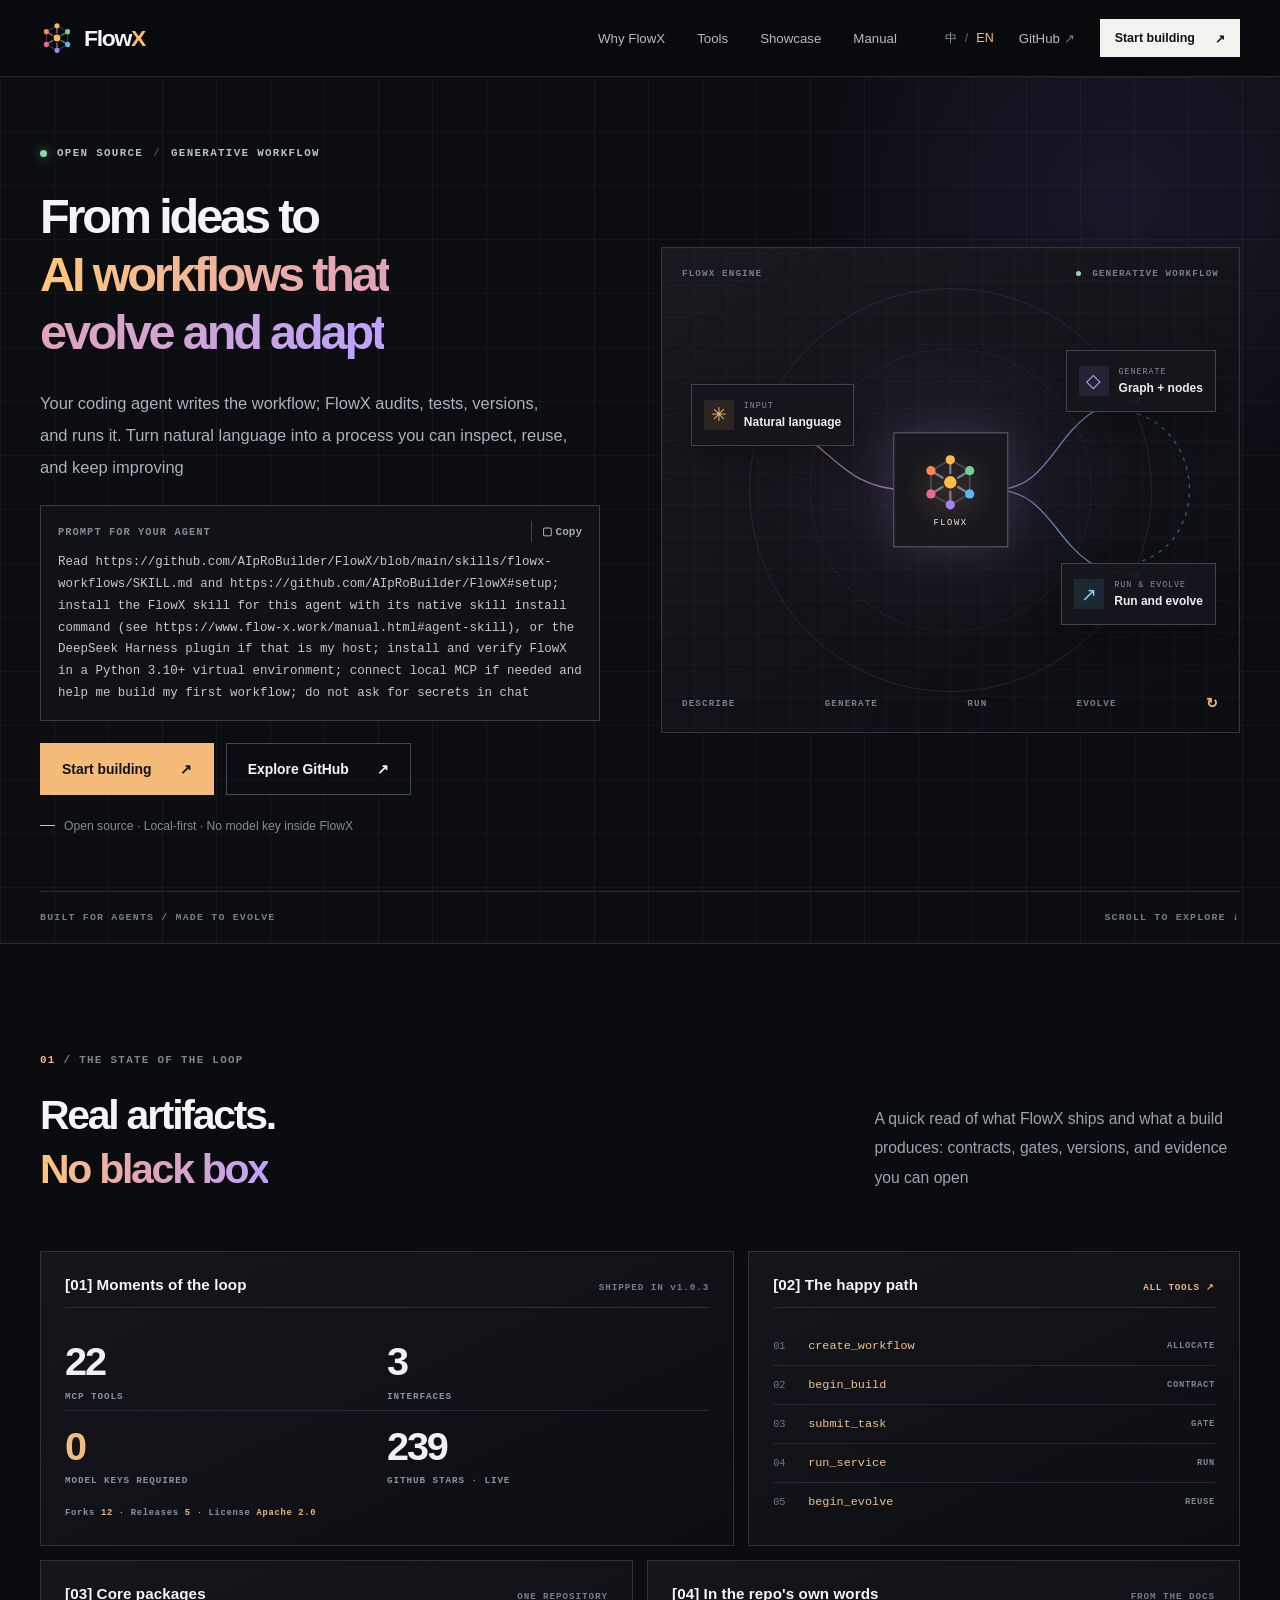
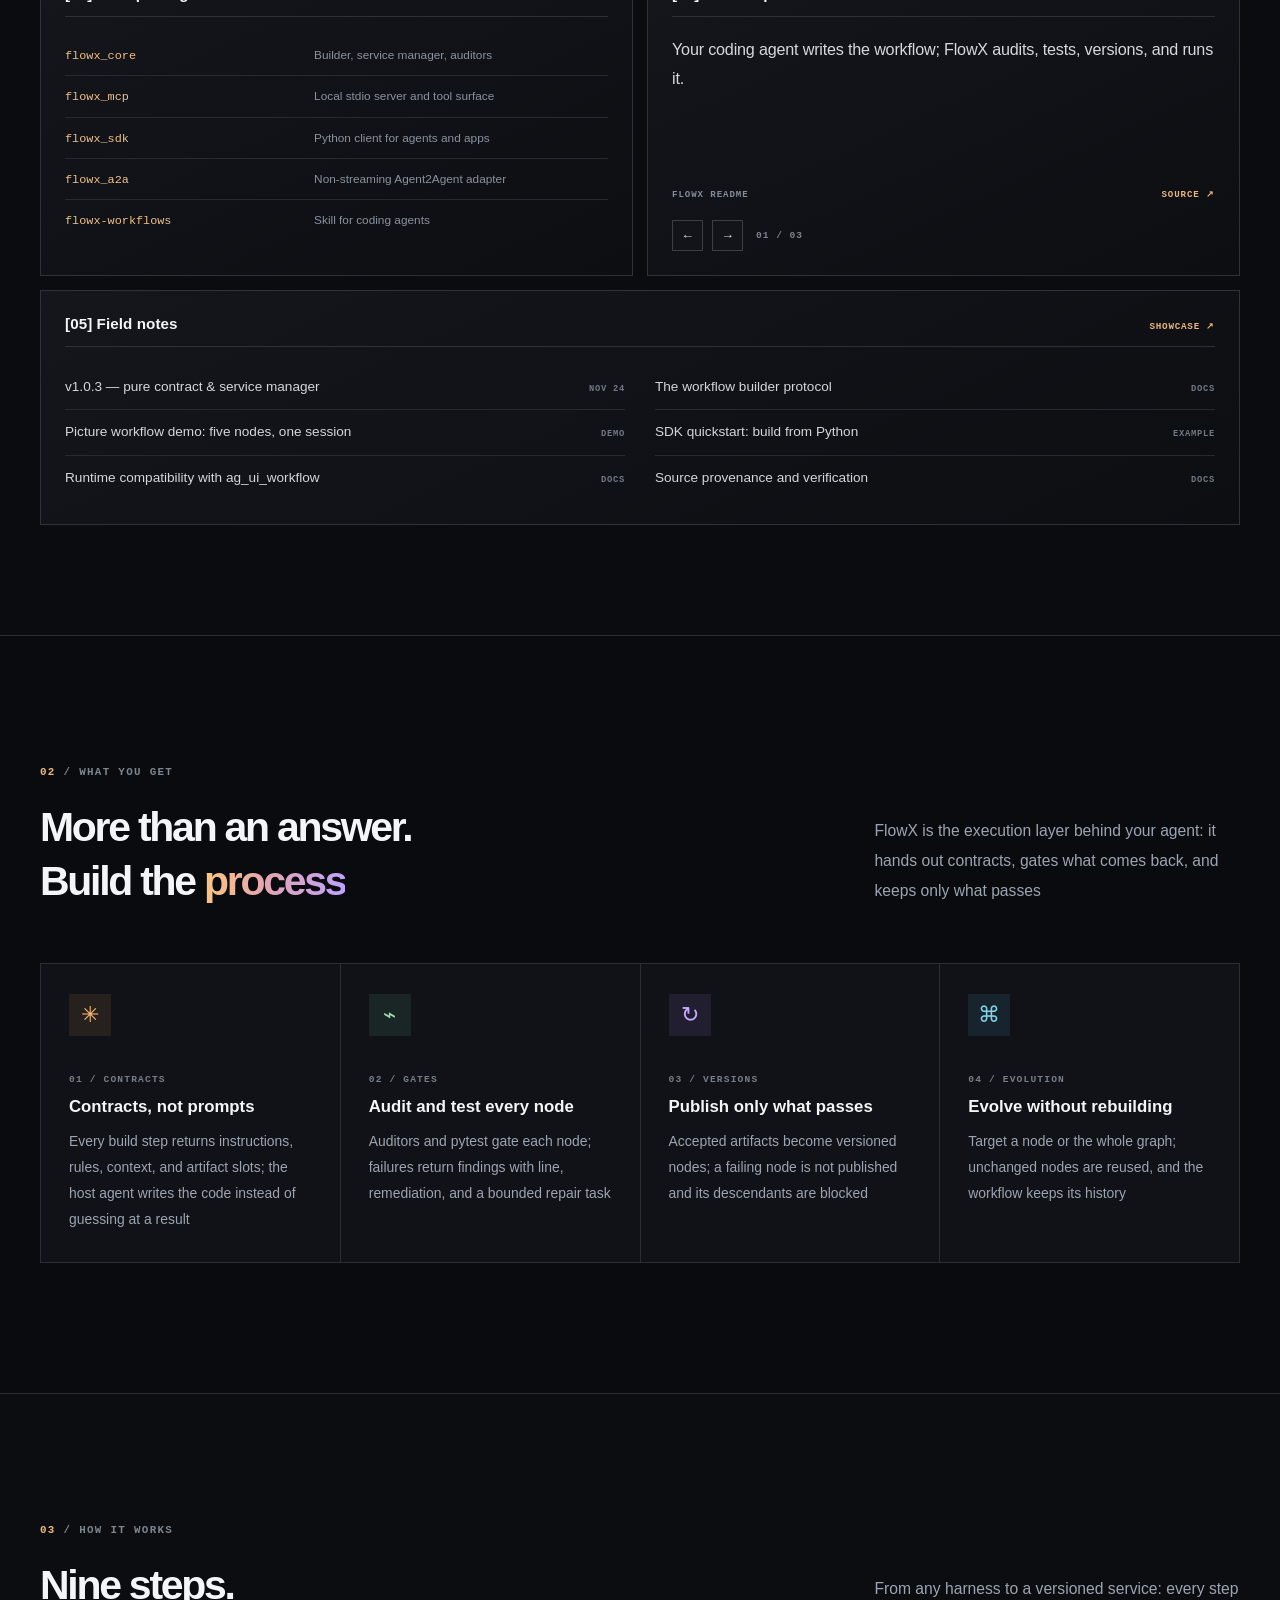
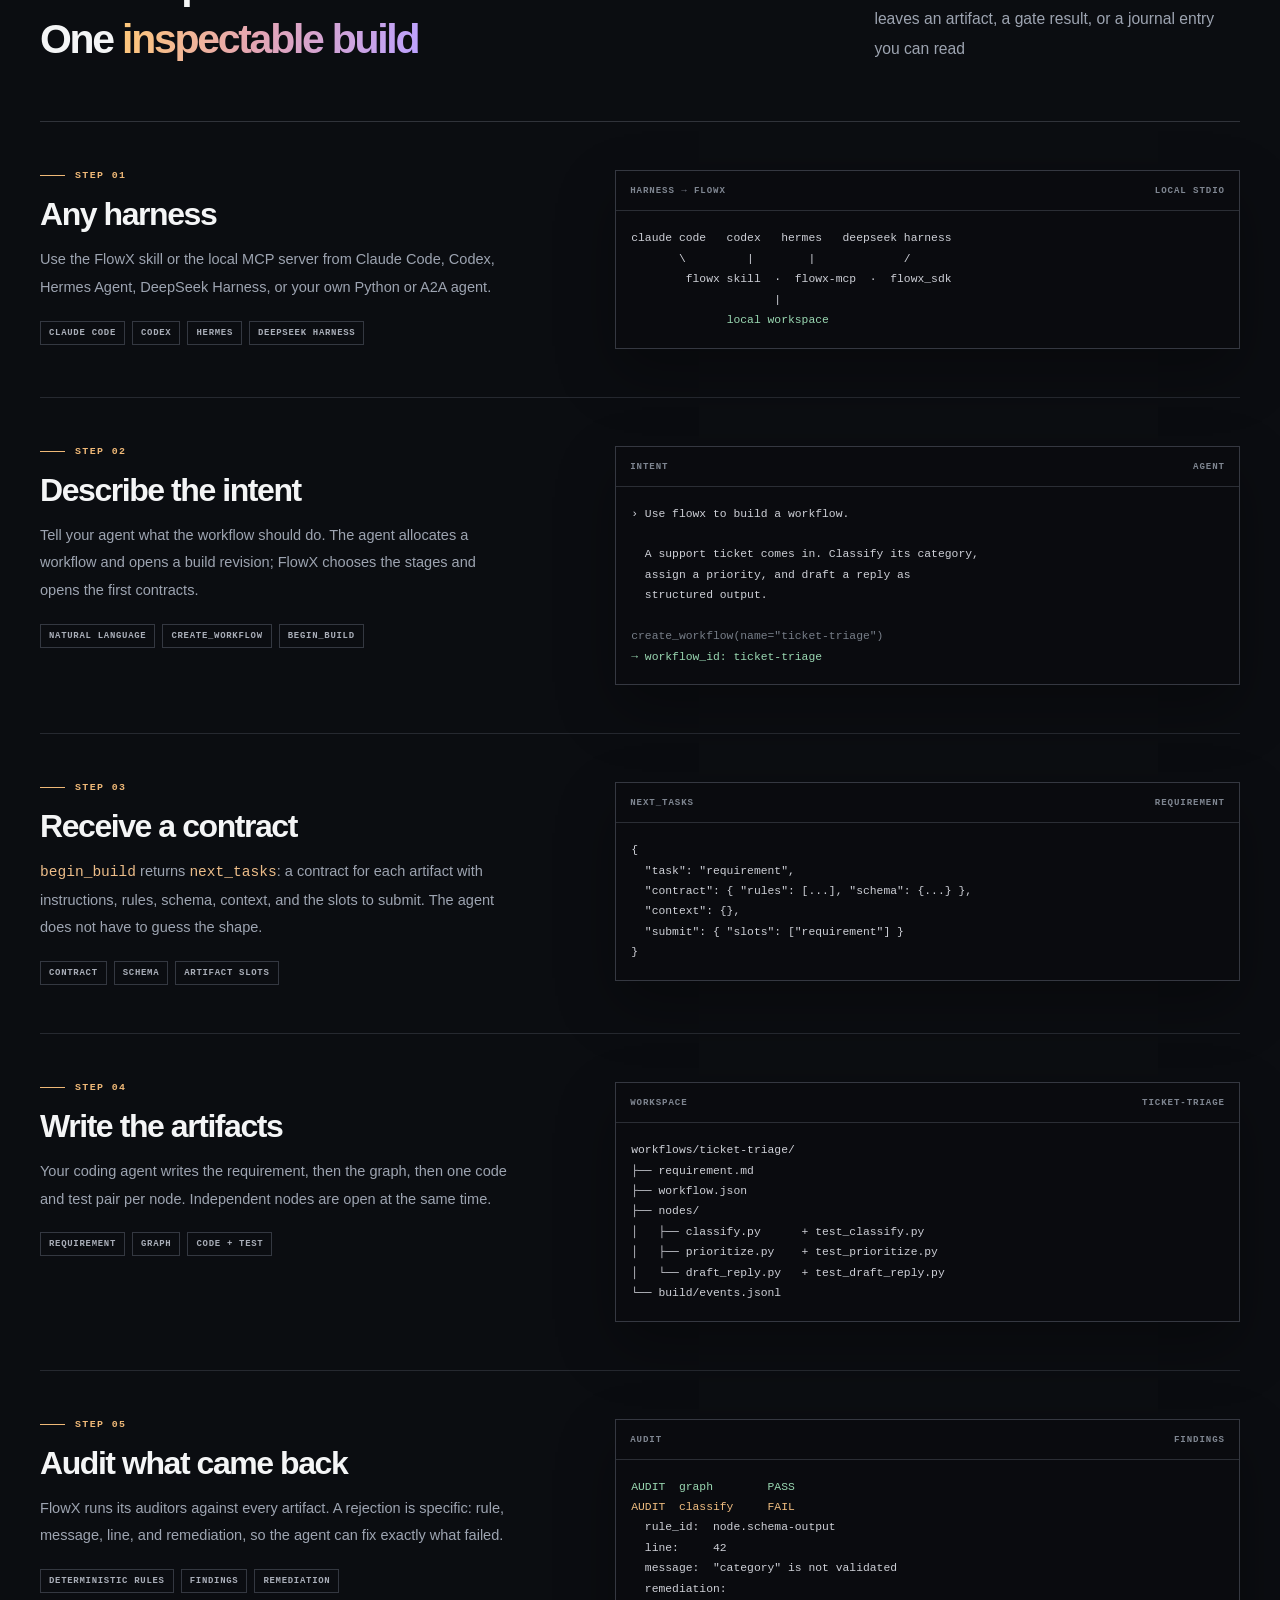
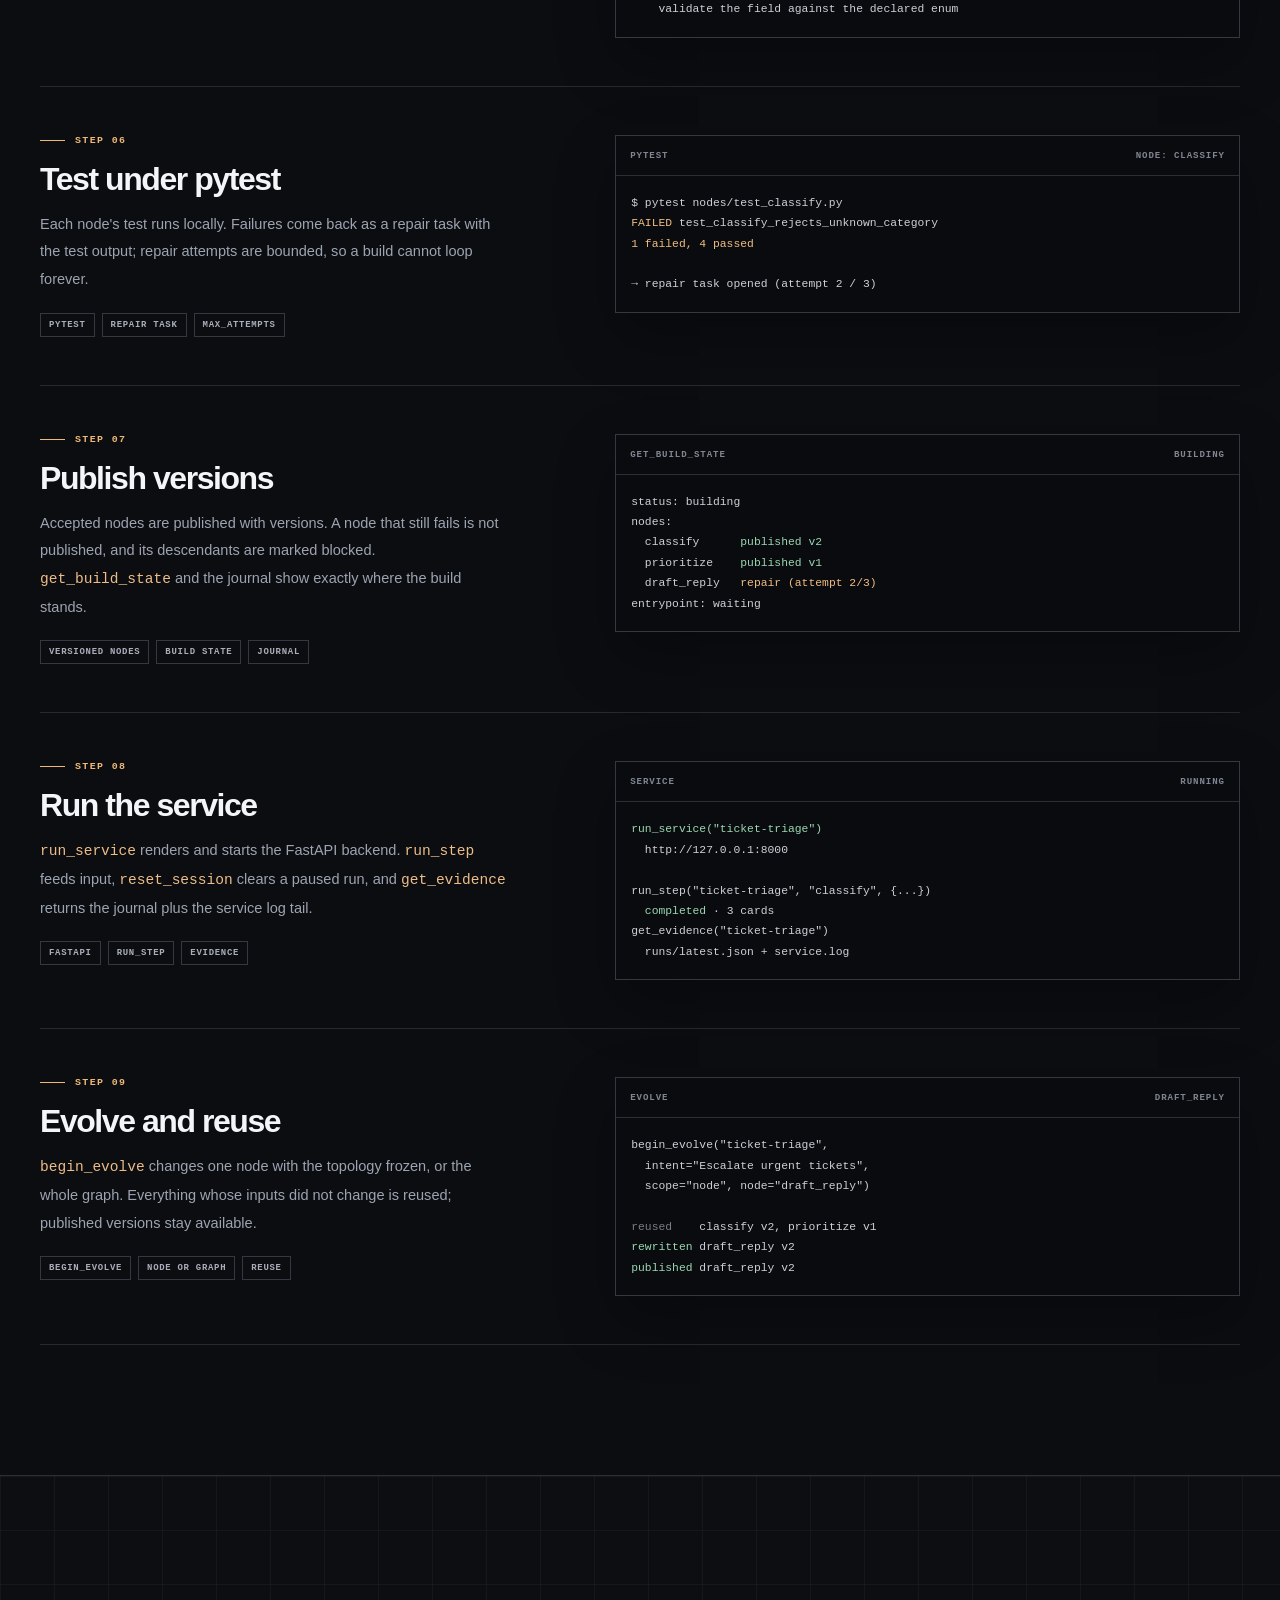
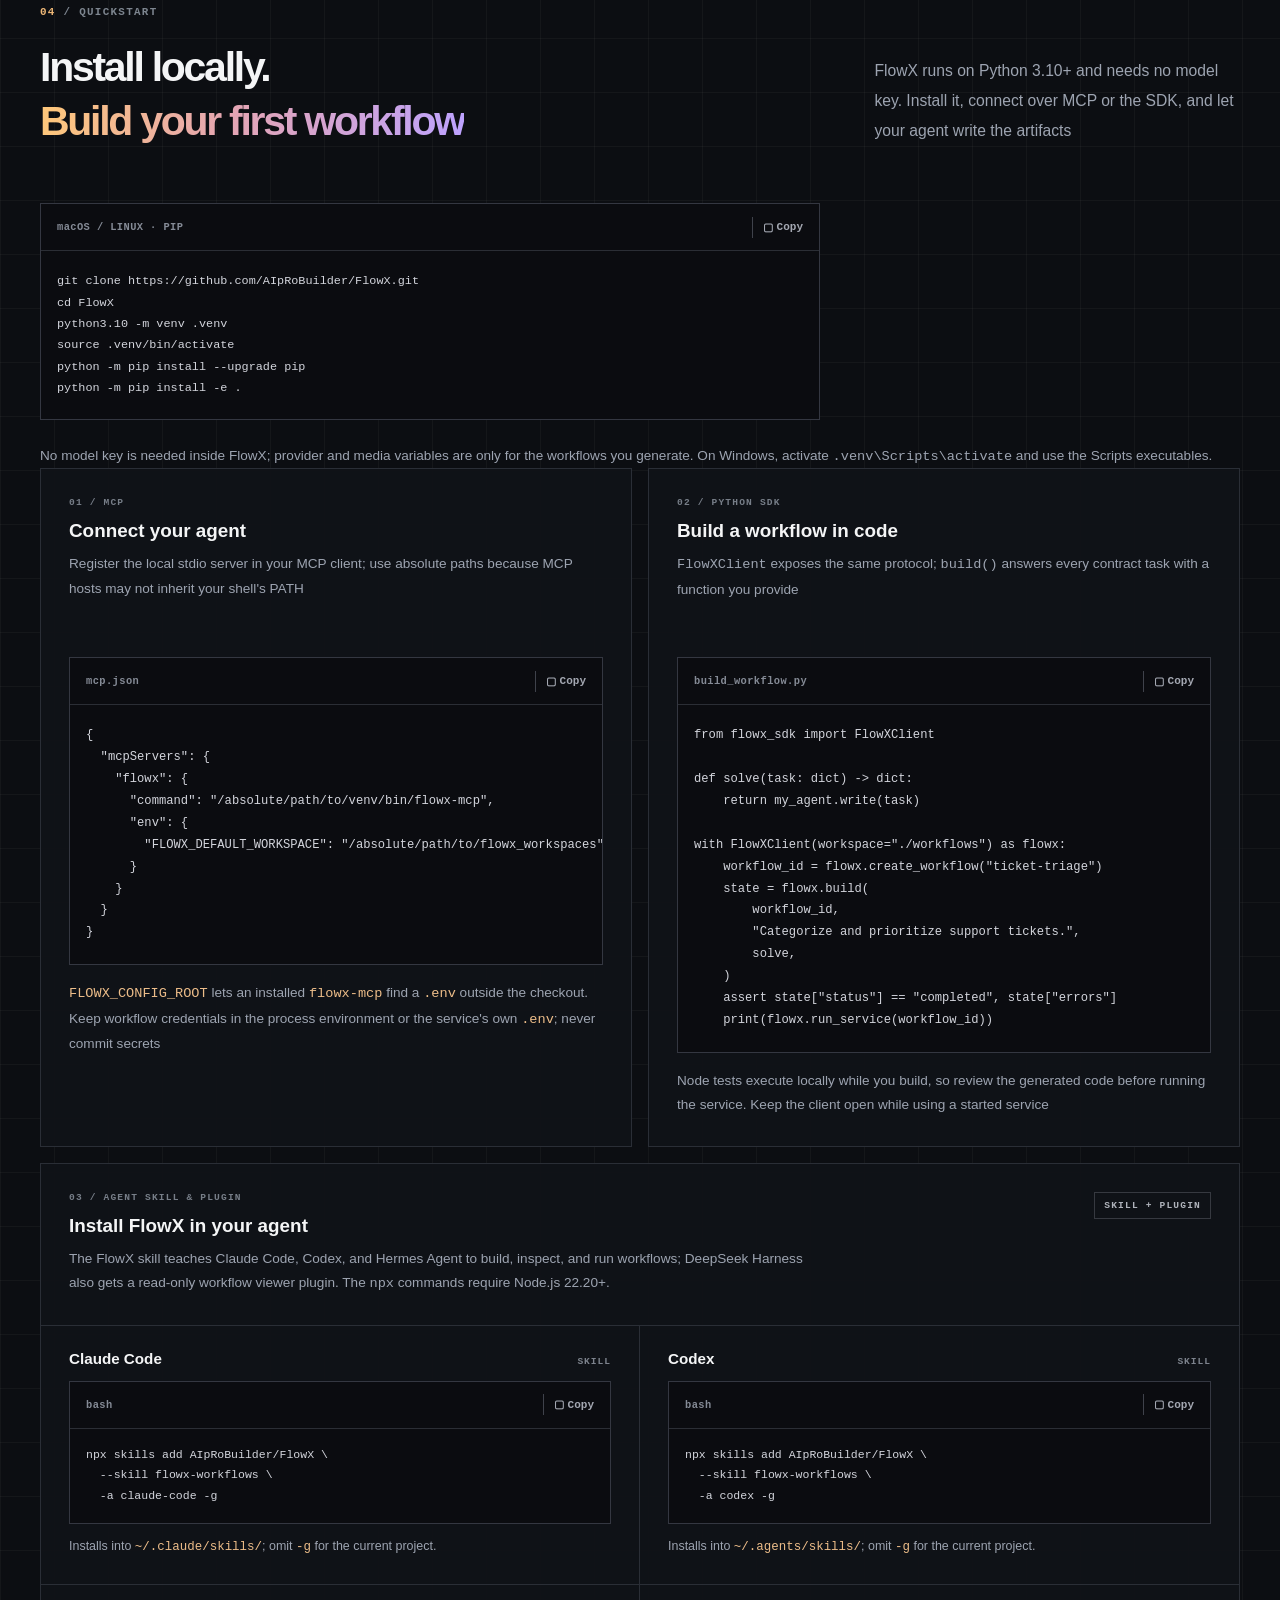
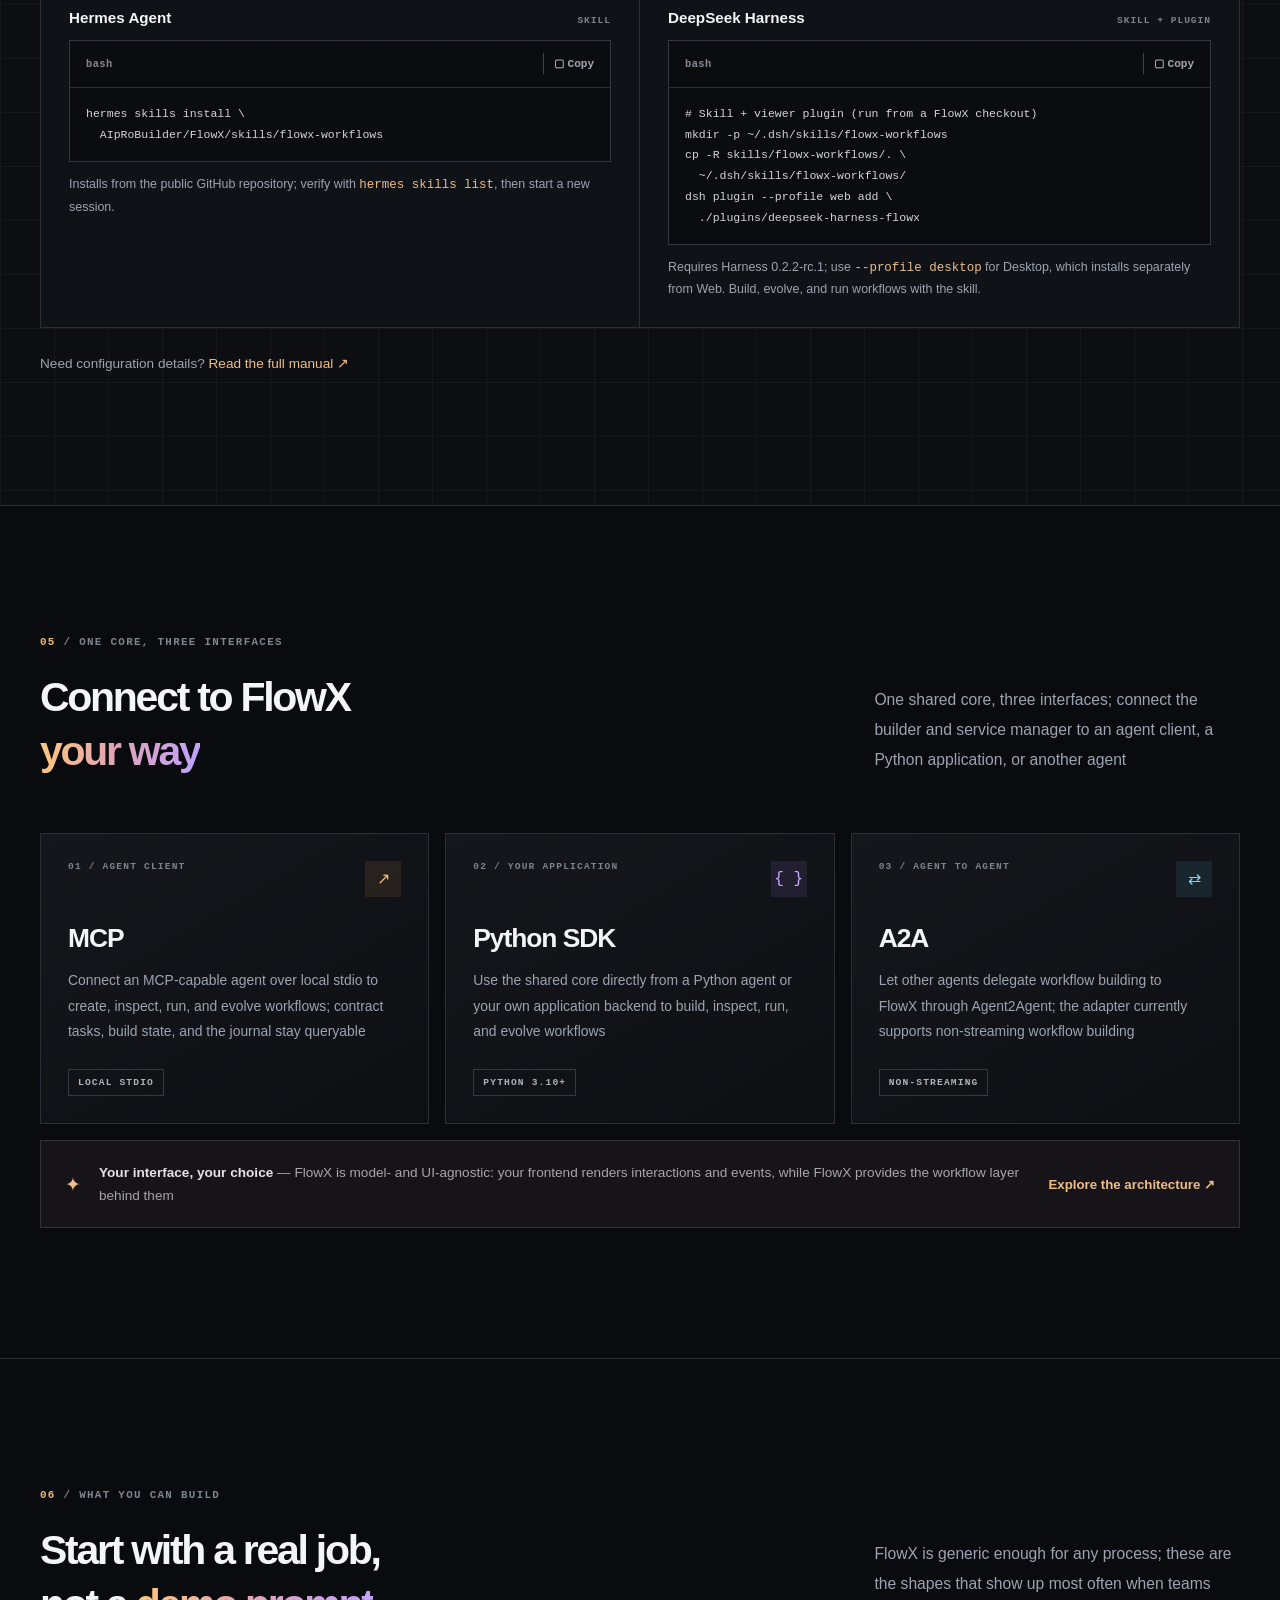
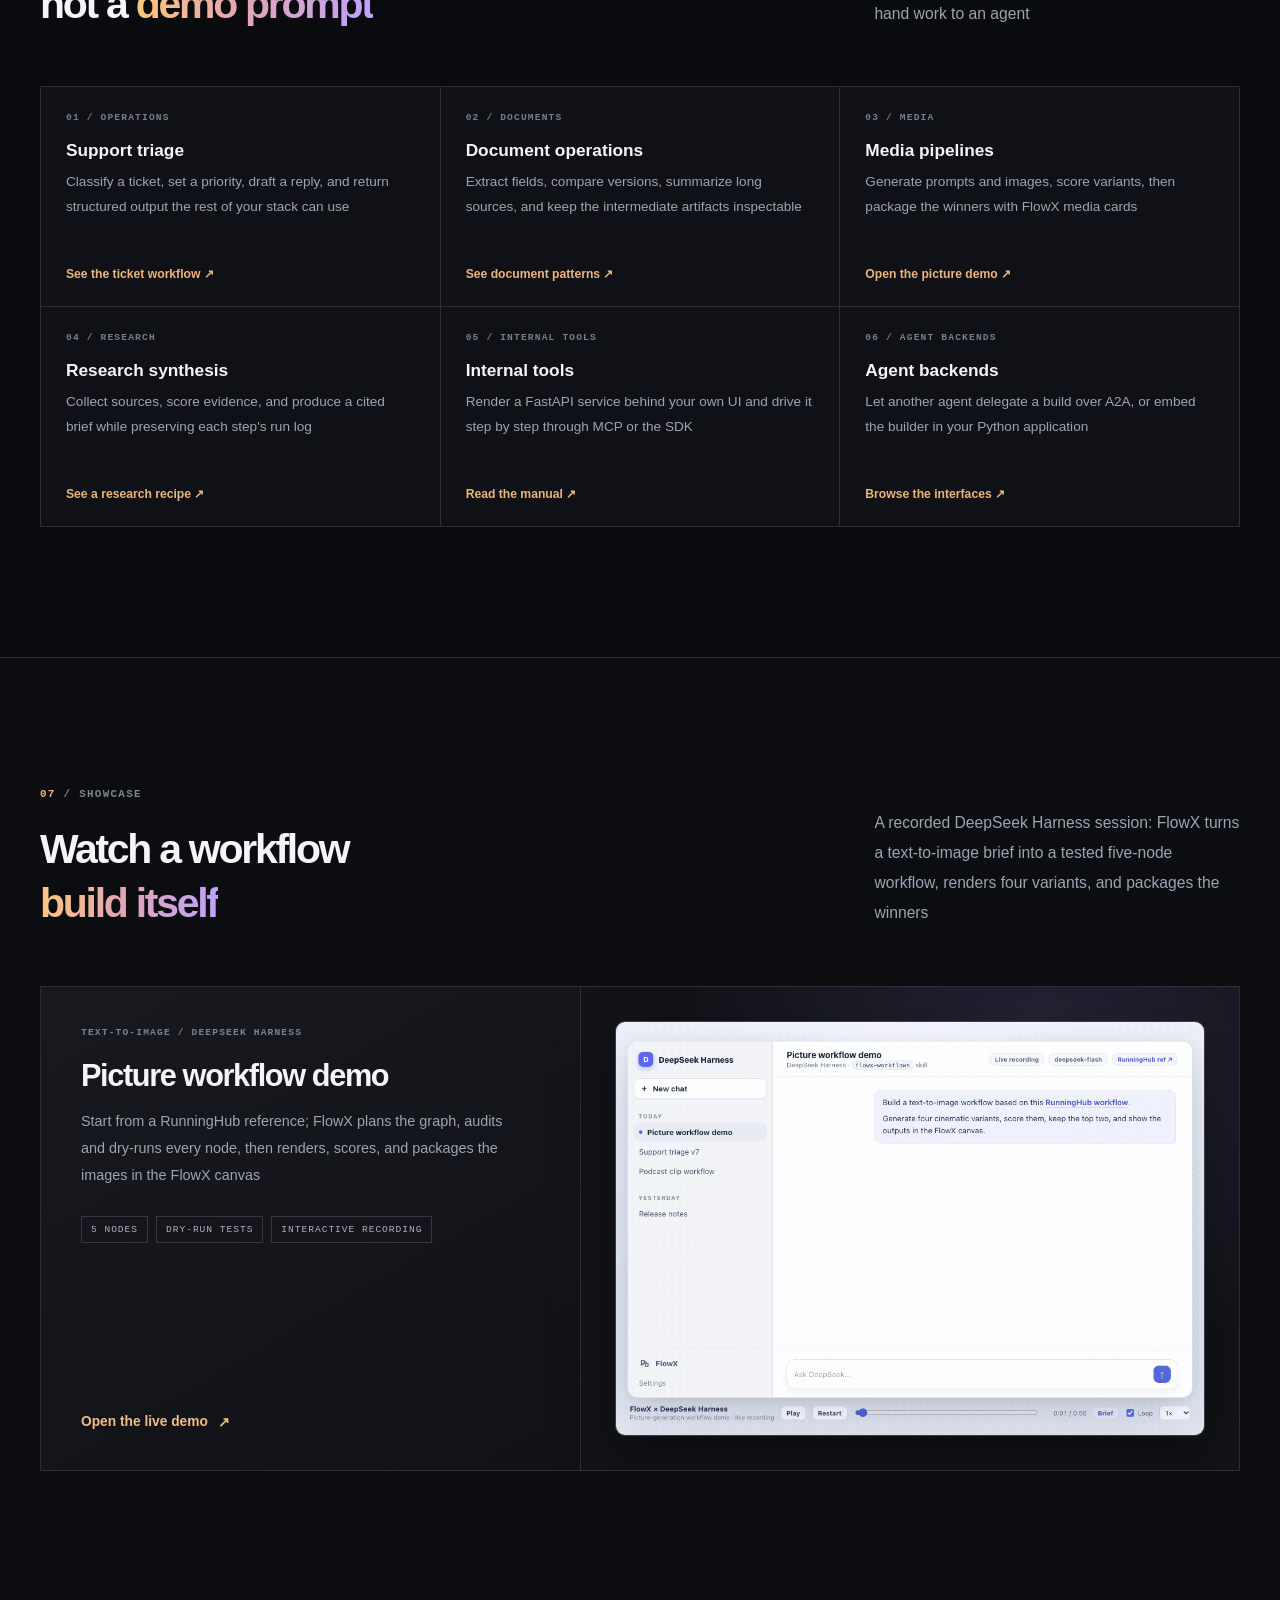
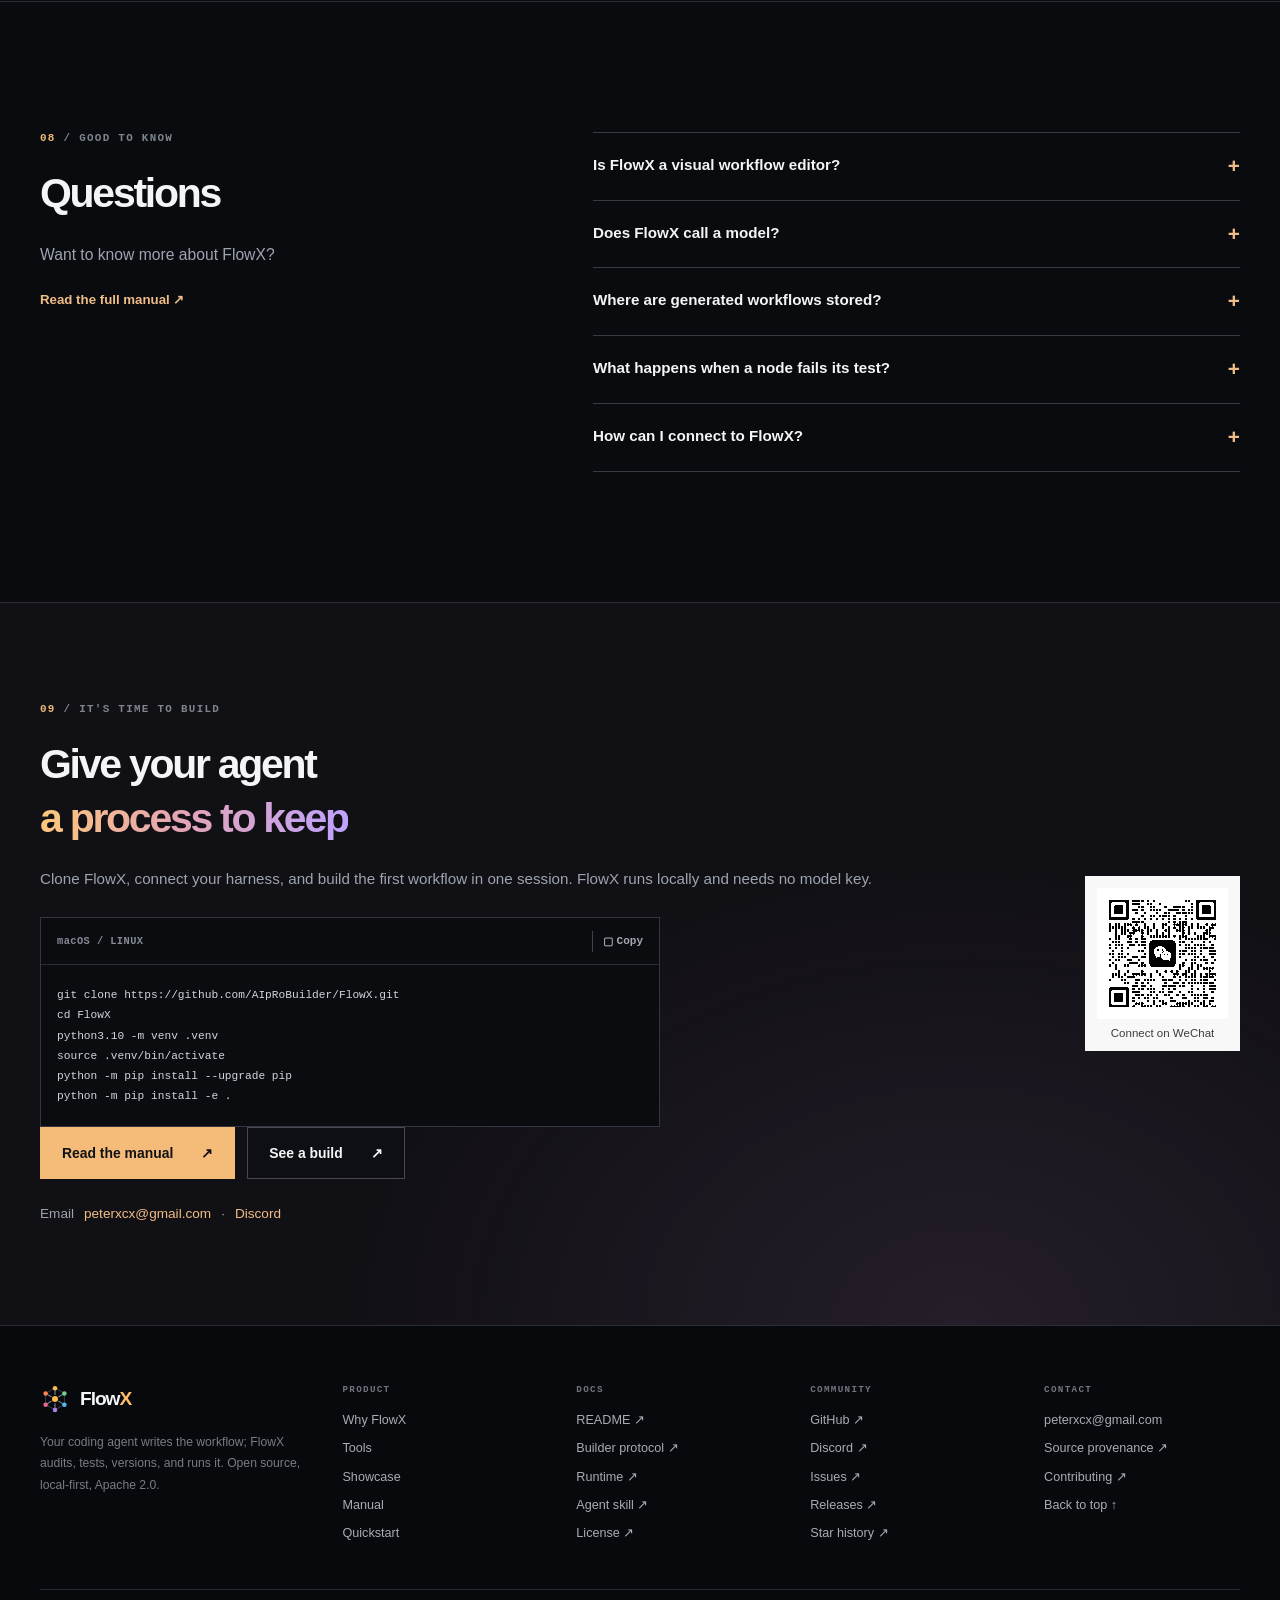
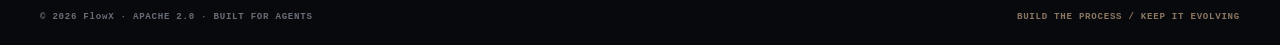
<file: index.html>
<!DOCTYPE html>
<html lang="en">
  <head>
    <meta charset="UTF-8" />
    <meta name="viewport" content="width=device-width, initial-scale=1.0" />
    <meta name="theme-color" content="#090b0f" />
    <meta name="google-site-verification" content="z1j2lOwTCyCSmdxdT_rCZAdQoIIs76KouPiEtdd7D3k" />
    <meta name="baidu-site-verification" content="codeva-i7WjuOg6xc" />
    <meta name="yandex-verification" content="f1fecc89b8e0a217" />
    <title>FlowX | Generative Workflows for AI Agents</title>
    <meta name="description" content="FlowX is an open-source workflow builder and service manager for AI agents: your coding agent writes the workflow, FlowX audits, tests, versions, and runs it through MCP, the Python SDK, A2A, and agent skills for Claude Code, Codex, Hermes, and DeepSeek Harness" />
    <link rel="canonical" href="https://www.flow-x.work/" />
    <link rel="alternate" hreflang="en" href="https://www.flow-x.work/" />
    <link rel="alternate" hreflang="zh-CN" href="https://www.flow-x.work/index.zh-CN.html" />
    <link rel="alternate" hreflang="x-default" href="https://www.flow-x.work/" />
    <meta property="og:type" content="website" />
    <meta property="og:site_name" content="FlowX" />
    <meta property="og:url" content="https://www.flow-x.work/" />
    <meta property="og:locale" content="en_US" />
    <meta property="og:locale:alternate" content="zh_CN" />
    <meta property="og:title" content="FlowX | Generative Workflows for AI Agents" />
    <meta property="og:description" content="Your coding agent writes the workflow; FlowX audits, tests, versions, and runs it. Install the skill or plugin for Claude Code, Codex, Hermes, and DeepSeek Harness." />
    <meta property="og:image" content="https://www.flow-x.work/assets/social-card.png" />
    <meta property="og:image:type" content="image/png" />
    <meta property="og:image:width" content="1200" />
    <meta property="og:image:height" content="630" />
    <meta property="og:image:alt" content="FlowX: build the process and keep it evolving" />
    <meta name="twitter:card" content="summary_large_image" />
    <meta name="twitter:title" content="FlowX | Generative Workflows for AI Agents" />
    <meta name="twitter:description" content="Your coding agent writes the workflow; FlowX audits, tests, versions, and runs it. Install the skill or plugin for Claude Code, Codex, Hermes, and DeepSeek Harness." />
    <meta name="twitter:image" content="https://www.flow-x.work/assets/social-card.png" />
    <meta name="twitter:image:alt" content="FlowX: build the process and keep it evolving" />
    <script type="application/ld+json">
      {
        "@context": "https://schema.org",
        "@type": "SoftwareSourceCode",
        "name": "FlowX",
        "description": "An open-source workflow builder and service manager for AI agents: contracts, audits, tests, versions, and a local FastAPI runtime, with MCP, Python SDK, A2A, agent skills, and DeepSeek Harness plugins",
        "url": "https://www.flow-x.work/",
        "codeRepository": "https://github.com/AIpRoBuilder/FlowX",
        "programmingLanguage": "Python",
        "license": "https://github.com/AIpRoBuilder/FlowX/blob/main/LICENSE",
        "inLanguage": "en"
      }
    </script>
    <link rel="icon" type="image/svg+xml" href="assets/flowx-mark.svg" />
    <link rel="stylesheet" href="styles.css" />
    <script src="assets/site.js" defer></script>
  </head>
  <body>
    <a class="skip-link" href="#main">Skip to main content</a>

    <header class="site-header">
      <div class="header-inner container">
        <a class="brand" href="#top" aria-label="FlowX home">
          <img src="assets/flowx-mark.svg" alt="" width="34" height="34" />
          <span>Flow<span class="brand-x">X</span></span>
        </a>

        <nav class="desktop-nav" aria-label="Main navigation">
          <a href="why.html">Why FlowX</a>
          <a href="tools.html">Tools</a>
          <a href="showcase.html">Showcase</a>
          <a href="manual.html">Manual</a>
        </nav>

        <div class="header-actions">
          <nav class="language-switch" aria-label="Choose language">
            <a href="index.zh-CN.html" lang="zh-CN" hreflang="zh-CN">中</a><span aria-hidden="true">/</span><a href="index.html" lang="en" hreflang="en" aria-current="page">EN</a>
          </nav>
          <a class="header-github" href="https://github.com/AIpRoBuilder/FlowX" target="_blank" rel="noopener noreferrer">GitHub <span aria-hidden="true">↗</span></a>
          <a class="button button-small button-light" href="#quickstart">Start building <span aria-hidden="true">↗</span></a>
        </div>

        <details class="mobile-menu">
          <summary aria-label="Open navigation menu"><span></span><span></span></summary>
          <nav aria-label="Mobile navigation">
            <a href="why.html">Why FlowX</a>
            <a href="tools.html">Tools</a>
            <a href="showcase.html">Showcase</a>
            <a href="manual.html">Manual</a>
            <a href="#quickstart">Quickstart</a>
            <a href="#faq">FAQ</a>
            <a href="#get-started">Get started</a>
            <a href="https://github.com/AIpRoBuilder/FlowX" target="_blank" rel="noopener noreferrer">GitHub ↗</a>
            <div class="mobile-languages" aria-label="Choose language"><a href="index.zh-CN.html" lang="zh-CN" hreflang="zh-CN">简体中文 ↗</a><a href="index.html" lang="en" hreflang="en" aria-current="page">English</a></div>
          </nav>
        </details>
      </div>
    </header>

    <main id="main">
      <section class="hero grid-surface" id="top">
        <div class="hero-inner container">
          <div class="hero-copy">
            <p class="hero-kicker"><span class="status-dot"></span> OPEN SOURCE <span class="kicker-divider">/</span> GENERATIVE WORKFLOW</p>
            <h1>From ideas to<br /><span>AI workflows that<br />evolve and adapt</span></h1>
            <p class="hero-description">Your coding agent writes the workflow; FlowX audits, tests, versions, and runs it. Turn natural language into a process you can inspect, reuse, and keep improving</p>
            <div class="agent-prompt">
              <div class="prompt-header"><span>PROMPT FOR YOUR AGENT</span><button type="button" class="copy-button" data-copy-target="agent-prompt" data-copied="Copied" data-failed="Copy manually" aria-label="Copy the agent installation prompt"><span aria-hidden="true">▢</span> <span class="copy-label">Copy</span></button></div>
              <p id="agent-prompt">Read https://github.com/AIpRoBuilder/FlowX/blob/main/skills/flowx-workflows/SKILL.md and https://github.com/AIpRoBuilder/FlowX#setup; install the FlowX skill for this agent with its native skill install command (see https://www.flow-x.work/manual.html#agent-skill), or the DeepSeek Harness plugin if that is my host; install and verify FlowX in a Python 3.10+ virtual environment; connect local MCP if needed and help me build my first workflow; do not ask for secrets in chat</p>
              <span class="copy-result" role="status" aria-live="polite"></span>
            </div>
            <div class="hero-actions">
              <a class="button button-primary" href="#quickstart">Start building <span aria-hidden="true">↗</span></a>
              <a class="button button-outline" href="https://github.com/AIpRoBuilder/FlowX" target="_blank" rel="noopener noreferrer">Explore GitHub <span aria-hidden="true">↗</span></a>
            </div>
            <p class="hero-note"><span></span> Open source · Local-first · No model key inside FlowX</p>
          </div>

          <div class="hero-visual" role="img" aria-label="FlowX workflow diagram: natural language intent becomes a workflow graph and nodes that are audited, tested, run, and evolved">
            <div class="visual-topline"><span>FLOWX ENGINE</span><span><i></i> GENERATIVE WORKFLOW</span></div>
            <div class="visual-orbit orbit-outer"></div>
            <div class="visual-orbit orbit-inner"></div>
            <svg class="visual-lines" viewBox="0 0 620 520" fill="none" aria-hidden="true">
              <defs>
                <linearGradient id="lineGradient" x1="60" y1="150" x2="560" y2="370" gradientUnits="userSpaceOnUse">
                  <stop stop-color="#ffb84d" /><stop offset=".48" stop-color="#ae87ff" /><stop offset="1" stop-color="#52d9dd" />
                </linearGradient>
              </defs>
              <path d="M111 191 C177 191 183 260 263 260" />
              <path d="M357 260 C430 260 421 164 511 164" />
              <path d="M357 260 C430 260 421 352 511 352" />
              <path class="line-dashed" d="M511 178 C587 205 584 318 511 338" />
              <circle cx="111" cy="191" r="4" /><circle cx="511" cy="164" r="4" /><circle cx="511" cy="352" r="4" />
            </svg>
            <div class="visual-node node-intent"><span class="node-icon node-icon-orange">✳</span><span><small>INPUT</small><strong>Natural language</strong></span></div>
            <div class="visual-center"><div class="center-glow"></div><img src="assets/flowx-mark.svg" alt="" width="76" height="76" /><span>FLOWX</span></div>
            <div class="visual-node node-graph"><span class="node-icon node-icon-purple">◇</span><span><small>GENERATE</small><strong>Graph + nodes</strong></span></div>
            <div class="visual-node node-runtime"><span class="node-icon node-icon-cyan">↗</span><span><small>RUN &amp; EVOLVE</small><strong>Run and evolve</strong></span></div>
            <div class="visual-bottomline"><span>DESCRIBE</span><span>GENERATE</span><span>RUN</span><span>EVOLVE</span><span>↻</span></div>
          </div>
        </div>
        <div class="hero-bottom container"><span>BUILT FOR AGENTS / MADE TO EVOLVE</span><span>SCROLL TO EXPLORE <span aria-hidden="true">↓</span></span></div>
      </section>

      <section class="section signals-section" id="signals">
        <div class="container">
          <div class="section-intro split-intro">
            <div><p class="eyebrow"><span>01</span> / THE STATE OF THE LOOP</p><h2>Real artifacts.<br /><span class="text-gradient">No black box</span></h2></div>
            <p class="section-lead">A quick read of what FlowX ships and what a build produces: contracts, gates, versions, and evidence you can open</p>
          </div>
          <div class="signal-grid">
            <article class="signal-panel signal-span-7">
              <div class="signal-head"><h3>[01] Moments of the loop</h3><span>SHIPPED IN v1.0.3</span></div>
              <div class="metric-grid">
                <div class="metric"><strong>22</strong><span>MCP TOOLS</span></div>
                <div class="metric"><strong>3</strong><span>INTERFACES</span></div>
                <div class="metric"><strong><em>0</em></strong><span>MODEL KEYS REQUIRED</span></div>
                <div class="metric"><strong data-github-stat="stargazers_count">239</strong><span>GITHUB STARS · LIVE</span></div>
              </div>
              <p class="live-stat signal-footnote">Forks <b data-github-stat="forks_count">12</b> · Releases <b>5</b> · License <b>Apache 2.0</b></p>
            </article>
            <article class="signal-panel signal-span-5">
              <div class="signal-head"><h3>[02] The happy path</h3><a href="tools.html">ALL TOOLS ↗</a></div>
              <ol class="rank-list">
                <li class="rank-row"><span>01</span><code>create_workflow</code><small>ALLOCATE</small></li>
                <li class="rank-row"><span>02</span><code>begin_build</code><small>CONTRACT</small></li>
                <li class="rank-row"><span>03</span><code>submit_task</code><small>GATE</small></li>
                <li class="rank-row"><span>04</span><code>run_service</code><small>RUN</small></li>
                <li class="rank-row"><span>05</span><code>begin_evolve</code><small>REUSE</small></li>
              </ol>
            </article>
            <article class="signal-panel signal-span-6">
              <div class="signal-head"><h3>[03] Core packages</h3><span>ONE REPOSITORY</span></div>
              <ul class="package-list">
                <li class="package-row"><code>flowx_core</code><span>Builder, service manager, auditors</span></li>
                <li class="package-row"><code>flowx_mcp</code><span>Local stdio server and tool surface</span></li>
                <li class="package-row"><code>flowx_sdk</code><span>Python client for agents and apps</span></li>
                <li class="package-row"><code>flowx_a2a</code><span>Non-streaming Agent2Agent adapter</span></li>
                <li class="package-row"><code>flowx-workflows</code><span>Skill for coding agents</span></li>
              </ul>
            </article>
            <article class="signal-panel signal-span-6" data-quote-carousel>
              <div class="signal-head"><h3>[04] In the repo's own words</h3><span>FROM THE DOCS</span></div>
              <div class="quote-carousel">
                <figure class="quote-slide" data-quote-slide>
                  <blockquote>Your coding agent writes the workflow; FlowX audits, tests, versions, and runs it.</blockquote>
                  <figcaption class="quote-source"><span>FLOWX README</span><a href="https://github.com/AIpRoBuilder/FlowX#readme" target="_blank" rel="noopener noreferrer">SOURCE ↗</a></figcaption>
                </figure>
                <figure class="quote-slide" data-quote-slide hidden>
                  <blockquote>Contracts, not prompts: each build step returns a packet with the contract, rules, context, and artifact slots; the host agent writes the code.</blockquote>
                  <figcaption class="quote-source"><span>KEY FEATURES</span><a href="https://github.com/AIpRoBuilder/FlowX#key-features" target="_blank" rel="noopener noreferrer">SOURCE ↗</a></figcaption>
                </figure>
                <figure class="quote-slide" data-quote-slide hidden>
                  <blockquote>FlowX is two entities behind three agent-facing interfaces.</blockquote>
                  <figcaption class="quote-source"><span>ARCHITECTURE</span><a href="https://github.com/AIpRoBuilder/FlowX#architecture" target="_blank" rel="noopener noreferrer">SOURCE ↗</a></figcaption>
                </figure>
                <div class="quote-controls">
                  <button type="button" data-quote-prev aria-label="Previous quote">←</button>
                  <button type="button" data-quote-next aria-label="Next quote">→</button>
                  <span class="quote-counter" data-quote-counter>01 / 03</span>
                </div>
              </div>
            </article>
            <article class="signal-panel signal-span-12">
              <div class="signal-head"><h3>[05] Field notes</h3><a href="showcase.html">SHOWCASE ↗</a></div>
              <ul class="feed-mini">
                <li><a href="https://github.com/AIpRoBuilder/FlowX/releases/tag/v1.0.3" target="_blank" rel="noopener noreferrer"><span>v1.0.3 — pure contract &amp; service manager</span><small>NOV 24</small></a></li>
                <li><a href="https://github.com/AIpRoBuilder/FlowX/blob/main/docs/DYNAMIC_WORKFLOW.md" target="_blank" rel="noopener noreferrer"><span>The workflow builder protocol</span><small>DOCS</small></a></li>
                <li><a href="assets/picture-workflow-demo.html"><span>Picture workflow demo: five nodes, one session</span><small>DEMO</small></a></li>
                <li><a href="https://github.com/AIpRoBuilder/FlowX/blob/main/examples/sdk_quickstart.py" target="_blank" rel="noopener noreferrer"><span>SDK quickstart: build from Python</span><small>EXAMPLE</small></a></li>
                <li><a href="https://github.com/AIpRoBuilder/FlowX/blob/main/docs/RUNTIME.md" target="_blank" rel="noopener noreferrer"><span>Runtime compatibility with ag_ui_workflow</span><small>DOCS</small></a></li>
                <li><a href="https://github.com/AIpRoBuilder/FlowX/blob/main/docs/PROVENANCE.md" target="_blank" rel="noopener noreferrer"><span>Source provenance and verification</span><small>DOCS</small></a></li>
              </ul>
            </article>
          </div>
        </div>
      </section>

      <section class="section capabilities" id="features">
        <div class="container">
          <div class="section-intro split-intro">
            <div><p class="eyebrow"><span>02</span> / WHAT YOU GET</p><h2>More than an answer.<br />Build the <span class="text-gradient">process</span></h2></div>
            <p class="section-lead">FlowX is the execution layer behind your agent: it hands out contracts, gates what comes back, and keeps only what passes</p>
          </div>
          <div class="feature-grid">
            <article class="feature-card"><div class="feature-icon icon-orange" aria-hidden="true">✳</div><span class="card-index">01 / CONTRACTS</span><h3>Contracts, not prompts</h3><p>Every build step returns instructions, rules, context, and artifact slots; the host agent writes the code instead of guessing at a result</p></article>
            <article class="feature-card"><div class="feature-icon icon-green" aria-hidden="true">⌁</div><span class="card-index">02 / GATES</span><h3>Audit and test every node</h3><p>Auditors and pytest gate each node; failures return findings with line, remediation, and a bounded repair task</p></article>
            <article class="feature-card"><div class="feature-icon icon-purple" aria-hidden="true">↻</div><span class="card-index">03 / VERSIONS</span><h3>Publish only what passes</h3><p>Accepted artifacts become versioned nodes; a failing node is not published and its descendants are blocked</p></article>
            <article class="feature-card"><div class="feature-icon icon-blue" aria-hidden="true">⌘</div><span class="card-index">04 / EVOLUTION</span><h3>Evolve without rebuilding</h3><p>Target a node or the whole graph; unchanged nodes are reused, and the workflow keeps its history</p></article>
          </div>
        </div>
      </section>

      <section class="section ladder-section grid-surface" id="how-it-works">
        <div class="container">
          <div class="section-intro split-intro">
            <div><p class="eyebrow"><span>03</span> / HOW IT WORKS</p><h2>Nine steps.<br />One <span class="text-gradient">inspectable build</span></h2></div>
            <p class="section-lead">From any harness to a versioned service: every step leaves an artifact, a gate result, or a journal entry you can read</p>
          </div>
          <div class="ladder">
            <article class="ladder-step">
              <div class="ladder-copy">
                <span class="ladder-index">STEP 01</span>
                <h3>Any harness</h3>
                <p>Use the FlowX skill or the local MCP server from Claude Code, Codex, Hermes Agent, DeepSeek Harness, or your own Python or A2A agent.</p>
                <div class="ladder-tags"><span>CLAUDE CODE</span><span>CODEX</span><span>HERMES</span><span>DEEPSEEK HARNESS</span></div>
              </div>
              <div class="ladder-mock" aria-hidden="true">
                <div class="mock-header"><span>HARNESS → FLOWX</span><span>LOCAL STDIO</span></div>
                <pre>claude code   codex   hermes   deepseek harness
       \         |        |             /
        flowx skill  ·  flowx-mcp  ·  flowx_sdk
                     |
              <span class="mock-ok">local workspace</span></pre>
              </div>
            </article>
            <article class="ladder-step">
              <div class="ladder-copy">
                <span class="ladder-index">STEP 02</span>
                <h3>Describe the intent</h3>
                <p>Tell your agent what the workflow should do. The agent allocates a workflow and opens a build revision; FlowX chooses the stages and opens the first contracts.</p>
                <div class="ladder-tags"><span>NATURAL LANGUAGE</span><span>CREATE_WORKFLOW</span><span>BEGIN_BUILD</span></div>
              </div>
              <div class="ladder-mock" aria-hidden="true">
                <div class="mock-header"><span>INTENT</span><span>AGENT</span></div>
                <pre>› Use flowx to build a workflow.

  A support ticket comes in. Classify its category,
  assign a priority, and draft a reply as
  structured output.

<span class="mock-dim">create_workflow(name="ticket-triage")</span>
<span class="mock-ok">→ workflow_id: ticket-triage</span></pre>
              </div>
            </article>
            <article class="ladder-step">
              <div class="ladder-copy">
                <span class="ladder-index">STEP 03</span>
                <h3>Receive a contract</h3>
                <p><code>begin_build</code> returns <code>next_tasks</code>: a contract for each artifact with instructions, rules, schema, context, and the slots to submit. The agent does not have to guess the shape.</p>
                <div class="ladder-tags"><span>CONTRACT</span><span>SCHEMA</span><span>ARTIFACT SLOTS</span></div>
              </div>
              <div class="ladder-mock" aria-hidden="true">
                <div class="mock-header"><span>NEXT_TASKS</span><span>REQUIREMENT</span></div>
                <pre>{
  "task": "requirement",
  "contract": { "rules": [...], "schema": {...} },
  "context": {},
  "submit": { "slots": ["requirement"] }
}</pre>
              </div>
            </article>
            <article class="ladder-step">
              <div class="ladder-copy">
                <span class="ladder-index">STEP 04</span>
                <h3>Write the artifacts</h3>
                <p>Your coding agent writes the requirement, then the graph, then one code and test pair per node. Independent nodes are open at the same time.</p>
                <div class="ladder-tags"><span>REQUIREMENT</span><span>GRAPH</span><span>CODE + TEST</span></div>
              </div>
              <div class="ladder-mock" aria-hidden="true">
                <div class="mock-header"><span>WORKSPACE</span><span>TICKET-TRIAGE</span></div>
                <pre>workflows/ticket-triage/
├── requirement.md
├── workflow.json
├── nodes/
│   ├── classify.py      + test_classify.py
│   ├── prioritize.py    + test_prioritize.py
│   └── draft_reply.py   + test_draft_reply.py
└── build/events.jsonl</pre>
              </div>
            </article>
            <article class="ladder-step">
              <div class="ladder-copy">
                <span class="ladder-index">STEP 05</span>
                <h3>Audit what came back</h3>
                <p>FlowX runs its auditors against every artifact. A rejection is specific: rule, message, line, and remediation, so the agent can fix exactly what failed.</p>
                <div class="ladder-tags"><span>DETERMINISTIC RULES</span><span>FINDINGS</span><span>REMEDIATION</span></div>
              </div>
              <div class="ladder-mock" aria-hidden="true">
                <div class="mock-header"><span>AUDIT</span><span>FINDINGS</span></div>
                <pre><span class="mock-ok">AUDIT  graph        PASS</span>
<span class="mock-warn">AUDIT  classify     FAIL</span>
  rule_id:  node.schema-output
  line:     42
  message:  "category" is not validated
  remediation:
    validate the field against the declared enum</pre>
              </div>
            </article>
            <article class="ladder-step">
              <div class="ladder-copy">
                <span class="ladder-index">STEP 06</span>
                <h3>Test under pytest</h3>
                <p>Each node's test runs locally. Failures come back as a repair task with the test output; repair attempts are bounded, so a build cannot loop forever.</p>
                <div class="ladder-tags"><span>PYTEST</span><span>REPAIR TASK</span><span>MAX_ATTEMPTS</span></div>
              </div>
              <div class="ladder-mock" aria-hidden="true">
                <div class="mock-header"><span>PYTEST</span><span>NODE: CLASSIFY</span></div>
                <pre>$ pytest nodes/test_classify.py
<span class="mock-warn">FAILED</span> test_classify_rejects_unknown_category
<span class="mock-warn">1 failed, 4 passed</span>

→ repair task opened (attempt 2 / 3)</pre>
              </div>
            </article>
            <article class="ladder-step">
              <div class="ladder-copy">
                <span class="ladder-index">STEP 07</span>
                <h3>Publish versions</h3>
                <p>Accepted nodes are published with versions. A node that still fails is not published, and its descendants are marked blocked. <code>get_build_state</code> and the journal show exactly where the build stands.</p>
                <div class="ladder-tags"><span>VERSIONED NODES</span><span>BUILD STATE</span><span>JOURNAL</span></div>
              </div>
              <div class="ladder-mock" aria-hidden="true">
                <div class="mock-header"><span>GET_BUILD_STATE</span><span>BUILDING</span></div>
                <pre>status: building
nodes:
  classify      <span class="mock-ok">published v2</span>
  prioritize    <span class="mock-ok">published v1</span>
  draft_reply   <span class="mock-warn">repair (attempt 2/3)</span>
entrypoint: waiting</pre>
              </div>
            </article>
            <article class="ladder-step">
              <div class="ladder-copy">
                <span class="ladder-index">STEP 08</span>
                <h3>Run the service</h3>
                <p><code>run_service</code> renders and starts the FastAPI backend. <code>run_step</code> feeds input, <code>reset_session</code> clears a paused run, and <code>get_evidence</code> returns the journal plus the service log tail.</p>
                <div class="ladder-tags"><span>FASTAPI</span><span>RUN_STEP</span><span>EVIDENCE</span></div>
              </div>
              <div class="ladder-mock" aria-hidden="true">
                <div class="mock-header"><span>SERVICE</span><span>RUNNING</span></div>
                <pre><span class="mock-ok">run_service("ticket-triage")</span>
  http://127.0.0.1:8000

run_step("ticket-triage", "classify", {...})
  <span class="mock-ok">completed</span> · 3 cards
get_evidence("ticket-triage")
  runs/latest.json + service.log</pre>
              </div>
            </article>
            <article class="ladder-step">
              <div class="ladder-copy">
                <span class="ladder-index">STEP 09</span>
                <h3>Evolve and reuse</h3>
                <p><code>begin_evolve</code> changes one node with the topology frozen, or the whole graph. Everything whose inputs did not change is reused; published versions stay available.</p>
                <div class="ladder-tags"><span>BEGIN_EVOLVE</span><span>NODE OR GRAPH</span><span>REUSE</span></div>
              </div>
              <div class="ladder-mock" aria-hidden="true">
                <div class="mock-header"><span>EVOLVE</span><span>DRAFT_REPLY</span></div>
                <pre>begin_evolve("ticket-triage",
  intent="Escalate urgent tickets",
  scope="node", node="draft_reply")

<span class="mock-dim">reused</span>    classify v2, prioritize v1
<span class="mock-ok">rewritten</span> draft_reply v2
<span class="mock-ok">published</span> draft_reply v2</pre>
              </div>
            </article>
          </div>
        </div>
      </section>

      <section class="section quickstart-section grid-surface" id="quickstart">
        <div class="container">
          <div class="section-intro split-intro">
            <div><p class="eyebrow"><span>04</span> / QUICKSTART</p><h2>Install locally.<br /><span class="text-gradient">Build your first workflow</span></h2></div>
            <p class="section-lead">FlowX runs on Python 3.10+ and needs no model key. Install it, connect over MCP or the SDK, and let your agent write the artifacts</p>
          </div>
          <div class="code-window install-window">
            <div class="code-header"><span>macOS / LINUX · PIP</span><button type="button" class="copy-button" data-copy-target="install-code" data-copied="Copied" data-failed="Copy manually" aria-label="Copy installation commands"><span aria-hidden="true">▢</span> <span class="copy-label">Copy</span></button></div>
            <pre><code id="install-code">git clone https://github.com/AIpRoBuilder/FlowX.git
cd FlowX
python3.10 -m venv .venv
source .venv/bin/activate
python -m pip install --upgrade pip
python -m pip install -e .</code></pre><span class="copy-result" role="status" aria-live="polite"></span>
          </div>
          <p class="quickstart-footer">No model key is needed inside FlowX; provider and media variables are only for the workflows you generate. On Windows, activate <code>.venv\Scripts\activate</code> and use the Scripts executables.</p>
          <div class="quickstart-grid">
            <article class="code-card">
              <div class="code-card-intro"><span class="card-index">01 / MCP</span><h3>Connect your agent</h3><p>Register the local stdio server in your MCP client; use absolute paths because MCP hosts may not inherit your shell's PATH</p></div>
              <div class="code-window"><div class="code-header"><span>mcp.json</span><button type="button" class="copy-button" data-copy-target="mcp-code" data-copied="Copied" data-failed="Copy manually" aria-label="Copy MCP configuration"><span aria-hidden="true">▢</span> <span class="copy-label">Copy</span></button></div><pre><code id="mcp-code">{
  "mcpServers": {
    "flowx": {
      "command": "/absolute/path/to/venv/bin/flowx-mcp",
      "env": {
        "FLOWX_DEFAULT_WORKSPACE": "/absolute/path/to/flowx_workspaces"
      }
    }
  }
}</code></pre><span class="copy-result" role="status" aria-live="polite"></span></div>
              <p class="code-caption"><code>FLOWX_CONFIG_ROOT</code> lets an installed <code>flowx-mcp</code> find a <code>.env</code> outside the checkout. Keep workflow credentials in the process environment or the service's own <code>.env</code>; never commit secrets</p>
            </article>
            <article class="code-card">
              <div class="code-card-intro"><span class="card-index">02 / PYTHON SDK</span><h3>Build a workflow in code</h3><p><code>FlowXClient</code> exposes the same protocol; <code>build()</code> answers every contract task with a function you provide</p></div>
              <div class="code-window"><div class="code-header"><span>build_workflow.py</span><button type="button" class="copy-button" data-copy-target="sdk-code" data-copied="Copied" data-failed="Copy manually" aria-label="Copy Python example"><span aria-hidden="true">▢</span> <span class="copy-label">Copy</span></button></div><pre><code id="sdk-code">from flowx_sdk import FlowXClient

def solve(task: dict) -&gt; dict:
    return my_agent.write(task)

with FlowXClient(workspace="./workflows") as flowx:
    workflow_id = flowx.create_workflow("ticket-triage")
    state = flowx.build(
        workflow_id,
        "Categorize and prioritize support tickets.",
        solve,
    )
    assert state["status"] == "completed", state["errors"]
    print(flowx.run_service(workflow_id))</code></pre><span class="copy-result" role="status" aria-live="polite"></span></div>
              <p class="code-caption">Node tests execute locally while you build, so review the generated code before running the service. Keep the client open while using a started service</p>
            </article>
          </div>
          <div class="agent-install" id="agent-install">
            <div class="agent-install-header">
              <div><span class="card-index">03 / AGENT SKILL &amp; PLUGIN</span><h3>Install FlowX in your agent</h3><p>The FlowX skill teaches Claude Code, Codex, and Hermes Agent to build, inspect, and run workflows; DeepSeek Harness also gets a read-only workflow viewer plugin. The <code>npx</code> commands require Node.js 22.20+.</p></div>
              <span class="interface-tag">SKILL + PLUGIN</span>
            </div>
            <div class="agent-grid">
              <article class="agent-card">
                <div class="agent-card-header"><span class="agent-name">Claude Code</span><span class="agent-meta">SKILL</span></div>
                <div class="code-window"><div class="code-header"><span>bash</span><button type="button" class="copy-button" data-copy-target="claude-install" data-copied="Copied" data-failed="Copy manually" aria-label="Copy Claude Code install command"><span aria-hidden="true">▢</span> <span class="copy-label">Copy</span></button></div><pre><code id="claude-install">npx skills add AIpRoBuilder/FlowX \
  --skill flowx-workflows \
  -a claude-code -g</code></pre><span class="copy-result" role="status" aria-live="polite"></span></div>
                <p class="agent-caption">Installs into <code>~/.claude/skills/</code>; omit <code>-g</code> for the current project.</p>
              </article>
              <article class="agent-card">
                <div class="agent-card-header"><span class="agent-name">Codex</span><span class="agent-meta">SKILL</span></div>
                <div class="code-window"><div class="code-header"><span>bash</span><button type="button" class="copy-button" data-copy-target="codex-install" data-copied="Copied" data-failed="Copy manually" aria-label="Copy Codex install command"><span aria-hidden="true">▢</span> <span class="copy-label">Copy</span></button></div><pre><code id="codex-install">npx skills add AIpRoBuilder/FlowX \
  --skill flowx-workflows \
  -a codex -g</code></pre><span class="copy-result" role="status" aria-live="polite"></span></div>
                <p class="agent-caption">Installs into <code>~/.agents/skills/</code>; omit <code>-g</code> for the current project.</p>
              </article>
              <article class="agent-card">
                <div class="agent-card-header"><span class="agent-name">Hermes Agent</span><span class="agent-meta">SKILL</span></div>
                <div class="code-window"><div class="code-header"><span>bash</span><button type="button" class="copy-button" data-copy-target="hermes-install" data-copied="Copied" data-failed="Copy manually" aria-label="Copy Hermes Agent install command"><span aria-hidden="true">▢</span> <span class="copy-label">Copy</span></button></div><pre><code id="hermes-install">hermes skills install \
  AIpRoBuilder/FlowX/skills/flowx-workflows</code></pre><span class="copy-result" role="status" aria-live="polite"></span></div>
                <p class="agent-caption">Installs from the public GitHub repository; verify with <code>hermes skills list</code>, then start a new session.</p>
              </article>
              <article class="agent-card">
                <div class="agent-card-header"><span class="agent-name">DeepSeek Harness</span><span class="agent-meta">SKILL + PLUGIN</span></div>
                <div class="code-window"><div class="code-header"><span>bash</span><button type="button" class="copy-button" data-copy-target="dsh-install" data-copied="Copied" data-failed="Copy manually" aria-label="Copy DeepSeek Harness install commands"><span aria-hidden="true">▢</span> <span class="copy-label">Copy</span></button></div><pre><code id="dsh-install"># Skill + viewer plugin (run from a FlowX checkout)
mkdir -p ~/.dsh/skills/flowx-workflows
cp -R skills/flowx-workflows/. \
  ~/.dsh/skills/flowx-workflows/
dsh plugin --profile web add \
  ./plugins/deepseek-harness-flowx</code></pre><span class="copy-result" role="status" aria-live="polite"></span></div>
                <p class="agent-caption">Requires Harness 0.2.2-rc.1; use <code>--profile desktop</code> for Desktop, which installs separately from Web. Build, evolve, and run workflows with the skill.</p>
              </article>
            </div>
          </div>
          <p class="quickstart-footer">Need configuration details? <a href="manual.html">Read the full manual ↗</a></p>
        </div>
      </section>

      <section class="section interfaces-section" id="interfaces">
        <div class="container">
          <div class="section-intro split-intro">
            <div><p class="eyebrow"><span>05</span> / ONE CORE, THREE INTERFACES</p><h2>Connect to FlowX<br /><span class="text-gradient">your way</span></h2></div>
            <p class="section-lead">One shared core, three interfaces; connect the builder and service manager to an agent client, a Python application, or another agent</p>
          </div>
          <div class="interface-grid">
            <article class="interface-card"><div class="interface-top"><span class="interface-label">01 / AGENT CLIENT</span><span class="interface-icon icon-orange" aria-hidden="true">↗</span></div><h3>MCP</h3><p>Connect an MCP-capable agent over local stdio to create, inspect, run, and evolve workflows; contract tasks, build state, and the journal stay queryable</p><span class="interface-tag">LOCAL STDIO</span></article>
            <article class="interface-card"><div class="interface-top"><span class="interface-label">02 / YOUR APPLICATION</span><span class="interface-icon icon-purple" aria-hidden="true">{ }</span></div><h3>Python SDK</h3><p>Use the shared core directly from a Python agent or your own application backend to build, inspect, run, and evolve workflows</p><span class="interface-tag">PYTHON 3.10+</span></article>
            <article class="interface-card"><div class="interface-top"><span class="interface-label">03 / AGENT TO AGENT</span><span class="interface-icon icon-blue" aria-hidden="true">⇄</span></div><h3>A2A</h3><p>Let other agents delegate workflow building to FlowX through Agent2Agent; the adapter currently supports non-streaming workflow building</p><span class="interface-tag">NON-STREAMING</span></article>
          </div>
          <div class="interface-note"><span class="note-mark">✦</span><p><strong>Your interface, your choice</strong> — FlowX is model- and UI-agnostic: your frontend renders interactions and events, while FlowX provides the workflow layer behind them</p><a href="https://github.com/AIpRoBuilder/FlowX#architecture" target="_blank" rel="noopener noreferrer">Explore the architecture ↗</a></div>
        </div>
      </section>

      <section class="section usecases-section" id="use-cases">
        <div class="container">
          <div class="section-intro split-intro">
            <div><p class="eyebrow"><span>06</span> / WHAT YOU CAN BUILD</p><h2>Start with a real job,<br />not a <span class="text-gradient">demo prompt</span></h2></div>
            <p class="section-lead">FlowX is generic enough for any process; these are the shapes that show up most often when teams hand work to an agent</p>
          </div>
          <div class="usecase-grid">
            <a class="usecase-card" href="showcase.html"><span class="card-index">01 / OPERATIONS</span><h3>Support triage</h3><p>Classify a ticket, set a priority, draft a reply, and return structured output the rest of your stack can use</p><span class="usecase-link">See the ticket workflow ↗</span></a>
            <a class="usecase-card" href="showcase.html"><span class="card-index">02 / DOCUMENTS</span><h3>Document operations</h3><p>Extract fields, compare versions, summarize long sources, and keep the intermediate artifacts inspectable</p><span class="usecase-link">See document patterns ↗</span></a>
            <a class="usecase-card" href="showcase.html"><span class="card-index">03 / MEDIA</span><h3>Media pipelines</h3><p>Generate prompts and images, score variants, then package the winners with FlowX media cards</p><span class="usecase-link">Open the picture demo ↗</span></a>
            <a class="usecase-card" href="showcase.html"><span class="card-index">04 / RESEARCH</span><h3>Research synthesis</h3><p>Collect sources, score evidence, and produce a cited brief while preserving each step's run log</p><span class="usecase-link">See a research recipe ↗</span></a>
            <a class="usecase-card" href="manual.html"><span class="card-index">05 / INTERNAL TOOLS</span><h3>Internal tools</h3><p>Render a FastAPI service behind your own UI and drive it step by step through MCP or the SDK</p><span class="usecase-link">Read the manual ↗</span></a>
            <a class="usecase-card" href="tools.html"><span class="card-index">06 / AGENT BACKENDS</span><h3>Agent backends</h3><p>Let another agent delegate a build over A2A, or embed the builder in your Python application</p><span class="usecase-link">Browse the interfaces ↗</span></a>
          </div>
        </div>
      </section>

      <section class="section examples-section" id="examples">
        <div class="container">
          <div class="section-intro split-intro">
            <div><p class="eyebrow"><span>07</span> / SHOWCASE</p><h2>Watch a workflow<br /><span class="text-gradient">build itself</span></h2></div>
            <p class="section-lead">A recorded DeepSeek Harness session: FlowX turns a text-to-image brief into a tested five-node workflow, renders four variants, and packages the winners</p>
          </div>
          <a class="example-card" href="assets/picture-workflow-demo.html" aria-label="Open the interactive picture workflow demo">
            <div class="example-copy">
              <span class="interface-label">TEXT-TO-IMAGE / DEEPSEEK HARNESS</span>
              <h3>Picture workflow demo</h3>
              <p>Start from a RunningHub reference; FlowX plans the graph, audits and dry-runs every node, then renders, scores, and packages the images in the FlowX canvas</p>
              <ul class="example-tags">
                <li>5 NODES</li>
                <li>DRY-RUN TESTS</li>
                <li>INTERACTIVE RECORDING</li>
              </ul>
              <span class="example-link">Open the live demo <span aria-hidden="true">↗</span></span>
            </div>
            <div class="example-preview" aria-hidden="true">
              <img src="assets/picture-workflow-demo.gif" alt="" width="1024" height="720" loading="lazy" />
            </div>
          </a>
        </div>
      </section>

      <section class="section faq-section" id="faq">
        <div class="container faq-layout">
          <div><p class="eyebrow"><span>08</span> / GOOD TO KNOW</p><h2>Questions</h2><p class="section-lead">Want to know more about FlowX?</p><a class="text-link" href="manual.html">Read the full manual ↗</a></div>
          <div class="faq-list">
            <details><summary>Is FlowX a visual workflow editor?<span aria-hidden="true">+</span></summary><p>No; FlowX is a workflow builder and service manager without a built-in interface. Your agent or application handles interaction and presentation, while FlowX builds, gates, versions, and runs the process behind it</p></details>
            <details><summary>Does FlowX call a model?<span aria-hidden="true">+</span></summary><p>No. FlowX has no LLM inside. It hands your coding agent a contract for each artifact and audits what comes back; provider keys are only needed by workflows you generate that call a model or media service</p></details>
            <details><summary>Where are generated workflows stored?<span aria-hidden="true">+</span></summary><p>Workflow artifacts live under <code>workspace/workflows/&lt;workflow_id&gt;</code>, including the requirement, workflow graph, versioned node code and tests, the entrypoint, and the build journal</p></details>
            <details><summary>What happens when a node fails its test?<span aria-hidden="true">+</span></summary><p>Auditors and pytest return findings with line, remediation, and a repair task; repair attempts are bounded. A node that still fails is not published, and its descendants are blocked</p></details>
            <details><summary>How can I connect to FlowX?<span aria-hidden="true">+</span></summary><p>FlowX supports local stdio MCP, a Python SDK, an A2A adapter, and an agent skill for Claude Code, Codex, and Hermes Agent; DeepSeek Harness also has a read-only viewer plugin. The A2A adapter currently supports non-streaming workflow building.</p></details>
          </div>
        </div>
      </section>

      <section class="contact-section" id="get-started">
        <div class="container contact-inner"><div><p class="eyebrow"><span>09</span> / IT'S TIME TO BUILD</p><h2>Give your agent<br /><span class="text-gradient">a process to keep</span></h2><p>Clone FlowX, connect your harness, and build the first workflow in one session. FlowX runs locally and needs no model key.</p><div class="code-window install-window"><div class="code-header"><span>macOS / LINUX</span><button type="button" class="copy-button" data-copy-target="install-cta" data-copied="Copied" data-failed="Copy manually" aria-label="Copy installation commands"><span aria-hidden="true">▢</span> <span class="copy-label">Copy</span></button></div><pre><code id="install-cta">git clone https://github.com/AIpRoBuilder/FlowX.git
cd FlowX
python3.10 -m venv .venv
source .venv/bin/activate
python -m pip install --upgrade pip
python -m pip install -e .</code></pre><span class="copy-result" role="status" aria-live="polite"></span></div><div class="contact-actions"><a class="button button-primary" href="manual.html">Read the manual <span aria-hidden="true">↗</span></a><a class="button button-outline" href="showcase.html">See a build <span aria-hidden="true">↗</span></a></div><div class="contact-email"><span>Email</span><a href="mailto:peterxcx@gmail.com">peterxcx@gmail.com</a> · <a href="https://discord.com/invite/KHnDtNqxp" target="_blank" rel="noopener noreferrer">Discord</a></div></div><figure class="contact-qr"><img src="assets/qrcode.svg" alt="FlowX WeChat contact QR code" loading="lazy" /><figcaption>Connect on WeChat</figcaption></figure></div>
      </section>
    </main>

    <footer class="mega-footer">
      <div class="container">
        <div class="mega-footer-grid">
          <div class="footer-brand-block">
            <a class="brand footer-brand" href="#top"><img src="assets/flowx-mark.svg" alt="" width="30" height="30" /><span>Flow<span class="brand-x">X</span></span></a>
            <p>Your coding agent writes the workflow; FlowX audits, tests, versions, and runs it. Open source, local-first, Apache 2.0.</p>
          </div>
          <div class="footer-col"><h3>PRODUCT</h3><ul><li><a href="why.html">Why FlowX</a></li><li><a href="tools.html">Tools</a></li><li><a href="showcase.html">Showcase</a></li><li><a href="manual.html">Manual</a></li><li><a href="#quickstart">Quickstart</a></li></ul></div>
          <div class="footer-col"><h3>DOCS</h3><ul><li><a href="https://github.com/AIpRoBuilder/FlowX#readme" target="_blank" rel="noopener noreferrer">README ↗</a></li><li><a href="https://github.com/AIpRoBuilder/FlowX/blob/main/docs/DYNAMIC_WORKFLOW.md" target="_blank" rel="noopener noreferrer">Builder protocol ↗</a></li><li><a href="https://github.com/AIpRoBuilder/FlowX/blob/main/docs/RUNTIME.md" target="_blank" rel="noopener noreferrer">Runtime ↗</a></li><li><a href="https://github.com/AIpRoBuilder/FlowX/blob/main/skills/flowx-workflows/SKILL.md" target="_blank" rel="noopener noreferrer">Agent skill ↗</a></li><li><a href="https://github.com/AIpRoBuilder/FlowX/blob/main/LICENSE" target="_blank" rel="noopener noreferrer">License ↗</a></li></ul></div>
          <div class="footer-col"><h3>COMMUNITY</h3><ul><li><a href="https://github.com/AIpRoBuilder/FlowX" target="_blank" rel="noopener noreferrer">GitHub ↗</a></li><li><a href="https://discord.com/invite/KHnDtNqxp" target="_blank" rel="noopener noreferrer">Discord ↗</a></li><li><a href="https://github.com/AIpRoBuilder/FlowX/issues" target="_blank" rel="noopener noreferrer">Issues ↗</a></li><li><a href="https://github.com/AIpRoBuilder/FlowX/releases" target="_blank" rel="noopener noreferrer">Releases ↗</a></li><li><a href="https://star-history.com/#AIpRoBuilder/FlowX&amp;Date" target="_blank" rel="noopener noreferrer">Star history ↗</a></li></ul></div>
          <div class="footer-col"><h3>CONTACT</h3><ul><li><a href="mailto:peterxcx@gmail.com">peterxcx@gmail.com</a></li><li><a href="https://github.com/AIpRoBuilder/FlowX/blob/main/docs/PROVENANCE.md" target="_blank" rel="noopener noreferrer">Source provenance ↗</a></li><li><a href="https://github.com/AIpRoBuilder/FlowX#contributing" target="_blank" rel="noopener noreferrer">Contributing ↗</a></li><li><a href="#top">Back to top ↑</a></li></ul></div>
        </div>
        <div class="footer-bottom"><span>© 2026 FlowX · APACHE 2.0 · BUILT FOR AGENTS</span><span>BUILD THE PROCESS / KEEP IT EVOLVING</span></div>
      </div>
    </footer>
  </body>
</html>
</file>
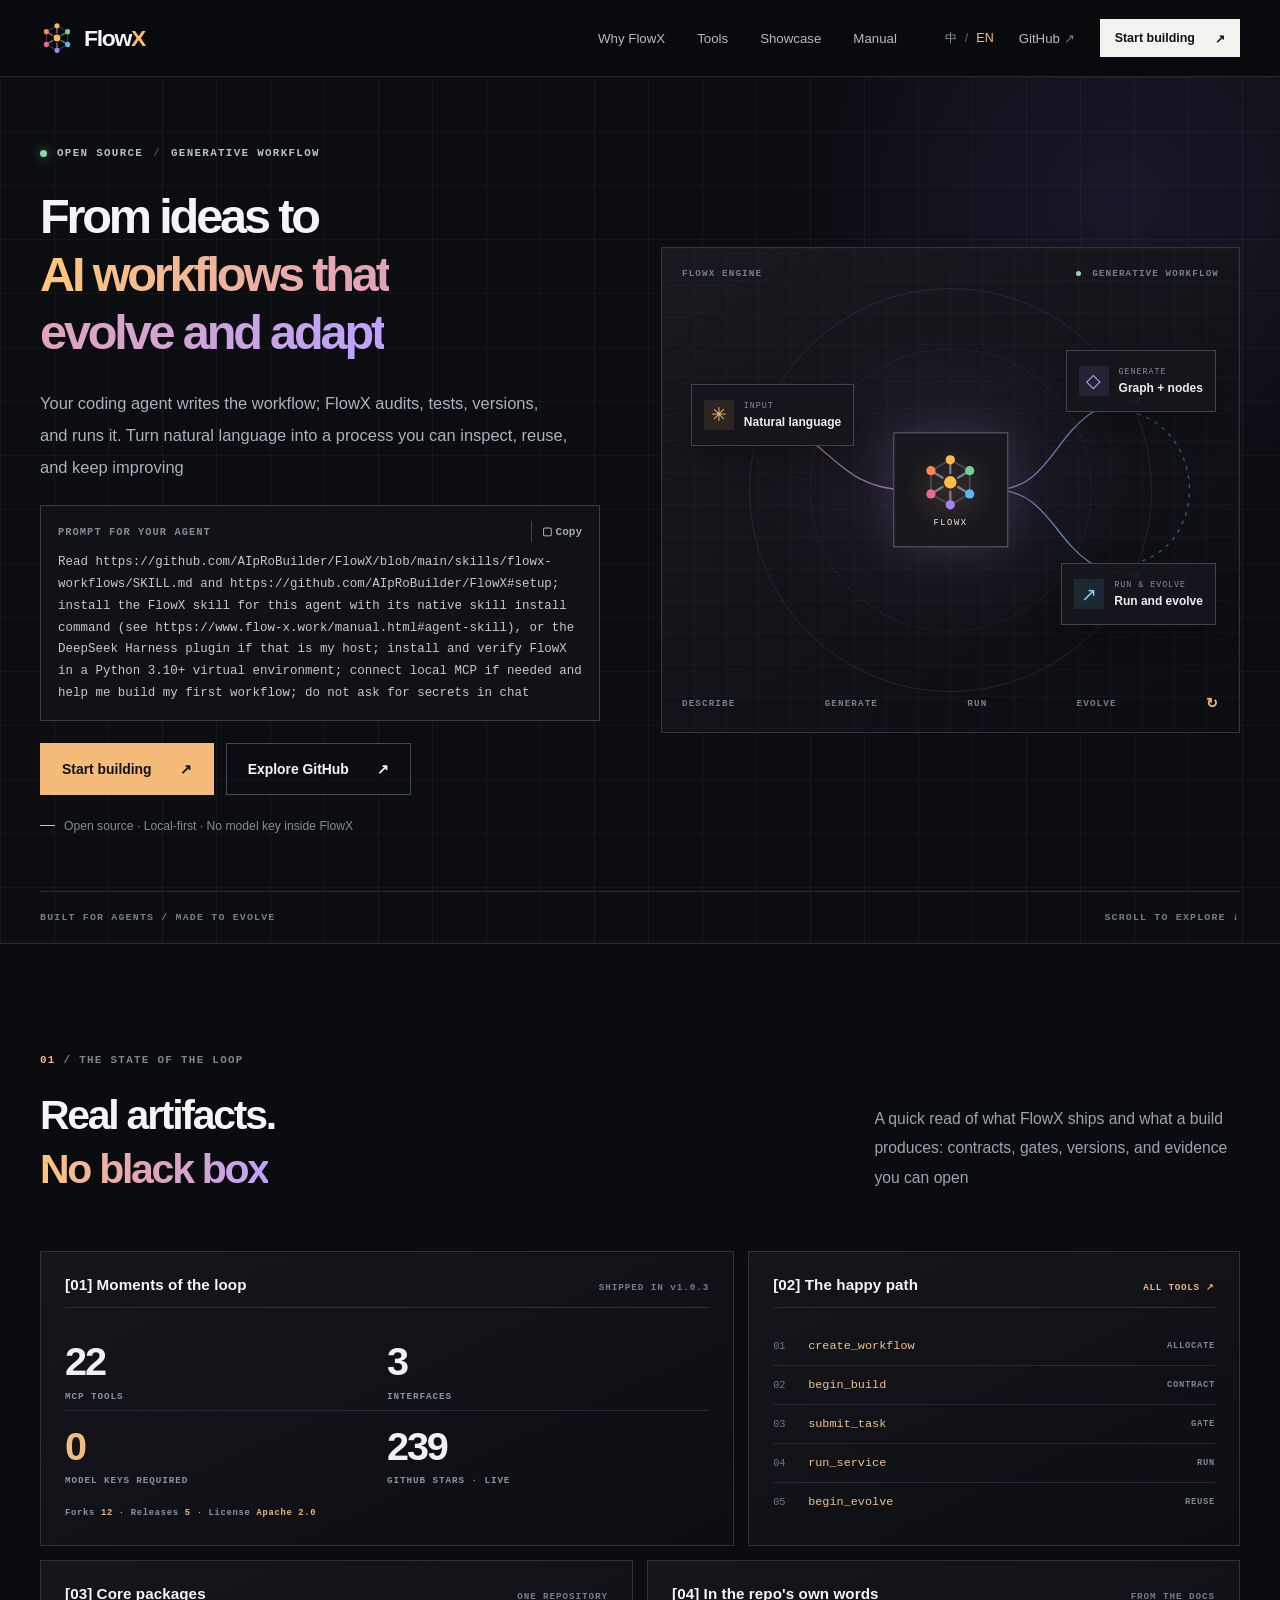
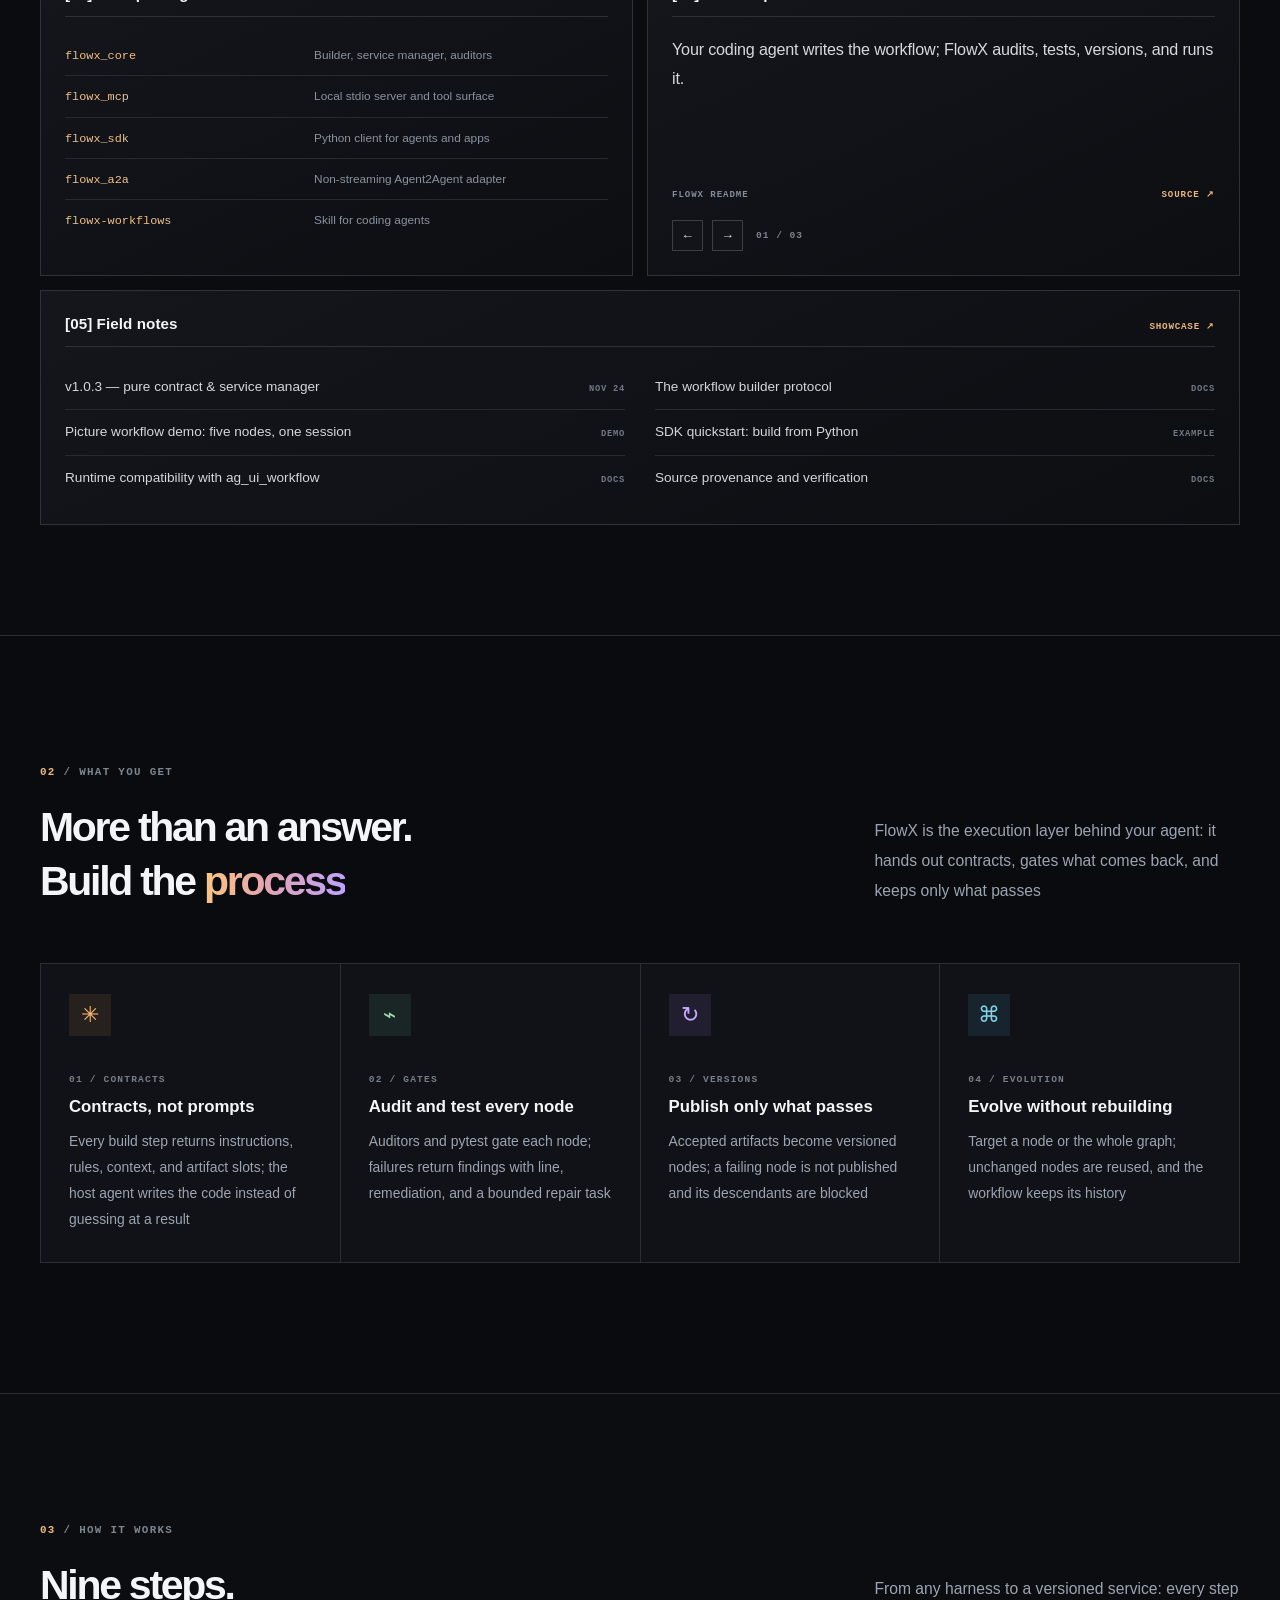
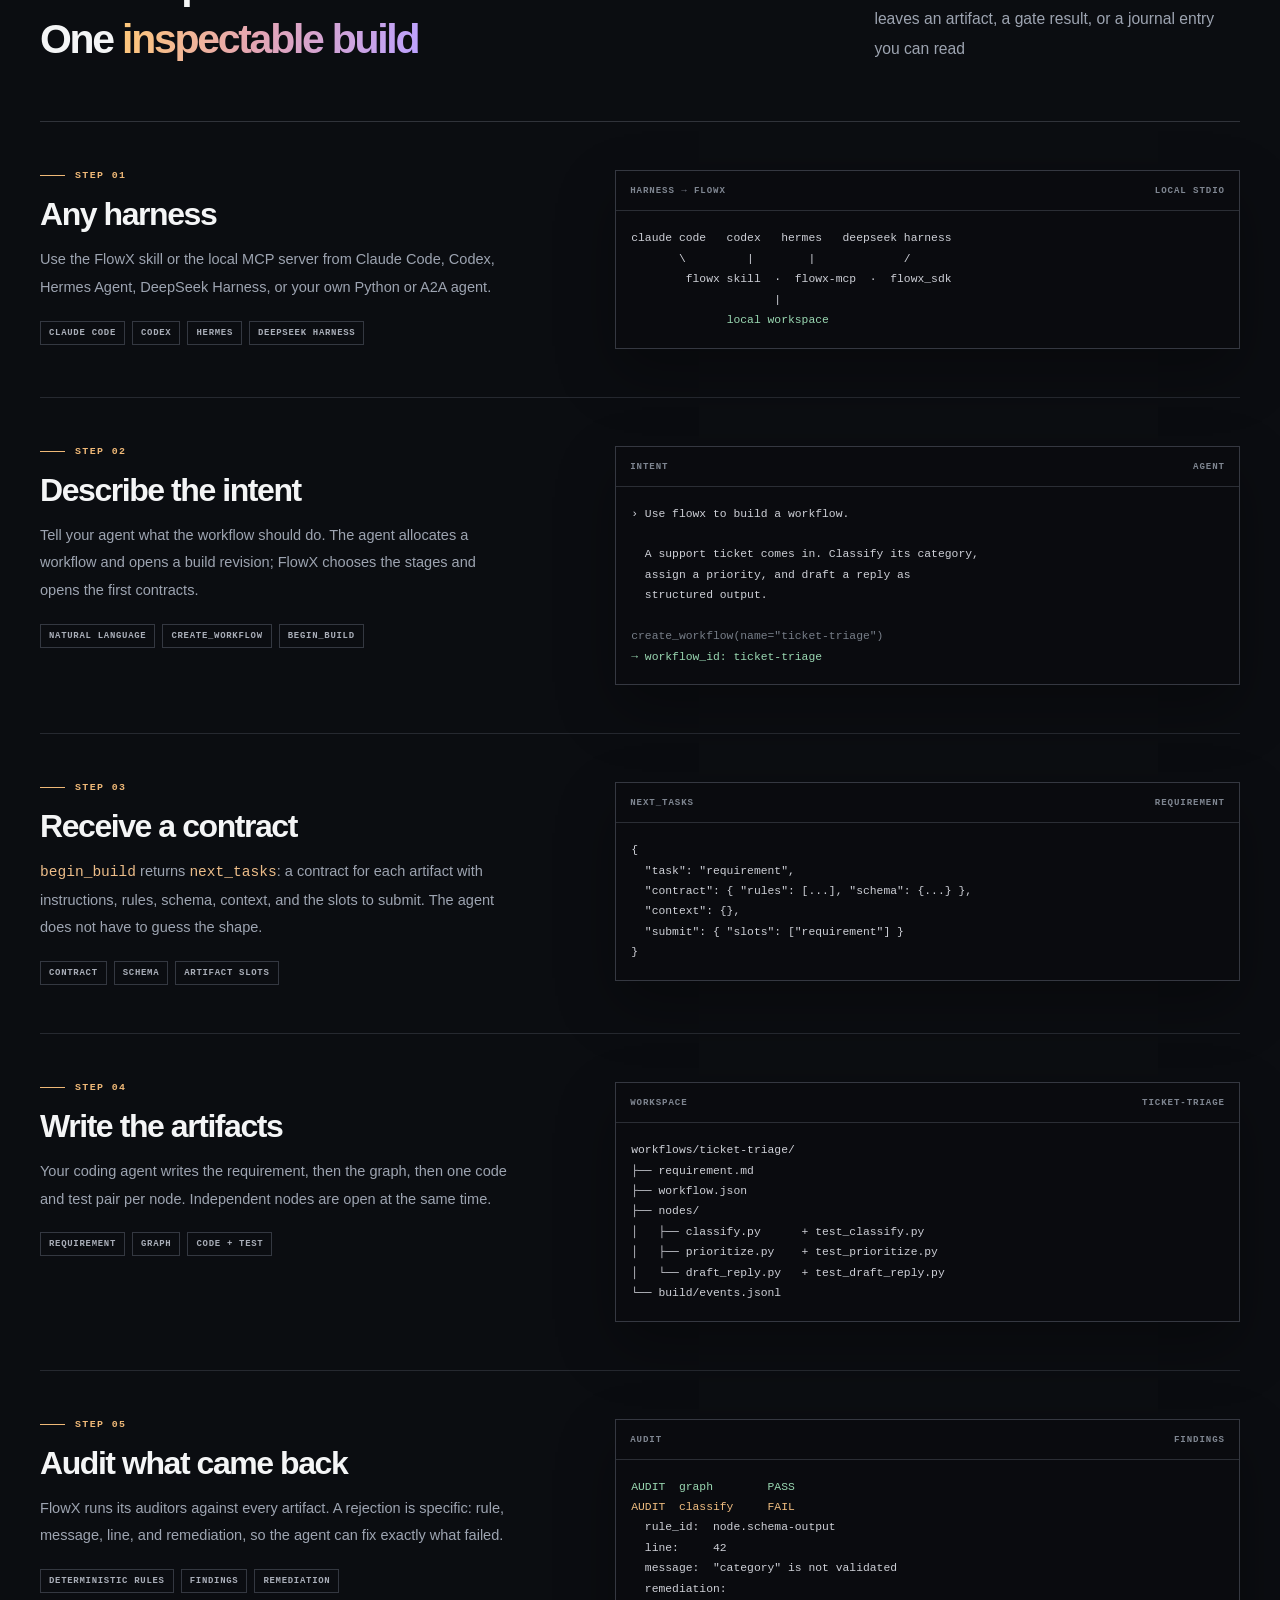
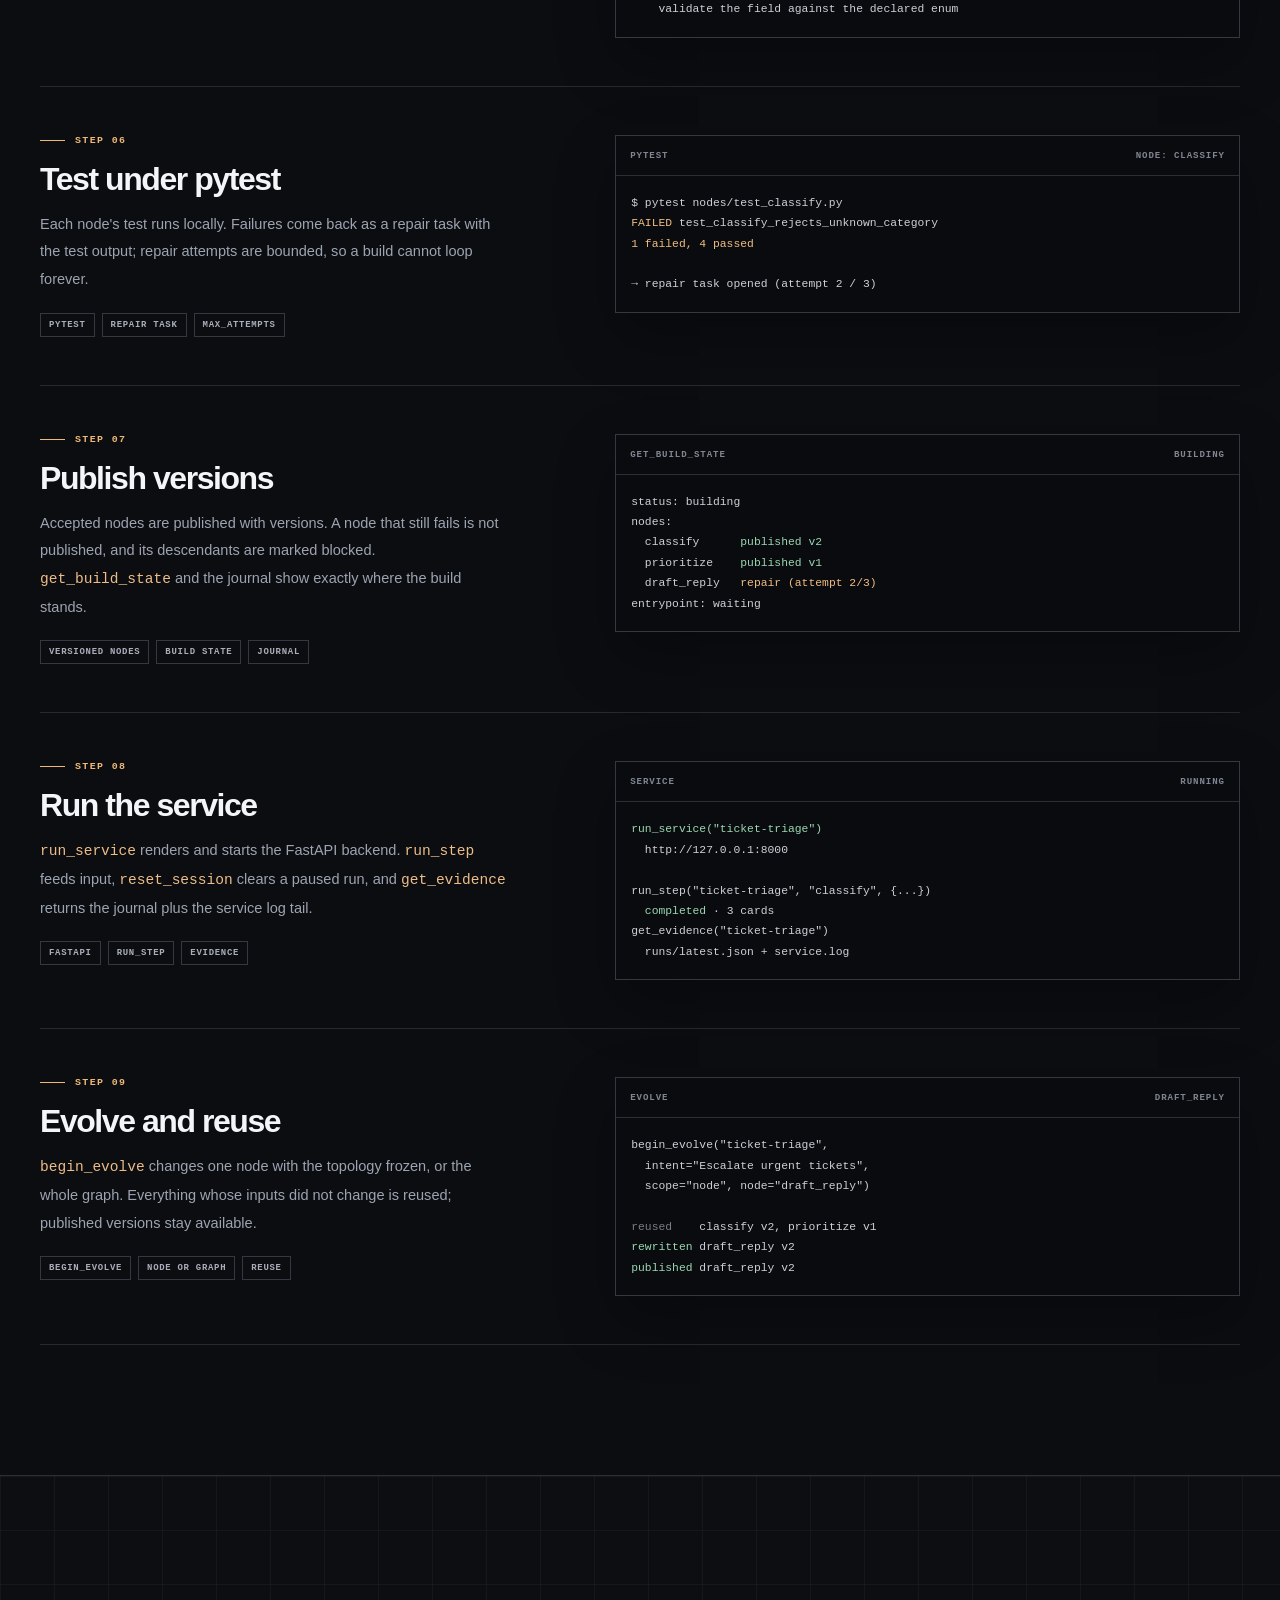
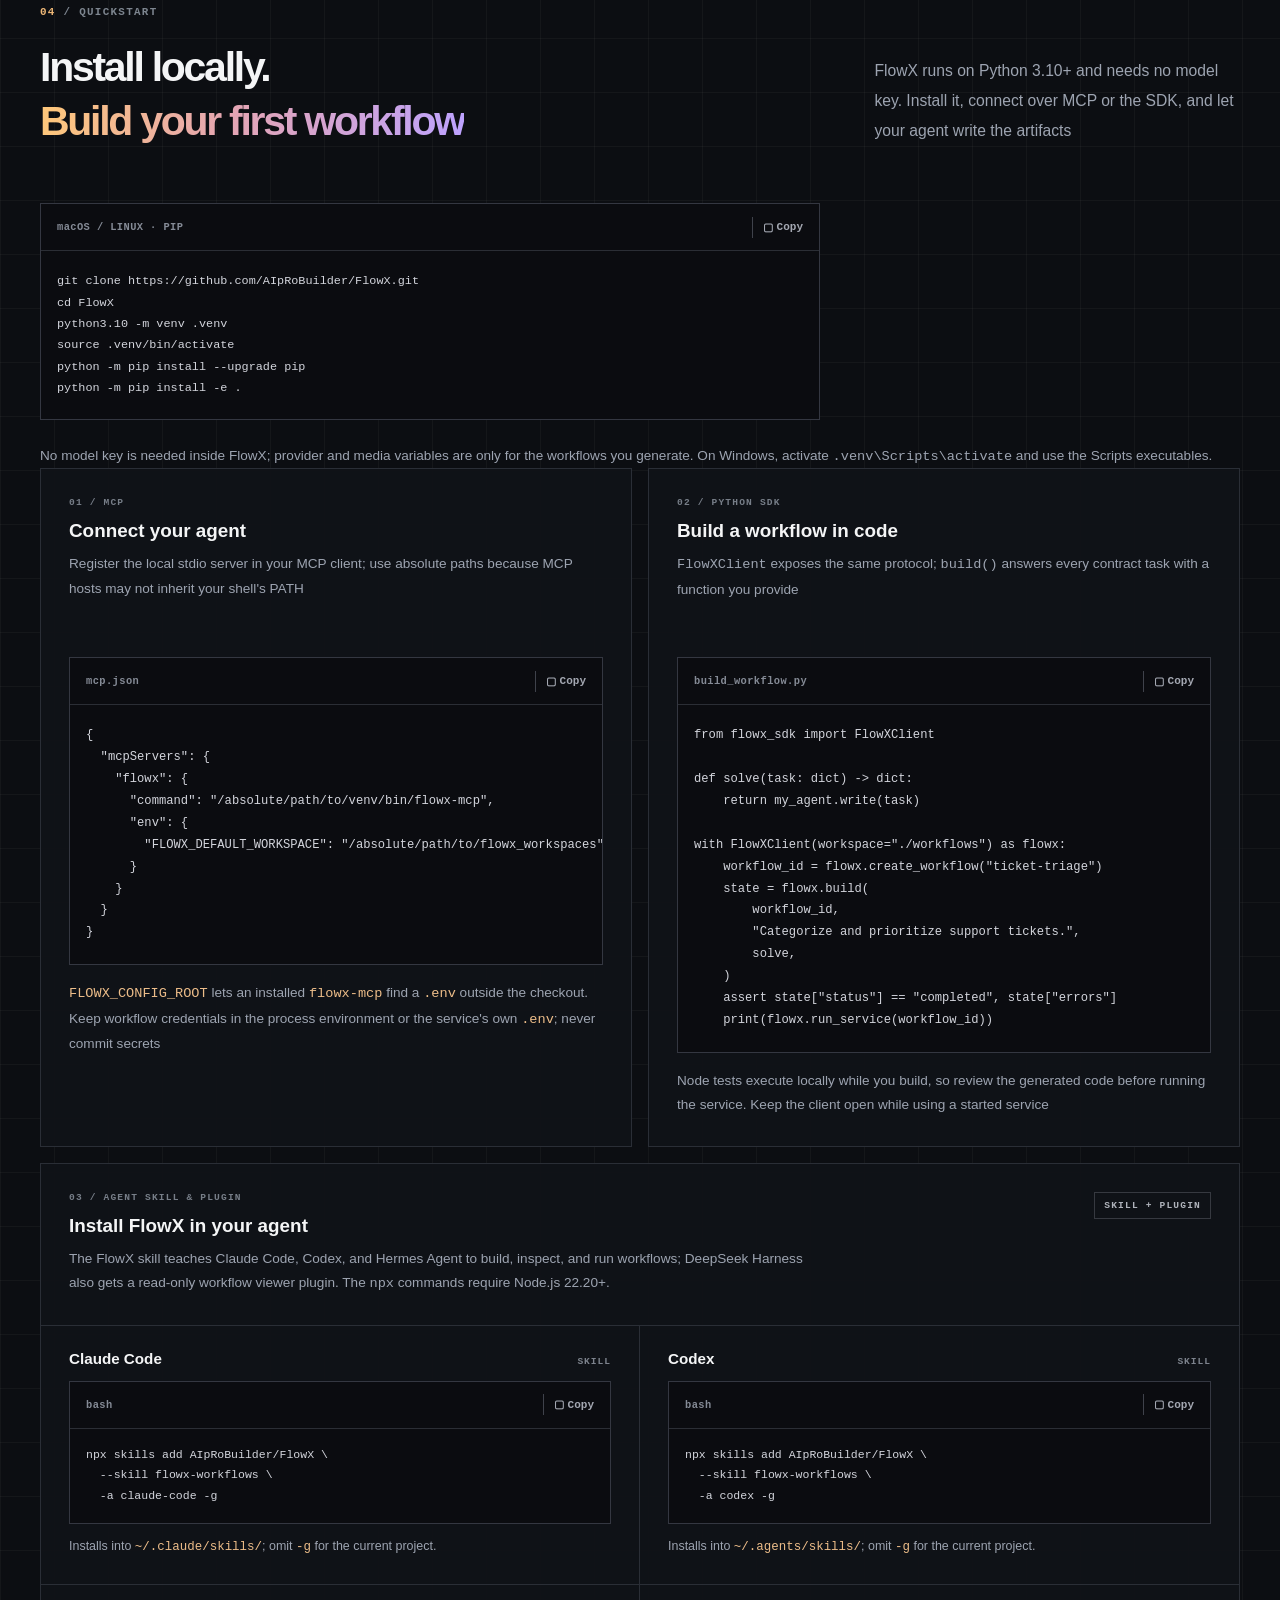
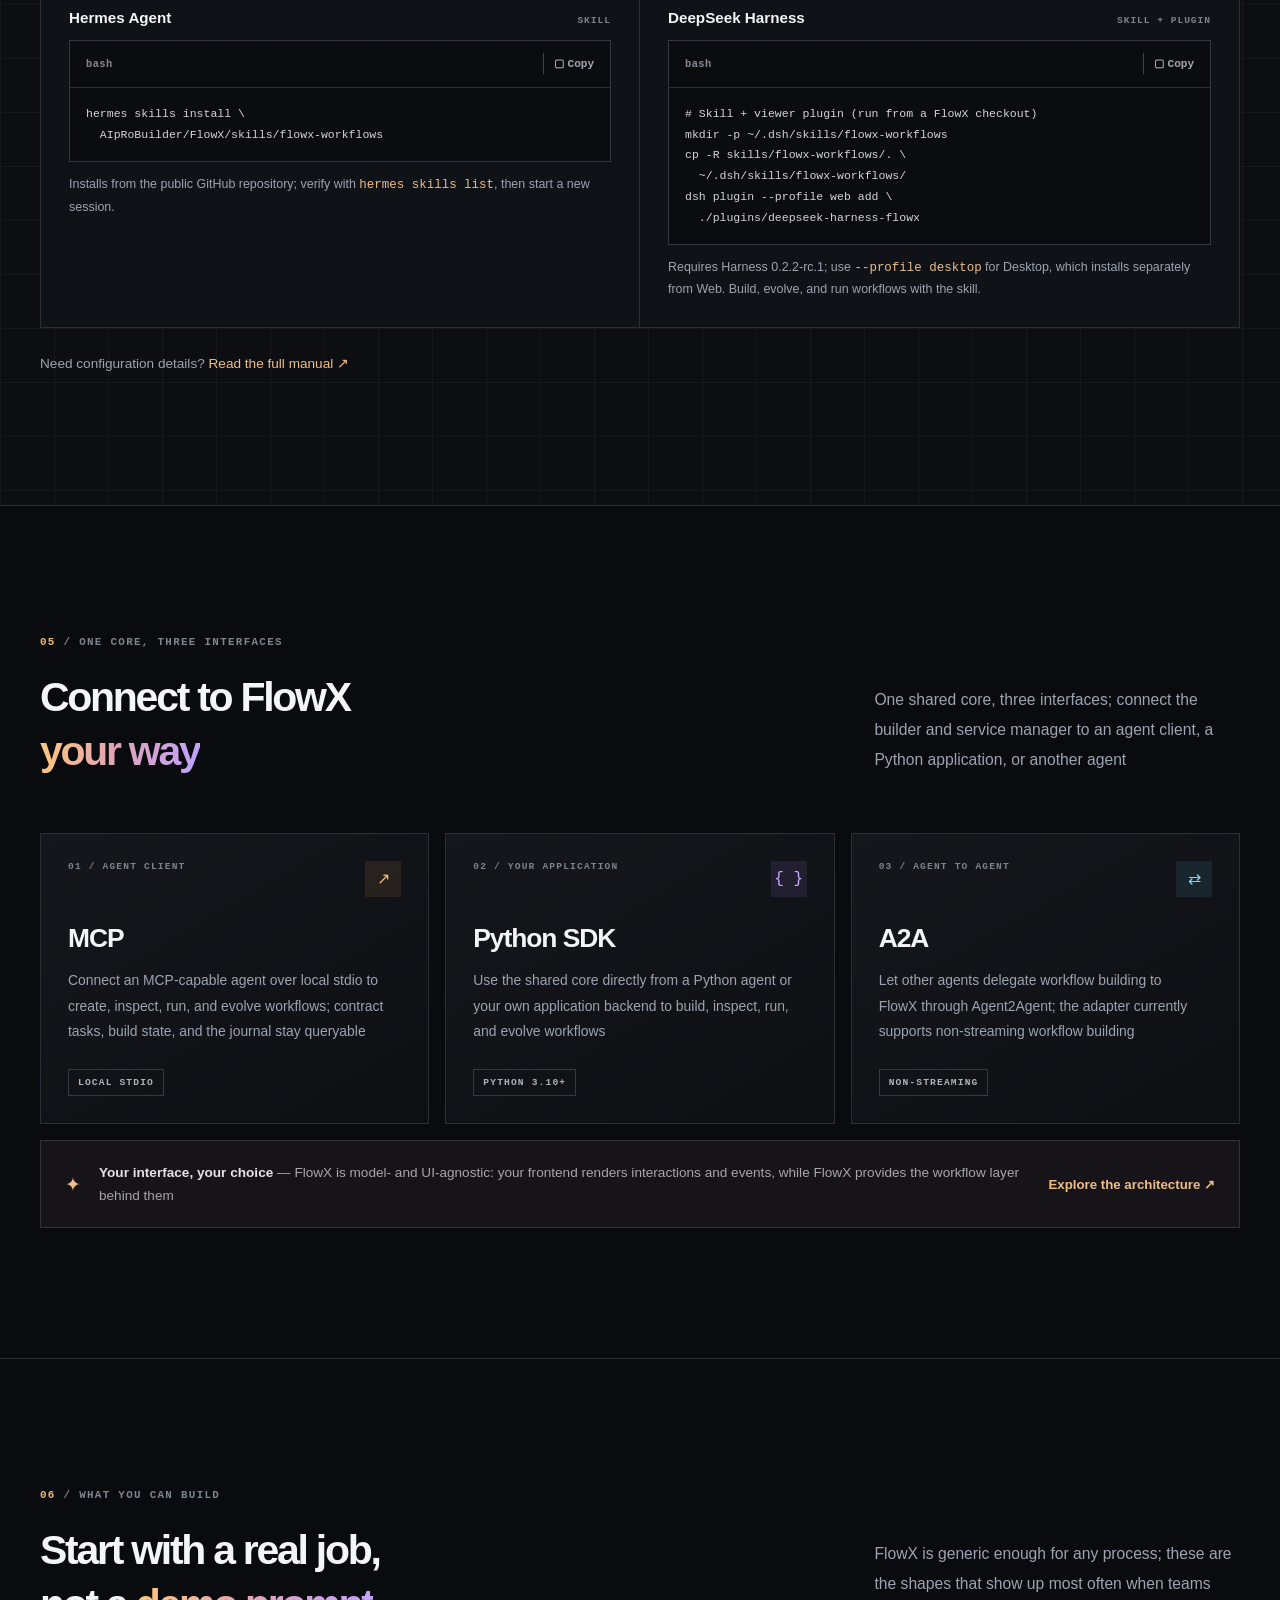
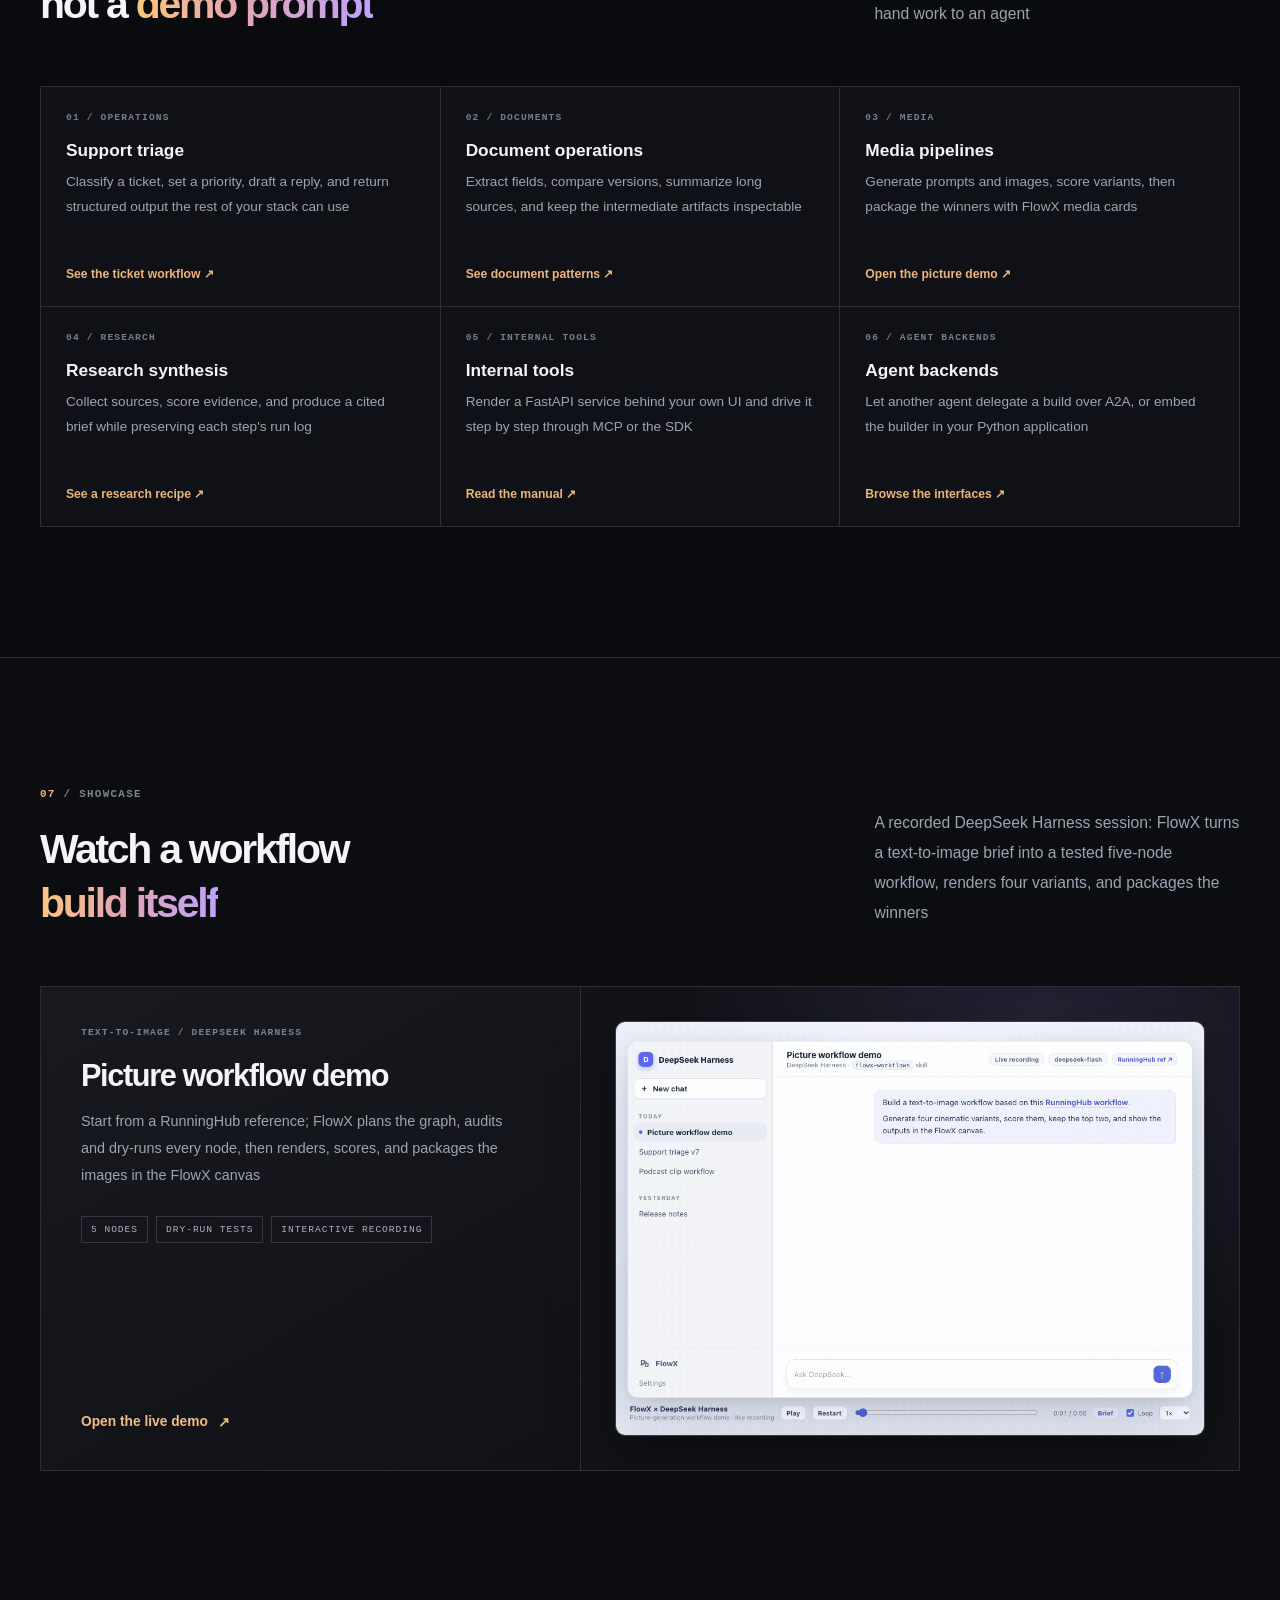
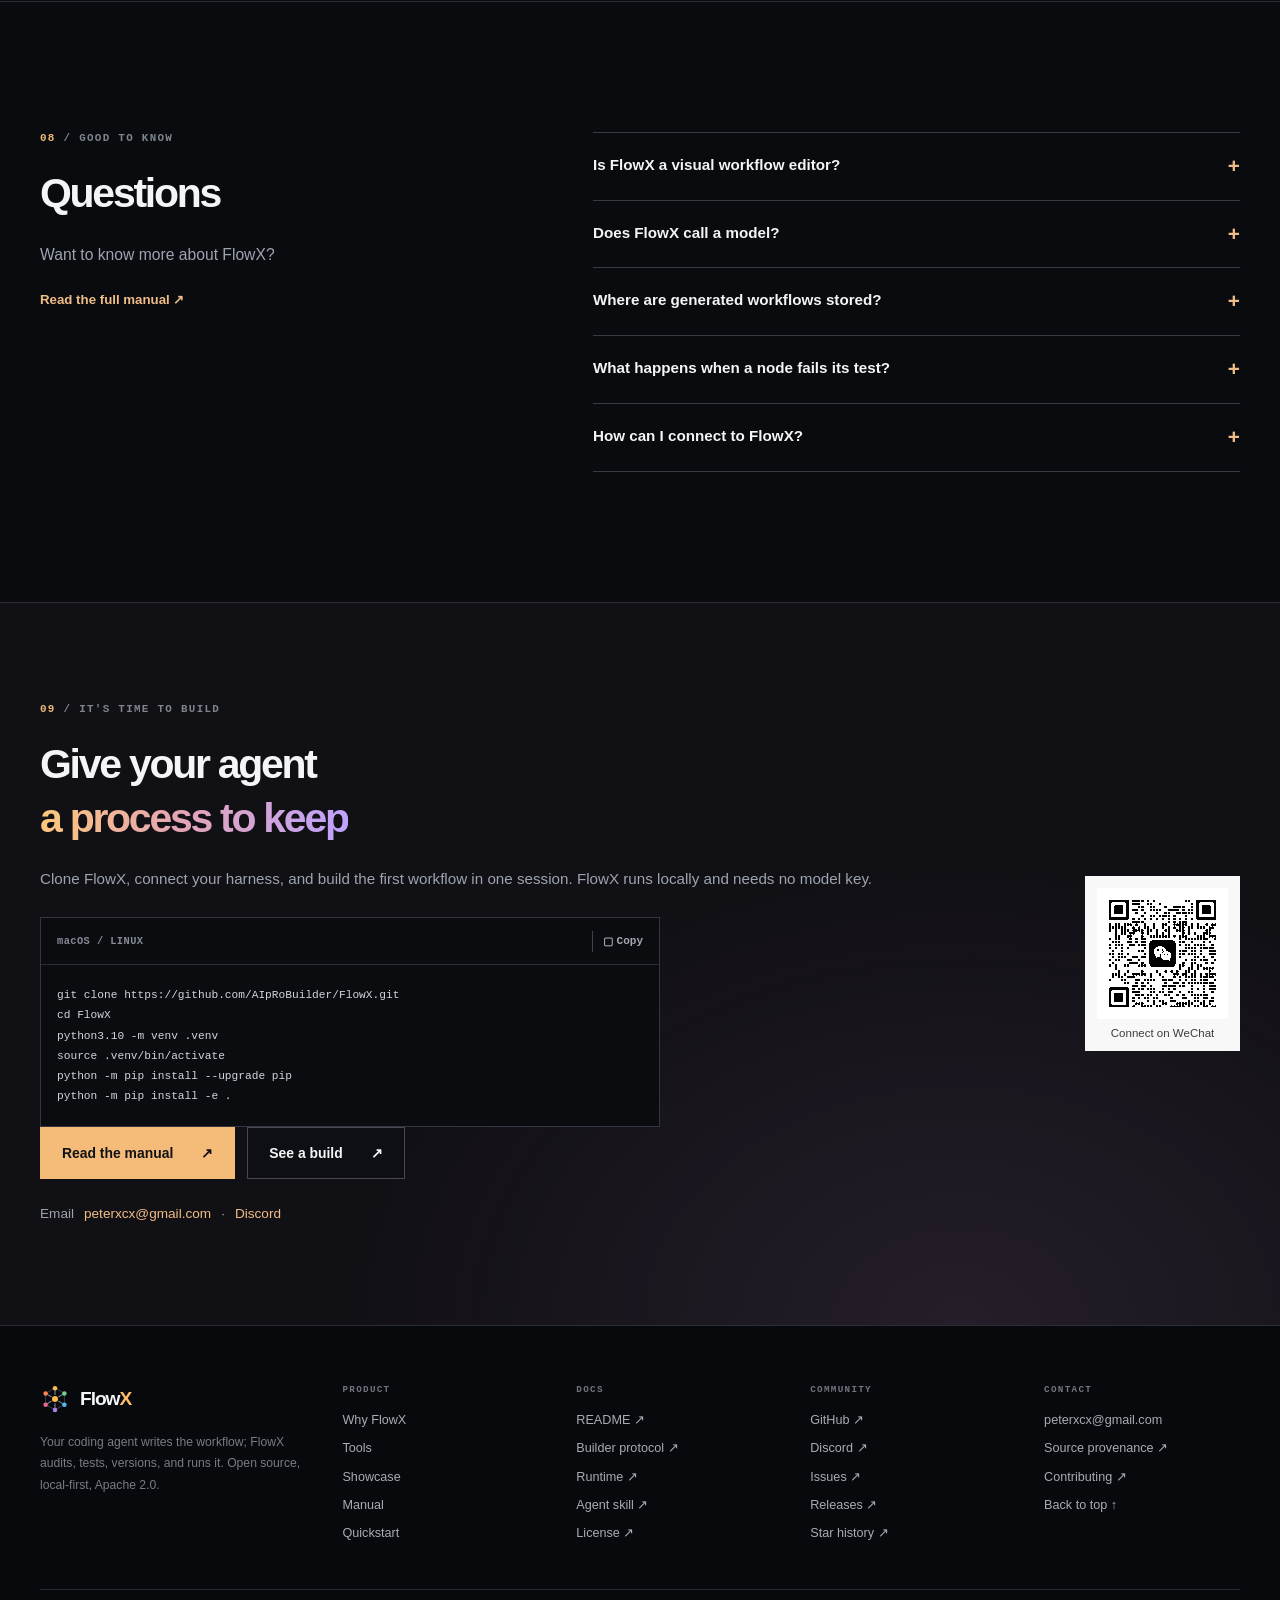
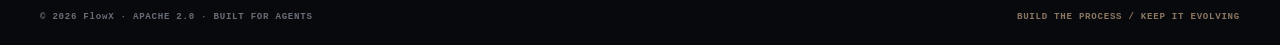
<file: index.en.html>
<!DOCTYPE html>
<html lang="en">
  <head>
    <meta charset="UTF-8" />
    <meta name="viewport" content="width=device-width, initial-scale=1.0" />
    <title>Redirecting to FlowX</title>
    <link rel="canonical" href="https://www.flow-x.work/" />
    <script>window.location.replace("index.html" + window.location.search + window.location.hash);</script>
    <meta http-equiv="refresh" content="0; url=index.html" />
  </head>
  <body>
    <p>Redirecting to <a href="index.html">FlowX</a></p>
  </body>
</html>
</file>
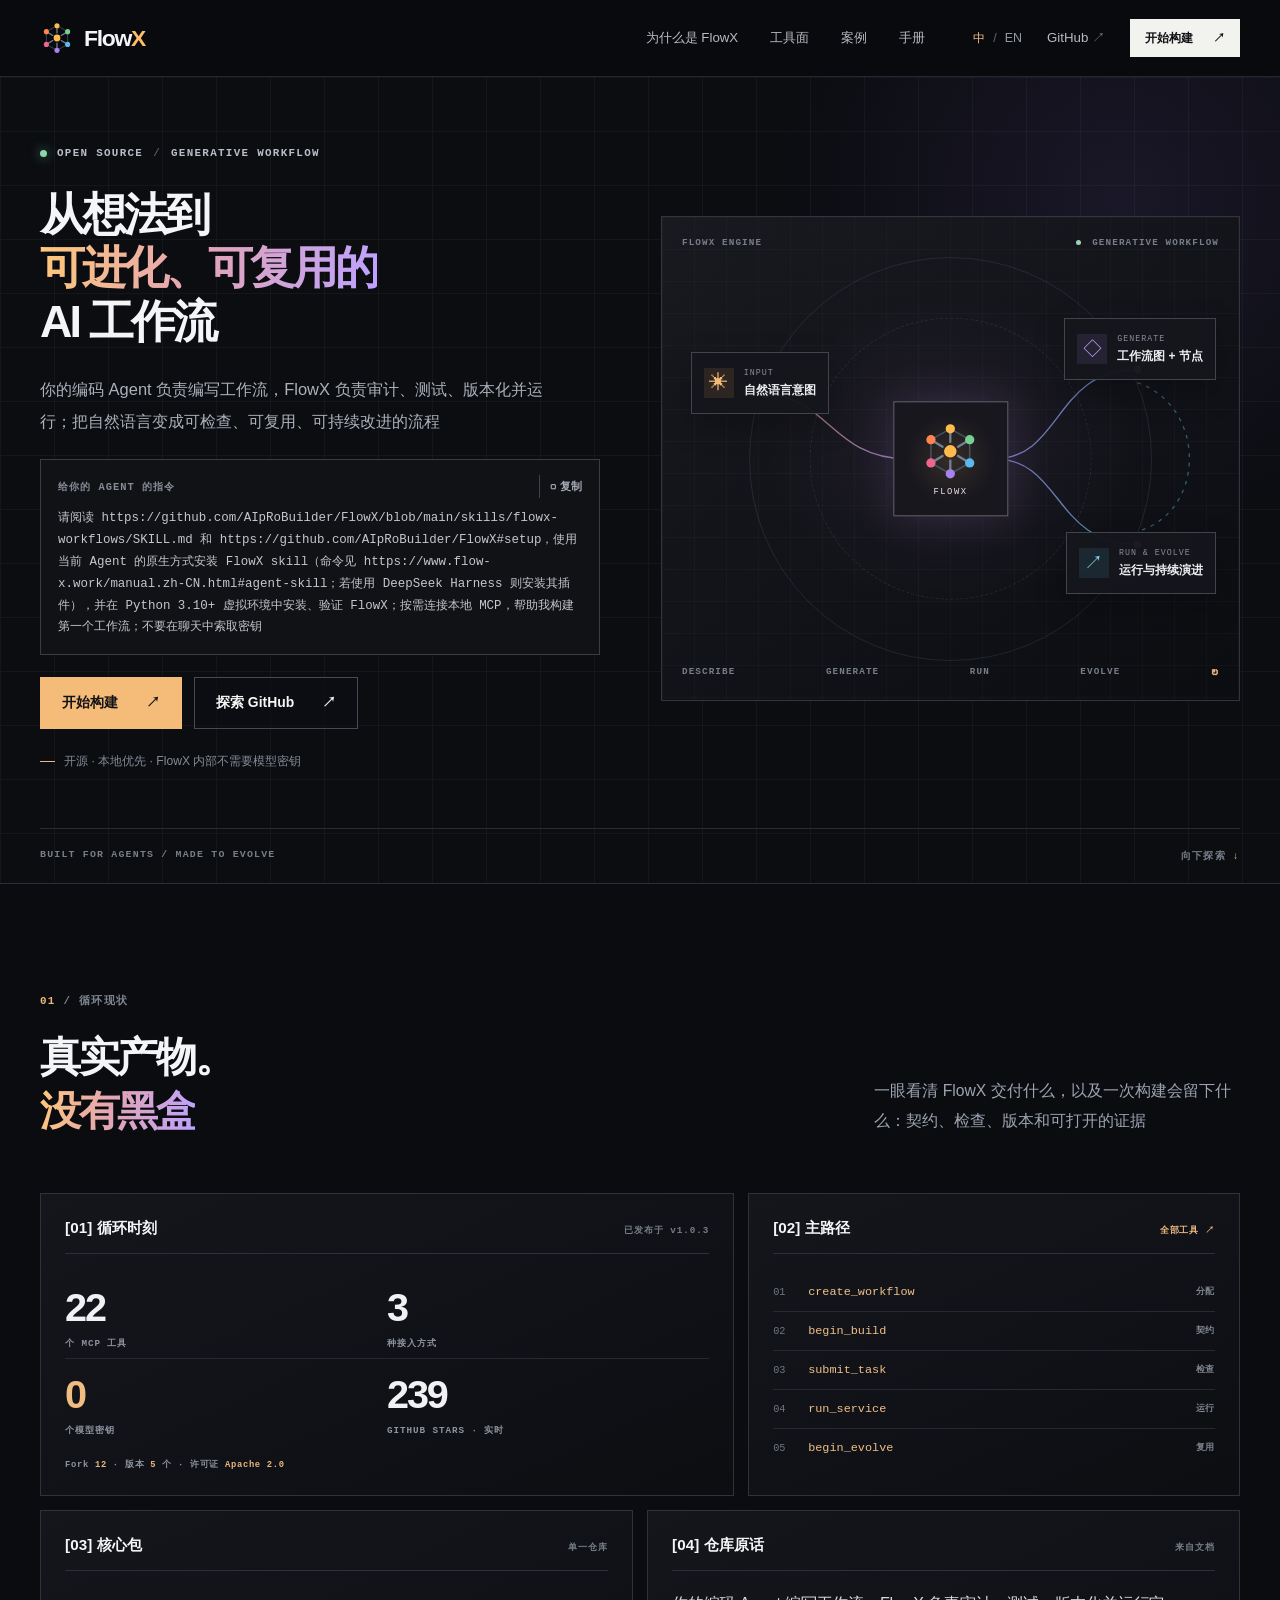
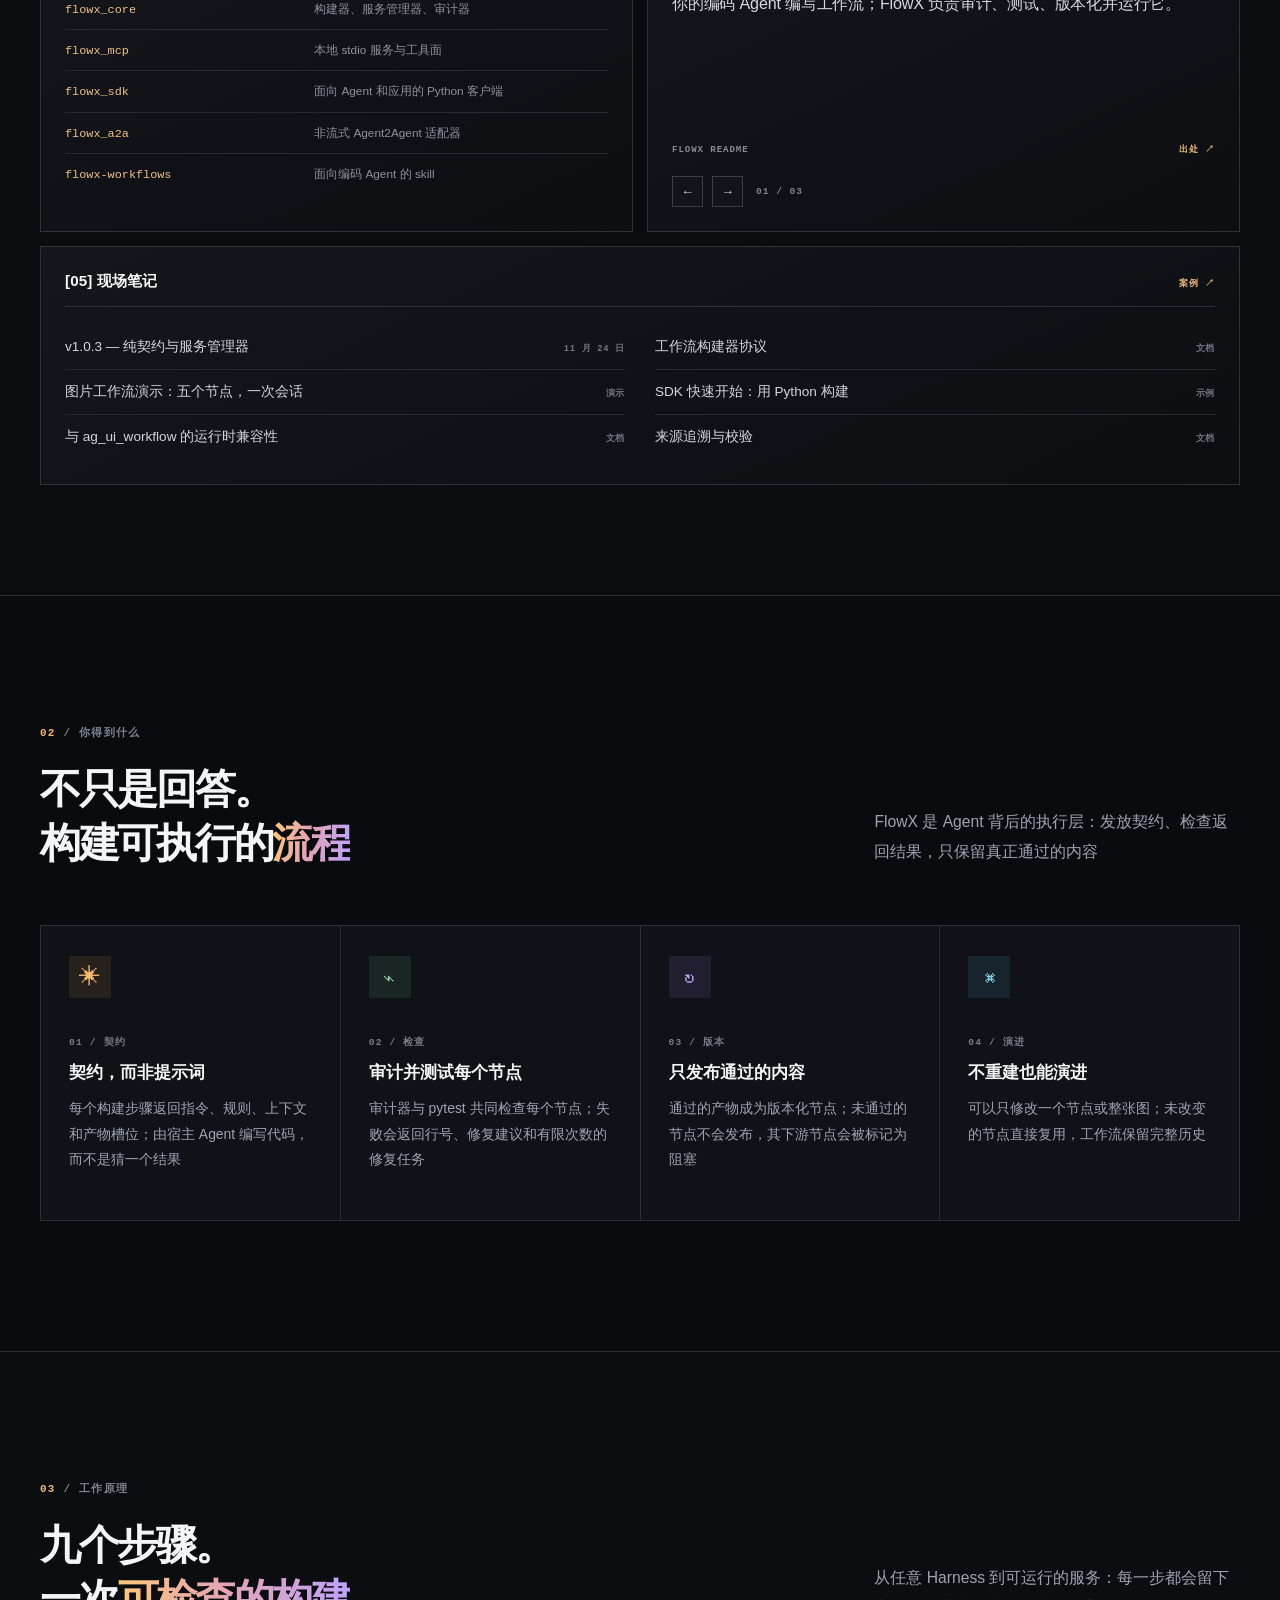
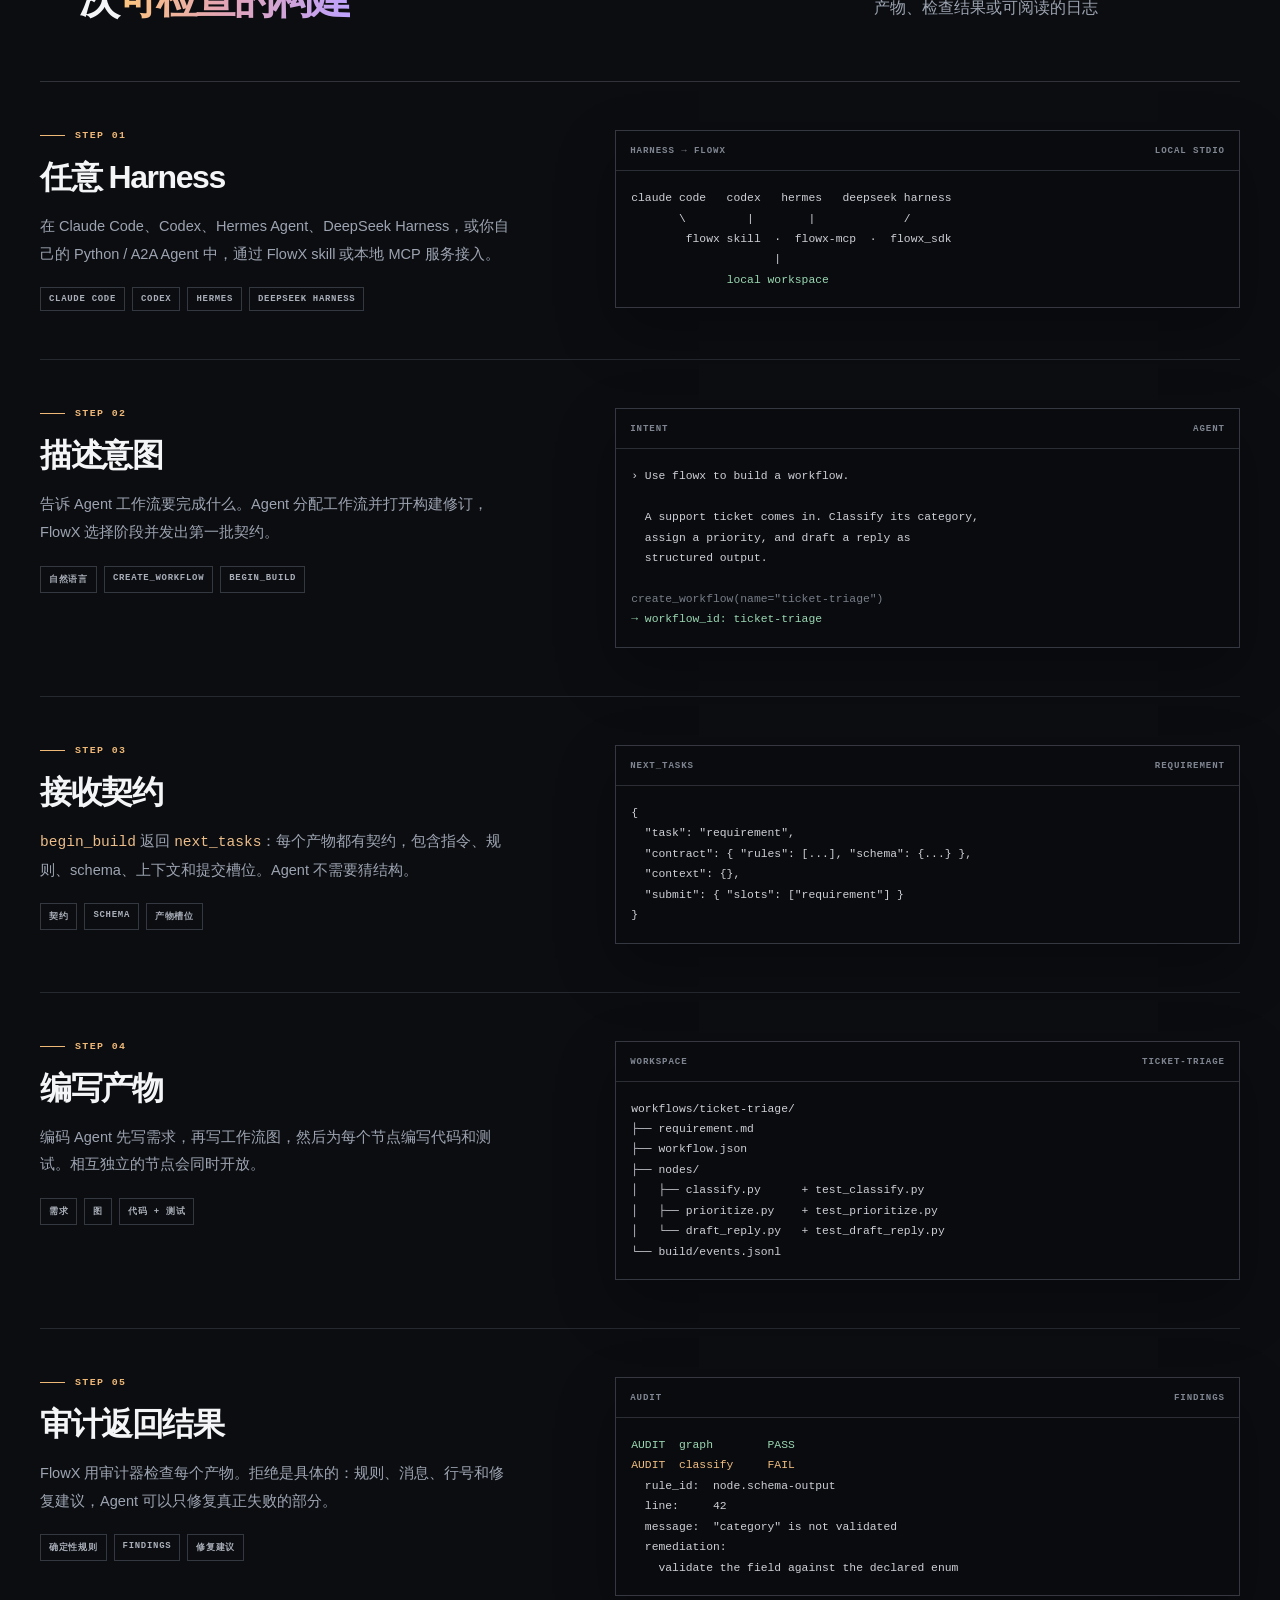
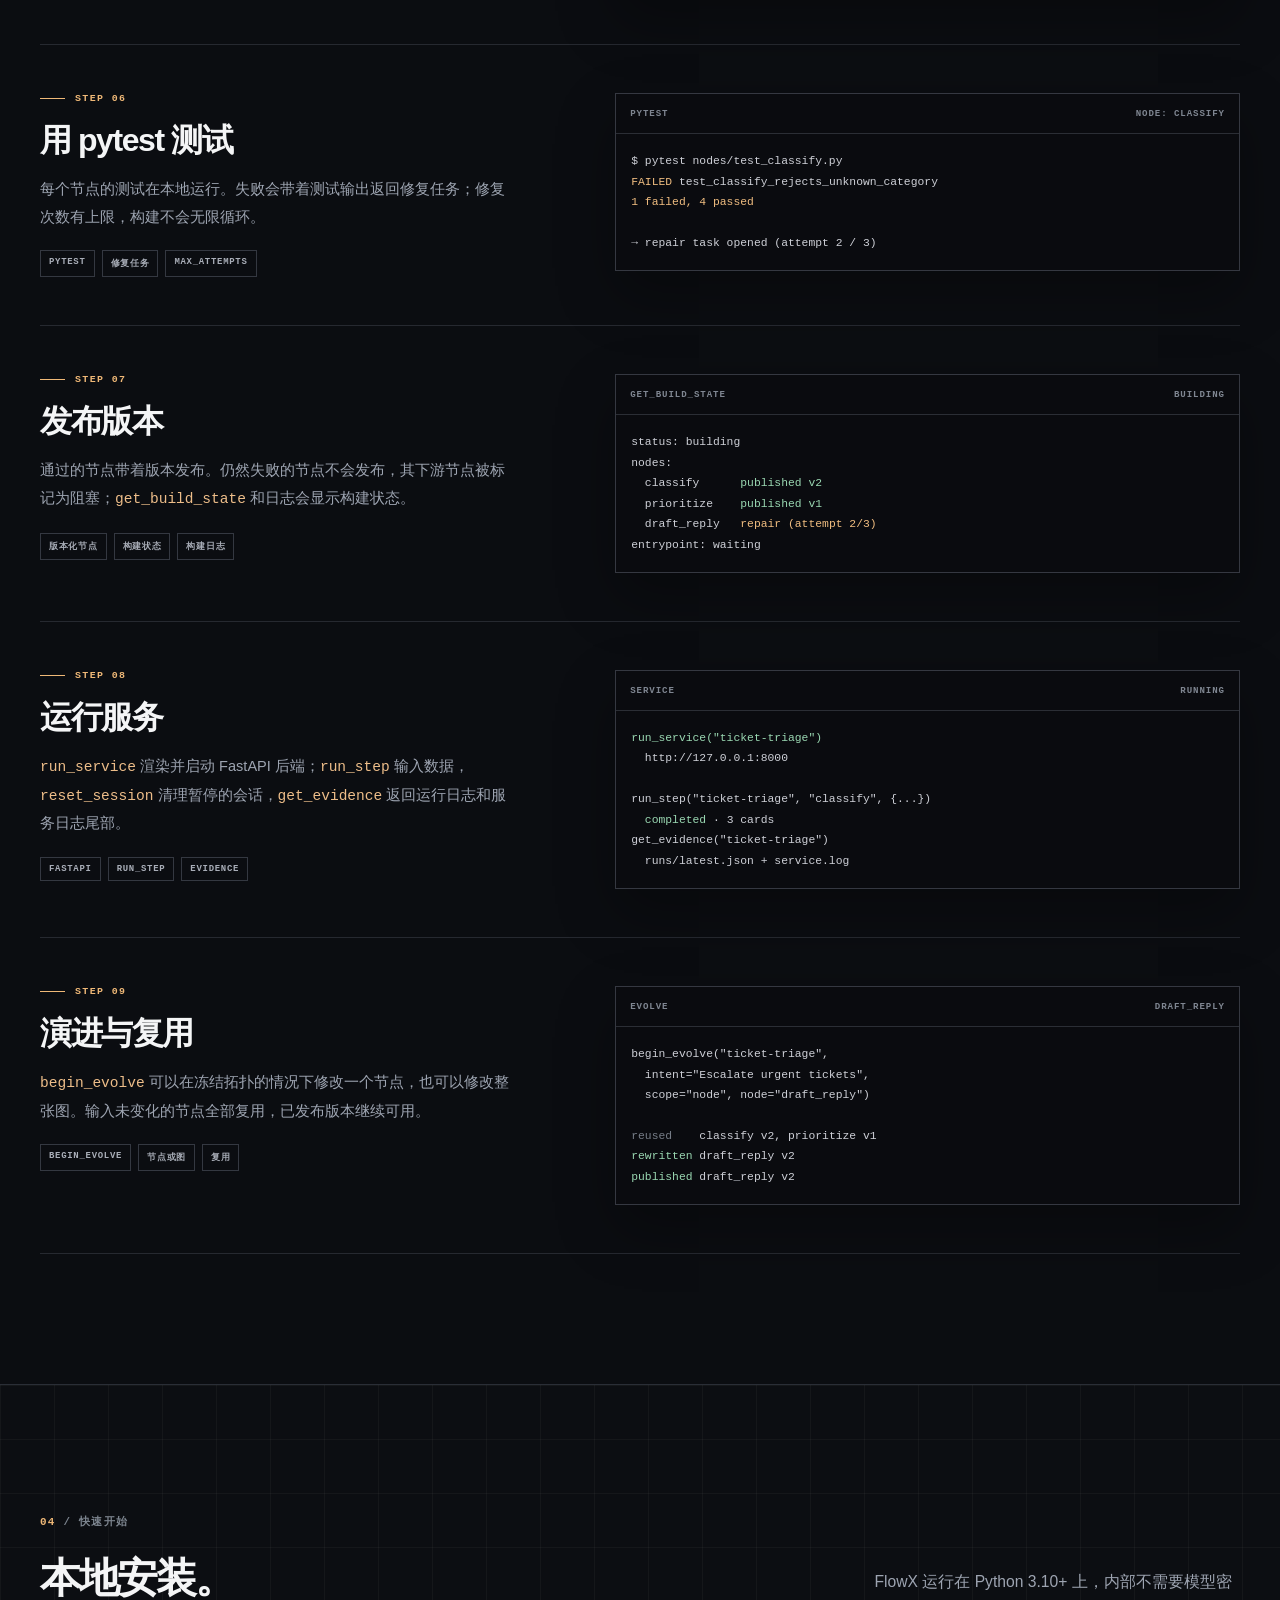
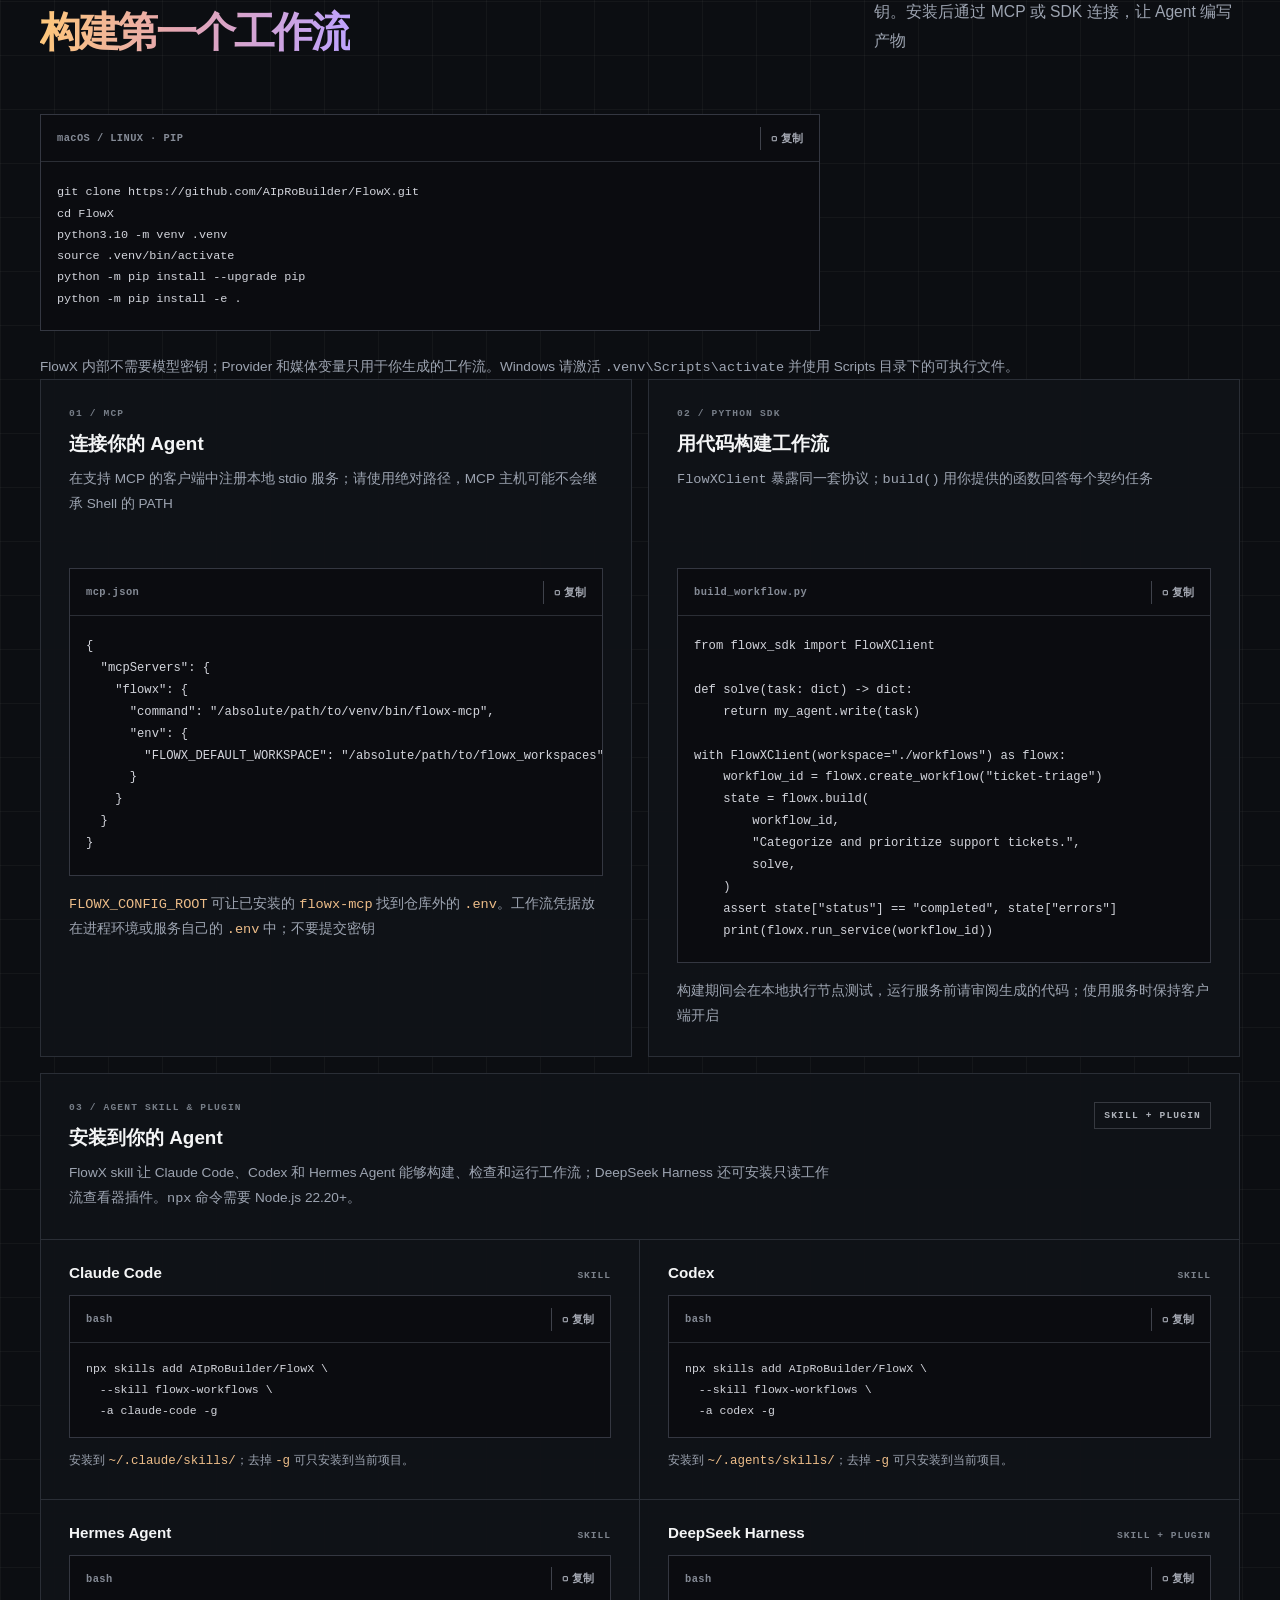
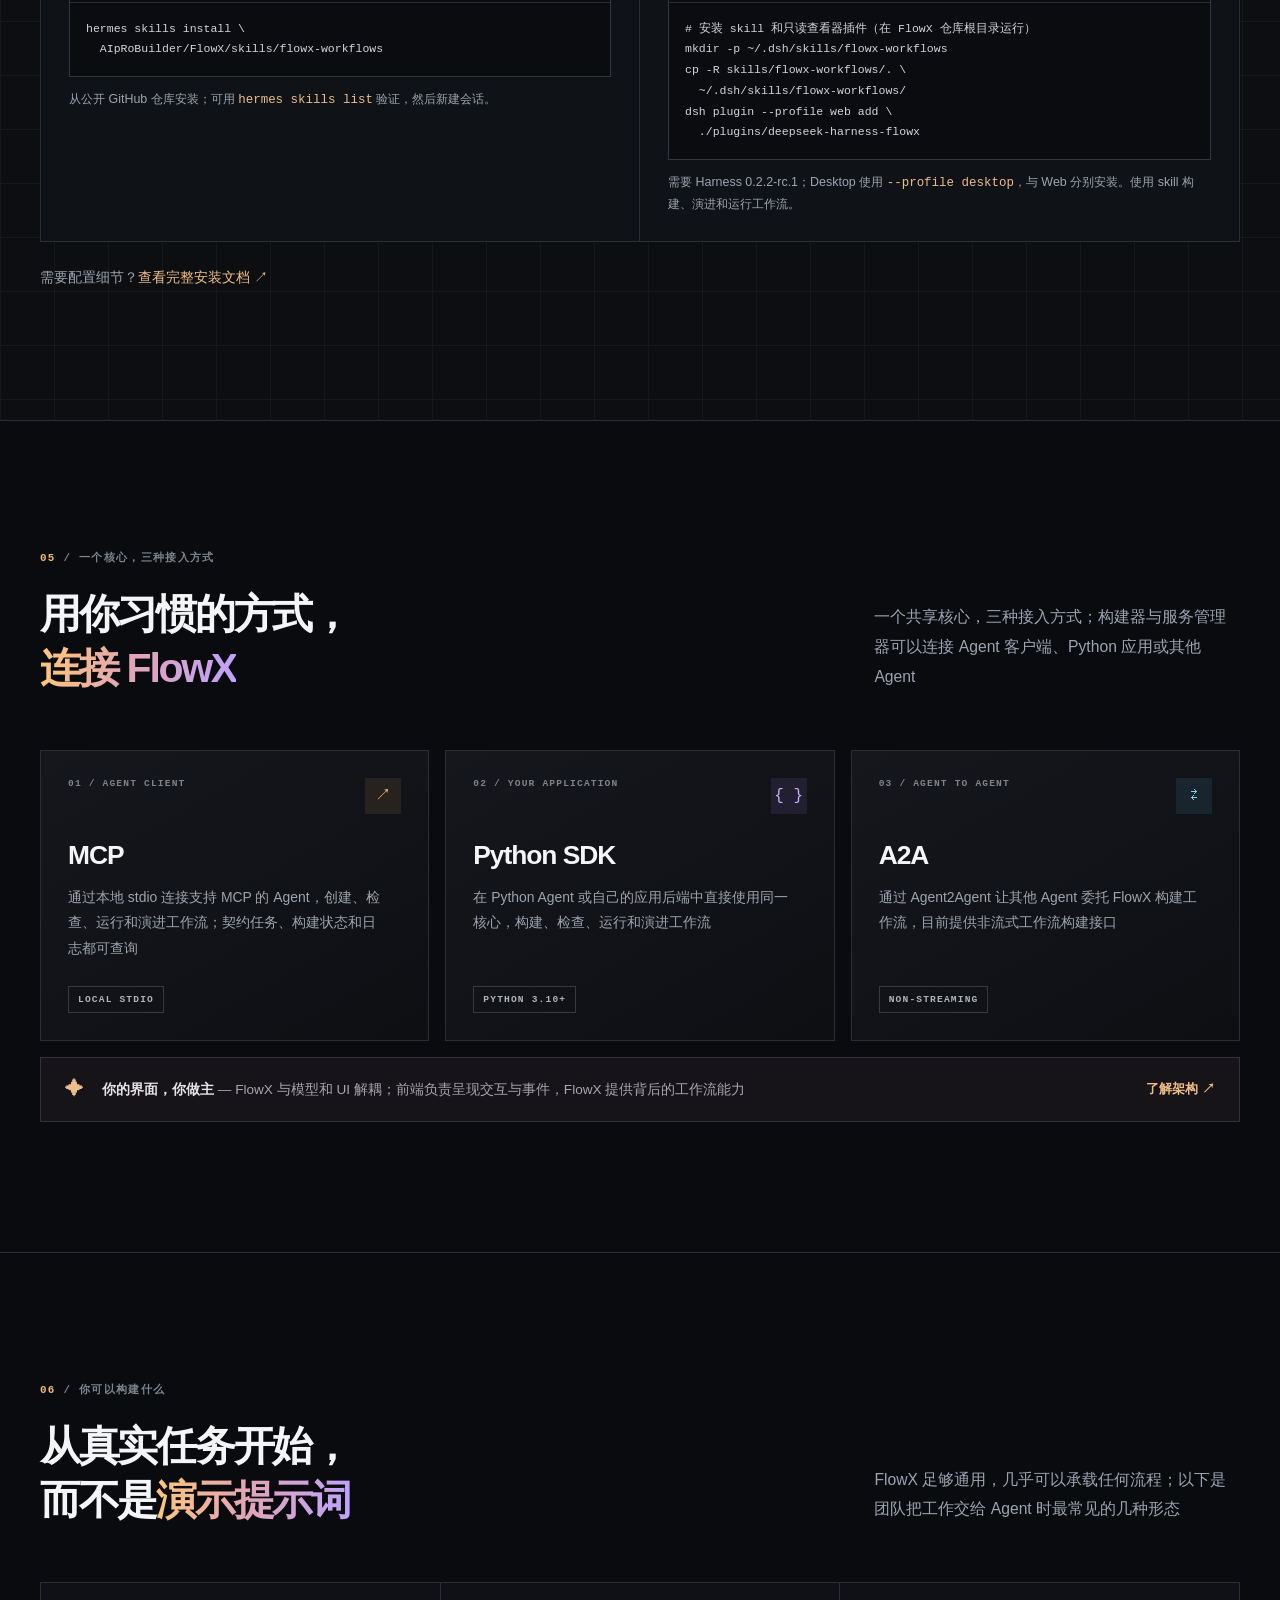
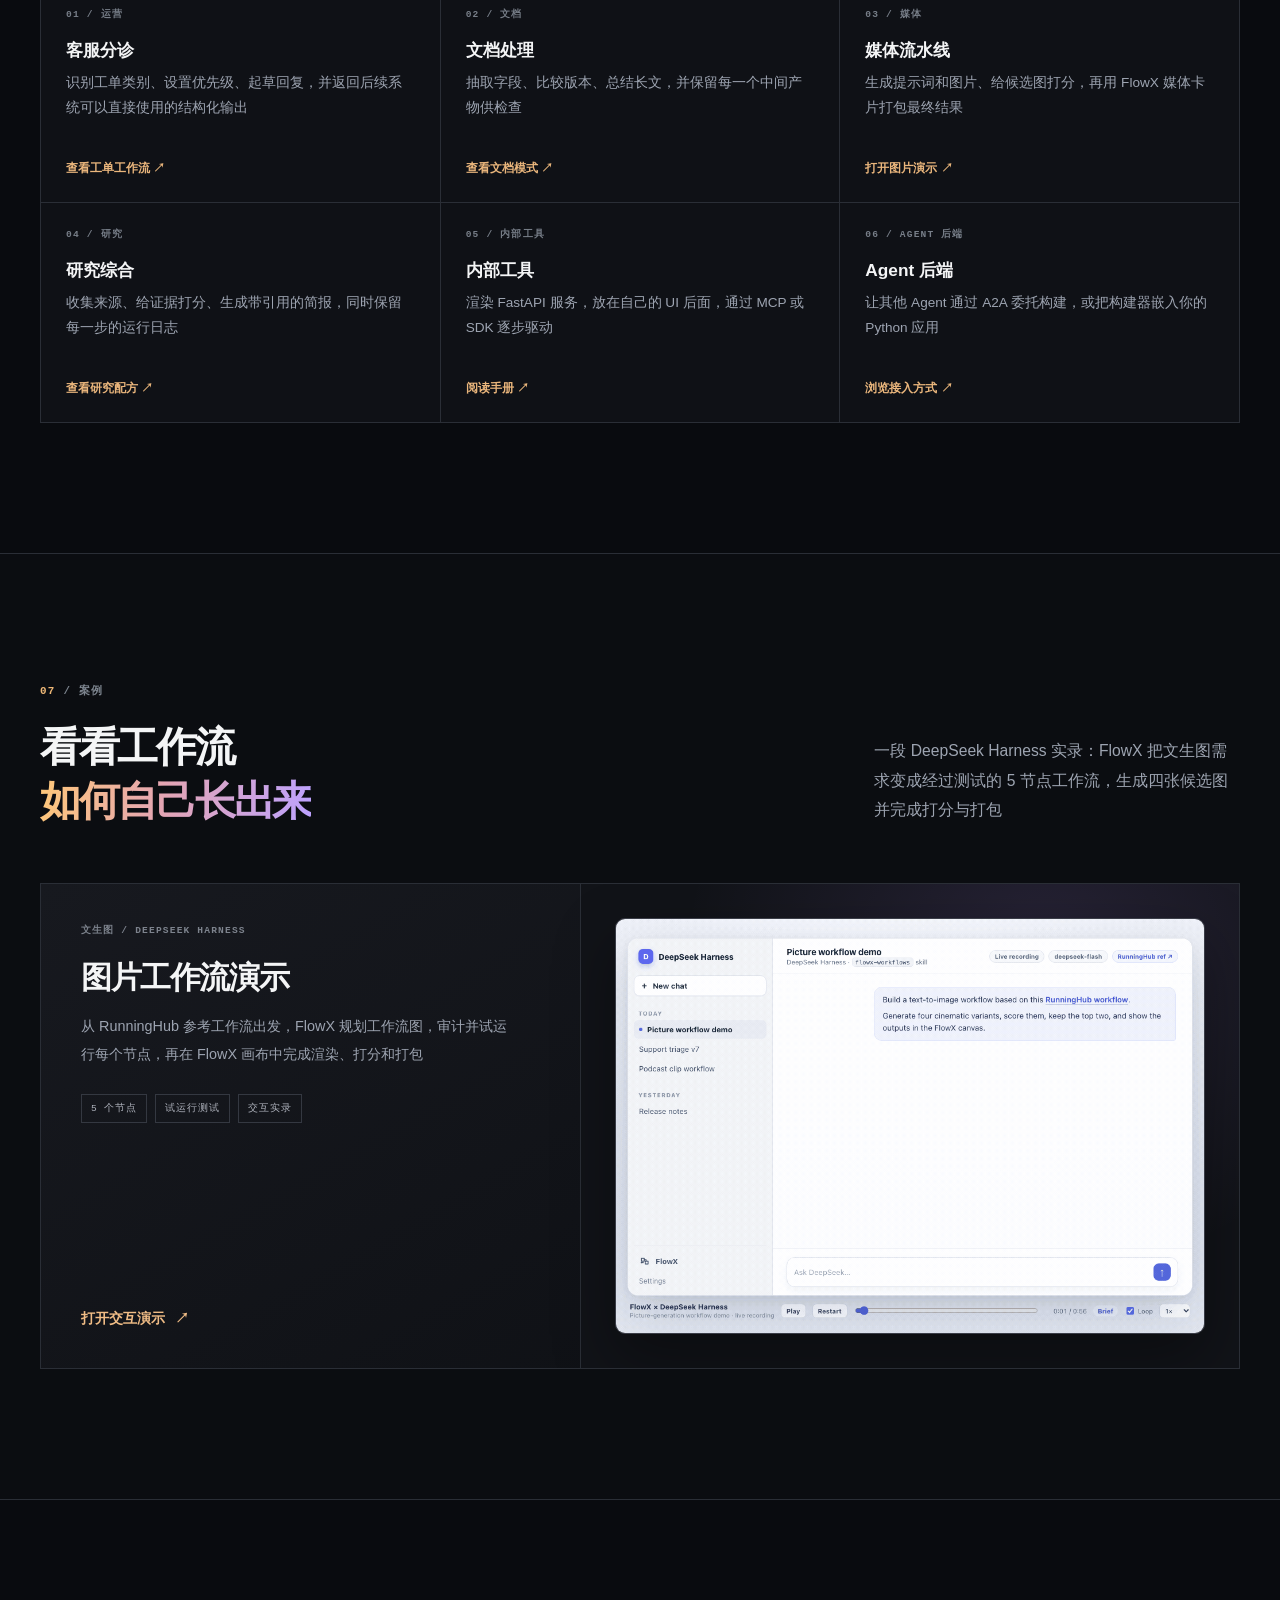
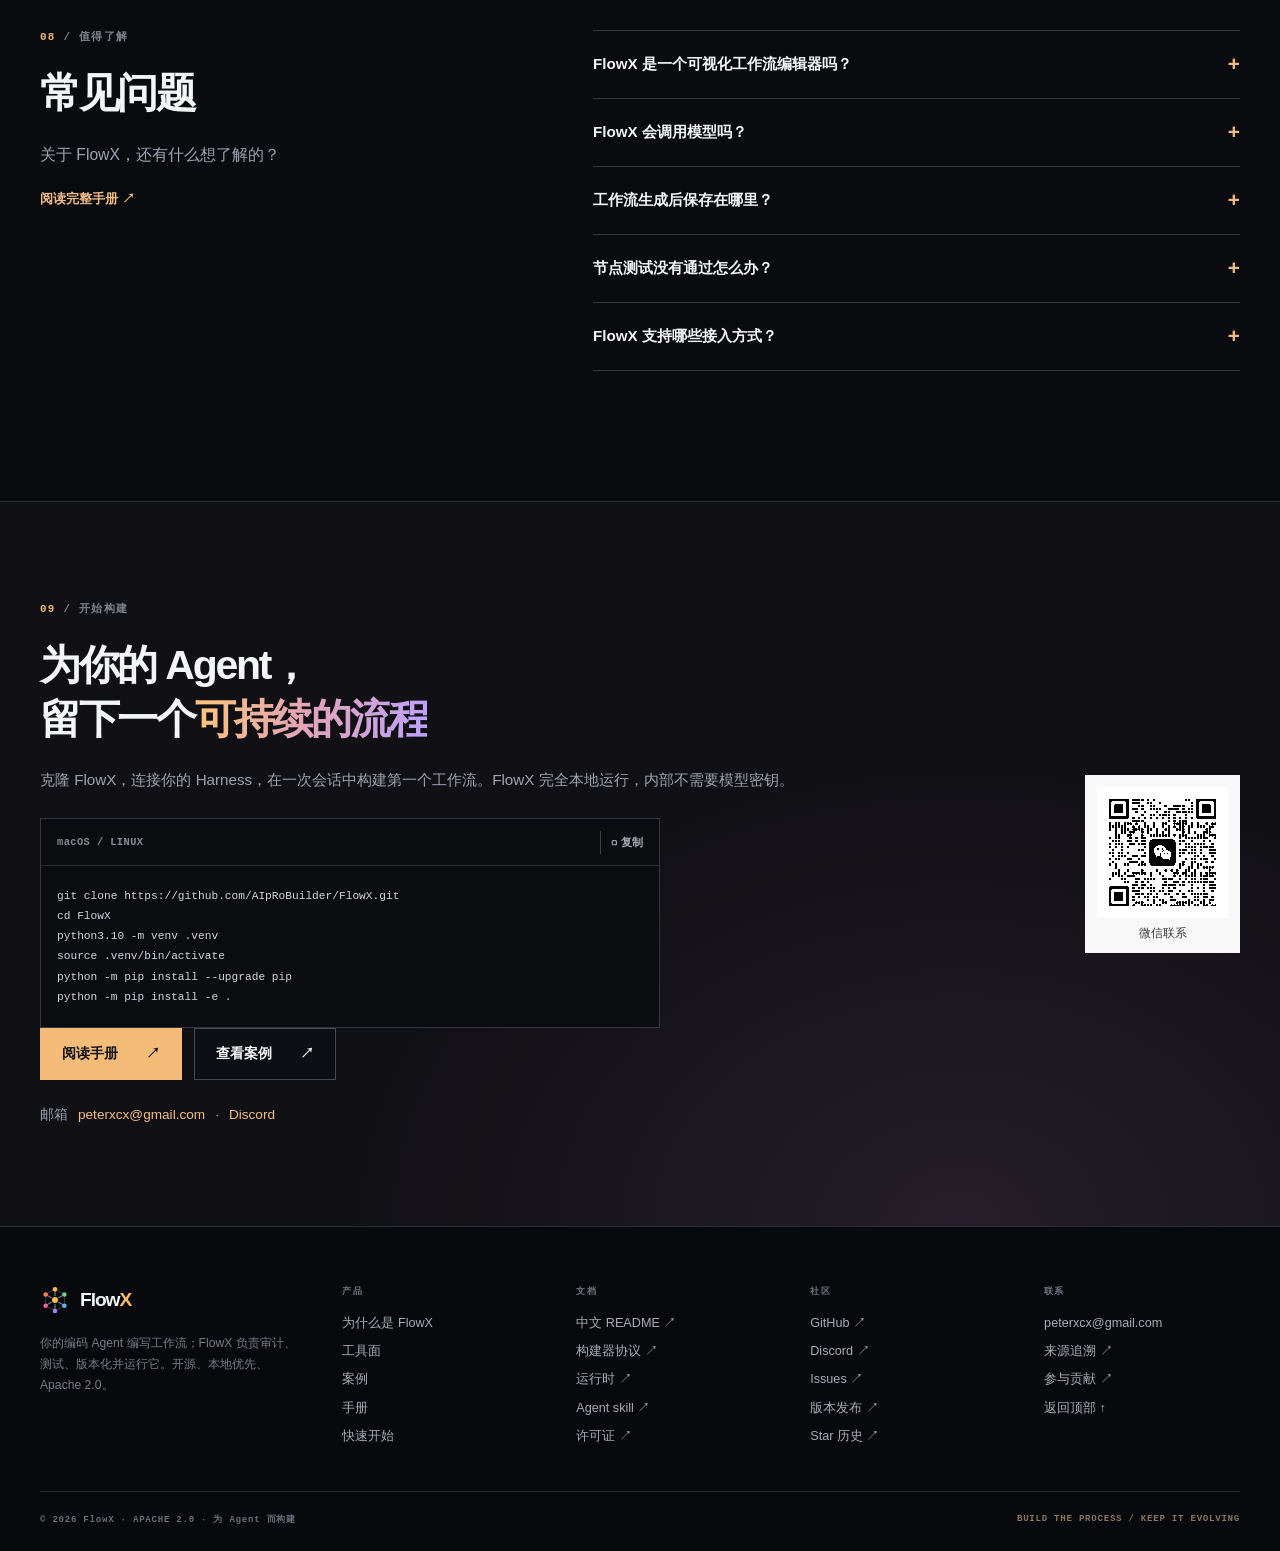
<file: index.zh-CN.html>
<!DOCTYPE html>
<html lang="zh-CN">
  <head>
    <meta charset="UTF-8" />
    <meta name="viewport" content="width=device-width, initial-scale=1.0" />
    <meta name="theme-color" content="#090b0f" />
    <meta name="google-site-verification" content="z1j2lOwTCyCSmdxdT_rCZAdQoIIs76KouPiEtdd7D3k" />
    <meta name="baidu-site-verification" content="codeva-i7WjuOg6xc" />
    <meta name="yandex-verification" content="f1fecc89b8e0a217" />
    <title>FlowX | 为 AI Agent 而生的生成式工作流</title>
    <meta name="description" content="FlowX 是面向 AI Agent 的开源工作流构建器与服务管理器：你的编码 Agent 编写工作流，FlowX 审计、测试、版本化并运行；支持 MCP、Python SDK、A2A，以及 Claude Code、Codex、Hermes 和 DeepSeek Harness 的 skill 与插件" />
    <link rel="canonical" href="https://www.flow-x.work/index.zh-CN.html" />
    <link rel="alternate" hreflang="en" href="https://www.flow-x.work/" />
    <link rel="alternate" hreflang="zh-CN" href="https://www.flow-x.work/index.zh-CN.html" />
    <link rel="alternate" hreflang="x-default" href="https://www.flow-x.work/" />
    <meta property="og:type" content="website" />
    <meta property="og:site_name" content="FlowX" />
    <meta property="og:url" content="https://www.flow-x.work/index.zh-CN.html" />
    <meta property="og:locale" content="zh_CN" />
    <meta property="og:locale:alternate" content="en_US" />
    <meta property="og:title" content="FlowX | 为 AI Agent 而生的生成式工作流" />
    <meta property="og:description" content="你的编码 Agent 编写工作流；FlowX 负责审计、测试、版本化并运行。为 Claude Code、Codex、Hermes 和 DeepSeek Harness 安装 skill 或插件。" />
    <meta property="og:image" content="https://www.flow-x.work/assets/social-card.png" />
    <meta property="og:image:type" content="image/png" />
    <meta property="og:image:width" content="1200" />
    <meta property="og:image:height" content="630" />
    <meta property="og:image:alt" content="FlowX：构建可持续演进的执行过程" />
    <meta name="twitter:card" content="summary_large_image" />
    <meta name="twitter:title" content="FlowX | 为 AI Agent 而生的生成式工作流" />
    <meta name="twitter:description" content="你的编码 Agent 编写工作流；FlowX 负责审计、测试、版本化并运行。为 Claude Code、Codex、Hermes 和 DeepSeek Harness 安装 skill 或插件。" />
    <meta name="twitter:image" content="https://www.flow-x.work/assets/social-card.png" />
    <meta name="twitter:image:alt" content="FlowX：构建可持续演进的执行过程" />
    <script type="application/ld+json">
      {
        "@context": "https://schema.org",
        "@type": "SoftwareSourceCode",
        "name": "FlowX",
        "description": "面向 AI Agent 的开源工作流构建器与服务管理器：契约、审计、测试、版本化和本地 FastAPI 运行时，支持 MCP、Python SDK、A2A，以及 Claude Code、Codex、Hermes 和 DeepSeek Harness 的 skill 与插件",
        "url": "https://www.flow-x.work/index.zh-CN.html",
        "codeRepository": "https://github.com/AIpRoBuilder/FlowX",
        "programmingLanguage": "Python",
        "license": "https://github.com/AIpRoBuilder/FlowX/blob/main/LICENSE",
        "inLanguage": "zh-CN"
      }
    </script>
    <link rel="icon" type="image/svg+xml" href="assets/flowx-mark.svg" />
    <link rel="stylesheet" href="styles.css" />
    <script src="assets/site.js" defer></script>
  </head>
  <body>
    <a class="skip-link" href="#main">跳转到主要内容</a>

    <header class="site-header">
      <div class="header-inner container">
        <a class="brand" href="#top" aria-label="FlowX 首页">
          <img src="assets/flowx-mark.svg" alt="" width="34" height="34" />
          <span>Flow<span class="brand-x">X</span></span>
        </a>

        <nav class="desktop-nav" aria-label="主导航">
          <a href="why.zh-CN.html">为什么是 FlowX</a>
          <a href="tools.zh-CN.html">工具面</a>
          <a href="showcase.zh-CN.html">案例</a>
          <a href="manual.zh-CN.html">手册</a>
        </nav>

        <div class="header-actions">
          <nav class="language-switch" aria-label="选择语言">
            <a href="index.zh-CN.html" lang="zh-CN" hreflang="zh-CN" aria-current="page">中</a><span aria-hidden="true">/</span><a href="index.html" lang="en" hreflang="en">EN</a>
          </nav>
          <a class="header-github" href="https://github.com/AIpRoBuilder/FlowX" target="_blank" rel="noopener noreferrer">GitHub <span aria-hidden="true">↗</span></a>
          <a class="button button-small button-light" href="#quickstart">开始构建 <span aria-hidden="true">↗</span></a>
        </div>

        <details class="mobile-menu">
          <summary aria-label="打开导航菜单"><span></span><span></span></summary>
          <nav aria-label="移动端导航">
            <a href="why.zh-CN.html">为什么是 FlowX</a>
            <a href="tools.zh-CN.html">工具面</a>
            <a href="showcase.zh-CN.html">案例</a>
            <a href="manual.zh-CN.html">手册</a>
            <a href="#quickstart">快速开始</a>
            <a href="#faq">常见问题</a>
            <a href="#get-started">开始使用</a>
            <a href="https://github.com/AIpRoBuilder/FlowX" target="_blank" rel="noopener noreferrer">GitHub ↗</a>
            <div class="mobile-languages" aria-label="选择语言"><a href="index.zh-CN.html" lang="zh-CN" hreflang="zh-CN" aria-current="page">简体中文</a><a href="index.html" lang="en" hreflang="en">English ↗</a></div>
          </nav>
        </details>
      </div>
    </header>

    <main id="main">
      <section class="hero grid-surface" id="top">
        <div class="hero-inner container">
          <div class="hero-copy">
            <p class="hero-kicker"><span class="status-dot"></span> OPEN SOURCE <span class="kicker-divider">/</span> GENERATIVE WORKFLOW</p>
            <h1>从想法到<br /><span>可进化、可复用的</span><br />AI 工作流</h1>
            <p class="hero-description">你的编码 Agent 负责编写工作流，FlowX 负责审计、测试、版本化并运行；把自然语言变成可检查、可复用、可持续改进的流程</p>
            <div class="agent-prompt">
              <div class="prompt-header"><span>给你的 AGENT 的指令</span><button type="button" class="copy-button" data-copy-target="agent-prompt" data-copied="已复制" data-failed="请手动复制" aria-label="复制 Agent 安装指令"><span aria-hidden="true">▢</span> <span class="copy-label">复制</span></button></div>
              <p id="agent-prompt">请阅读 https://github.com/AIpRoBuilder/FlowX/blob/main/skills/flowx-workflows/SKILL.md 和 https://github.com/AIpRoBuilder/FlowX#setup，使用当前 Agent 的原生方式安装 FlowX skill（命令见 https://www.flow-x.work/manual.zh-CN.html#agent-skill；若使用 DeepSeek Harness 则安装其插件），并在 Python 3.10+ 虚拟环境中安装、验证 FlowX；按需连接本地 MCP，帮助我构建第一个工作流；不要在聊天中索取密钥</p>
              <span class="copy-result" role="status" aria-live="polite"></span>
            </div>
            <div class="hero-actions">
              <a class="button button-primary" href="#quickstart">开始构建 <span aria-hidden="true">↗</span></a>
              <a class="button button-outline" href="https://github.com/AIpRoBuilder/FlowX" target="_blank" rel="noopener noreferrer">探索 GitHub <span aria-hidden="true">↗</span></a>
            </div>
            <p class="hero-note"><span></span> 开源 · 本地优先 · FlowX 内部不需要模型密钥</p>
          </div>

          <div class="hero-visual" role="img" aria-label="FlowX 工作流示意：从自然语言意图生成工作流图和节点，经过审计与测试后运行，并持续演进">
            <div class="visual-topline"><span>FLOWX ENGINE</span><span><i></i> GENERATIVE WORKFLOW</span></div>
            <div class="visual-orbit orbit-outer"></div>
            <div class="visual-orbit orbit-inner"></div>
            <svg class="visual-lines" viewBox="0 0 620 520" fill="none" aria-hidden="true">
              <defs>
                <linearGradient id="lineGradient" x1="60" y1="150" x2="560" y2="370" gradientUnits="userSpaceOnUse">
                  <stop stop-color="#ffb84d" /><stop offset=".48" stop-color="#ae87ff" /><stop offset="1" stop-color="#52d9dd" />
                </linearGradient>
              </defs>
              <path d="M111 191 C177 191 183 260 263 260" />
              <path d="M357 260 C430 260 421 164 511 164" />
              <path d="M357 260 C430 260 421 352 511 352" />
              <path class="line-dashed" d="M511 178 C587 205 584 318 511 338" />
              <circle cx="111" cy="191" r="4" /><circle cx="511" cy="164" r="4" /><circle cx="511" cy="352" r="4" />
            </svg>
            <div class="visual-node node-intent"><span class="node-icon node-icon-orange">✳</span><span><small>INPUT</small><strong>自然语言意图</strong></span></div>
            <div class="visual-center"><div class="center-glow"></div><img src="assets/flowx-mark.svg" alt="" width="76" height="76" /><span>FLOWX</span></div>
            <div class="visual-node node-graph"><span class="node-icon node-icon-purple">◇</span><span><small>GENERATE</small><strong>工作流图 + 节点</strong></span></div>
            <div class="visual-node node-runtime"><span class="node-icon node-icon-cyan">↗</span><span><small>RUN &amp; EVOLVE</small><strong>运行与持续演进</strong></span></div>
            <div class="visual-bottomline"><span>DESCRIBE</span><span>GENERATE</span><span>RUN</span><span>EVOLVE</span><span>↻</span></div>
          </div>
        </div>
        <div class="hero-bottom container"><span>BUILT FOR AGENTS / MADE TO EVOLVE</span><span>向下探索 <span aria-hidden="true">↓</span></span></div>
      </section>

      <section class="section signals-section" id="signals">
        <div class="container">
          <div class="section-intro split-intro">
            <div><p class="eyebrow"><span>01</span> / 循环现状</p><h2>真实产物。<br /><span class="text-gradient">没有黑盒</span></h2></div>
            <p class="section-lead">一眼看清 FlowX 交付什么，以及一次构建会留下什么：契约、检查、版本和可打开的证据</p>
          </div>
          <div class="signal-grid">
            <article class="signal-panel signal-span-7">
              <div class="signal-head"><h3>[01] 循环时刻</h3><span>已发布于 v1.0.3</span></div>
              <div class="metric-grid">
                <div class="metric"><strong>22</strong><span>个 MCP 工具</span></div>
                <div class="metric"><strong>3</strong><span>种接入方式</span></div>
                <div class="metric"><strong><em>0</em></strong><span>个模型密钥</span></div>
                <div class="metric"><strong data-github-stat="stargazers_count">239</strong><span>GITHUB STARS · 实时</span></div>
              </div>
              <p class="live-stat signal-footnote">Fork <b data-github-stat="forks_count">12</b> · 版本 <b>5</b> 个 · 许可证 <b>Apache 2.0</b></p>
            </article>
            <article class="signal-panel signal-span-5">
              <div class="signal-head"><h3>[02] 主路径</h3><a href="tools.zh-CN.html">全部工具 ↗</a></div>
              <ol class="rank-list">
                <li class="rank-row"><span>01</span><code>create_workflow</code><small>分配</small></li>
                <li class="rank-row"><span>02</span><code>begin_build</code><small>契约</small></li>
                <li class="rank-row"><span>03</span><code>submit_task</code><small>检查</small></li>
                <li class="rank-row"><span>04</span><code>run_service</code><small>运行</small></li>
                <li class="rank-row"><span>05</span><code>begin_evolve</code><small>复用</small></li>
              </ol>
            </article>
            <article class="signal-panel signal-span-6">
              <div class="signal-head"><h3>[03] 核心包</h3><span>单一仓库</span></div>
              <ul class="package-list">
                <li class="package-row"><code>flowx_core</code><span>构建器、服务管理器、审计器</span></li>
                <li class="package-row"><code>flowx_mcp</code><span>本地 stdio 服务与工具面</span></li>
                <li class="package-row"><code>flowx_sdk</code><span>面向 Agent 和应用的 Python 客户端</span></li>
                <li class="package-row"><code>flowx_a2a</code><span>非流式 Agent2Agent 适配器</span></li>
                <li class="package-row"><code>flowx-workflows</code><span>面向编码 Agent 的 skill</span></li>
              </ul>
            </article>
            <article class="signal-panel signal-span-6" data-quote-carousel>
              <div class="signal-head"><h3>[04] 仓库原话</h3><span>来自文档</span></div>
              <div class="quote-carousel">
                <figure class="quote-slide" data-quote-slide>
                  <blockquote>你的编码 Agent 编写工作流；FlowX 负责审计、测试、版本化并运行它。</blockquote>
                  <figcaption class="quote-source"><span>FLOWX README</span><a href="https://github.com/AIpRoBuilder/FlowX/blob/main/README.zh-CN.md" target="_blank" rel="noopener noreferrer">出处 ↗</a></figcaption>
                </figure>
                <figure class="quote-slide" data-quote-slide hidden>
                  <blockquote>不是提示词，而是契约：每个构建步骤返回包含契约、规则、上下文和产物槽位的数据包；由宿主 Agent 编写代码。</blockquote>
                  <figcaption class="quote-source"><span>核心特性</span><a href="https://github.com/AIpRoBuilder/FlowX/blob/main/README.zh-CN.md#key-features" target="_blank" rel="noopener noreferrer">出处 ↗</a></figcaption>
                </figure>
                <figure class="quote-slide" data-quote-slide hidden>
                  <blockquote>FlowX 是三个 Agent 接入方式背后的两个实体。</blockquote>
                  <figcaption class="quote-source"><span>架构</span><a href="https://github.com/AIpRoBuilder/FlowX/blob/main/README.zh-CN.md#architecture" target="_blank" rel="noopener noreferrer">出处 ↗</a></figcaption>
                </figure>
                <div class="quote-controls">
                  <button type="button" data-quote-prev aria-label="上一条引用">←</button>
                  <button type="button" data-quote-next aria-label="下一条引用">→</button>
                  <span class="quote-counter" data-quote-counter>01 / 03</span>
                </div>
              </div>
            </article>
            <article class="signal-panel signal-span-12">
              <div class="signal-head"><h3>[05] 现场笔记</h3><a href="showcase.zh-CN.html">案例 ↗</a></div>
              <ul class="feed-mini">
                <li><a href="https://github.com/AIpRoBuilder/FlowX/releases/tag/v1.0.3" target="_blank" rel="noopener noreferrer"><span>v1.0.3 — 纯契约与服务管理器</span><small>11 月 24 日</small></a></li>
                <li><a href="https://github.com/AIpRoBuilder/FlowX/blob/main/docs/DYNAMIC_WORKFLOW.md" target="_blank" rel="noopener noreferrer"><span>工作流构建器协议</span><small>文档</small></a></li>
                <li><a href="assets/picture-workflow-demo.html"><span>图片工作流演示：五个节点，一次会话</span><small>演示</small></a></li>
                <li><a href="https://github.com/AIpRoBuilder/FlowX/blob/main/examples/sdk_quickstart.py" target="_blank" rel="noopener noreferrer"><span>SDK 快速开始：用 Python 构建</span><small>示例</small></a></li>
                <li><a href="https://github.com/AIpRoBuilder/FlowX/blob/main/docs/RUNTIME.md" target="_blank" rel="noopener noreferrer"><span>与 ag_ui_workflow 的运行时兼容性</span><small>文档</small></a></li>
                <li><a href="https://github.com/AIpRoBuilder/FlowX/blob/main/docs/PROVENANCE.md" target="_blank" rel="noopener noreferrer"><span>来源追溯与校验</span><small>文档</small></a></li>
              </ul>
            </article>
          </div>
        </div>
      </section>

      <section class="section capabilities" id="features">
        <div class="container">
          <div class="section-intro split-intro">
            <div><p class="eyebrow"><span>02</span> / 你得到什么</p><h2>不只是回答。<br />构建可执行的<span class="text-gradient">流程</span></h2></div>
            <p class="section-lead">FlowX 是 Agent 背后的执行层：发放契约、检查返回结果，只保留真正通过的内容</p>
          </div>
          <div class="feature-grid">
            <article class="feature-card"><div class="feature-icon icon-orange" aria-hidden="true">✳</div><span class="card-index">01 / 契约</span><h3>契约，而非提示词</h3><p>每个构建步骤返回指令、规则、上下文和产物槽位；由宿主 Agent 编写代码，而不是猜一个结果</p></article>
            <article class="feature-card"><div class="feature-icon icon-green" aria-hidden="true">⌁</div><span class="card-index">02 / 检查</span><h3>审计并测试每个节点</h3><p>审计器与 pytest 共同检查每个节点；失败会返回行号、修复建议和有限次数的修复任务</p></article>
            <article class="feature-card"><div class="feature-icon icon-purple" aria-hidden="true">↻</div><span class="card-index">03 / 版本</span><h3>只发布通过的内容</h3><p>通过的产物成为版本化节点；未通过的节点不会发布，其下游节点会被标记为阻塞</p></article>
            <article class="feature-card"><div class="feature-icon icon-blue" aria-hidden="true">⌘</div><span class="card-index">04 / 演进</span><h3>不重建也能演进</h3><p>可以只修改一个节点或整张图；未改变的节点直接复用，工作流保留完整历史</p></article>
          </div>
        </div>
      </section>

      <section class="section ladder-section grid-surface" id="how-it-works">
        <div class="container">
          <div class="section-intro split-intro">
            <div><p class="eyebrow"><span>03</span> / 工作原理</p><h2>九个步骤。<br />一次<span class="text-gradient">可检查的构建</span></h2></div>
            <p class="section-lead">从任意 Harness 到可运行的服务：每一步都会留下产物、检查结果或可阅读的日志</p>
          </div>
          <div class="ladder">
            <article class="ladder-step">
              <div class="ladder-copy">
                <span class="ladder-index">STEP 01</span>
                <h3>任意 Harness</h3>
                <p>在 Claude Code、Codex、Hermes Agent、DeepSeek Harness，或你自己的 Python / A2A Agent 中，通过 FlowX skill 或本地 MCP 服务接入。</p>
                <div class="ladder-tags"><span>CLAUDE CODE</span><span>CODEX</span><span>HERMES</span><span>DEEPSEEK HARNESS</span></div>
              </div>
              <div class="ladder-mock" aria-hidden="true">
                <div class="mock-header"><span>HARNESS → FLOWX</span><span>LOCAL STDIO</span></div>
                <pre>claude code   codex   hermes   deepseek harness
       \         |        |             /
        flowx skill  ·  flowx-mcp  ·  flowx_sdk
                     |
              <span class="mock-ok">local workspace</span></pre>
              </div>
            </article>
            <article class="ladder-step">
              <div class="ladder-copy">
                <span class="ladder-index">STEP 02</span>
                <h3>描述意图</h3>
                <p>告诉 Agent 工作流要完成什么。Agent 分配工作流并打开构建修订，FlowX 选择阶段并发出第一批契约。</p>
                <div class="ladder-tags"><span>自然语言</span><span>CREATE_WORKFLOW</span><span>BEGIN_BUILD</span></div>
              </div>
              <div class="ladder-mock" aria-hidden="true">
                <div class="mock-header"><span>INTENT</span><span>AGENT</span></div>
                <pre>› Use flowx to build a workflow.

  A support ticket comes in. Classify its category,
  assign a priority, and draft a reply as
  structured output.

<span class="mock-dim">create_workflow(name="ticket-triage")</span>
<span class="mock-ok">→ workflow_id: ticket-triage</span></pre>
              </div>
            </article>
            <article class="ladder-step">
              <div class="ladder-copy">
                <span class="ladder-index">STEP 03</span>
                <h3>接收契约</h3>
                <p><code>begin_build</code> 返回 <code>next_tasks</code>：每个产物都有契约，包含指令、规则、schema、上下文和提交槽位。Agent 不需要猜结构。</p>
                <div class="ladder-tags"><span>契约</span><span>SCHEMA</span><span>产物槽位</span></div>
              </div>
              <div class="ladder-mock" aria-hidden="true">
                <div class="mock-header"><span>NEXT_TASKS</span><span>REQUIREMENT</span></div>
                <pre>{
  "task": "requirement",
  "contract": { "rules": [...], "schema": {...} },
  "context": {},
  "submit": { "slots": ["requirement"] }
}</pre>
              </div>
            </article>
            <article class="ladder-step">
              <div class="ladder-copy">
                <span class="ladder-index">STEP 04</span>
                <h3>编写产物</h3>
                <p>编码 Agent 先写需求，再写工作流图，然后为每个节点编写代码和测试。相互独立的节点会同时开放。</p>
                <div class="ladder-tags"><span>需求</span><span>图</span><span>代码 + 测试</span></div>
              </div>
              <div class="ladder-mock" aria-hidden="true">
                <div class="mock-header"><span>WORKSPACE</span><span>TICKET-TRIAGE</span></div>
                <pre>workflows/ticket-triage/
├── requirement.md
├── workflow.json
├── nodes/
│   ├── classify.py      + test_classify.py
│   ├── prioritize.py    + test_prioritize.py
│   └── draft_reply.py   + test_draft_reply.py
└── build/events.jsonl</pre>
              </div>
            </article>
            <article class="ladder-step">
              <div class="ladder-copy">
                <span class="ladder-index">STEP 05</span>
                <h3>审计返回结果</h3>
                <p>FlowX 用审计器检查每个产物。拒绝是具体的：规则、消息、行号和修复建议，Agent 可以只修复真正失败的部分。</p>
                <div class="ladder-tags"><span>确定性规则</span><span>FINDINGS</span><span>修复建议</span></div>
              </div>
              <div class="ladder-mock" aria-hidden="true">
                <div class="mock-header"><span>AUDIT</span><span>FINDINGS</span></div>
                <pre><span class="mock-ok">AUDIT  graph        PASS</span>
<span class="mock-warn">AUDIT  classify     FAIL</span>
  rule_id:  node.schema-output
  line:     42
  message:  "category" is not validated
  remediation:
    validate the field against the declared enum</pre>
              </div>
            </article>
            <article class="ladder-step">
              <div class="ladder-copy">
                <span class="ladder-index">STEP 06</span>
                <h3>用 pytest 测试</h3>
                <p>每个节点的测试在本地运行。失败会带着测试输出返回修复任务；修复次数有上限，构建不会无限循环。</p>
                <div class="ladder-tags"><span>PYTEST</span><span>修复任务</span><span>MAX_ATTEMPTS</span></div>
              </div>
              <div class="ladder-mock" aria-hidden="true">
                <div class="mock-header"><span>PYTEST</span><span>NODE: CLASSIFY</span></div>
                <pre>$ pytest nodes/test_classify.py
<span class="mock-warn">FAILED</span> test_classify_rejects_unknown_category
<span class="mock-warn">1 failed, 4 passed</span>

→ repair task opened (attempt 2 / 3)</pre>
              </div>
            </article>
            <article class="ladder-step">
              <div class="ladder-copy">
                <span class="ladder-index">STEP 07</span>
                <h3>发布版本</h3>
                <p>通过的节点带着版本发布。仍然失败的节点不会发布，其下游节点被标记为阻塞；<code>get_build_state</code> 和日志会显示构建状态。</p>
                <div class="ladder-tags"><span>版本化节点</span><span>构建状态</span><span>构建日志</span></div>
              </div>
              <div class="ladder-mock" aria-hidden="true">
                <div class="mock-header"><span>GET_BUILD_STATE</span><span>BUILDING</span></div>
                <pre>status: building
nodes:
  classify      <span class="mock-ok">published v2</span>
  prioritize    <span class="mock-ok">published v1</span>
  draft_reply   <span class="mock-warn">repair (attempt 2/3)</span>
entrypoint: waiting</pre>
              </div>
            </article>
            <article class="ladder-step">
              <div class="ladder-copy">
                <span class="ladder-index">STEP 08</span>
                <h3>运行服务</h3>
                <p><code>run_service</code> 渲染并启动 FastAPI 后端；<code>run_step</code> 输入数据，<code>reset_session</code> 清理暂停的会话，<code>get_evidence</code> 返回运行日志和服务日志尾部。</p>
                <div class="ladder-tags"><span>FASTAPI</span><span>RUN_STEP</span><span>EVIDENCE</span></div>
              </div>
              <div class="ladder-mock" aria-hidden="true">
                <div class="mock-header"><span>SERVICE</span><span>RUNNING</span></div>
                <pre><span class="mock-ok">run_service("ticket-triage")</span>
  http://127.0.0.1:8000

run_step("ticket-triage", "classify", {...})
  <span class="mock-ok">completed</span> · 3 cards
get_evidence("ticket-triage")
  runs/latest.json + service.log</pre>
              </div>
            </article>
            <article class="ladder-step">
              <div class="ladder-copy">
                <span class="ladder-index">STEP 09</span>
                <h3>演进与复用</h3>
                <p><code>begin_evolve</code> 可以在冻结拓扑的情况下修改一个节点，也可以修改整张图。输入未变化的节点全部复用，已发布版本继续可用。</p>
                <div class="ladder-tags"><span>BEGIN_EVOLVE</span><span>节点或图</span><span>复用</span></div>
              </div>
              <div class="ladder-mock" aria-hidden="true">
                <div class="mock-header"><span>EVOLVE</span><span>DRAFT_REPLY</span></div>
                <pre>begin_evolve("ticket-triage",
  intent="Escalate urgent tickets",
  scope="node", node="draft_reply")

<span class="mock-dim">reused</span>    classify v2, prioritize v1
<span class="mock-ok">rewritten</span> draft_reply v2
<span class="mock-ok">published</span> draft_reply v2</pre>
              </div>
            </article>
          </div>
        </div>
      </section>

      <section class="section quickstart-section grid-surface" id="quickstart">
        <div class="container">
          <div class="section-intro split-intro">
            <div><p class="eyebrow"><span>04</span> / 快速开始</p><h2>本地安装。<br /><span class="text-gradient">构建第一个工作流</span></h2></div>
            <p class="section-lead">FlowX 运行在 Python 3.10+ 上，内部不需要模型密钥。安装后通过 MCP 或 SDK 连接，让 Agent 编写产物</p>
          </div>
          <div class="code-window install-window">
            <div class="code-header"><span>macOS / LINUX · PIP</span><button type="button" class="copy-button" data-copy-target="install-code" data-copied="已复制" data-failed="请手动复制" aria-label="复制安装命令"><span aria-hidden="true">▢</span> <span class="copy-label">复制</span></button></div>
            <pre><code id="install-code">git clone https://github.com/AIpRoBuilder/FlowX.git
cd FlowX
python3.10 -m venv .venv
source .venv/bin/activate
python -m pip install --upgrade pip
python -m pip install -e .</code></pre><span class="copy-result" role="status" aria-live="polite"></span>
          </div>
          <p class="quickstart-footer">FlowX 内部不需要模型密钥；Provider 和媒体变量只用于你生成的工作流。Windows 请激活 <code>.venv\Scripts\activate</code> 并使用 Scripts 目录下的可执行文件。</p>
          <div class="quickstart-grid">
            <article class="code-card">
              <div class="code-card-intro"><span class="card-index">01 / MCP</span><h3>连接你的 Agent</h3><p>在支持 MCP 的客户端中注册本地 stdio 服务；请使用绝对路径，MCP 主机可能不会继承 Shell 的 PATH</p></div>
              <div class="code-window"><div class="code-header"><span>mcp.json</span><button type="button" class="copy-button" data-copy-target="mcp-code" data-copied="已复制" data-failed="请手动复制" aria-label="复制 MCP 配置"><span aria-hidden="true">▢</span> <span class="copy-label">复制</span></button></div><pre><code id="mcp-code">{
  "mcpServers": {
    "flowx": {
      "command": "/absolute/path/to/venv/bin/flowx-mcp",
      "env": {
        "FLOWX_DEFAULT_WORKSPACE": "/absolute/path/to/flowx_workspaces"
      }
    }
  }
}</code></pre><span class="copy-result" role="status" aria-live="polite"></span></div>
              <p class="code-caption"><code>FLOWX_CONFIG_ROOT</code> 可让已安装的 <code>flowx-mcp</code> 找到仓库外的 <code>.env</code>。工作流凭据放在进程环境或服务自己的 <code>.env</code> 中；不要提交密钥</p>
            </article>
            <article class="code-card">
              <div class="code-card-intro"><span class="card-index">02 / PYTHON SDK</span><h3>用代码构建工作流</h3><p><code>FlowXClient</code> 暴露同一套协议；<code>build()</code> 用你提供的函数回答每个契约任务</p></div>
              <div class="code-window"><div class="code-header"><span>build_workflow.py</span><button type="button" class="copy-button" data-copy-target="sdk-code" data-copied="已复制" data-failed="请手动复制" aria-label="复制 Python 示例"><span aria-hidden="true">▢</span> <span class="copy-label">复制</span></button></div><pre><code id="sdk-code">from flowx_sdk import FlowXClient

def solve(task: dict) -&gt; dict:
    return my_agent.write(task)

with FlowXClient(workspace="./workflows") as flowx:
    workflow_id = flowx.create_workflow("ticket-triage")
    state = flowx.build(
        workflow_id,
        "Categorize and prioritize support tickets.",
        solve,
    )
    assert state["status"] == "completed", state["errors"]
    print(flowx.run_service(workflow_id))</code></pre><span class="copy-result" role="status" aria-live="polite"></span></div>
              <p class="code-caption">构建期间会在本地执行节点测试，运行服务前请审阅生成的代码；使用服务时保持客户端开启</p>
            </article>
          </div>
          <div class="agent-install" id="agent-install">
            <div class="agent-install-header">
              <div><span class="card-index">03 / AGENT SKILL &amp; PLUGIN</span><h3>安装到你的 Agent</h3><p>FlowX skill 让 Claude Code、Codex 和 Hermes Agent 能够构建、检查和运行工作流；DeepSeek Harness 还可安装只读工作流查看器插件。<code>npx</code> 命令需要 Node.js 22.20+。</p></div>
              <span class="interface-tag">SKILL + PLUGIN</span>
            </div>
            <div class="agent-grid">
              <article class="agent-card">
                <div class="agent-card-header"><span class="agent-name">Claude Code</span><span class="agent-meta">SKILL</span></div>
                <div class="code-window"><div class="code-header"><span>bash</span><button type="button" class="copy-button" data-copy-target="claude-install" data-copied="已复制" data-failed="请手动复制" aria-label="复制 Claude Code 安装命令"><span aria-hidden="true">▢</span> <span class="copy-label">复制</span></button></div><pre><code id="claude-install">npx skills add AIpRoBuilder/FlowX \
  --skill flowx-workflows \
  -a claude-code -g</code></pre><span class="copy-result" role="status" aria-live="polite"></span></div>
                <p class="agent-caption">安装到 <code>~/.claude/skills/</code>；去掉 <code>-g</code> 可只安装到当前项目。</p>
              </article>
              <article class="agent-card">
                <div class="agent-card-header"><span class="agent-name">Codex</span><span class="agent-meta">SKILL</span></div>
                <div class="code-window"><div class="code-header"><span>bash</span><button type="button" class="copy-button" data-copy-target="codex-install" data-copied="已复制" data-failed="请手动复制" aria-label="复制 Codex 安装命令"><span aria-hidden="true">▢</span> <span class="copy-label">复制</span></button></div><pre><code id="codex-install">npx skills add AIpRoBuilder/FlowX \
  --skill flowx-workflows \
  -a codex -g</code></pre><span class="copy-result" role="status" aria-live="polite"></span></div>
                <p class="agent-caption">安装到 <code>~/.agents/skills/</code>；去掉 <code>-g</code> 可只安装到当前项目。</p>
              </article>
              <article class="agent-card">
                <div class="agent-card-header"><span class="agent-name">Hermes Agent</span><span class="agent-meta">SKILL</span></div>
                <div class="code-window"><div class="code-header"><span>bash</span><button type="button" class="copy-button" data-copy-target="hermes-install" data-copied="已复制" data-failed="请手动复制" aria-label="复制 Hermes Agent 安装命令"><span aria-hidden="true">▢</span> <span class="copy-label">复制</span></button></div><pre><code id="hermes-install">hermes skills install \
  AIpRoBuilder/FlowX/skills/flowx-workflows</code></pre><span class="copy-result" role="status" aria-live="polite"></span></div>
                <p class="agent-caption">从公开 GitHub 仓库安装；可用 <code>hermes skills list</code> 验证，然后新建会话。</p>
              </article>
              <article class="agent-card">
                <div class="agent-card-header"><span class="agent-name">DeepSeek Harness</span><span class="agent-meta">SKILL + PLUGIN</span></div>
                <div class="code-window"><div class="code-header"><span>bash</span><button type="button" class="copy-button" data-copy-target="dsh-install" data-copied="已复制" data-failed="请手动复制" aria-label="复制 DeepSeek Harness 安装命令"><span aria-hidden="true">▢</span> <span class="copy-label">复制</span></button></div><pre><code id="dsh-install"># 安装 skill 和只读查看器插件（在 FlowX 仓库根目录运行）
mkdir -p ~/.dsh/skills/flowx-workflows
cp -R skills/flowx-workflows/. \
  ~/.dsh/skills/flowx-workflows/
dsh plugin --profile web add \
  ./plugins/deepseek-harness-flowx</code></pre><span class="copy-result" role="status" aria-live="polite"></span></div>
                <p class="agent-caption">需要 Harness 0.2.2-rc.1；Desktop 使用 <code>--profile desktop</code>，与 Web 分别安装。使用 skill 构建、演进和运行工作流。</p>
              </article>
            </div>
          </div>
          <p class="quickstart-footer">需要配置细节？<a href="https://github.com/AIpRoBuilder/FlowX/blob/main/README.zh-CN.md" target="_blank" rel="noopener noreferrer">查看完整安装文档 ↗</a></p>
        </div>
      </section>

      <section class="section interfaces-section" id="interfaces">
        <div class="container">
          <div class="section-intro split-intro">
            <div><p class="eyebrow"><span>05</span> / 一个核心，三种接入方式</p><h2>用你习惯的方式，<br /><span class="text-gradient">连接 FlowX</span></h2></div>
            <p class="section-lead">一个共享核心，三种接入方式；构建器与服务管理器可以连接 Agent 客户端、Python 应用或其他 Agent</p>
          </div>
          <div class="interface-grid">
            <article class="interface-card"><div class="interface-top"><span class="interface-label">01 / AGENT CLIENT</span><span class="interface-icon icon-orange" aria-hidden="true">↗</span></div><h3>MCP</h3><p>通过本地 stdio 连接支持 MCP 的 Agent，创建、检查、运行和演进工作流；契约任务、构建状态和日志都可查询</p><span class="interface-tag">LOCAL STDIO</span></article>
            <article class="interface-card"><div class="interface-top"><span class="interface-label">02 / YOUR APPLICATION</span><span class="interface-icon icon-purple" aria-hidden="true">{ }</span></div><h3>Python SDK</h3><p>在 Python Agent 或自己的应用后端中直接使用同一核心，构建、检查、运行和演进工作流</p><span class="interface-tag">PYTHON 3.10+</span></article>
            <article class="interface-card"><div class="interface-top"><span class="interface-label">03 / AGENT TO AGENT</span><span class="interface-icon icon-blue" aria-hidden="true">⇄</span></div><h3>A2A</h3><p>通过 Agent2Agent 让其他 Agent 委托 FlowX 构建工作流，目前提供非流式工作流构建接口</p><span class="interface-tag">NON-STREAMING</span></article>
          </div>
          <div class="interface-note"><span class="note-mark">✦</span><p><strong>你的界面，你做主</strong> — FlowX 与模型和 UI 解耦；前端负责呈现交互与事件，FlowX 提供背后的工作流能力</p><a href="https://github.com/AIpRoBuilder/FlowX#architecture" target="_blank" rel="noopener noreferrer">了解架构 ↗</a></div>
        </div>
      </section>

      <section class="section usecases-section" id="use-cases">
        <div class="container">
          <div class="section-intro split-intro">
            <div><p class="eyebrow"><span>06</span> / 你可以构建什么</p><h2>从真实任务开始，<br />而不是<span class="text-gradient">演示提示词</span></h2></div>
            <p class="section-lead">FlowX 足够通用，几乎可以承载任何流程；以下是团队把工作交给 Agent 时最常见的几种形态</p>
          </div>
          <div class="usecase-grid">
            <a class="usecase-card" href="showcase.zh-CN.html"><span class="card-index">01 / 运营</span><h3>客服分诊</h3><p>识别工单类别、设置优先级、起草回复，并返回后续系统可以直接使用的结构化输出</p><span class="usecase-link">查看工单工作流 ↗</span></a>
            <a class="usecase-card" href="showcase.zh-CN.html"><span class="card-index">02 / 文档</span><h3>文档处理</h3><p>抽取字段、比较版本、总结长文，并保留每一个中间产物供检查</p><span class="usecase-link">查看文档模式 ↗</span></a>
            <a class="usecase-card" href="showcase.zh-CN.html"><span class="card-index">03 / 媒体</span><h3>媒体流水线</h3><p>生成提示词和图片、给候选图打分，再用 FlowX 媒体卡片打包最终结果</p><span class="usecase-link">打开图片演示 ↗</span></a>
            <a class="usecase-card" href="showcase.zh-CN.html"><span class="card-index">04 / 研究</span><h3>研究综合</h3><p>收集来源、给证据打分、生成带引用的简报，同时保留每一步的运行日志</p><span class="usecase-link">查看研究配方 ↗</span></a>
            <a class="usecase-card" href="manual.zh-CN.html"><span class="card-index">05 / 内部工具</span><h3>内部工具</h3><p>渲染 FastAPI 服务，放在自己的 UI 后面，通过 MCP 或 SDK 逐步驱动</p><span class="usecase-link">阅读手册 ↗</span></a>
            <a class="usecase-card" href="tools.zh-CN.html"><span class="card-index">06 / AGENT 后端</span><h3>Agent 后端</h3><p>让其他 Agent 通过 A2A 委托构建，或把构建器嵌入你的 Python 应用</p><span class="usecase-link">浏览接入方式 ↗</span></a>
          </div>
        </div>
      </section>

      <section class="section examples-section" id="examples">
        <div class="container">
          <div class="section-intro split-intro">
            <div><p class="eyebrow"><span>07</span> / 案例</p><h2>看看工作流<br /><span class="text-gradient">如何自己长出来</span></h2></div>
            <p class="section-lead">一段 DeepSeek Harness 实录：FlowX 把文生图需求变成经过测试的 5 节点工作流，生成四张候选图并完成打分与打包</p>
          </div>
          <a class="example-card" href="assets/picture-workflow-demo.html" aria-label="打开图片工作流交互演示">
            <div class="example-copy">
              <span class="interface-label">文生图 / DEEPSEEK HARNESS</span>
              <h3>图片工作流演示</h3>
              <p>从 RunningHub 参考工作流出发，FlowX 规划工作流图，审计并试运行每个节点，再在 FlowX 画布中完成渲染、打分和打包</p>
              <ul class="example-tags">
                <li>5 个节点</li>
                <li>试运行测试</li>
                <li>交互实录</li>
              </ul>
              <span class="example-link">打开交互演示 <span aria-hidden="true">↗</span></span>
            </div>
            <div class="example-preview" aria-hidden="true">
              <img src="assets/picture-workflow-demo.gif" alt="" width="1024" height="720" loading="lazy" />
            </div>
          </a>
        </div>
      </section>

      <section class="section faq-section" id="faq">
        <div class="container faq-layout">
          <div><p class="eyebrow"><span>08</span> / 值得了解</p><h2>常见问题</h2><p class="section-lead">关于 FlowX，还有什么想了解的？</p><a class="text-link" href="manual.zh-CN.html">阅读完整手册 ↗</a></div>
          <div class="faq-list">
            <details><summary>FlowX 是一个可视化工作流编辑器吗？<span aria-hidden="true">+</span></summary><p>不是，FlowX 是工作流构建器与服务管理器，不自带用户界面；你的 Agent 或应用负责交互和展示，FlowX 负责构建、检查、版本化和运行背后的流程</p></details>
            <details><summary>FlowX 会调用模型吗？<span aria-hidden="true">+</span></summary><p>不会。FlowX 内部没有 LLM；它把每个产物的契约交给编码 Agent，并审计返回结果。只有你生成的工作流在调用模型或媒体服务时，才需要对应的 Provider 密钥</p></details>
            <details><summary>工作流生成后保存在哪里？<span aria-hidden="true">+</span></summary><p>产物保存在 <code>workspace/workflows/&lt;workflow_id&gt;</code> 下，包括需求、工作流图、版本化节点代码与测试、入口文件和构建日志</p></details>
            <details><summary>节点测试没有通过怎么办？<span aria-hidden="true">+</span></summary><p>审计器和 pytest 会返回行号、修复建议和修复任务，修复次数有上限。仍未通过的节点不会发布，其下游节点会被标记为阻塞</p></details>
            <details><summary>FlowX 支持哪些接入方式？<span aria-hidden="true">+</span></summary><p>支持本地 stdio MCP、Python SDK、A2A 适配器，以及面向 Claude Code、Codex 和 Hermes Agent 的 skill；DeepSeek Harness 还可安装只读查看器插件。A2A 当前用于非流式工作流构建</p></details>
          </div>
        </div>
      </section>

      <section class="contact-section" id="get-started">
        <div class="container contact-inner"><div><p class="eyebrow"><span>09</span> / 开始构建</p><h2>为你的 Agent，<br />留下一个<span class="text-gradient">可持续的流程</span></h2><p>克隆 FlowX，连接你的 Harness，在一次会话中构建第一个工作流。FlowX 完全本地运行，内部不需要模型密钥。</p><div class="code-window install-window"><div class="code-header"><span>macOS / LINUX</span><button type="button" class="copy-button" data-copy-target="install-cta" data-copied="已复制" data-failed="请手动复制" aria-label="复制安装命令"><span aria-hidden="true">▢</span> <span class="copy-label">复制</span></button></div><pre><code id="install-cta">git clone https://github.com/AIpRoBuilder/FlowX.git
cd FlowX
python3.10 -m venv .venv
source .venv/bin/activate
python -m pip install --upgrade pip
python -m pip install -e .</code></pre><span class="copy-result" role="status" aria-live="polite"></span></div><div class="contact-actions"><a class="button button-primary" href="manual.zh-CN.html">阅读手册 <span aria-hidden="true">↗</span></a><a class="button button-outline" href="showcase.zh-CN.html">查看案例 <span aria-hidden="true">↗</span></a></div><div class="contact-email"><span>邮箱</span><a href="mailto:peterxcx@gmail.com">peterxcx@gmail.com</a> · <a href="https://discord.com/invite/KHnDtNqxp" target="_blank" rel="noopener noreferrer">Discord</a></div></div><figure class="contact-qr"><img src="assets/qrcode.svg" alt="FlowX 微信联系二维码" loading="lazy" /><figcaption>微信联系</figcaption></figure></div>
      </section>
    </main>

    <footer class="mega-footer">
      <div class="container">
        <div class="mega-footer-grid">
          <div class="footer-brand-block">
            <a class="brand footer-brand" href="#top"><img src="assets/flowx-mark.svg" alt="" width="30" height="30" /><span>Flow<span class="brand-x">X</span></span></a>
            <p>你的编码 Agent 编写工作流；FlowX 负责审计、测试、版本化并运行它。开源、本地优先、Apache 2.0。</p>
          </div>
          <div class="footer-col"><h3>产品</h3><ul><li><a href="why.zh-CN.html">为什么是 FlowX</a></li><li><a href="tools.zh-CN.html">工具面</a></li><li><a href="showcase.zh-CN.html">案例</a></li><li><a href="manual.zh-CN.html">手册</a></li><li><a href="#quickstart">快速开始</a></li></ul></div>
          <div class="footer-col"><h3>文档</h3><ul><li><a href="https://github.com/AIpRoBuilder/FlowX/blob/main/README.zh-CN.md" target="_blank" rel="noopener noreferrer">中文 README ↗</a></li><li><a href="https://github.com/AIpRoBuilder/FlowX/blob/main/docs/DYNAMIC_WORKFLOW.md" target="_blank" rel="noopener noreferrer">构建器协议 ↗</a></li><li><a href="https://github.com/AIpRoBuilder/FlowX/blob/main/docs/RUNTIME.md" target="_blank" rel="noopener noreferrer">运行时 ↗</a></li><li><a href="https://github.com/AIpRoBuilder/FlowX/blob/main/skills/flowx-workflows/SKILL.md" target="_blank" rel="noopener noreferrer">Agent skill ↗</a></li><li><a href="https://github.com/AIpRoBuilder/FlowX/blob/main/LICENSE" target="_blank" rel="noopener noreferrer">许可证 ↗</a></li></ul></div>
          <div class="footer-col"><h3>社区</h3><ul><li><a href="https://github.com/AIpRoBuilder/FlowX" target="_blank" rel="noopener noreferrer">GitHub ↗</a></li><li><a href="https://discord.com/invite/KHnDtNqxp" target="_blank" rel="noopener noreferrer">Discord ↗</a></li><li><a href="https://github.com/AIpRoBuilder/FlowX/issues" target="_blank" rel="noopener noreferrer">Issues ↗</a></li><li><a href="https://github.com/AIpRoBuilder/FlowX/releases" target="_blank" rel="noopener noreferrer">版本发布 ↗</a></li><li><a href="https://star-history.com/#AIpRoBuilder/FlowX&amp;Date" target="_blank" rel="noopener noreferrer">Star 历史 ↗</a></li></ul></div>
          <div class="footer-col"><h3>联系</h3><ul><li><a href="mailto:peterxcx@gmail.com">peterxcx@gmail.com</a></li><li><a href="https://github.com/AIpRoBuilder/FlowX/blob/main/docs/PROVENANCE.md" target="_blank" rel="noopener noreferrer">来源追溯 ↗</a></li><li><a href="https://github.com/AIpRoBuilder/FlowX#contributing" target="_blank" rel="noopener noreferrer">参与贡献 ↗</a></li><li><a href="#top">返回顶部 ↑</a></li></ul></div>
        </div>
        <div class="footer-bottom"><span>© 2026 FlowX · APACHE 2.0 · 为 Agent 而构建</span><span>BUILD THE PROCESS / KEEP IT EVOLVING</span></div>
      </div>
    </footer>
  </body>
</html>
</file>
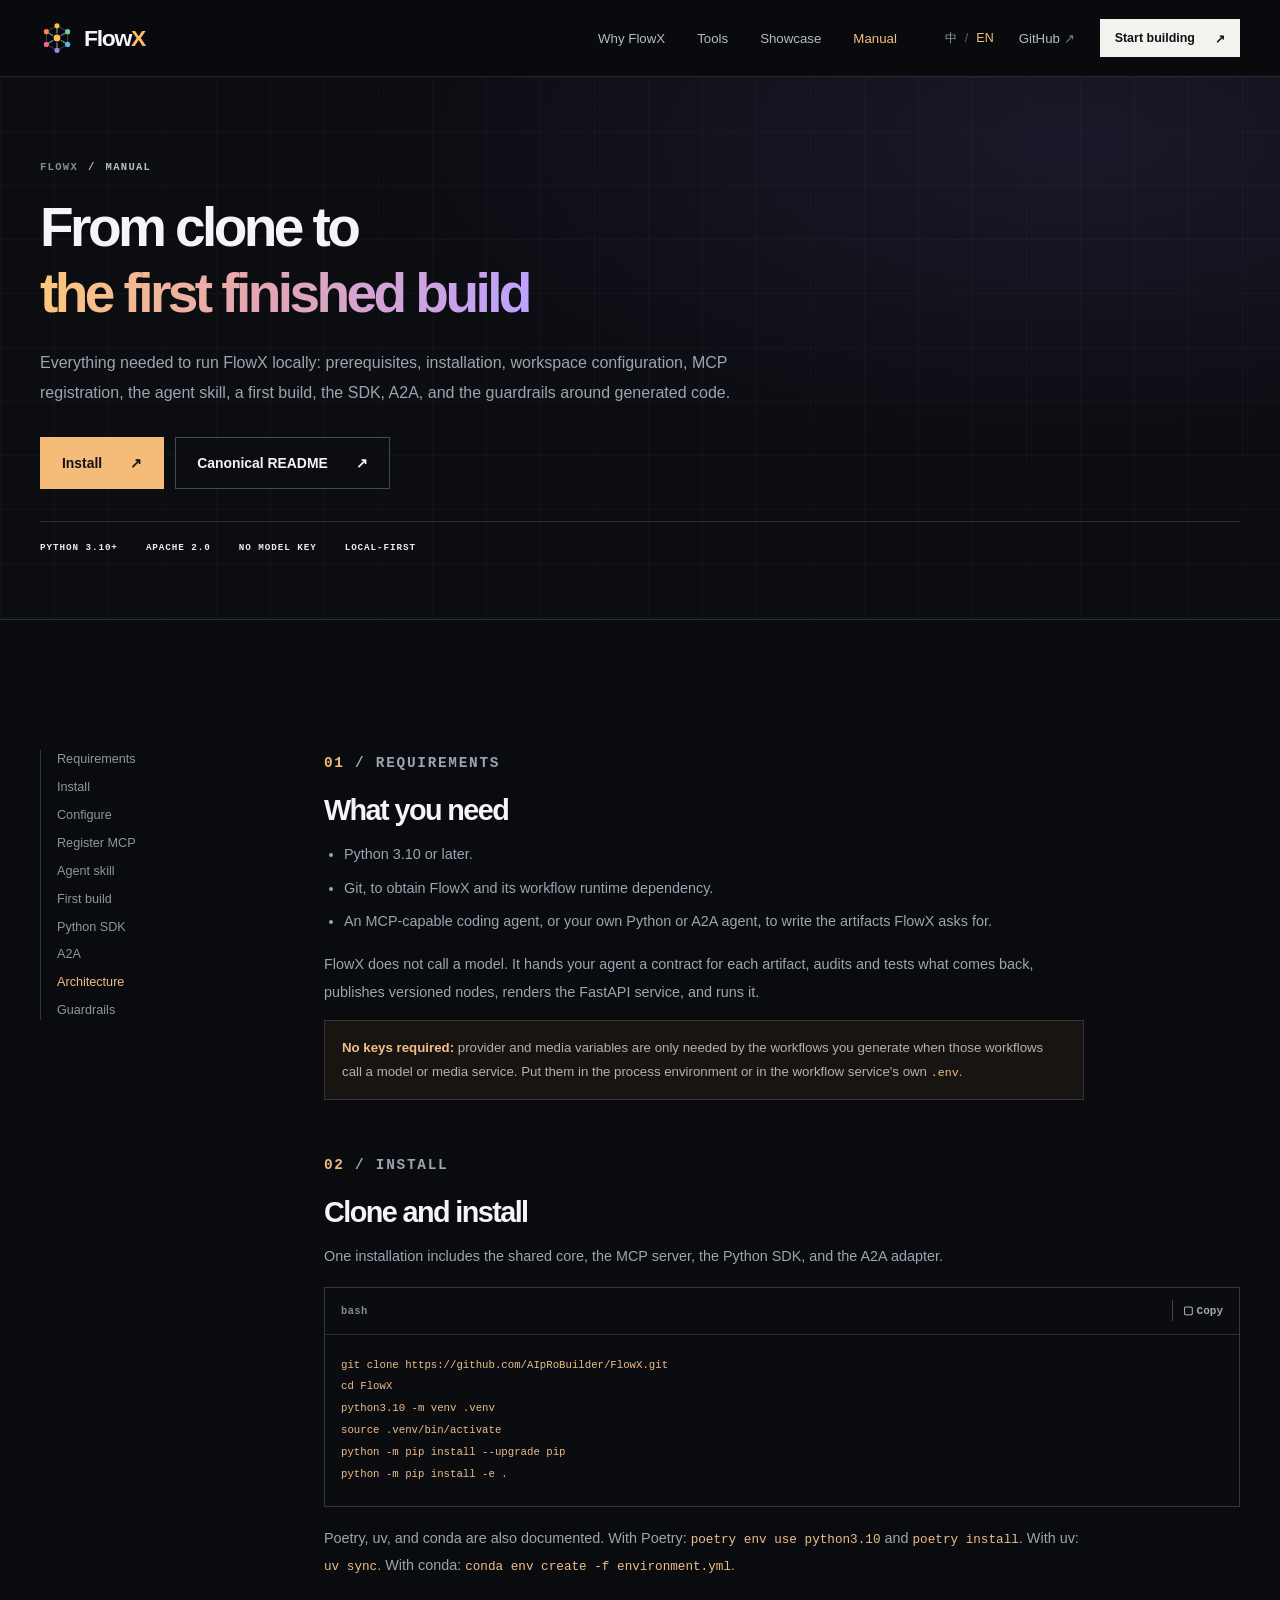
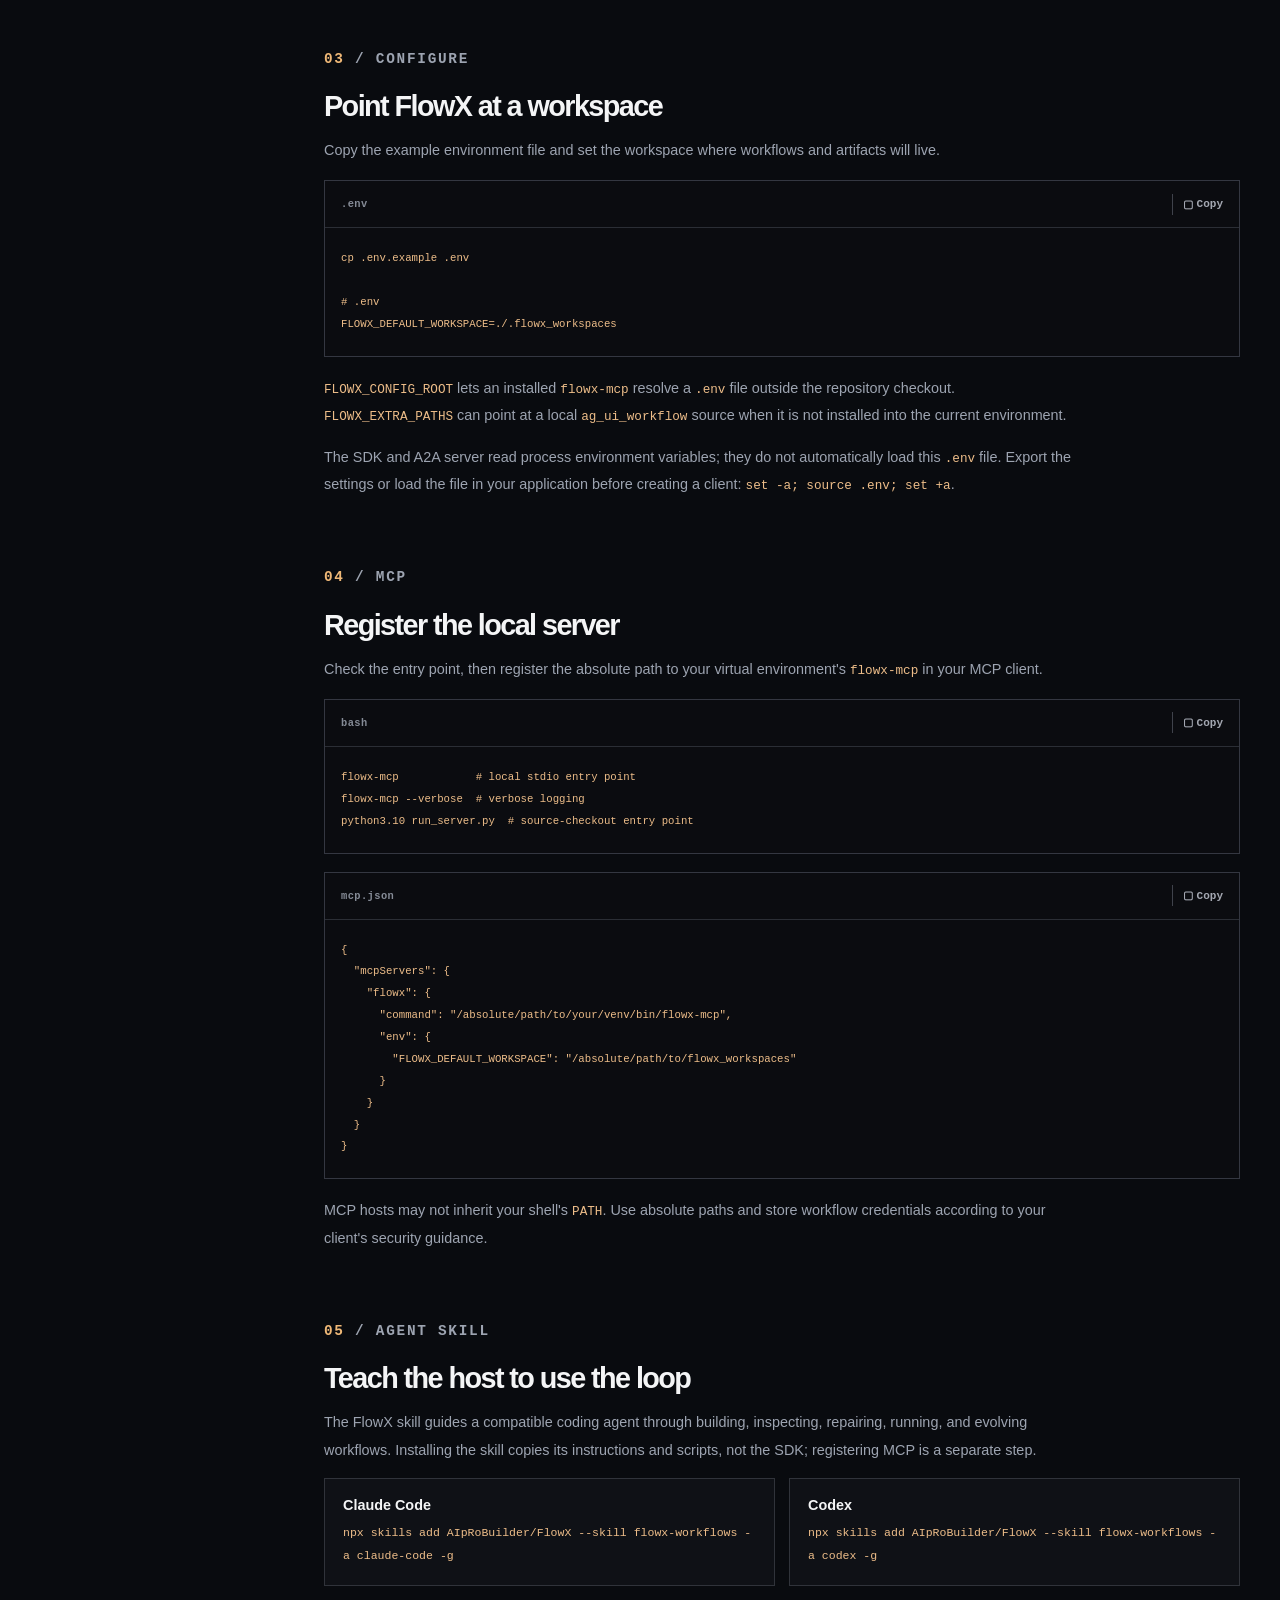
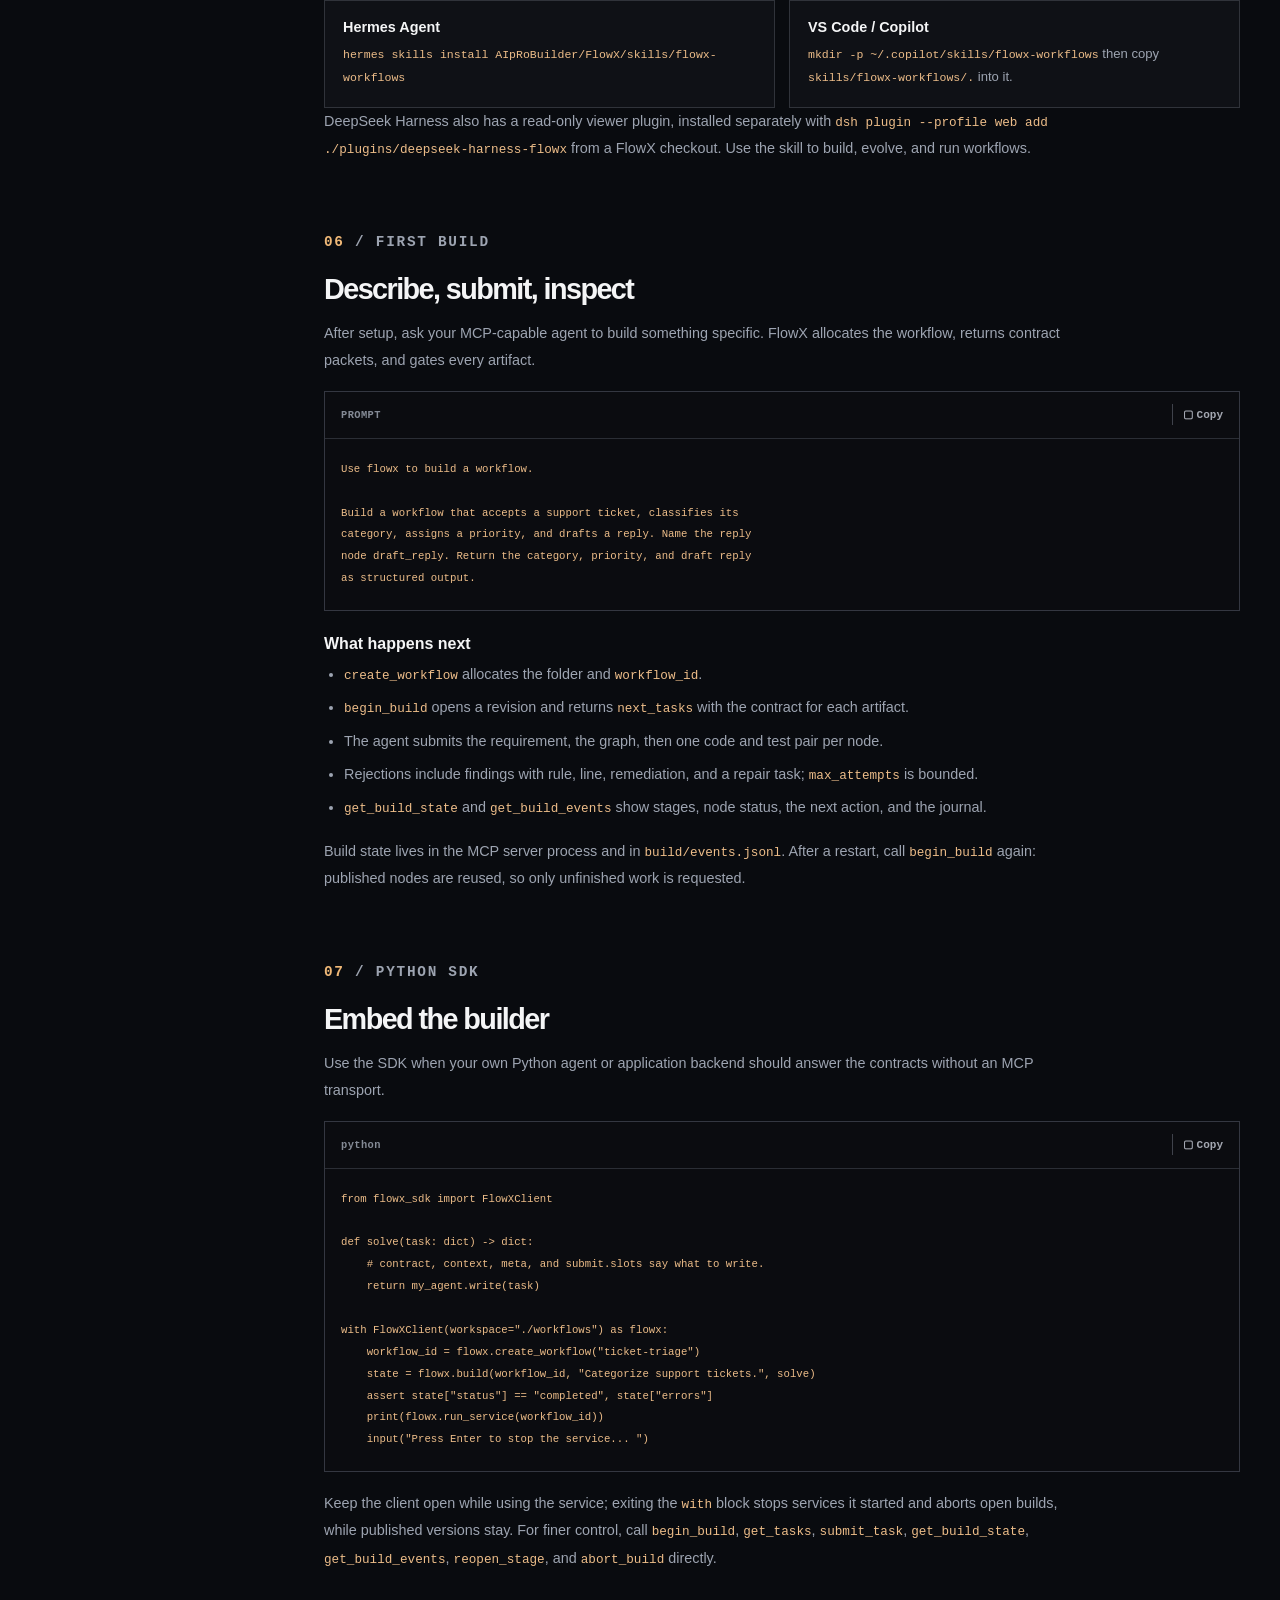
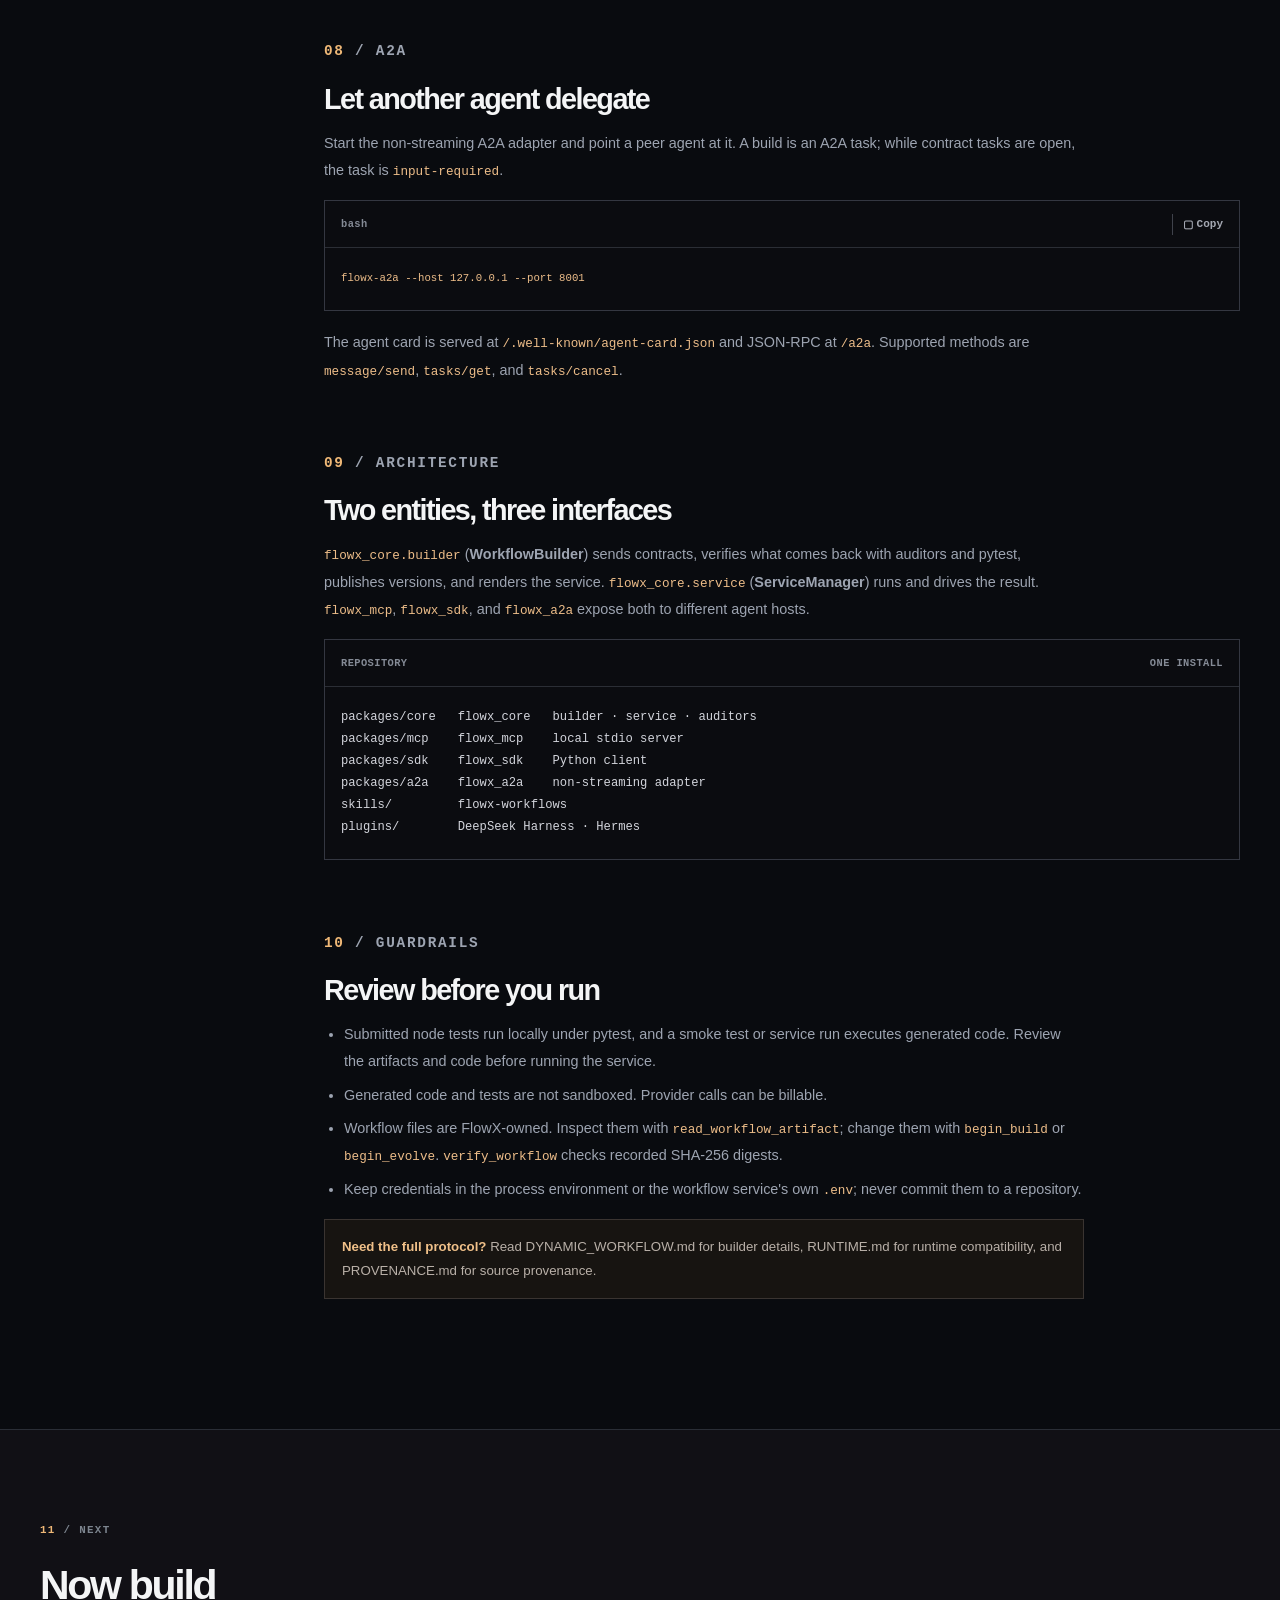
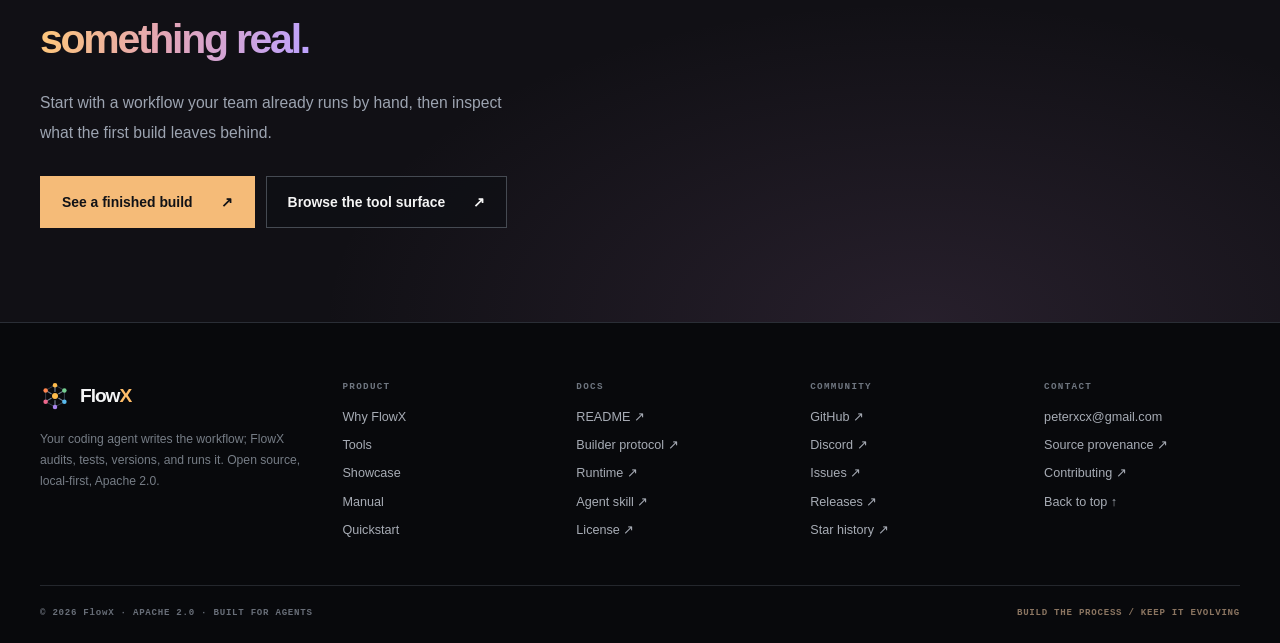
<file: manual.html>
<!DOCTYPE html>
<html lang="en">
  <head>
    <meta charset="UTF-8" />
    <meta name="viewport" content="width=device-width, initial-scale=1.0" />
    <meta name="theme-color" content="#090b0f" />
    <meta name="google-site-verification" content="z1j2lOwTCyCSmdxdT_rCZAdQoIIs76KouPiEtdd7D3k" />
    <meta name="baidu-site-verification" content="codeva-i7WjuOg6xc" />
    <meta name="yandex-verification" content="f1fecc89b8e0a217" />
    <title>Manual | Install and run FlowX</title>
    <meta name="description" content="The FlowX manual: install, configure the workspace, register the MCP server, install the agent skill, build a first workflow, use the Python SDK or A2A, and inspect the architecture" />
    <link rel="canonical" href="https://www.flow-x.work/manual.html" />
    <link rel="alternate" hreflang="en" href="https://www.flow-x.work/manual.html" />
    <link rel="alternate" hreflang="zh-CN" href="https://www.flow-x.work/manual.zh-CN.html" />
    <link rel="alternate" hreflang="x-default" href="https://www.flow-x.work/manual.html" />
    <meta property="og:type" content="article" />
    <meta property="og:site_name" content="FlowX" />
    <meta property="og:url" content="https://www.flow-x.work/manual.html" />
    <meta property="og:locale" content="en_US" />
    <meta property="og:locale:alternate" content="zh_CN" />
    <meta property="og:title" content="Manual | Install and run FlowX" />
    <meta property="og:description" content="Install FlowX, register the MCP server, install the agent skill, build a first workflow, and inspect what the build leaves behind." />
    <meta property="og:image" content="https://www.flow-x.work/assets/social-card.png" />
    <meta property="og:image:type" content="image/png" />
    <meta property="og:image:width" content="1200" />
    <meta property="og:image:height" content="630" />
    <meta property="og:image:alt" content="FlowX: build the process and keep it evolving" />
    <meta name="twitter:card" content="summary_large_image" />
    <meta name="twitter:title" content="Manual | Install and run FlowX" />
    <meta name="twitter:description" content="Install FlowX, register the MCP server, install the agent skill, build a first workflow, and inspect what the build leaves behind." />
    <meta name="twitter:image" content="https://www.flow-x.work/assets/social-card.png" />
    <meta name="twitter:image:alt" content="FlowX: build the process and keep it evolving" />
    <script type="application/ld+json">
      {
        "@context": "https://schema.org",
        "@type": "TechArticle",
        "headline": "FlowX manual",
        "description": "Install FlowX, register the MCP server, install the agent skill, build a first workflow, and inspect what the build leaves behind.",
        "url": "https://www.flow-x.work/manual.html",
        "inLanguage": "en",
        "isPartOf": { "@type": "WebSite", "name": "FlowX", "url": "https://www.flow-x.work/" }
      }
    </script>
    <link rel="icon" type="image/svg+xml" href="assets/flowx-mark.svg" />
    <link rel="stylesheet" href="styles.css" />
    <script src="assets/site.js" defer></script>
  </head>
  <body>
    <a class="skip-link" href="#main">Skip to main content</a>

    <header class="site-header">
      <div class="header-inner container">
        <a class="brand" href="index.html" aria-label="FlowX home">
          <img src="assets/flowx-mark.svg" alt="" width="34" height="34" />
          <span>Flow<span class="brand-x">X</span></span>
        </a>

        <nav class="desktop-nav" aria-label="Main navigation">
          <a href="why.html">Why FlowX</a>
          <a href="tools.html">Tools</a>
          <a href="showcase.html">Showcase</a>
          <a href="manual.html" aria-current="page">Manual</a>
        </nav>

        <div class="header-actions">
          <nav class="language-switch" aria-label="Choose language">
            <a href="manual.zh-CN.html" lang="zh-CN" hreflang="zh-CN">中</a><span aria-hidden="true">/</span><a href="manual.html" lang="en" hreflang="en" aria-current="page">EN</a>
          </nav>
          <a class="header-github" href="https://github.com/AIpRoBuilder/FlowX" target="_blank" rel="noopener noreferrer">GitHub <span aria-hidden="true">↗</span></a>
          <a class="button button-small button-light" href="#install">Start building <span aria-hidden="true">↗</span></a>
        </div>

        <details class="mobile-menu">
          <summary aria-label="Open navigation menu"><span></span><span></span></summary>
          <nav aria-label="Mobile navigation">
            <a href="why.html">Why FlowX</a>
            <a href="tools.html">Tools</a>
            <a href="showcase.html">Showcase</a>
            <a href="manual.html" aria-current="page">Manual</a>
            <a href="#install">Start building</a>
            <a href="https://github.com/AIpRoBuilder/FlowX" target="_blank" rel="noopener noreferrer">GitHub ↗</a>
            <div class="mobile-languages" aria-label="Choose language"><a href="manual.zh-CN.html" lang="zh-CN" hreflang="zh-CN">简体中文 ↗</a><a href="manual.html" lang="en" hreflang="en" aria-current="page">English</a></div>
          </nav>
        </details>
      </div>
    </header>

    <main id="main">
      <section class="page-hero" id="top">
        <div class="container page-hero-inner">
          <p class="page-kicker"><a href="index.html">FLOWX</a> <span aria-hidden="true">/</span> MANUAL</p>
          <h1>From clone to<br /><span>the first finished build</span></h1>
          <p class="section-lead">Everything needed to run FlowX locally: prerequisites, installation, workspace configuration, MCP registration, the agent skill, a first build, the SDK, A2A, and the guardrails around generated code.</p>
          <div class="page-actions">
            <a class="button button-primary" href="#install">Install <span aria-hidden="true">↗</span></a>
            <a class="button button-outline" href="https://github.com/AIpRoBuilder/FlowX#setup" target="_blank" rel="noopener noreferrer">Canonical README <span aria-hidden="true">↗</span></a>
          </div>
          <div class="page-meta"><span><strong>PYTHON 3.10+</strong></span><span><strong>APACHE 2.0</strong></span><span><strong>NO MODEL KEY</strong></span><span><strong>LOCAL-FIRST</strong></span></div>
        </div>
      </section>

      <section class="section">
        <div class="container manual-layout">
          <nav class="manual-nav" aria-label="Manual sections" data-manual-nav>
            <a href="#requirements">Requirements</a>
            <a href="#install">Install</a>
            <a href="#configure">Configure</a>
            <a href="#mcp">Register MCP</a>
            <a href="#agent-skill">Agent skill</a>
            <a href="#first-build">First build</a>
            <a href="#sdk">Python SDK</a>
            <a href="#a2a">A2A</a>
            <a href="#architecture">Architecture</a>
            <a href="#guardrails">Guardrails</a>
          </nav>

          <div class="manual-content">
            <section class="manual-block" id="requirements">
              <p class="eyebrow"><span>01</span> / REQUIREMENTS</p>
              <h2>What you need</h2>
              <ul>
                <li>Python 3.10 or later.</li>
                <li>Git, to obtain FlowX and its workflow runtime dependency.</li>
                <li>An MCP-capable coding agent, or your own Python or A2A agent, to write the artifacts FlowX asks for.</li>
              </ul>
              <p>FlowX does not call a model. It hands your agent a contract for each artifact, audits and tests what comes back, publishes versioned nodes, renders the FastAPI service, and runs it.</p>
              <div class="manual-note"><strong>No keys required:</strong> provider and media variables are only needed by the workflows you generate when those workflows call a model or media service. Put them in the process environment or in the workflow service's own <code>.env</code>.</div>
            </section>

            <section class="manual-block" id="install">
              <p class="eyebrow"><span>02</span> / INSTALL</p>
              <h2>Clone and install</h2>
              <p>One installation includes the shared core, the MCP server, the Python SDK, and the A2A adapter.</p>
              <div class="code-window">
                <div class="code-header"><span>bash</span><button type="button" class="copy-button" data-copy-target="manual-install" data-copied="Copied" data-failed="Copy manually" aria-label="Copy installation commands"><span aria-hidden="true">▢</span> <span class="copy-label">Copy</span></button></div>
                <pre><code id="manual-install">git clone https://github.com/AIpRoBuilder/FlowX.git
cd FlowX
python3.10 -m venv .venv
source .venv/bin/activate
python -m pip install --upgrade pip
python -m pip install -e .</code></pre><span class="copy-result" role="status" aria-live="polite"></span>
              </div>
              <p>Poetry, uv, and conda are also documented. With Poetry: <code>poetry env use python3.10</code> and <code>poetry install</code>. With uv: <code>uv sync</code>. With conda: <code>conda env create -f environment.yml</code>.</p>
            </section>

            <section class="manual-block" id="configure">
              <p class="eyebrow"><span>03</span> / CONFIGURE</p>
              <h2>Point FlowX at a workspace</h2>
              <p>Copy the example environment file and set the workspace where workflows and artifacts will live.</p>
              <div class="code-window">
                <div class="code-header"><span>.env</span><button type="button" class="copy-button" data-copy-target="manual-env" data-copied="Copied" data-failed="Copy manually" aria-label="Copy environment example"><span aria-hidden="true">▢</span> <span class="copy-label">Copy</span></button></div>
                <pre><code id="manual-env">cp .env.example .env

# .env
FLOWX_DEFAULT_WORKSPACE=./.flowx_workspaces</code></pre><span class="copy-result" role="status" aria-live="polite"></span>
              </div>
              <p><code>FLOWX_CONFIG_ROOT</code> lets an installed <code>flowx-mcp</code> resolve a <code>.env</code> file outside the repository checkout. <code>FLOWX_EXTRA_PATHS</code> can point at a local <code>ag_ui_workflow</code> source when it is not installed into the current environment.</p>
              <p>The SDK and A2A server read process environment variables; they do not automatically load this <code>.env</code> file. Export the settings or load the file in your application before creating a client: <code>set -a; source .env; set +a</code>.</p>
            </section>

            <section class="manual-block" id="mcp">
              <p class="eyebrow"><span>04</span> / MCP</p>
              <h2>Register the local server</h2>
              <p>Check the entry point, then register the absolute path to your virtual environment's <code>flowx-mcp</code> in your MCP client.</p>
              <div class="code-window">
                <div class="code-header"><span>bash</span><button type="button" class="copy-button" data-copy-target="manual-mcp-run" data-copied="Copied" data-failed="Copy manually" aria-label="Copy MCP server commands"><span aria-hidden="true">▢</span> <span class="copy-label">Copy</span></button></div>
                <pre><code id="manual-mcp-run">flowx-mcp            # local stdio entry point
flowx-mcp --verbose  # verbose logging
python3.10 run_server.py  # source-checkout entry point</code></pre><span class="copy-result" role="status" aria-live="polite"></span>
              </div>
              <div class="code-window">
                <div class="code-header"><span>mcp.json</span><button type="button" class="copy-button" data-copy-target="manual-mcp" data-copied="Copied" data-failed="Copy manually" aria-label="Copy MCP configuration"><span aria-hidden="true">▢</span> <span class="copy-label">Copy</span></button></div>
                <pre><code id="manual-mcp">{
  "mcpServers": {
    "flowx": {
      "command": "/absolute/path/to/your/venv/bin/flowx-mcp",
      "env": {
        "FLOWX_DEFAULT_WORKSPACE": "/absolute/path/to/flowx_workspaces"
      }
    }
  }
}</code></pre><span class="copy-result" role="status" aria-live="polite"></span>
              </div>
              <p>MCP hosts may not inherit your shell's <code>PATH</code>. Use absolute paths and store workflow credentials according to your client's security guidance.</p>
            </section>

            <section class="manual-block" id="agent-skill">
              <p class="eyebrow"><span>05</span> / AGENT SKILL</p>
              <h2>Teach the host to use the loop</h2>
              <p>The <a href="https://github.com/AIpRoBuilder/FlowX/blob/main/skills/flowx-workflows/SKILL.md" target="_blank" rel="noopener noreferrer">FlowX skill</a> guides a compatible coding agent through building, inspecting, repairing, running, and evolving workflows. Installing the skill copies its instructions and scripts, not the SDK; registering MCP is a separate step.</p>
              <div class="manual-split">
                <div class="manual-mini"><h3>Claude Code</h3><p><code>npx skills add AIpRoBuilder/FlowX --skill flowx-workflows -a claude-code -g</code></p></div>
                <div class="manual-mini"><h3>Codex</h3><p><code>npx skills add AIpRoBuilder/FlowX --skill flowx-workflows -a codex -g</code></p></div>
                <div class="manual-mini"><h3>Hermes Agent</h3><p><code>hermes skills install AIpRoBuilder/FlowX/skills/flowx-workflows</code></p></div>
                <div class="manual-mini"><h3>VS Code / Copilot</h3><p><code>mkdir -p ~/.copilot/skills/flowx-workflows</code> then copy <code>skills/flowx-workflows/.</code> into it.</p></div>
              </div>
              <p>DeepSeek Harness also has a read-only viewer plugin, installed separately with <code>dsh plugin --profile web add ./plugins/deepseek-harness-flowx</code> from a FlowX checkout. Use the skill to build, evolve, and run workflows.</p>
            </section>

            <section class="manual-block" id="first-build">
              <p class="eyebrow"><span>06</span> / FIRST BUILD</p>
              <h2>Describe, submit, inspect</h2>
              <p>After setup, ask your MCP-capable agent to build something specific. FlowX allocates the workflow, returns contract packets, and gates every artifact.</p>
              <div class="code-window">
                <div class="code-header"><span>PROMPT</span><button type="button" class="copy-button" data-copy-target="manual-prompt" data-copied="Copied" data-failed="Copy manually" aria-label="Copy first workflow prompt"><span aria-hidden="true">▢</span> <span class="copy-label">Copy</span></button></div>
                <pre><code id="manual-prompt">Use flowx to build a workflow.

Build a workflow that accepts a support ticket, classifies its
category, assigns a priority, and drafts a reply. Name the reply
node draft_reply. Return the category, priority, and draft reply
as structured output.</code></pre><span class="copy-result" role="status" aria-live="polite"></span>
              </div>
              <h3>What happens next</h3>
              <ul>
                <li><code>create_workflow</code> allocates the folder and <code>workflow_id</code>.</li>
                <li><code>begin_build</code> opens a revision and returns <code>next_tasks</code> with the contract for each artifact.</li>
                <li>The agent submits the requirement, the graph, then one code and test pair per node.</li>
                <li>Rejections include findings with rule, line, remediation, and a repair task; <code>max_attempts</code> is bounded.</li>
                <li><code>get_build_state</code> and <code>get_build_events</code> show stages, node status, the next action, and the journal.</li>
              </ul>
              <p>Build state lives in the MCP server process and in <code>build/events.jsonl</code>. After a restart, call <code>begin_build</code> again: published nodes are reused, so only unfinished work is requested.</p>
            </section>

            <section class="manual-block" id="sdk">
              <p class="eyebrow"><span>07</span> / PYTHON SDK</p>
              <h2>Embed the builder</h2>
              <p>Use the SDK when your own Python agent or application backend should answer the contracts without an MCP transport.</p>
              <div class="code-window">
                <div class="code-header"><span>python</span><button type="button" class="copy-button" data-copy-target="manual-sdk" data-copied="Copied" data-failed="Copy manually" aria-label="Copy Python SDK example"><span aria-hidden="true">▢</span> <span class="copy-label">Copy</span></button></div>
                <pre><code id="manual-sdk">from flowx_sdk import FlowXClient

def solve(task: dict) -&gt; dict:
    # contract, context, meta, and submit.slots say what to write.
    return my_agent.write(task)

with FlowXClient(workspace="./workflows") as flowx:
    workflow_id = flowx.create_workflow("ticket-triage")
    state = flowx.build(workflow_id, "Categorize support tickets.", solve)
    assert state["status"] == "completed", state["errors"]
    print(flowx.run_service(workflow_id))
    input("Press Enter to stop the service... ")</code></pre><span class="copy-result" role="status" aria-live="polite"></span>
              </div>
              <p>Keep the client open while using the service; exiting the <code>with</code> block stops services it started and aborts open builds, while published versions stay. For finer control, call <code>begin_build</code>, <code>get_tasks</code>, <code>submit_task</code>, <code>get_build_state</code>, <code>get_build_events</code>, <code>reopen_stage</code>, and <code>abort_build</code> directly.</p>
            </section>

            <section class="manual-block" id="a2a">
              <p class="eyebrow"><span>08</span> / A2A</p>
              <h2>Let another agent delegate</h2>
              <p>Start the non-streaming A2A adapter and point a peer agent at it. A build is an A2A task; while contract tasks are open, the task is <code>input-required</code>.</p>
              <div class="code-window">
                <div class="code-header"><span>bash</span><button type="button" class="copy-button" data-copy-target="manual-a2a" data-copied="Copied" data-failed="Copy manually" aria-label="Copy A2A command"><span aria-hidden="true">▢</span> <span class="copy-label">Copy</span></button></div>
                <pre><code id="manual-a2a">flowx-a2a --host 127.0.0.1 --port 8001</code></pre><span class="copy-result" role="status" aria-live="polite"></span>
              </div>
              <p>The agent card is served at <code>/.well-known/agent-card.json</code> and JSON-RPC at <code>/a2a</code>. Supported methods are <code>message/send</code>, <code>tasks/get</code>, and <code>tasks/cancel</code>.</p>
            </section>

            <section class="manual-block" id="architecture">
              <p class="eyebrow"><span>09</span> / ARCHITECTURE</p>
              <h2>Two entities, three interfaces</h2>
              <p><code>flowx_core.builder</code> (<strong>WorkflowBuilder</strong>) sends contracts, verifies what comes back with auditors and pytest, publishes versions, and renders the service. <code>flowx_core.service</code> (<strong>ServiceManager</strong>) runs and drives the result. <code>flowx_mcp</code>, <code>flowx_sdk</code>, and <code>flowx_a2a</code> expose both to different agent hosts.</p>
              <div class="code-window">
                <div class="code-header"><span>REPOSITORY</span><span>ONE INSTALL</span></div>
                <pre>packages/core   flowx_core   builder · service · auditors
packages/mcp    flowx_mcp    local stdio server
packages/sdk    flowx_sdk    Python client
packages/a2a    flowx_a2a    non-streaming adapter
skills/         flowx-workflows
plugins/        DeepSeek Harness · Hermes</pre>
              </div>
            </section>

            <section class="manual-block" id="guardrails">
              <p class="eyebrow"><span>10</span> / GUARDRAILS</p>
              <h2>Review before you run</h2>
              <ul>
                <li>Submitted node tests run locally under pytest, and a smoke test or service run executes generated code. Review the artifacts and code before running the service.</li>
                <li>Generated code and tests are not sandboxed. Provider calls can be billable.</li>
                <li>Workflow files are FlowX-owned. Inspect them with <code>read_workflow_artifact</code>; change them with <code>begin_build</code> or <code>begin_evolve</code>. <code>verify_workflow</code> checks recorded SHA-256 digests.</li>
                <li>Keep credentials in the process environment or the workflow service's own <code>.env</code>; never commit them to a repository.</li>
              </ul>
              <div class="manual-note"><strong>Need the full protocol?</strong> Read <a href="https://github.com/AIpRoBuilder/FlowX/blob/main/docs/DYNAMIC_WORKFLOW.md" target="_blank" rel="noopener noreferrer">DYNAMIC_WORKFLOW.md</a> for builder details, <a href="https://github.com/AIpRoBuilder/FlowX/blob/main/docs/RUNTIME.md" target="_blank" rel="noopener noreferrer">RUNTIME.md</a> for runtime compatibility, and <a href="https://github.com/AIpRoBuilder/FlowX/blob/main/docs/PROVENANCE.md" target="_blank" rel="noopener noreferrer">PROVENANCE.md</a> for source provenance.</div>
            </section>
          </div>
        </div>
      </section>

      <section class="build-cta">
        <div class="container build-cta-inner">
          <p class="eyebrow"><span>11</span> / NEXT</p>
          <h2>Now build<br /><span class="text-gradient">something real.</span></h2>
          <p class="section-lead">Start with a workflow your team already runs by hand, then inspect what the first build leaves behind.</p>
          <div class="page-actions">
            <a class="button button-primary" href="showcase.html">See a finished build <span aria-hidden="true">↗</span></a>
            <a class="button button-outline" href="tools.html">Browse the tool surface <span aria-hidden="true">↗</span></a>
          </div>
        </div>
      </section>
    </main>

    <footer class="mega-footer">
      <div class="container">
        <div class="mega-footer-grid">
          <div class="footer-brand-block">
            <a class="brand footer-brand" href="index.html"><img src="assets/flowx-mark.svg" alt="" width="30" height="30" /><span>Flow<span class="brand-x">X</span></span></a>
            <p>Your coding agent writes the workflow; FlowX audits, tests, versions, and runs it. Open source, local-first, Apache 2.0.</p>
          </div>
          <div class="footer-col"><h3>PRODUCT</h3><ul><li><a href="why.html">Why FlowX</a></li><li><a href="tools.html">Tools</a></li><li><a href="showcase.html">Showcase</a></li><li><a href="manual.html">Manual</a></li><li><a href="#install">Quickstart</a></li></ul></div>
          <div class="footer-col"><h3>DOCS</h3><ul><li><a href="https://github.com/AIpRoBuilder/FlowX#readme" target="_blank" rel="noopener noreferrer">README ↗</a></li><li><a href="https://github.com/AIpRoBuilder/FlowX/blob/main/docs/DYNAMIC_WORKFLOW.md" target="_blank" rel="noopener noreferrer">Builder protocol ↗</a></li><li><a href="https://github.com/AIpRoBuilder/FlowX/blob/main/docs/RUNTIME.md" target="_blank" rel="noopener noreferrer">Runtime ↗</a></li><li><a href="https://github.com/AIpRoBuilder/FlowX/blob/main/skills/flowx-workflows/SKILL.md" target="_blank" rel="noopener noreferrer">Agent skill ↗</a></li><li><a href="https://github.com/AIpRoBuilder/FlowX/blob/main/LICENSE" target="_blank" rel="noopener noreferrer">License ↗</a></li></ul></div>
          <div class="footer-col"><h3>COMMUNITY</h3><ul><li><a href="https://github.com/AIpRoBuilder/FlowX" target="_blank" rel="noopener noreferrer">GitHub ↗</a></li><li><a href="https://discord.com/invite/KHnDtNqxp" target="_blank" rel="noopener noreferrer">Discord ↗</a></li><li><a href="https://github.com/AIpRoBuilder/FlowX/issues" target="_blank" rel="noopener noreferrer">Issues ↗</a></li><li><a href="https://github.com/AIpRoBuilder/FlowX/releases" target="_blank" rel="noopener noreferrer">Releases ↗</a></li><li><a href="https://star-history.com/#AIpRoBuilder/FlowX&amp;Date" target="_blank" rel="noopener noreferrer">Star history ↗</a></li></ul></div>
          <div class="footer-col"><h3>CONTACT</h3><ul><li><a href="mailto:peterxcx@gmail.com">peterxcx@gmail.com</a></li><li><a href="https://github.com/AIpRoBuilder/FlowX/blob/main/docs/PROVENANCE.md" target="_blank" rel="noopener noreferrer">Source provenance ↗</a></li><li><a href="https://github.com/AIpRoBuilder/FlowX#contributing" target="_blank" rel="noopener noreferrer">Contributing ↗</a></li><li><a href="#top">Back to top ↑</a></li></ul></div>
        </div>
        <div class="footer-bottom"><span>© 2026 FlowX · APACHE 2.0 · BUILT FOR AGENTS</span><span>BUILD THE PROCESS / KEEP IT EVOLVING</span></div>
      </div>
    </footer>
  </body>
</html>
</file>
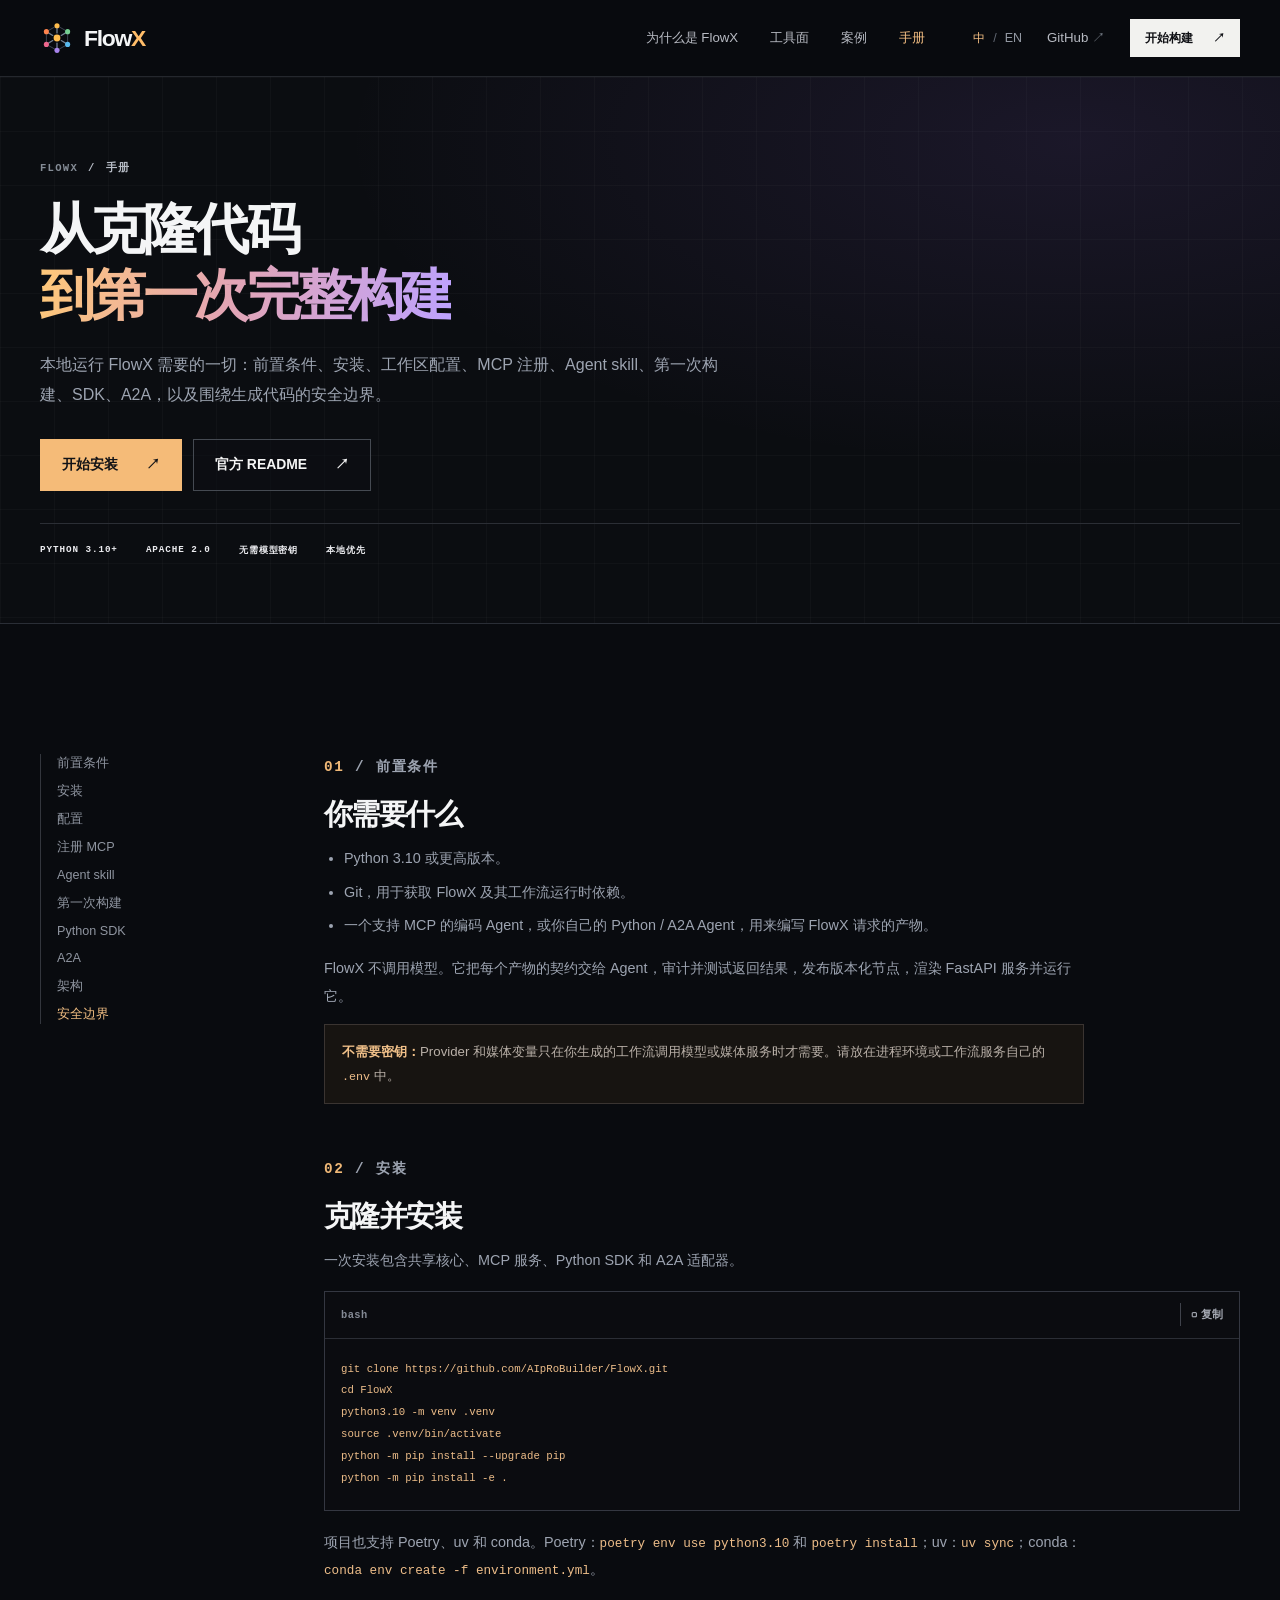
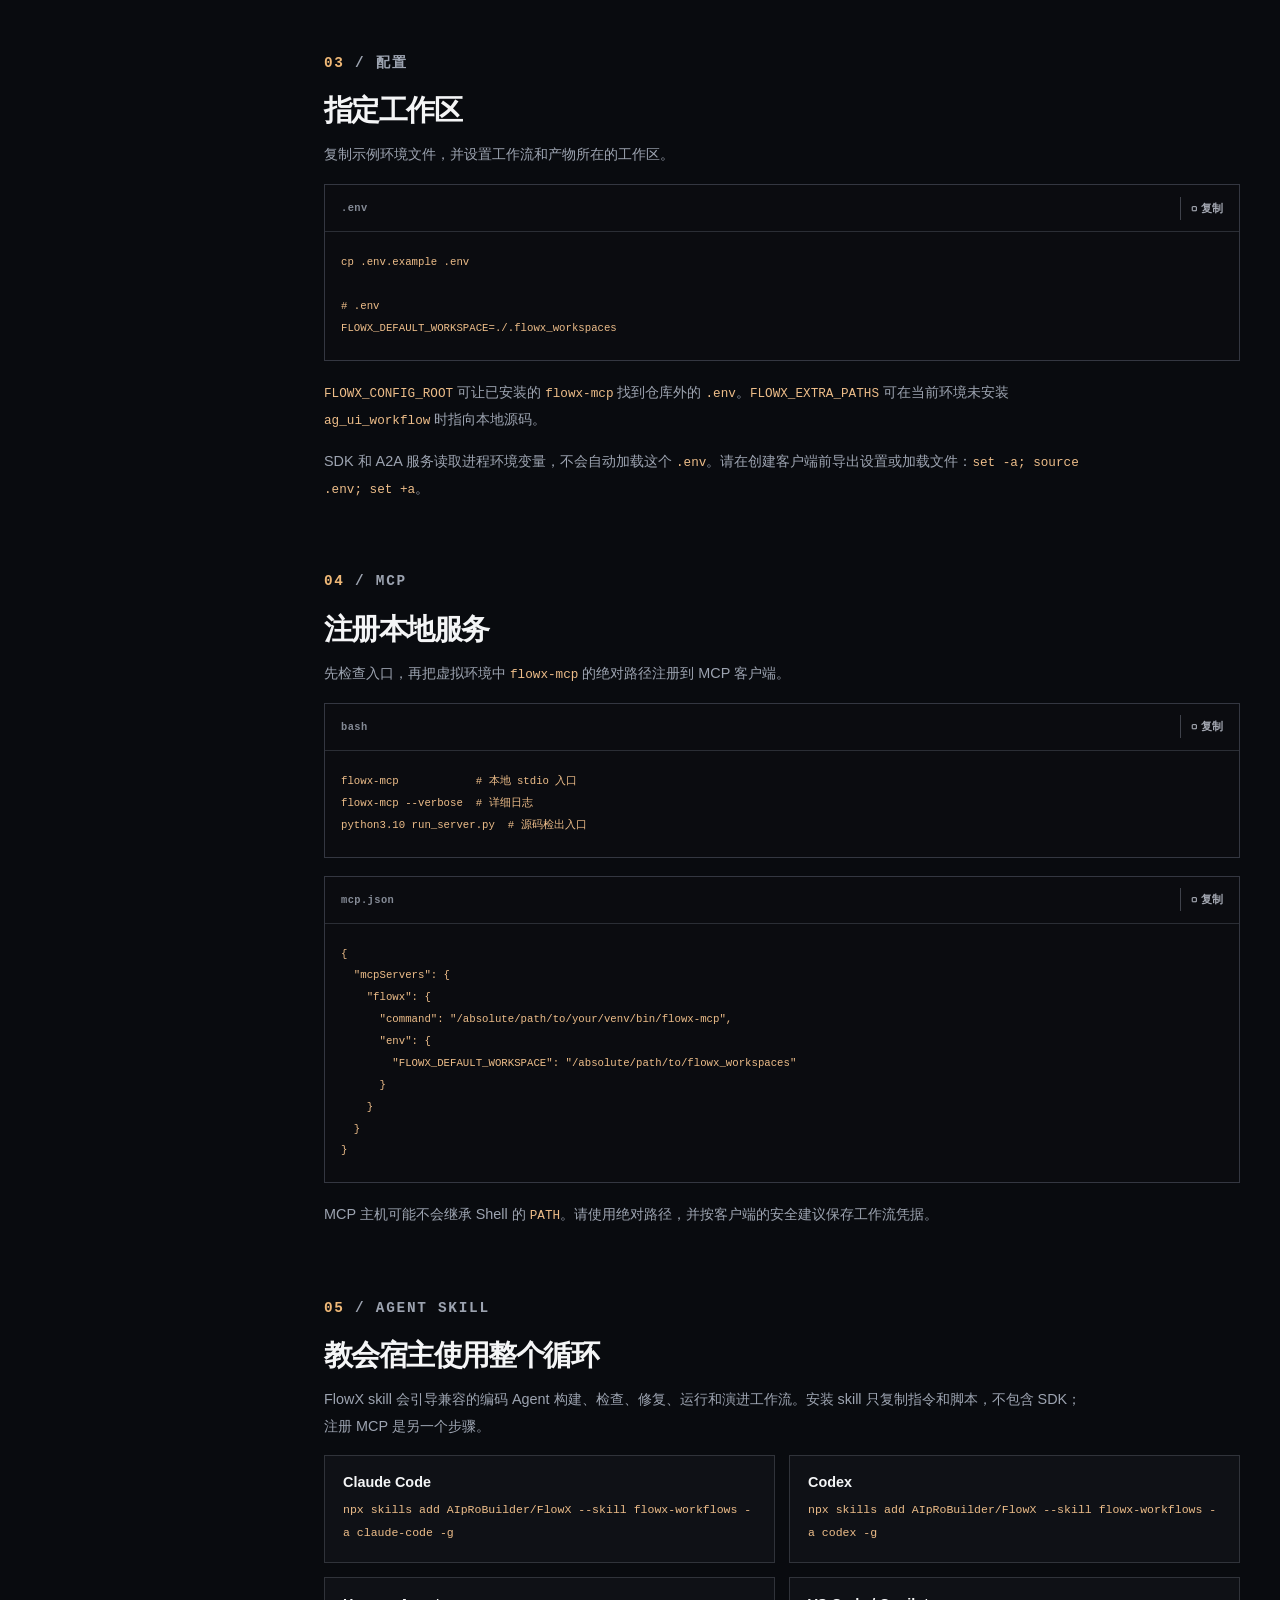
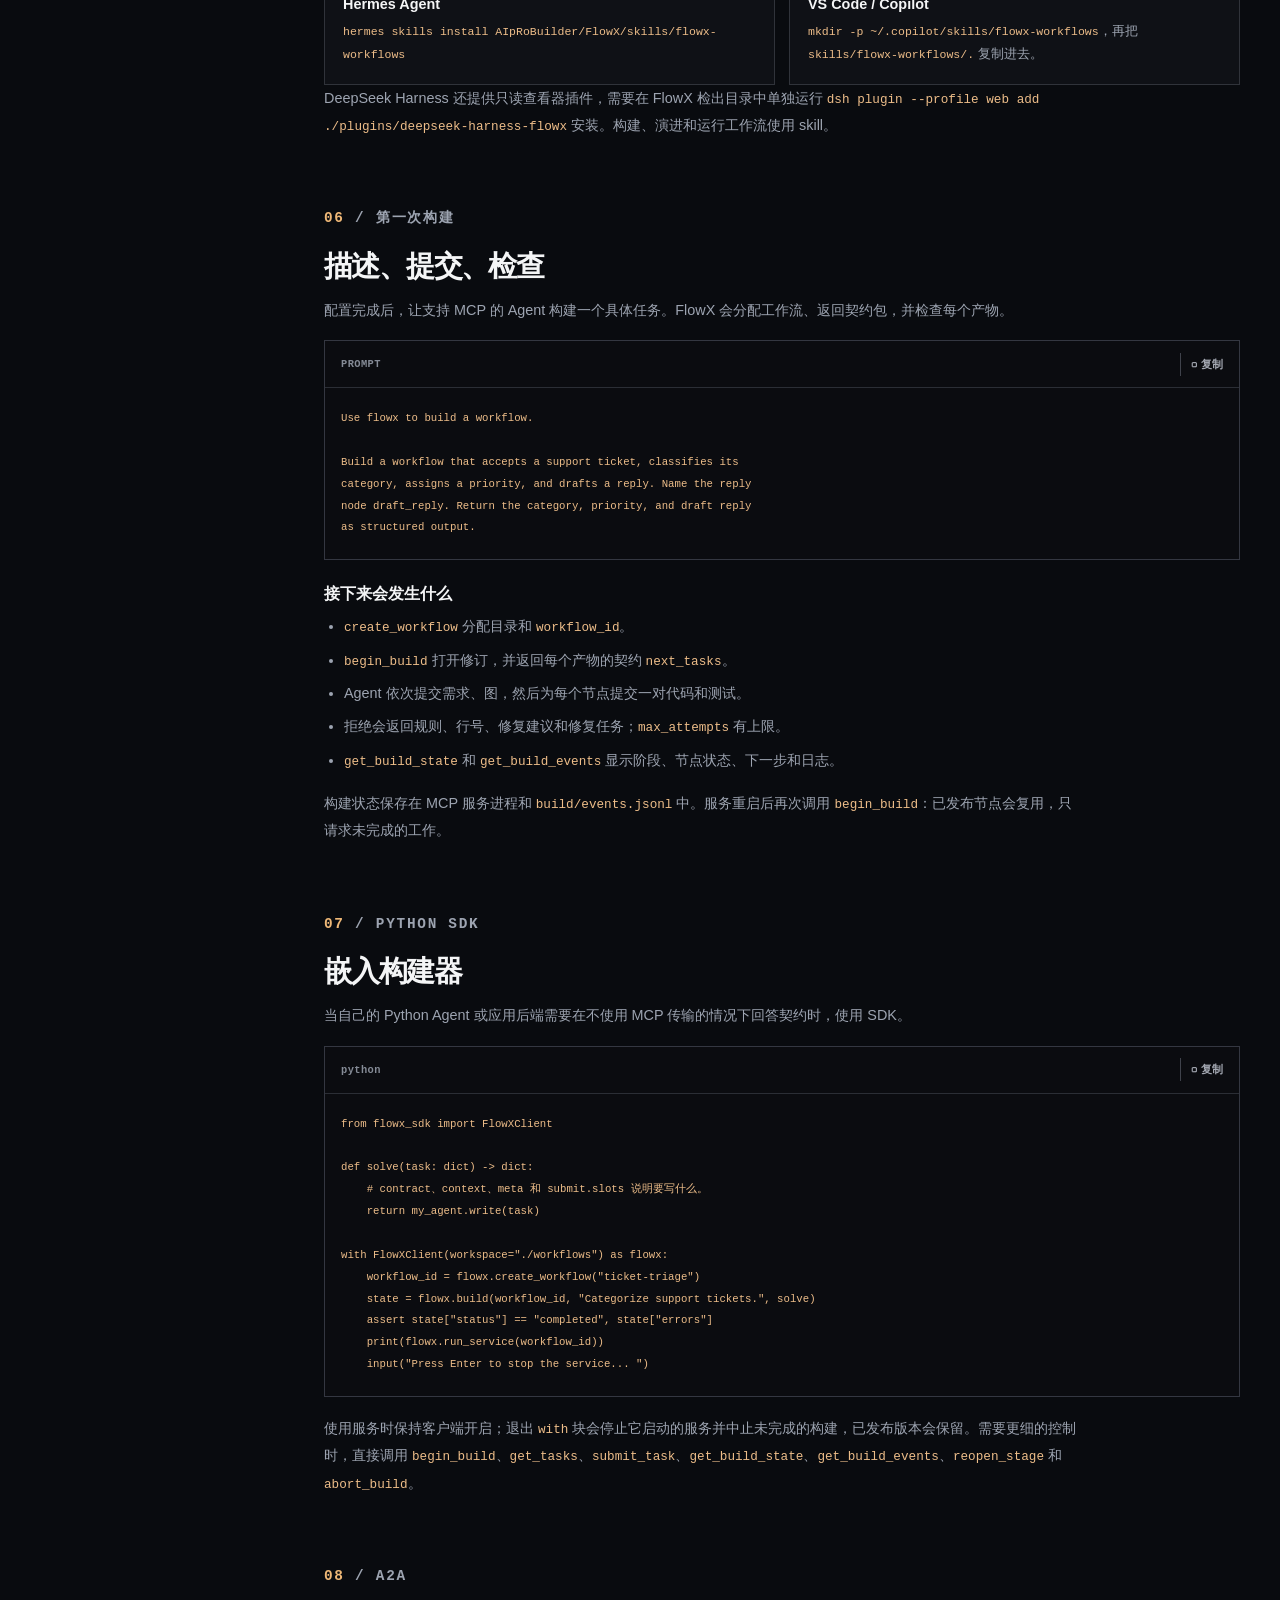
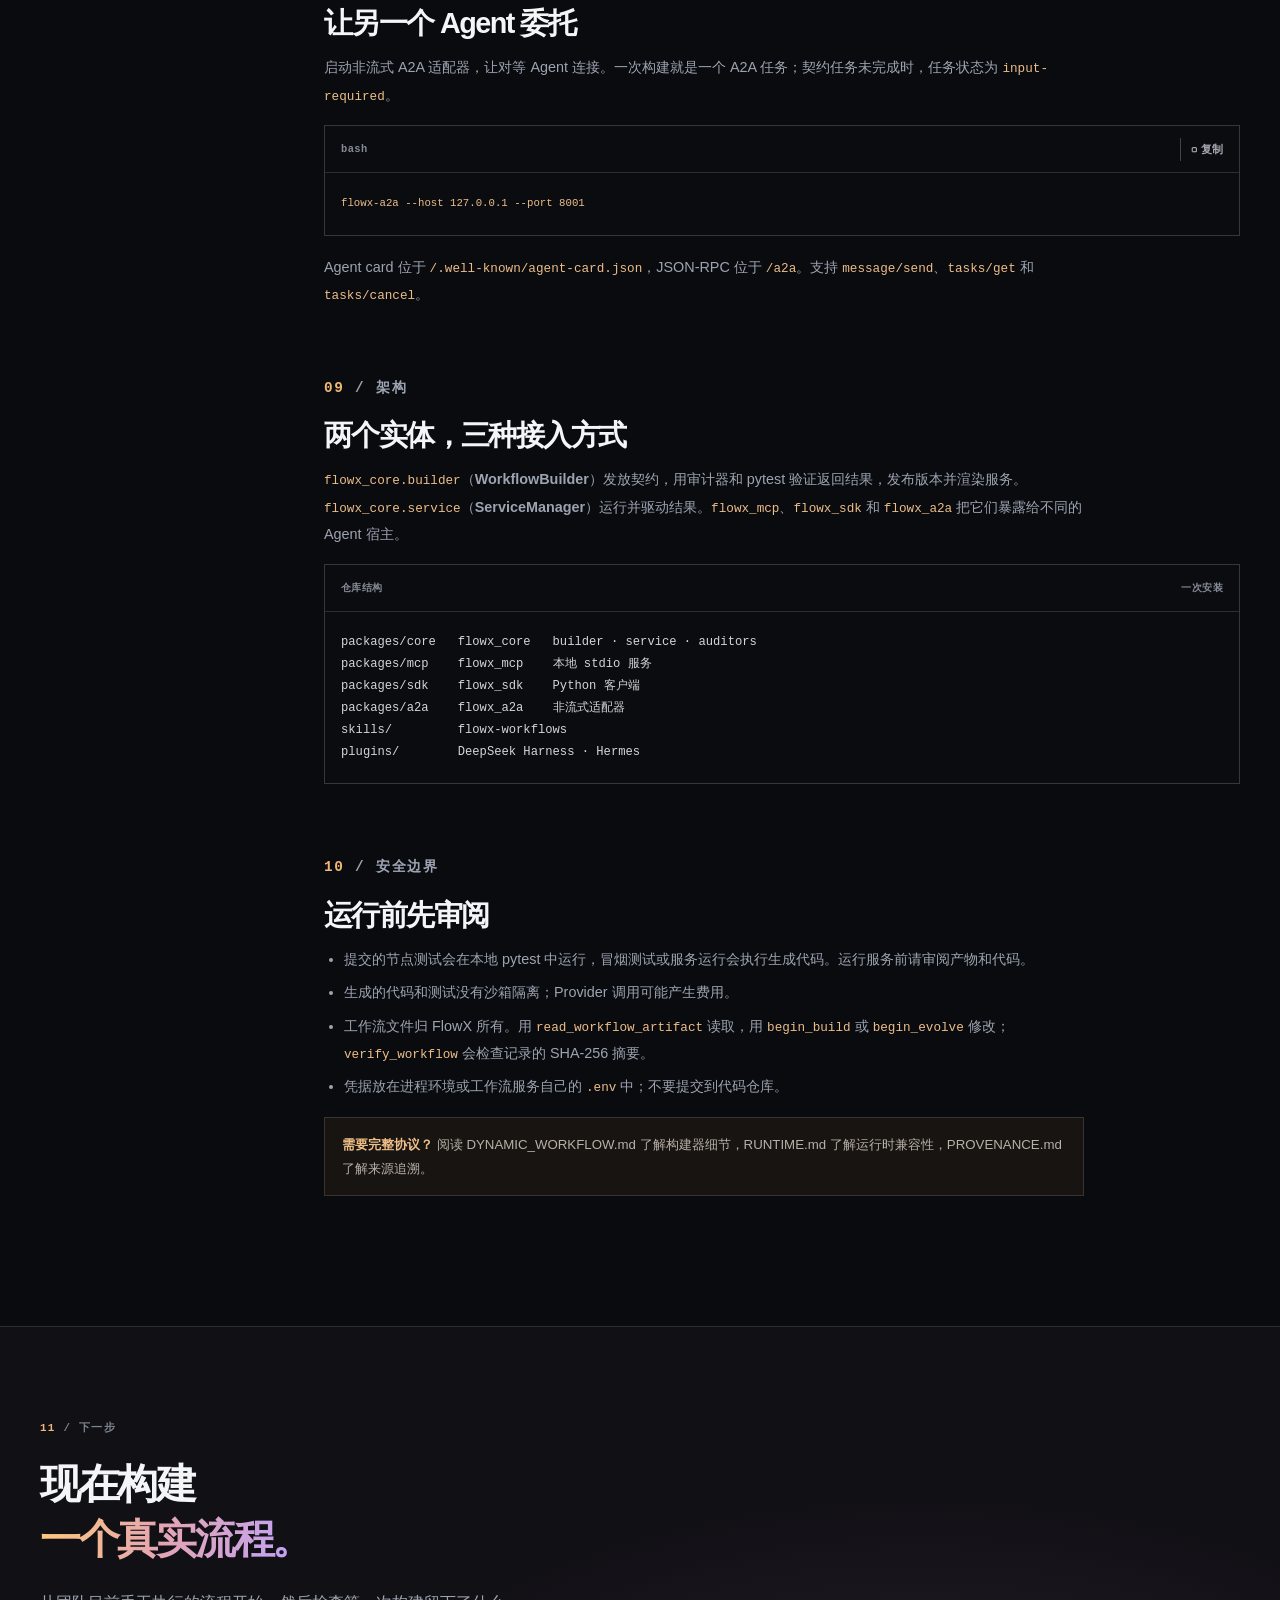
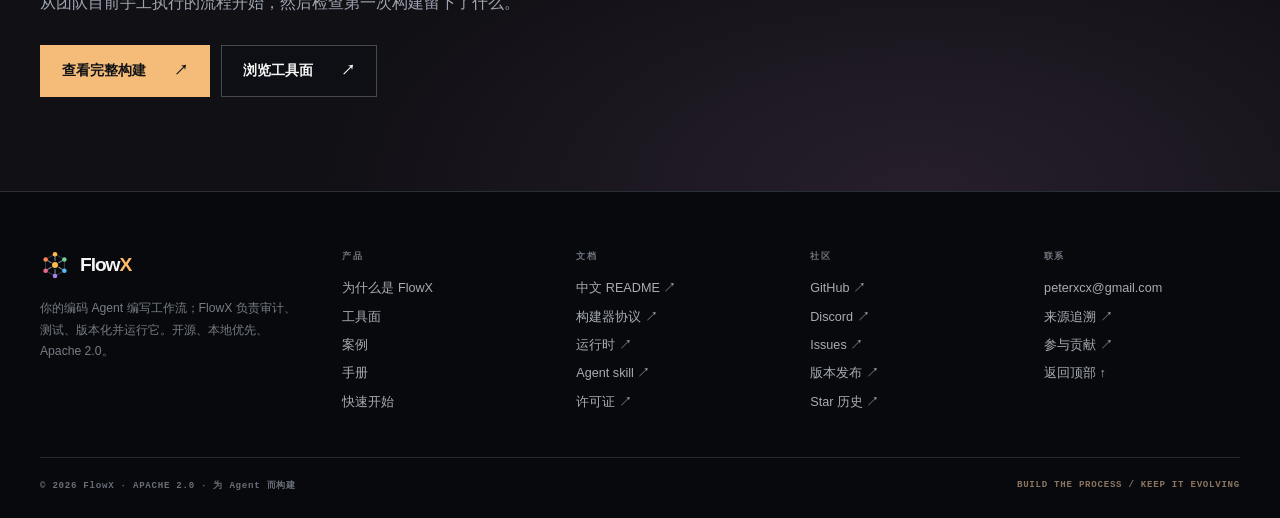
<file: manual.zh-CN.html>
<!DOCTYPE html>
<html lang="zh-CN">
  <head>
    <meta charset="UTF-8" />
    <meta name="viewport" content="width=device-width, initial-scale=1.0" />
    <meta name="theme-color" content="#090b0f" />
    <meta name="google-site-verification" content="z1j2lOwTCyCSmdxdT_rCZAdQoIIs76KouPiEtdd7D3k" />
    <meta name="baidu-site-verification" content="codeva-i7WjuOg6xc" />
    <meta name="yandex-verification" content="f1fecc89b8e0a217" />
    <title>手册 | 安装并运行 FlowX</title>
    <meta name="description" content="FlowX 手册：安装、配置工作区、注册 MCP 服务、安装 Agent skill、构建第一个工作流、使用 Python SDK 或 A2A，并了解架构和安全边界" />
    <link rel="canonical" href="https://www.flow-x.work/manual.zh-CN.html" />
    <link rel="alternate" hreflang="en" href="https://www.flow-x.work/manual.html" />
    <link rel="alternate" hreflang="zh-CN" href="https://www.flow-x.work/manual.zh-CN.html" />
    <link rel="alternate" hreflang="x-default" href="https://www.flow-x.work/manual.html" />
    <meta property="og:type" content="article" />
    <meta property="og:site_name" content="FlowX" />
    <meta property="og:url" content="https://www.flow-x.work/manual.zh-CN.html" />
    <meta property="og:locale" content="zh_CN" />
    <meta property="og:locale:alternate" content="en_US" />
    <meta property="og:title" content="手册 | 安装并运行 FlowX" />
    <meta property="og:description" content="安装 FlowX、注册 MCP 服务、安装 Agent skill、构建第一个工作流，并检查构建留下的产物。" />
    <meta property="og:image" content="https://www.flow-x.work/assets/social-card.png" />
    <meta property="og:image:type" content="image/png" />
    <meta property="og:image:width" content="1200" />
    <meta property="og:image:height" content="630" />
    <meta property="og:image:alt" content="FlowX：构建可持续演进的执行过程" />
    <meta name="twitter:card" content="summary_large_image" />
    <meta name="twitter:title" content="手册 | 安装并运行 FlowX" />
    <meta name="twitter:description" content="安装 FlowX、注册 MCP 服务、安装 Agent skill、构建第一个工作流，并检查构建留下的产物。" />
    <meta name="twitter:image" content="https://www.flow-x.work/assets/social-card.png" />
    <meta name="twitter:image:alt" content="FlowX：构建可持续演进的执行过程" />
    <script type="application/ld+json">
      {
        "@context": "https://schema.org",
        "@type": "TechArticle",
        "headline": "FlowX 手册",
        "description": "安装 FlowX、注册 MCP 服务、安装 Agent skill、构建第一个工作流，并检查构建留下的产物。",
        "url": "https://www.flow-x.work/manual.zh-CN.html",
        "inLanguage": "zh-CN",
        "isPartOf": { "@type": "WebSite", "name": "FlowX", "url": "https://www.flow-x.work/" }
      }
    </script>
    <link rel="icon" type="image/svg+xml" href="assets/flowx-mark.svg" />
    <link rel="stylesheet" href="styles.css" />
    <script src="assets/site.js" defer></script>
  </head>
  <body>
    <a class="skip-link" href="#main">跳转到主要内容</a>

    <header class="site-header">
      <div class="header-inner container">
        <a class="brand" href="index.zh-CN.html" aria-label="FlowX 首页">
          <img src="assets/flowx-mark.svg" alt="" width="34" height="34" />
          <span>Flow<span class="brand-x">X</span></span>
        </a>

        <nav class="desktop-nav" aria-label="主导航">
          <a href="why.zh-CN.html">为什么是 FlowX</a>
          <a href="tools.zh-CN.html">工具面</a>
          <a href="showcase.zh-CN.html">案例</a>
          <a href="manual.zh-CN.html" aria-current="page">手册</a>
        </nav>

        <div class="header-actions">
          <nav class="language-switch" aria-label="选择语言">
            <a href="manual.zh-CN.html" lang="zh-CN" hreflang="zh-CN" aria-current="page">中</a><span aria-hidden="true">/</span><a href="manual.html" lang="en" hreflang="en">EN</a>
          </nav>
          <a class="header-github" href="https://github.com/AIpRoBuilder/FlowX" target="_blank" rel="noopener noreferrer">GitHub <span aria-hidden="true">↗</span></a>
          <a class="button button-small button-light" href="#install">开始构建 <span aria-hidden="true">↗</span></a>
        </div>

        <details class="mobile-menu">
          <summary aria-label="打开导航菜单"><span></span><span></span></summary>
          <nav aria-label="移动端导航">
            <a href="why.zh-CN.html">为什么是 FlowX</a>
            <a href="tools.zh-CN.html">工具面</a>
            <a href="showcase.zh-CN.html">案例</a>
            <a href="manual.zh-CN.html" aria-current="page">手册</a>
            <a href="#install">开始构建</a>
            <a href="https://github.com/AIpRoBuilder/FlowX" target="_blank" rel="noopener noreferrer">GitHub ↗</a>
            <div class="mobile-languages" aria-label="选择语言"><a href="manual.zh-CN.html" lang="zh-CN" hreflang="zh-CN" aria-current="page">简体中文</a><a href="manual.html" lang="en" hreflang="en">English ↗</a></div>
          </nav>
        </details>
      </div>
    </header>

    <main id="main">
      <section class="page-hero" id="top">
        <div class="container page-hero-inner">
          <p class="page-kicker"><a href="index.zh-CN.html">FLOWX</a> <span aria-hidden="true">/</span> 手册</p>
          <h1>从克隆代码<br /><span>到第一次完整构建</span></h1>
          <p class="section-lead">本地运行 FlowX 需要的一切：前置条件、安装、工作区配置、MCP 注册、Agent skill、第一次构建、SDK、A2A，以及围绕生成代码的安全边界。</p>
          <div class="page-actions">
            <a class="button button-primary" href="#install">开始安装 <span aria-hidden="true">↗</span></a>
            <a class="button button-outline" href="https://github.com/AIpRoBuilder/FlowX/blob/main/README.zh-CN.md#setup" target="_blank" rel="noopener noreferrer">官方 README <span aria-hidden="true">↗</span></a>
          </div>
          <div class="page-meta"><span><strong>PYTHON 3.10+</strong></span><span><strong>APACHE 2.0</strong></span><span><strong>无需模型密钥</strong></span><span><strong>本地优先</strong></span></div>
        </div>
      </section>

      <section class="section">
        <div class="container manual-layout">
          <nav class="manual-nav" aria-label="手册目录" data-manual-nav>
            <a href="#requirements">前置条件</a>
            <a href="#install">安装</a>
            <a href="#configure">配置</a>
            <a href="#mcp">注册 MCP</a>
            <a href="#agent-skill">Agent skill</a>
            <a href="#first-build">第一次构建</a>
            <a href="#sdk">Python SDK</a>
            <a href="#a2a">A2A</a>
            <a href="#architecture">架构</a>
            <a href="#guardrails">安全边界</a>
          </nav>

          <div class="manual-content">
            <section class="manual-block" id="requirements">
              <p class="eyebrow"><span>01</span> / 前置条件</p>
              <h2>你需要什么</h2>
              <ul>
                <li>Python 3.10 或更高版本。</li>
                <li>Git，用于获取 FlowX 及其工作流运行时依赖。</li>
                <li>一个支持 MCP 的编码 Agent，或你自己的 Python / A2A Agent，用来编写 FlowX 请求的产物。</li>
              </ul>
              <p>FlowX 不调用模型。它把每个产物的契约交给 Agent，审计并测试返回结果，发布版本化节点，渲染 FastAPI 服务并运行它。</p>
              <div class="manual-note"><strong>不需要密钥：</strong>Provider 和媒体变量只在你生成的工作流调用模型或媒体服务时才需要。请放在进程环境或工作流服务自己的 <code>.env</code> 中。</div>
            </section>

            <section class="manual-block" id="install">
              <p class="eyebrow"><span>02</span> / 安装</p>
              <h2>克隆并安装</h2>
              <p>一次安装包含共享核心、MCP 服务、Python SDK 和 A2A 适配器。</p>
              <div class="code-window">
                <div class="code-header"><span>bash</span><button type="button" class="copy-button" data-copy-target="manual-install" data-copied="已复制" data-failed="请手动复制" aria-label="复制安装命令"><span aria-hidden="true">▢</span> <span class="copy-label">复制</span></button></div>
                <pre><code id="manual-install">git clone https://github.com/AIpRoBuilder/FlowX.git
cd FlowX
python3.10 -m venv .venv
source .venv/bin/activate
python -m pip install --upgrade pip
python -m pip install -e .</code></pre><span class="copy-result" role="status" aria-live="polite"></span>
              </div>
              <p>项目也支持 Poetry、uv 和 conda。Poetry：<code>poetry env use python3.10</code> 和 <code>poetry install</code>；uv：<code>uv sync</code>；conda：<code>conda env create -f environment.yml</code>。</p>
            </section>

            <section class="manual-block" id="configure">
              <p class="eyebrow"><span>03</span> / 配置</p>
              <h2>指定工作区</h2>
              <p>复制示例环境文件，并设置工作流和产物所在的工作区。</p>
              <div class="code-window">
                <div class="code-header"><span>.env</span><button type="button" class="copy-button" data-copy-target="manual-env" data-copied="已复制" data-failed="请手动复制" aria-label="复制环境变量示例"><span aria-hidden="true">▢</span> <span class="copy-label">复制</span></button></div>
                <pre><code id="manual-env">cp .env.example .env

# .env
FLOWX_DEFAULT_WORKSPACE=./.flowx_workspaces</code></pre><span class="copy-result" role="status" aria-live="polite"></span>
              </div>
              <p><code>FLOWX_CONFIG_ROOT</code> 可让已安装的 <code>flowx-mcp</code> 找到仓库外的 <code>.env</code>。<code>FLOWX_EXTRA_PATHS</code> 可在当前环境未安装 <code>ag_ui_workflow</code> 时指向本地源码。</p>
              <p>SDK 和 A2A 服务读取进程环境变量，不会自动加载这个 <code>.env</code>。请在创建客户端前导出设置或加载文件：<code>set -a; source .env; set +a</code>。</p>
            </section>

            <section class="manual-block" id="mcp">
              <p class="eyebrow"><span>04</span> / MCP</p>
              <h2>注册本地服务</h2>
              <p>先检查入口，再把虚拟环境中 <code>flowx-mcp</code> 的绝对路径注册到 MCP 客户端。</p>
              <div class="code-window">
                <div class="code-header"><span>bash</span><button type="button" class="copy-button" data-copy-target="manual-mcp-run" data-copied="已复制" data-failed="请手动复制" aria-label="复制 MCP 服务命令"><span aria-hidden="true">▢</span> <span class="copy-label">复制</span></button></div>
                <pre><code id="manual-mcp-run">flowx-mcp            # 本地 stdio 入口
flowx-mcp --verbose  # 详细日志
python3.10 run_server.py  # 源码检出入口</code></pre><span class="copy-result" role="status" aria-live="polite"></span>
              </div>
              <div class="code-window">
                <div class="code-header"><span>mcp.json</span><button type="button" class="copy-button" data-copy-target="manual-mcp" data-copied="已复制" data-failed="请手动复制" aria-label="复制 MCP 配置"><span aria-hidden="true">▢</span> <span class="copy-label">复制</span></button></div>
                <pre><code id="manual-mcp">{
  "mcpServers": {
    "flowx": {
      "command": "/absolute/path/to/your/venv/bin/flowx-mcp",
      "env": {
        "FLOWX_DEFAULT_WORKSPACE": "/absolute/path/to/flowx_workspaces"
      }
    }
  }
}</code></pre><span class="copy-result" role="status" aria-live="polite"></span>
              </div>
              <p>MCP 主机可能不会继承 Shell 的 <code>PATH</code>。请使用绝对路径，并按客户端的安全建议保存工作流凭据。</p>
            </section>

            <section class="manual-block" id="agent-skill">
              <p class="eyebrow"><span>05</span> / AGENT SKILL</p>
              <h2>教会宿主使用整个循环</h2>
              <p><a href="https://github.com/AIpRoBuilder/FlowX/blob/main/skills/flowx-workflows/SKILL.md" target="_blank" rel="noopener noreferrer">FlowX skill</a> 会引导兼容的编码 Agent 构建、检查、修复、运行和演进工作流。安装 skill 只复制指令和脚本，不包含 SDK；注册 MCP 是另一个步骤。</p>
              <div class="manual-split">
                <div class="manual-mini"><h3>Claude Code</h3><p><code>npx skills add AIpRoBuilder/FlowX --skill flowx-workflows -a claude-code -g</code></p></div>
                <div class="manual-mini"><h3>Codex</h3><p><code>npx skills add AIpRoBuilder/FlowX --skill flowx-workflows -a codex -g</code></p></div>
                <div class="manual-mini"><h3>Hermes Agent</h3><p><code>hermes skills install AIpRoBuilder/FlowX/skills/flowx-workflows</code></p></div>
                <div class="manual-mini"><h3>VS Code / Copilot</h3><p><code>mkdir -p ~/.copilot/skills/flowx-workflows</code>，再把 <code>skills/flowx-workflows/.</code> 复制进去。</p></div>
              </div>
              <p>DeepSeek Harness 还提供只读查看器插件，需要在 FlowX 检出目录中单独运行 <code>dsh plugin --profile web add ./plugins/deepseek-harness-flowx</code> 安装。构建、演进和运行工作流使用 skill。</p>
            </section>

            <section class="manual-block" id="first-build">
              <p class="eyebrow"><span>06</span> / 第一次构建</p>
              <h2>描述、提交、检查</h2>
              <p>配置完成后，让支持 MCP 的 Agent 构建一个具体任务。FlowX 会分配工作流、返回契约包，并检查每个产物。</p>
              <div class="code-window">
                <div class="code-header"><span>PROMPT</span><button type="button" class="copy-button" data-copy-target="manual-prompt" data-copied="已复制" data-failed="请手动复制" aria-label="复制第一个工作流提示词"><span aria-hidden="true">▢</span> <span class="copy-label">复制</span></button></div>
                <pre><code id="manual-prompt">Use flowx to build a workflow.

Build a workflow that accepts a support ticket, classifies its
category, assigns a priority, and drafts a reply. Name the reply
node draft_reply. Return the category, priority, and draft reply
as structured output.</code></pre><span class="copy-result" role="status" aria-live="polite"></span>
              </div>
              <h3>接下来会发生什么</h3>
              <ul>
                <li><code>create_workflow</code> 分配目录和 <code>workflow_id</code>。</li>
                <li><code>begin_build</code> 打开修订，并返回每个产物的契约 <code>next_tasks</code>。</li>
                <li>Agent 依次提交需求、图，然后为每个节点提交一对代码和测试。</li>
                <li>拒绝会返回规则、行号、修复建议和修复任务；<code>max_attempts</code> 有上限。</li>
                <li><code>get_build_state</code> 和 <code>get_build_events</code> 显示阶段、节点状态、下一步和日志。</li>
              </ul>
              <p>构建状态保存在 MCP 服务进程和 <code>build/events.jsonl</code> 中。服务重启后再次调用 <code>begin_build</code>：已发布节点会复用，只请求未完成的工作。</p>
            </section>

            <section class="manual-block" id="sdk">
              <p class="eyebrow"><span>07</span> / PYTHON SDK</p>
              <h2>嵌入构建器</h2>
              <p>当自己的 Python Agent 或应用后端需要在不使用 MCP 传输的情况下回答契约时，使用 SDK。</p>
              <div class="code-window">
                <div class="code-header"><span>python</span><button type="button" class="copy-button" data-copy-target="manual-sdk" data-copied="已复制" data-failed="请手动复制" aria-label="复制 Python SDK 示例"><span aria-hidden="true">▢</span> <span class="copy-label">复制</span></button></div>
                <pre><code id="manual-sdk">from flowx_sdk import FlowXClient

def solve(task: dict) -&gt; dict:
    # contract、context、meta 和 submit.slots 说明要写什么。
    return my_agent.write(task)

with FlowXClient(workspace="./workflows") as flowx:
    workflow_id = flowx.create_workflow("ticket-triage")
    state = flowx.build(workflow_id, "Categorize support tickets.", solve)
    assert state["status"] == "completed", state["errors"]
    print(flowx.run_service(workflow_id))
    input("Press Enter to stop the service... ")</code></pre><span class="copy-result" role="status" aria-live="polite"></span>
              </div>
              <p>使用服务时保持客户端开启；退出 <code>with</code> 块会停止它启动的服务并中止未完成的构建，已发布版本会保留。需要更细的控制时，直接调用 <code>begin_build</code>、<code>get_tasks</code>、<code>submit_task</code>、<code>get_build_state</code>、<code>get_build_events</code>、<code>reopen_stage</code> 和 <code>abort_build</code>。</p>
            </section>

            <section class="manual-block" id="a2a">
              <p class="eyebrow"><span>08</span> / A2A</p>
              <h2>让另一个 Agent 委托</h2>
              <p>启动非流式 A2A 适配器，让对等 Agent 连接。一次构建就是一个 A2A 任务；契约任务未完成时，任务状态为 <code>input-required</code>。</p>
              <div class="code-window">
                <div class="code-header"><span>bash</span><button type="button" class="copy-button" data-copy-target="manual-a2a" data-copied="已复制" data-failed="请手动复制" aria-label="复制 A2A 命令"><span aria-hidden="true">▢</span> <span class="copy-label">复制</span></button></div>
                <pre><code id="manual-a2a">flowx-a2a --host 127.0.0.1 --port 8001</code></pre><span class="copy-result" role="status" aria-live="polite"></span>
              </div>
              <p>Agent card 位于 <code>/.well-known/agent-card.json</code>，JSON-RPC 位于 <code>/a2a</code>。支持 <code>message/send</code>、<code>tasks/get</code> 和 <code>tasks/cancel</code>。</p>
            </section>

            <section class="manual-block" id="architecture">
              <p class="eyebrow"><span>09</span> / 架构</p>
              <h2>两个实体，三种接入方式</h2>
              <p><code>flowx_core.builder</code>（<strong>WorkflowBuilder</strong>）发放契约，用审计器和 pytest 验证返回结果，发布版本并渲染服务。<code>flowx_core.service</code>（<strong>ServiceManager</strong>）运行并驱动结果。<code>flowx_mcp</code>、<code>flowx_sdk</code> 和 <code>flowx_a2a</code> 把它们暴露给不同的 Agent 宿主。</p>
              <div class="code-window">
                <div class="code-header"><span>仓库结构</span><span>一次安装</span></div>
                <pre>packages/core   flowx_core   builder · service · auditors
packages/mcp    flowx_mcp    本地 stdio 服务
packages/sdk    flowx_sdk    Python 客户端
packages/a2a    flowx_a2a    非流式适配器
skills/         flowx-workflows
plugins/        DeepSeek Harness · Hermes</pre>
              </div>
            </section>

            <section class="manual-block" id="guardrails">
              <p class="eyebrow"><span>10</span> / 安全边界</p>
              <h2>运行前先审阅</h2>
              <ul>
                <li>提交的节点测试会在本地 pytest 中运行，冒烟测试或服务运行会执行生成代码。运行服务前请审阅产物和代码。</li>
                <li>生成的代码和测试没有沙箱隔离；Provider 调用可能产生费用。</li>
                <li>工作流文件归 FlowX 所有。用 <code>read_workflow_artifact</code> 读取，用 <code>begin_build</code> 或 <code>begin_evolve</code> 修改；<code>verify_workflow</code> 会检查记录的 SHA-256 摘要。</li>
                <li>凭据放在进程环境或工作流服务自己的 <code>.env</code> 中；不要提交到代码仓库。</li>
              </ul>
              <div class="manual-note"><strong>需要完整协议？</strong> 阅读 <a href="https://github.com/AIpRoBuilder/FlowX/blob/main/docs/DYNAMIC_WORKFLOW.md" target="_blank" rel="noopener noreferrer">DYNAMIC_WORKFLOW.md</a> 了解构建器细节，<a href="https://github.com/AIpRoBuilder/FlowX/blob/main/docs/RUNTIME.md" target="_blank" rel="noopener noreferrer">RUNTIME.md</a> 了解运行时兼容性，<a href="https://github.com/AIpRoBuilder/FlowX/blob/main/docs/PROVENANCE.md" target="_blank" rel="noopener noreferrer">PROVENANCE.md</a> 了解来源追溯。</div>
            </section>
          </div>
        </div>
      </section>

      <section class="build-cta">
        <div class="container build-cta-inner">
          <p class="eyebrow"><span>11</span> / 下一步</p>
          <h2>现在构建<br /><span class="text-gradient">一个真实流程。</span></h2>
          <p class="section-lead">从团队目前手工执行的流程开始，然后检查第一次构建留下了什么。</p>
          <div class="page-actions">
            <a class="button button-primary" href="showcase.zh-CN.html">查看完整构建 <span aria-hidden="true">↗</span></a>
            <a class="button button-outline" href="tools.zh-CN.html">浏览工具面 <span aria-hidden="true">↗</span></a>
          </div>
        </div>
      </section>
    </main>

    <footer class="mega-footer">
      <div class="container">
        <div class="mega-footer-grid">
          <div class="footer-brand-block">
            <a class="brand footer-brand" href="index.zh-CN.html"><img src="assets/flowx-mark.svg" alt="" width="30" height="30" /><span>Flow<span class="brand-x">X</span></span></a>
            <p>你的编码 Agent 编写工作流；FlowX 负责审计、测试、版本化并运行它。开源、本地优先、Apache 2.0。</p>
          </div>
          <div class="footer-col"><h3>产品</h3><ul><li><a href="why.zh-CN.html">为什么是 FlowX</a></li><li><a href="tools.zh-CN.html">工具面</a></li><li><a href="showcase.zh-CN.html">案例</a></li><li><a href="manual.zh-CN.html">手册</a></li><li><a href="#install">快速开始</a></li></ul></div>
          <div class="footer-col"><h3>文档</h3><ul><li><a href="https://github.com/AIpRoBuilder/FlowX/blob/main/README.zh-CN.md" target="_blank" rel="noopener noreferrer">中文 README ↗</a></li><li><a href="https://github.com/AIpRoBuilder/FlowX/blob/main/docs/DYNAMIC_WORKFLOW.md" target="_blank" rel="noopener noreferrer">构建器协议 ↗</a></li><li><a href="https://github.com/AIpRoBuilder/FlowX/blob/main/docs/RUNTIME.md" target="_blank" rel="noopener noreferrer">运行时 ↗</a></li><li><a href="https://github.com/AIpRoBuilder/FlowX/blob/main/skills/flowx-workflows/SKILL.md" target="_blank" rel="noopener noreferrer">Agent skill ↗</a></li><li><a href="https://github.com/AIpRoBuilder/FlowX/blob/main/LICENSE" target="_blank" rel="noopener noreferrer">许可证 ↗</a></li></ul></div>
          <div class="footer-col"><h3>社区</h3><ul><li><a href="https://github.com/AIpRoBuilder/FlowX" target="_blank" rel="noopener noreferrer">GitHub ↗</a></li><li><a href="https://discord.com/invite/KHnDtNqxp" target="_blank" rel="noopener noreferrer">Discord ↗</a></li><li><a href="https://github.com/AIpRoBuilder/FlowX/issues" target="_blank" rel="noopener noreferrer">Issues ↗</a></li><li><a href="https://github.com/AIpRoBuilder/FlowX/releases" target="_blank" rel="noopener noreferrer">版本发布 ↗</a></li><li><a href="https://star-history.com/#AIpRoBuilder/FlowX&amp;Date" target="_blank" rel="noopener noreferrer">Star 历史 ↗</a></li></ul></div>
          <div class="footer-col"><h3>联系</h3><ul><li><a href="mailto:peterxcx@gmail.com">peterxcx@gmail.com</a></li><li><a href="https://github.com/AIpRoBuilder/FlowX/blob/main/docs/PROVENANCE.md" target="_blank" rel="noopener noreferrer">来源追溯 ↗</a></li><li><a href="https://github.com/AIpRoBuilder/FlowX#contributing" target="_blank" rel="noopener noreferrer">参与贡献 ↗</a></li><li><a href="#top">返回顶部 ↑</a></li></ul></div>
        </div>
        <div class="footer-bottom"><span>© 2026 FlowX · APACHE 2.0 · 为 Agent 而构建</span><span>BUILD THE PROCESS / KEEP IT EVOLVING</span></div>
      </div>
    </footer>
  </body>
</html>
</file>
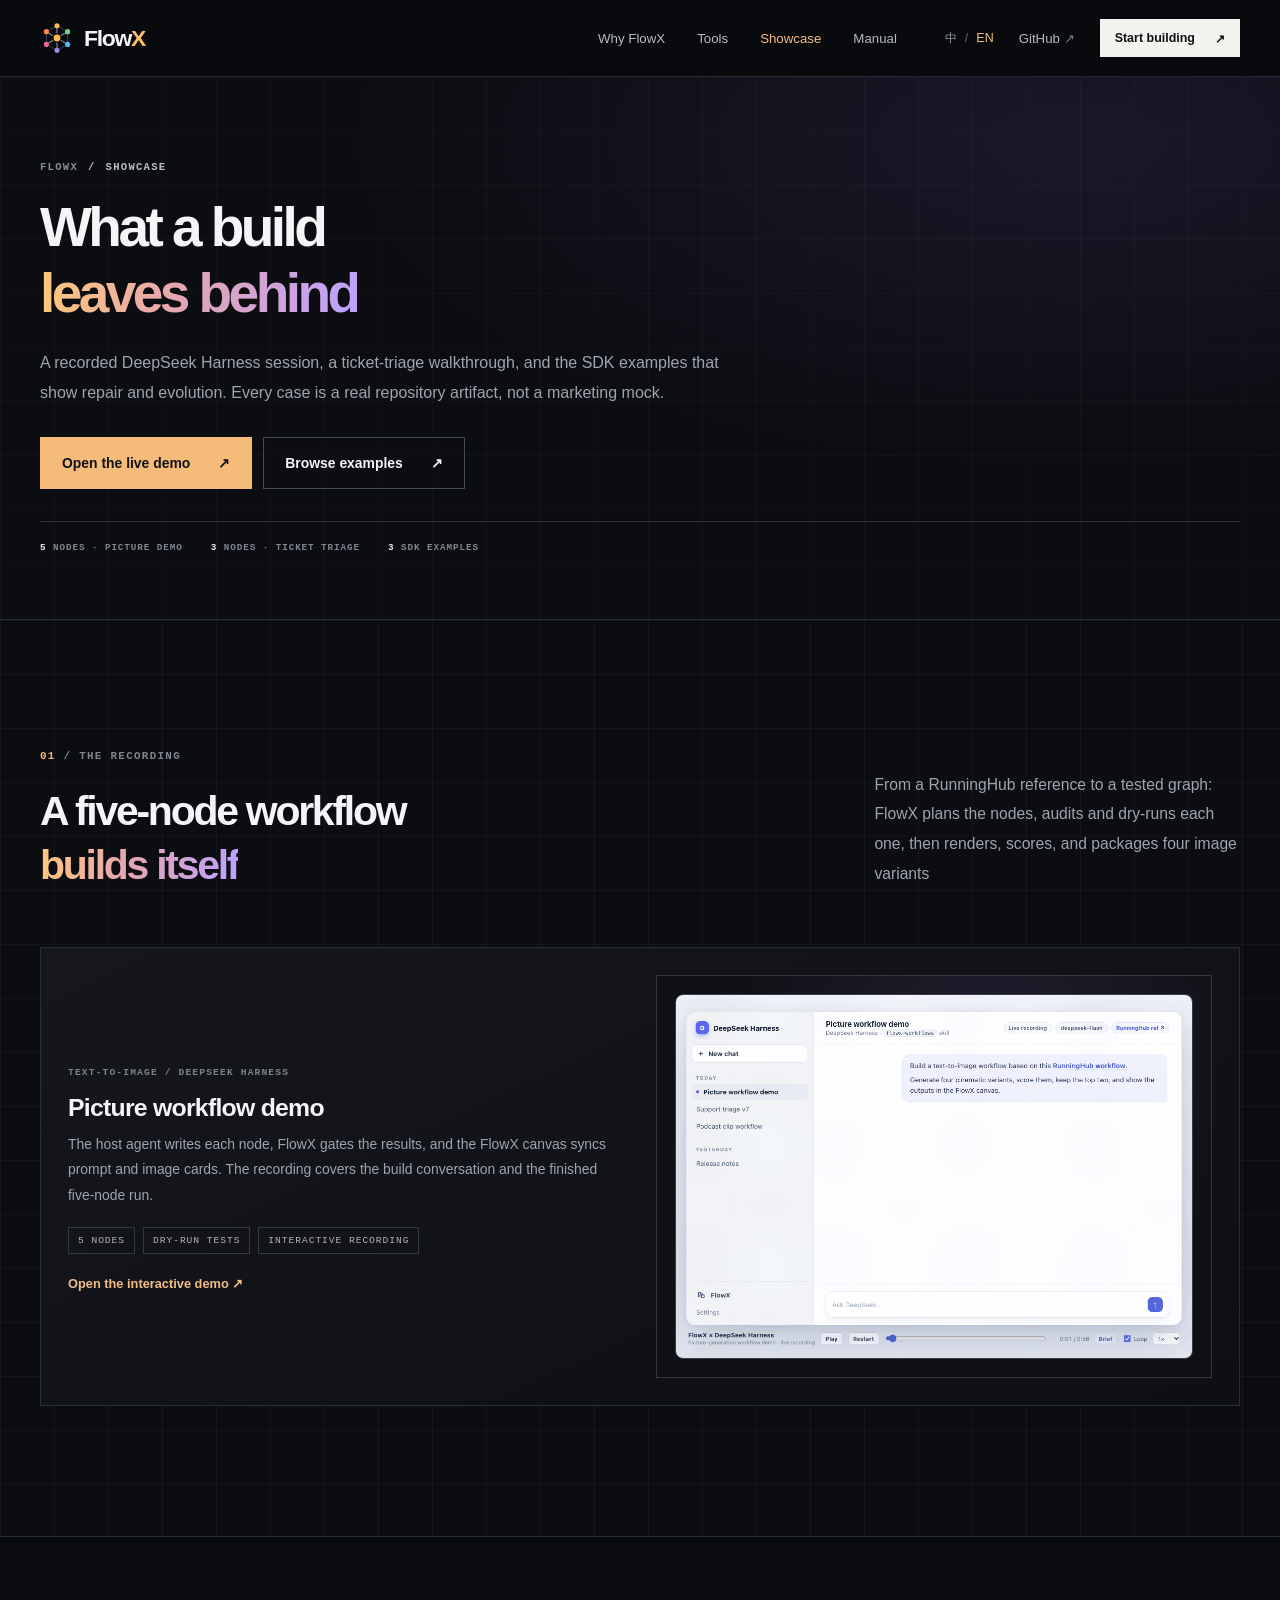
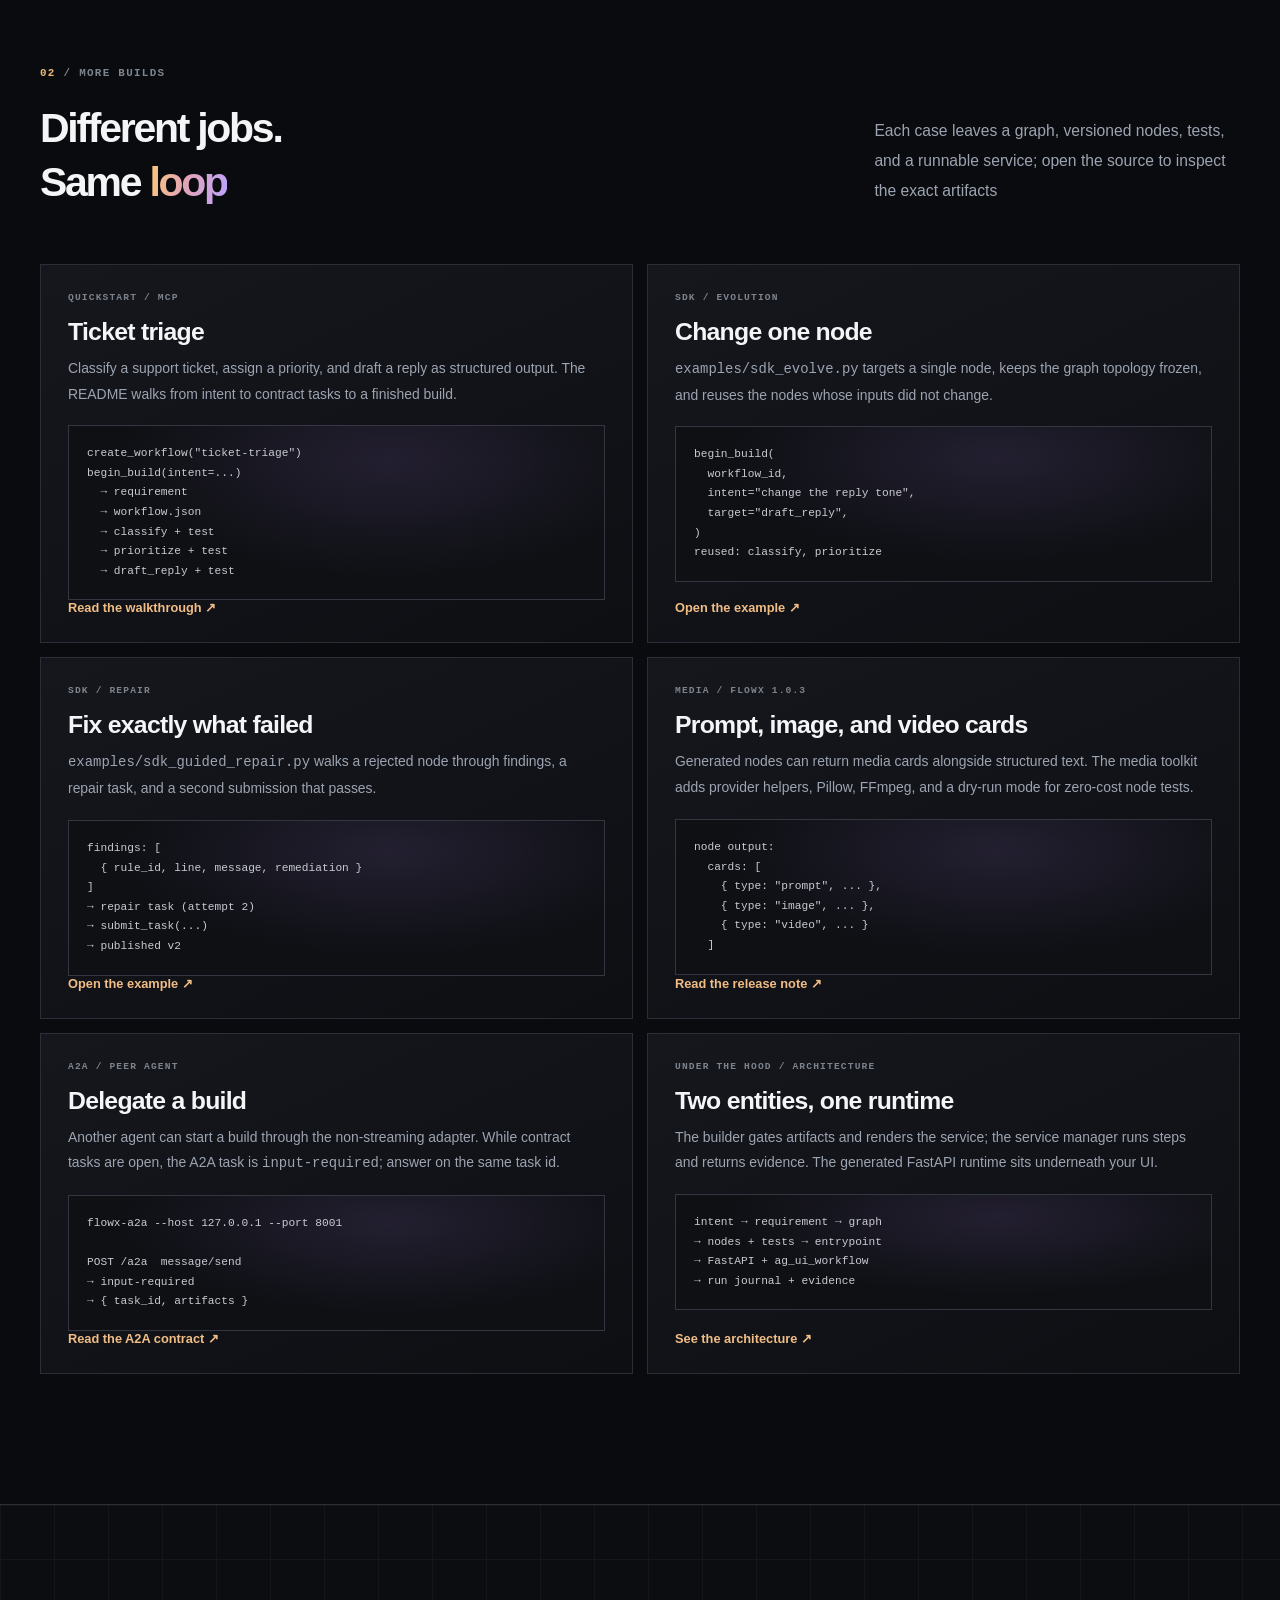
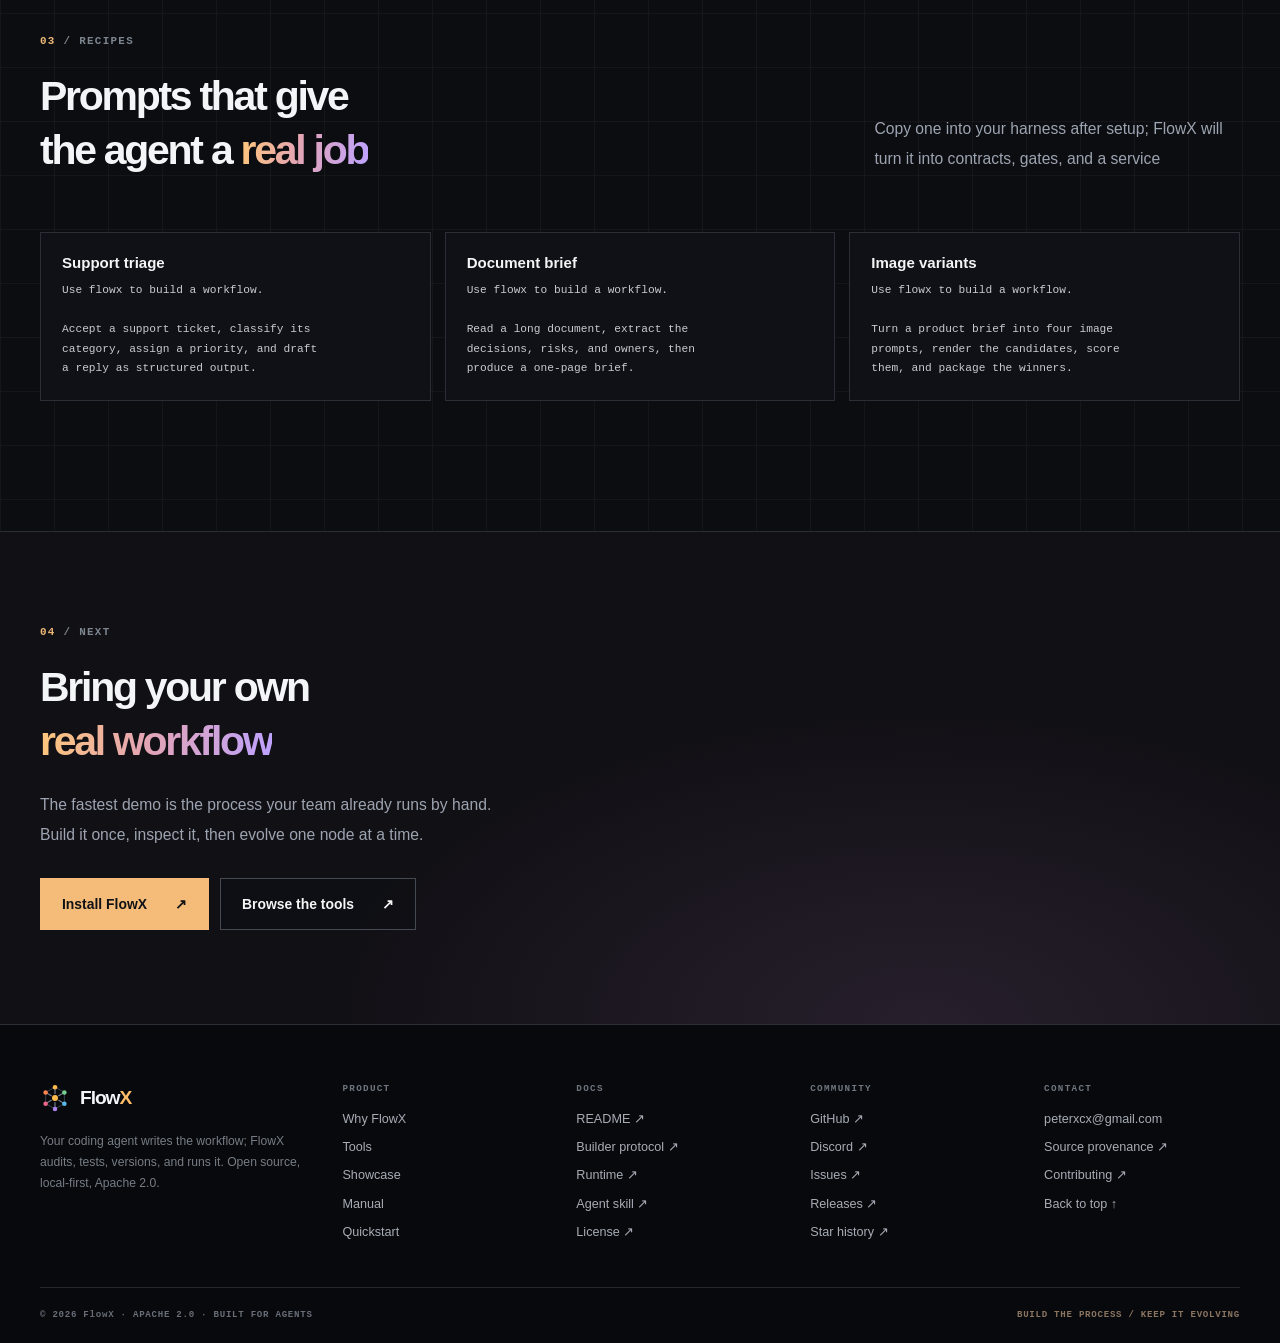
<file: showcase.html>
<!DOCTYPE html>
<html lang="en">
  <head>
    <meta charset="UTF-8" />
    <meta name="viewport" content="width=device-width, initial-scale=1.0" />
    <meta name="theme-color" content="#090b0f" />
    <meta name="google-site-verification" content="z1j2lOwTCyCSmdxdT_rCZAdQoIIs76KouPiEtdd7D3k" />
    <meta name="baidu-site-verification" content="codeva-i7WjuOg6xc" />
    <meta name="yandex-verification" content="f1fecc89b8e0a217" />
    <title>Showcase | What a FlowX build leaves behind</title>
    <meta name="description" content="FlowX showcase: a five-node picture workflow, the ticket-triage quickstart, SDK evolution and guided repair, media pipelines, and A2A delegation" />
    <link rel="canonical" href="https://www.flow-x.work/showcase.html" />
    <link rel="alternate" hreflang="en" href="https://www.flow-x.work/showcase.html" />
    <link rel="alternate" hreflang="zh-CN" href="https://www.flow-x.work/showcase.zh-CN.html" />
    <link rel="alternate" hreflang="x-default" href="https://www.flow-x.work/showcase.html" />
    <meta property="og:type" content="website" />
    <meta property="og:site_name" content="FlowX" />
    <meta property="og:url" content="https://www.flow-x.work/showcase.html" />
    <meta property="og:locale" content="en_US" />
    <meta property="og:locale:alternate" content="zh_CN" />
    <meta property="og:title" content="Showcase | What a FlowX build leaves behind" />
    <meta property="og:description" content="From a recorded five-node picture workflow to ticket triage, SDK evolution, media pipelines, and A2A delegation." />
    <meta property="og:image" content="https://www.flow-x.work/assets/social-card.png" />
    <meta property="og:image:type" content="image/png" />
    <meta property="og:image:width" content="1200" />
    <meta property="og:image:height" content="630" />
    <meta property="og:image:alt" content="FlowX: build the process and keep it evolving" />
    <meta name="twitter:card" content="summary_large_image" />
    <meta name="twitter:title" content="Showcase | What a FlowX build leaves behind" />
    <meta name="twitter:description" content="From a recorded five-node picture workflow to ticket triage, SDK evolution, media pipelines, and A2A delegation." />
    <meta name="twitter:image" content="https://www.flow-x.work/assets/social-card.png" />
    <meta name="twitter:image:alt" content="FlowX: build the process and keep it evolving" />
    <script type="application/ld+json">
      {
        "@context": "https://schema.org",
        "@type": "CollectionPage",
        "name": "Showcase | What a FlowX build leaves behind",
        "description": "FlowX showcase: a five-node picture workflow, the ticket-triage quickstart, SDK evolution and guided repair, media pipelines, and A2A delegation",
        "url": "https://www.flow-x.work/showcase.html",
        "inLanguage": "en",
        "isPartOf": { "@type": "WebSite", "name": "FlowX", "url": "https://www.flow-x.work/" }
      }
    </script>
    <link rel="icon" type="image/svg+xml" href="assets/flowx-mark.svg" />
    <link rel="stylesheet" href="styles.css" />
    <script src="assets/site.js" defer></script>
  </head>
  <body>
    <a class="skip-link" href="#main">Skip to main content</a>

    <header class="site-header">
      <div class="header-inner container">
        <a class="brand" href="index.html" aria-label="FlowX home">
          <img src="assets/flowx-mark.svg" alt="" width="34" height="34" />
          <span>Flow<span class="brand-x">X</span></span>
        </a>

        <nav class="desktop-nav" aria-label="Main navigation">
          <a href="why.html">Why FlowX</a>
          <a href="tools.html">Tools</a>
          <a href="showcase.html" aria-current="page">Showcase</a>
          <a href="manual.html">Manual</a>
        </nav>

        <div class="header-actions">
          <nav class="language-switch" aria-label="Choose language">
            <a href="showcase.zh-CN.html" lang="zh-CN" hreflang="zh-CN">中</a><span aria-hidden="true">/</span><a href="showcase.html" lang="en" hreflang="en" aria-current="page">EN</a>
          </nav>
          <a class="header-github" href="https://github.com/AIpRoBuilder/FlowX" target="_blank" rel="noopener noreferrer">GitHub <span aria-hidden="true">↗</span></a>
          <a class="button button-small button-light" href="manual.html#install">Start building <span aria-hidden="true">↗</span></a>
        </div>

        <details class="mobile-menu">
          <summary aria-label="Open navigation menu"><span></span><span></span></summary>
          <nav aria-label="Mobile navigation">
            <a href="why.html">Why FlowX</a>
            <a href="tools.html">Tools</a>
            <a href="showcase.html" aria-current="page">Showcase</a>
            <a href="manual.html">Manual</a>
            <a href="manual.html#install">Start building</a>
            <a href="https://github.com/AIpRoBuilder/FlowX" target="_blank" rel="noopener noreferrer">GitHub ↗</a>
            <div class="mobile-languages" aria-label="Choose language"><a href="showcase.zh-CN.html" lang="zh-CN" hreflang="zh-CN">简体中文 ↗</a><a href="showcase.html" lang="en" hreflang="en" aria-current="page">English</a></div>
          </nav>
        </details>
      </div>
    </header>

    <main id="main">
      <section class="page-hero" id="top">
        <div class="container page-hero-inner">
          <p class="page-kicker"><a href="index.html">FLOWX</a> <span aria-hidden="true">/</span> SHOWCASE</p>
          <h1>What a build<br /><span>leaves behind</span></h1>
          <p class="section-lead">A recorded DeepSeek Harness session, a ticket-triage walkthrough, and the SDK examples that show repair and evolution. Every case is a real repository artifact, not a marketing mock.</p>
          <div class="page-actions">
            <a class="button button-primary" href="assets/picture-workflow-demo.html">Open the live demo <span aria-hidden="true">↗</span></a>
            <a class="button button-outline" href="https://github.com/AIpRoBuilder/FlowX/tree/main/examples" target="_blank" rel="noopener noreferrer">Browse examples <span aria-hidden="true">↗</span></a>
          </div>
          <div class="page-meta"><span><strong>5</strong> NODES · PICTURE DEMO</span><span><strong>3</strong> NODES · TICKET TRIAGE</span><span><strong>3</strong> SDK EXAMPLES</span></div>
        </div>
      </section>

      <section class="section grid-surface">
        <div class="container">
          <div class="section-intro split-intro">
            <div><p class="eyebrow"><span>01</span> / THE RECORDING</p><h2>A five-node workflow<br /><span class="text-gradient">builds itself</span></h2></div>
            <p class="section-lead">From a RunningHub reference to a tested graph: FlowX plans the nodes, audits and dry-runs each one, then renders, scores, and packages four image variants</p>
          </div>
          <a class="case-card is-featured" href="assets/picture-workflow-demo.html">
            <div class="case-copy">
              <span class="interface-label">TEXT-TO-IMAGE / DEEPSEEK HARNESS</span>
              <h3>Picture workflow demo</h3>
              <p>The host agent writes each node, FlowX gates the results, and the FlowX canvas syncs prompt and image cards. The recording covers the build conversation and the finished five-node run.</p>
              <ul class="example-tags"><li>5 NODES</li><li>DRY-RUN TESTS</li><li>INTERACTIVE RECORDING</li></ul>
              <span class="case-link">Open the interactive demo ↗</span>
            </div>
            <div class="case-visual"><img src="assets/picture-workflow-demo.gif" alt="Recording of a FlowX picture-generation workflow in DeepSeek Harness" width="1024" height="720" loading="lazy" /></div>
          </a>
        </div>
      </section>

      <section class="section">
        <div class="container">
          <div class="section-intro split-intro">
            <div><p class="eyebrow"><span>02</span> / MORE BUILDS</p><h2>Different jobs.<br />Same <span class="text-gradient">loop</span></h2></div>
            <p class="section-lead">Each case leaves a graph, versioned nodes, tests, and a runnable service; open the source to inspect the exact artifacts</p>
          </div>
          <div class="case-grid">
            <article class="case-card">
              <span class="interface-label">QUICKSTART / MCP</span>
              <h3>Ticket triage</h3>
              <p>Classify a support ticket, assign a priority, and draft a reply as structured output. The README walks from intent to contract tasks to a finished build.</p>
              <div class="case-visual"><pre>create_workflow("ticket-triage")
begin_build(intent=...)
  → requirement
  → workflow.json
  → classify + test
  → prioritize + test
  → draft_reply + test</pre></div>
              <a class="case-link" href="https://github.com/AIpRoBuilder/FlowX#quick-start" target="_blank" rel="noopener noreferrer">Read the walkthrough ↗</a>
            </article>
            <article class="case-card">
              <span class="interface-label">SDK / EVOLUTION</span>
              <h3>Change one node</h3>
              <p><code>examples/sdk_evolve.py</code> targets a single node, keeps the graph topology frozen, and reuses the nodes whose inputs did not change.</p>
              <div class="case-visual"><pre>begin_build(
  workflow_id,
  intent="change the reply tone",
  target="draft_reply",
)
reused: classify, prioritize</pre></div>
              <a class="case-link" href="https://github.com/AIpRoBuilder/FlowX/blob/main/examples/sdk_evolve.py" target="_blank" rel="noopener noreferrer">Open the example ↗</a>
            </article>
            <article class="case-card">
              <span class="interface-label">SDK / REPAIR</span>
              <h3>Fix exactly what failed</h3>
              <p><code>examples/sdk_guided_repair.py</code> walks a rejected node through findings, a repair task, and a second submission that passes.</p>
              <div class="case-visual"><pre>findings: [
  { rule_id, line, message, remediation }
]
→ repair task (attempt 2)
→ submit_task(...)
→ published v2</pre></div>
              <a class="case-link" href="https://github.com/AIpRoBuilder/FlowX/blob/main/examples/sdk_guided_repair.py" target="_blank" rel="noopener noreferrer">Open the example ↗</a>
            </article>
            <article class="case-card">
              <span class="interface-label">MEDIA / FLOWX 1.0.3</span>
              <h3>Prompt, image, and video cards</h3>
              <p>Generated nodes can return media cards alongside structured text. The media toolkit adds provider helpers, Pillow, FFmpeg, and a dry-run mode for zero-cost node tests.</p>
              <div class="case-visual"><pre>node output:
  cards: [
    { type: "prompt", ... },
    { type: "image", ... },
    { type: "video", ... }
  ]</pre></div>
              <a class="case-link" href="https://github.com/AIpRoBuilder/FlowX#news" target="_blank" rel="noopener noreferrer">Read the release note ↗</a>
            </article>
            <article class="case-card">
              <span class="interface-label">A2A / PEER AGENT</span>
              <h3>Delegate a build</h3>
              <p>Another agent can start a build through the non-streaming adapter. While contract tasks are open, the A2A task is <code>input-required</code>; answer on the same task id.</p>
              <div class="case-visual"><pre>flowx-a2a --host 127.0.0.1 --port 8001

POST /a2a  message/send
→ input-required
→ { task_id, artifacts }</pre></div>
              <a class="case-link" href="https://github.com/AIpRoBuilder/FlowX#a2a-server" target="_blank" rel="noopener noreferrer">Read the A2A contract ↗</a>
            </article>
            <article class="case-card">
              <span class="interface-label">UNDER THE HOOD / ARCHITECTURE</span>
              <h3>Two entities, one runtime</h3>
              <p>The builder gates artifacts and renders the service; the service manager runs steps and returns evidence. The generated FastAPI runtime sits underneath your UI.</p>
              <div class="case-visual"><pre>intent → requirement → graph
→ nodes + tests → entrypoint
→ FastAPI + ag_ui_workflow
→ run journal + evidence</pre></div>
              <a class="case-link" href="https://github.com/AIpRoBuilder/FlowX#architecture" target="_blank" rel="noopener noreferrer">See the architecture ↗</a>
            </article>
          </div>
        </div>
      </section>

      <section class="section grid-surface">
        <div class="container">
          <div class="section-intro split-intro">
            <div><p class="eyebrow"><span>03</span> / RECIPES</p><h2>Prompts that give<br />the agent a <span class="text-gradient">real job</span></h2></div>
            <p class="section-lead">Copy one into your harness after setup; FlowX will turn it into contracts, gates, and a service</p>
          </div>
          <div class="recipe-grid">
            <article class="recipe"><h3>Support triage</h3><pre>Use flowx to build a workflow.

Accept a support ticket, classify its
category, assign a priority, and draft
a reply as structured output.</pre></article>
            <article class="recipe"><h3>Document brief</h3><pre>Use flowx to build a workflow.

Read a long document, extract the
decisions, risks, and owners, then
produce a one-page brief.</pre></article>
            <article class="recipe"><h3>Image variants</h3><pre>Use flowx to build a workflow.

Turn a product brief into four image
prompts, render the candidates, score
them, and package the winners.</pre></article>
          </div>
        </div>
      </section>

      <section class="build-cta">
        <div class="container build-cta-inner">
          <p class="eyebrow"><span>04</span> / NEXT</p>
          <h2>Bring your own<br /><span class="text-gradient">real workflow</span></h2>
          <p class="section-lead">The fastest demo is the process your team already runs by hand. Build it once, inspect it, then evolve one node at a time.</p>
          <div class="page-actions">
            <a class="button button-primary" href="manual.html#install">Install FlowX <span aria-hidden="true">↗</span></a>
            <a class="button button-outline" href="tools.html">Browse the tools <span aria-hidden="true">↗</span></a>
          </div>
        </div>
      </section>
    </main>

    <footer class="mega-footer">
      <div class="container">
        <div class="mega-footer-grid">
          <div class="footer-brand-block">
            <a class="brand footer-brand" href="index.html"><img src="assets/flowx-mark.svg" alt="" width="30" height="30" /><span>Flow<span class="brand-x">X</span></span></a>
            <p>Your coding agent writes the workflow; FlowX audits, tests, versions, and runs it. Open source, local-first, Apache 2.0.</p>
          </div>
          <div class="footer-col"><h3>PRODUCT</h3><ul><li><a href="why.html">Why FlowX</a></li><li><a href="tools.html">Tools</a></li><li><a href="showcase.html">Showcase</a></li><li><a href="manual.html">Manual</a></li><li><a href="manual.html#install">Quickstart</a></li></ul></div>
          <div class="footer-col"><h3>DOCS</h3><ul><li><a href="https://github.com/AIpRoBuilder/FlowX#readme" target="_blank" rel="noopener noreferrer">README ↗</a></li><li><a href="https://github.com/AIpRoBuilder/FlowX/blob/main/docs/DYNAMIC_WORKFLOW.md" target="_blank" rel="noopener noreferrer">Builder protocol ↗</a></li><li><a href="https://github.com/AIpRoBuilder/FlowX/blob/main/docs/RUNTIME.md" target="_blank" rel="noopener noreferrer">Runtime ↗</a></li><li><a href="https://github.com/AIpRoBuilder/FlowX/blob/main/skills/flowx-workflows/SKILL.md" target="_blank" rel="noopener noreferrer">Agent skill ↗</a></li><li><a href="https://github.com/AIpRoBuilder/FlowX/blob/main/LICENSE" target="_blank" rel="noopener noreferrer">License ↗</a></li></ul></div>
          <div class="footer-col"><h3>COMMUNITY</h3><ul><li><a href="https://github.com/AIpRoBuilder/FlowX" target="_blank" rel="noopener noreferrer">GitHub ↗</a></li><li><a href="https://discord.com/invite/KHnDtNqxp" target="_blank" rel="noopener noreferrer">Discord ↗</a></li><li><a href="https://github.com/AIpRoBuilder/FlowX/issues" target="_blank" rel="noopener noreferrer">Issues ↗</a></li><li><a href="https://github.com/AIpRoBuilder/FlowX/releases" target="_blank" rel="noopener noreferrer">Releases ↗</a></li><li><a href="https://star-history.com/#AIpRoBuilder/FlowX&amp;Date" target="_blank" rel="noopener noreferrer">Star history ↗</a></li></ul></div>
          <div class="footer-col"><h3>CONTACT</h3><ul><li><a href="mailto:peterxcx@gmail.com">peterxcx@gmail.com</a></li><li><a href="https://github.com/AIpRoBuilder/FlowX/blob/main/docs/PROVENANCE.md" target="_blank" rel="noopener noreferrer">Source provenance ↗</a></li><li><a href="https://github.com/AIpRoBuilder/FlowX#contributing" target="_blank" rel="noopener noreferrer">Contributing ↗</a></li><li><a href="#top">Back to top ↑</a></li></ul></div>
        </div>
        <div class="footer-bottom"><span>© 2026 FlowX · APACHE 2.0 · BUILT FOR AGENTS</span><span>BUILD THE PROCESS / KEEP IT EVOLVING</span></div>
      </div>
    </footer>
  </body>
</html>
</file>
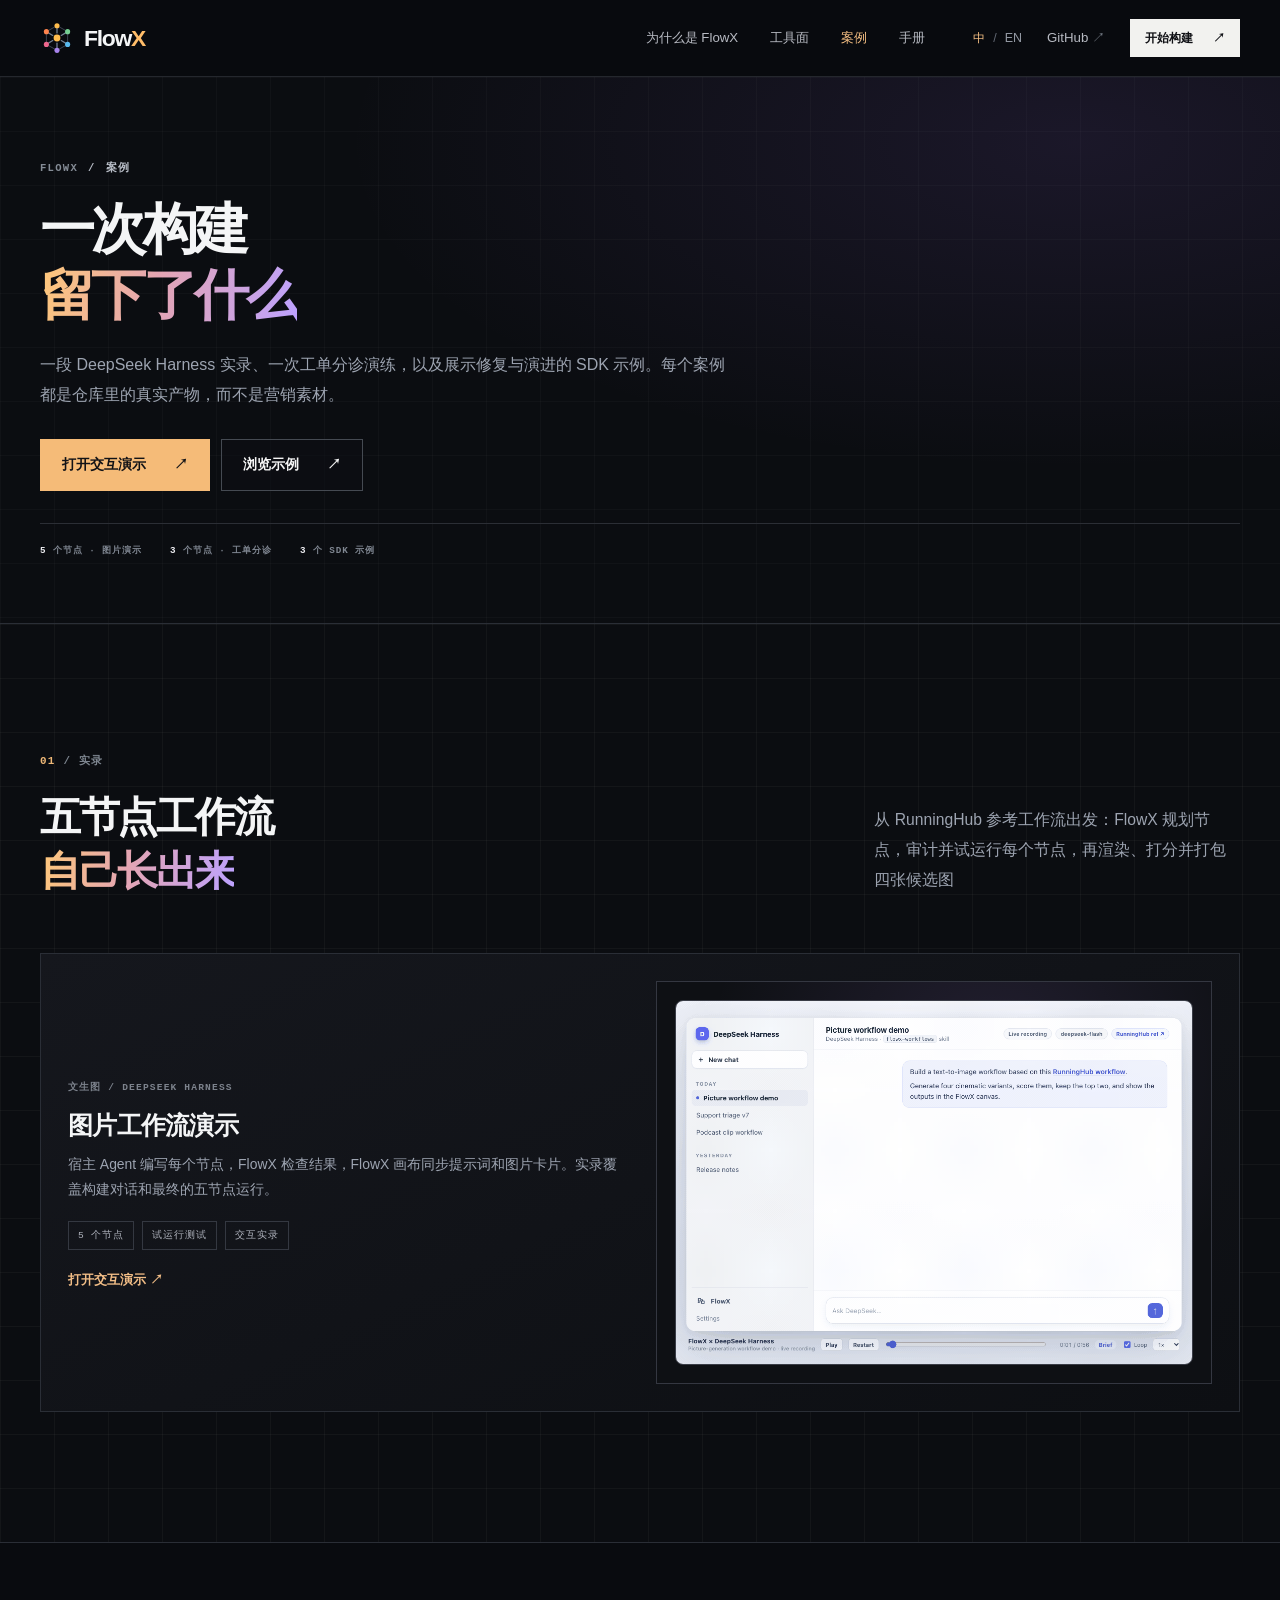
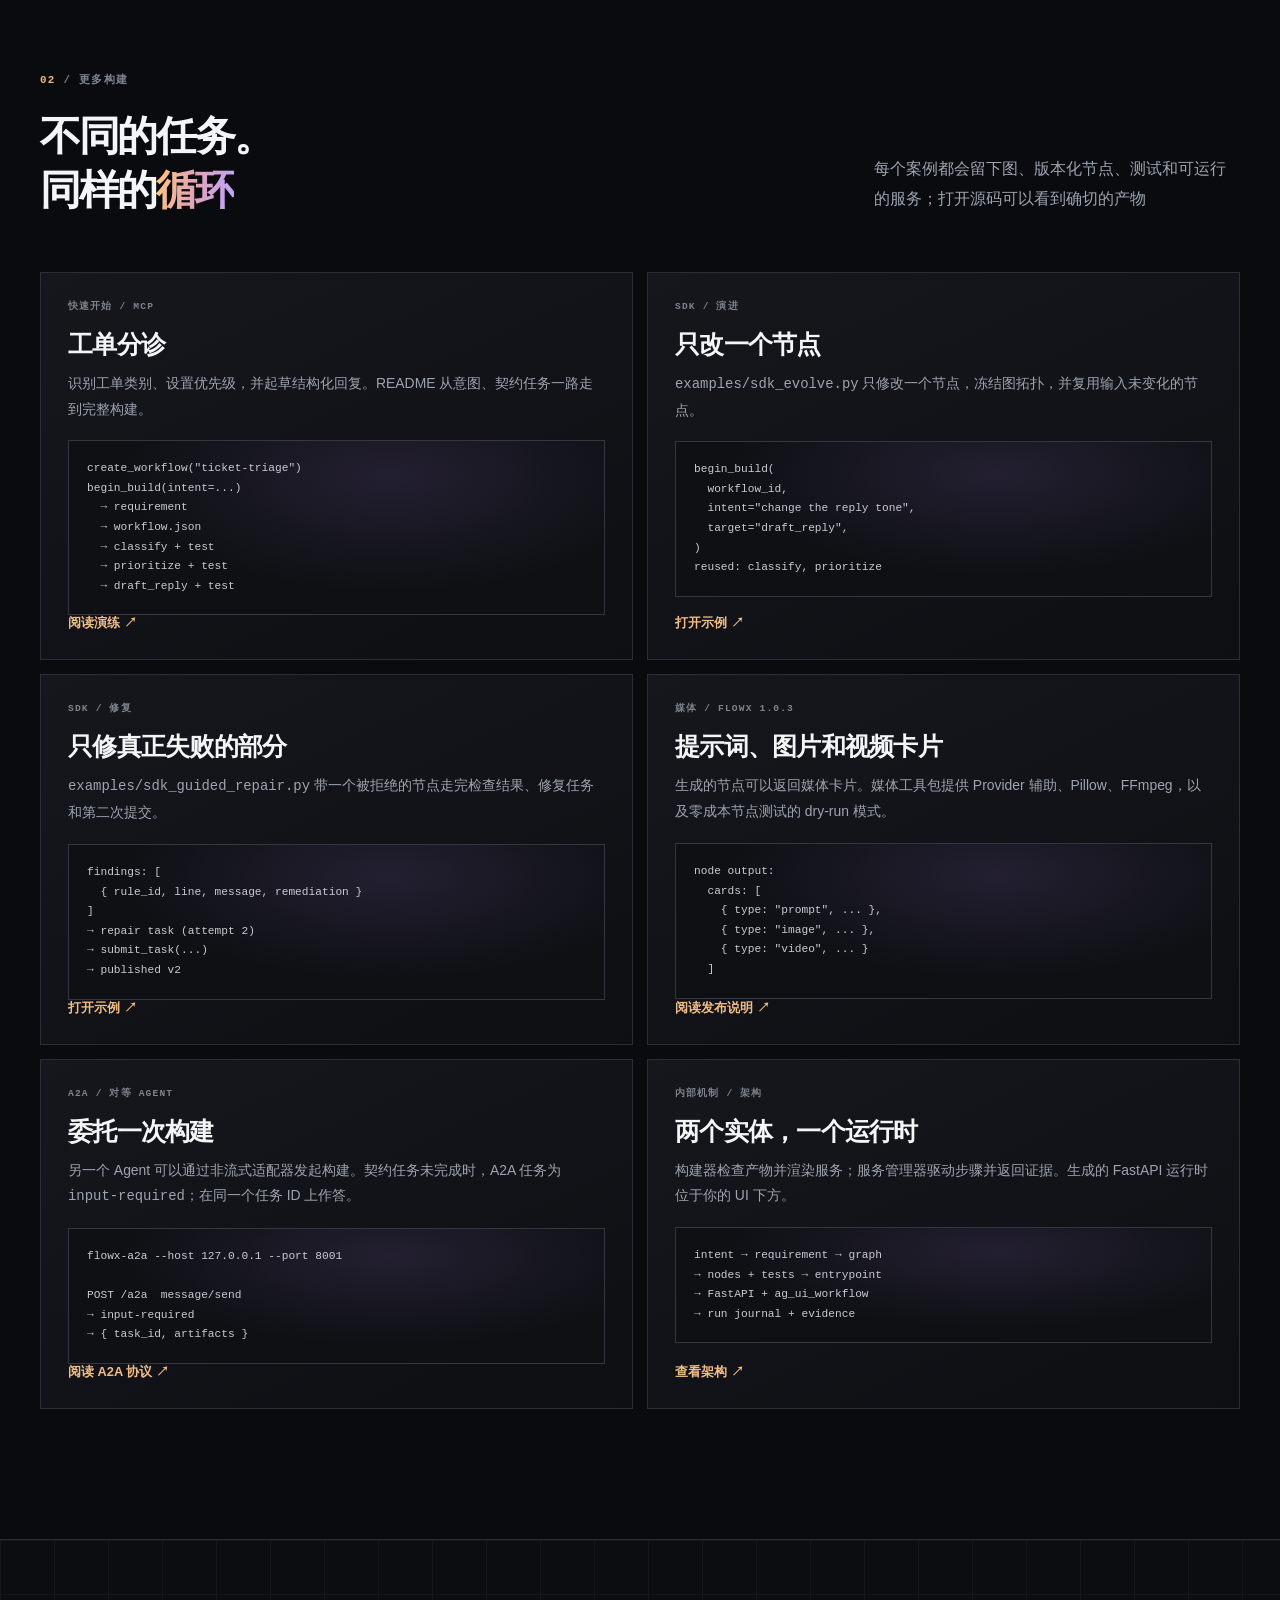
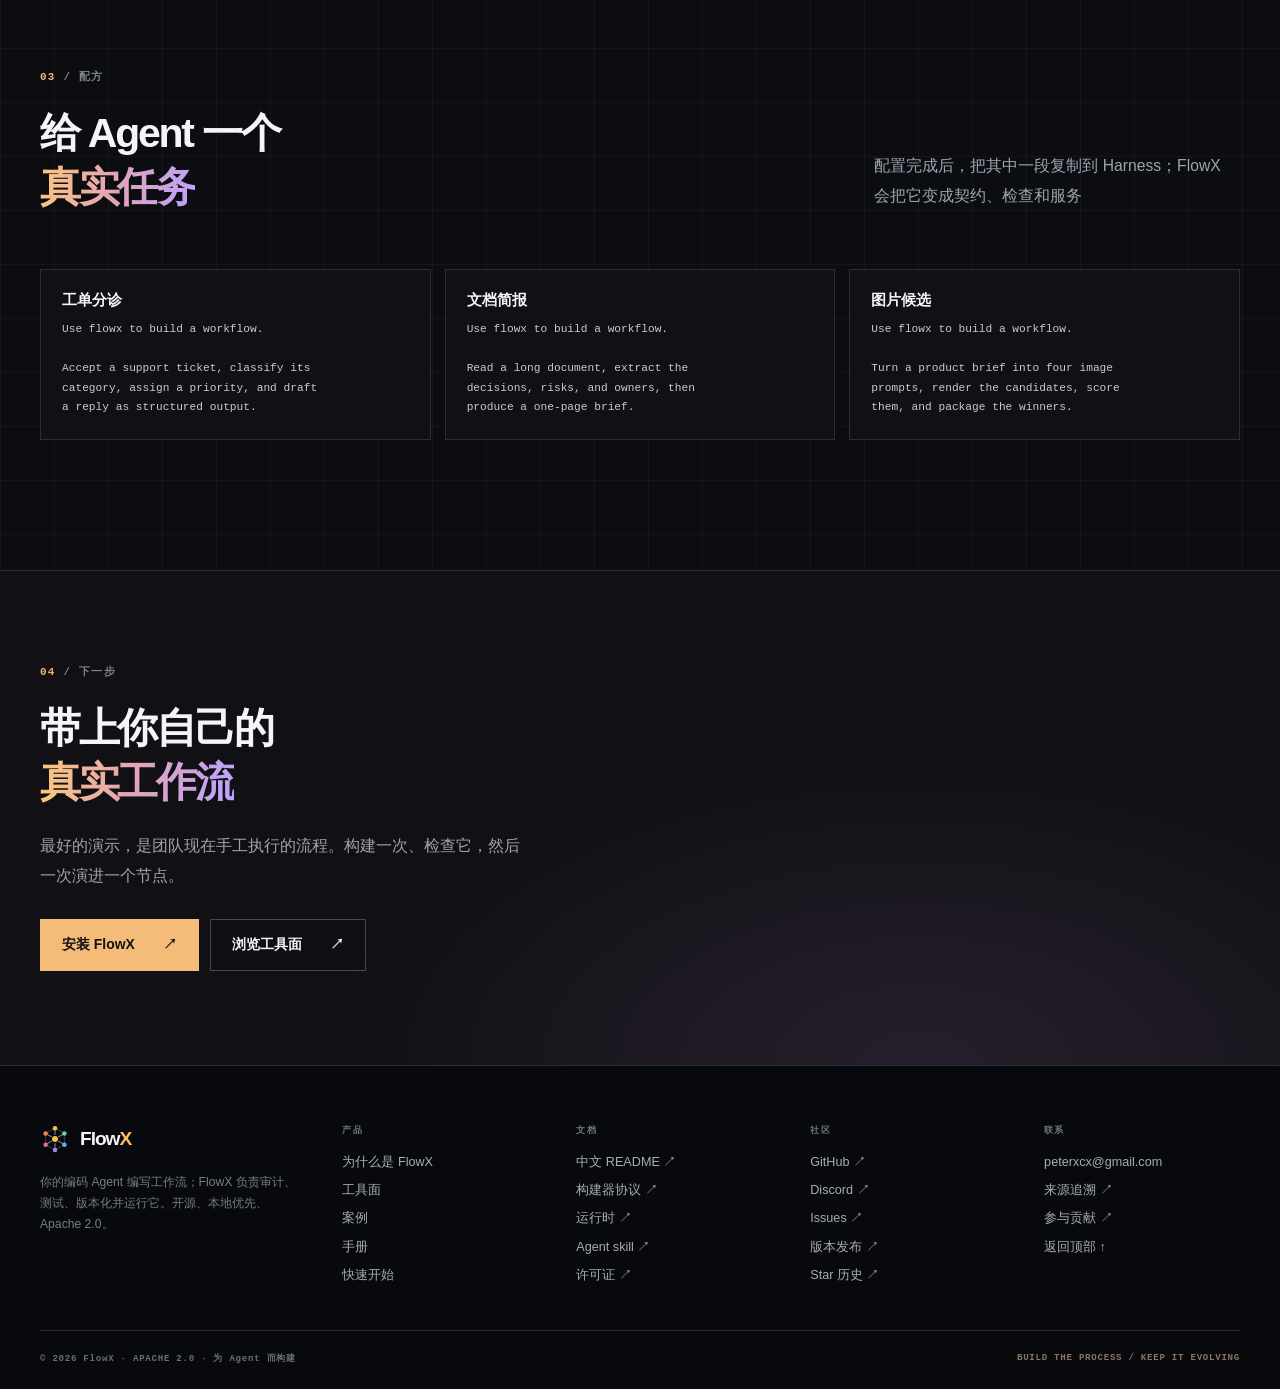
<file: showcase.zh-CN.html>
<!DOCTYPE html>
<html lang="zh-CN">
  <head>
    <meta charset="UTF-8" />
    <meta name="viewport" content="width=device-width, initial-scale=1.0" />
    <meta name="theme-color" content="#090b0f" />
    <meta name="google-site-verification" content="z1j2lOwTCyCSmdxdT_rCZAdQoIIs76KouPiEtdd7D3k" />
    <meta name="baidu-site-verification" content="codeva-i7WjuOg6xc" />
    <meta name="yandex-verification" content="f1fecc89b8e0a217" />
    <title>案例 | FlowX 构建留下了什么</title>
    <meta name="description" content="FlowX 案例：五节点图片工作流、工单分诊快速开始、SDK 演进与引导修复、媒体流水线和 A2A 委托" />
    <link rel="canonical" href="https://www.flow-x.work/showcase.zh-CN.html" />
    <link rel="alternate" hreflang="en" href="https://www.flow-x.work/showcase.html" />
    <link rel="alternate" hreflang="zh-CN" href="https://www.flow-x.work/showcase.zh-CN.html" />
    <link rel="alternate" hreflang="x-default" href="https://www.flow-x.work/showcase.html" />
    <meta property="og:type" content="website" />
    <meta property="og:site_name" content="FlowX" />
    <meta property="og:url" content="https://www.flow-x.work/showcase.zh-CN.html" />
    <meta property="og:locale" content="zh_CN" />
    <meta property="og:locale:alternate" content="en_US" />
    <meta property="og:title" content="案例 | FlowX 构建留下了什么" />
    <meta property="og:description" content="从一段五节点图片工作流实录，到工单分诊、SDK 演进、媒体流水线和 A2A 委托。" />
    <meta property="og:image" content="https://www.flow-x.work/assets/social-card.png" />
    <meta property="og:image:type" content="image/png" />
    <meta property="og:image:width" content="1200" />
    <meta property="og:image:height" content="630" />
    <meta property="og:image:alt" content="FlowX：构建可持续演进的执行过程" />
    <meta name="twitter:card" content="summary_large_image" />
    <meta name="twitter:title" content="案例 | FlowX 构建留下了什么" />
    <meta name="twitter:description" content="从一段五节点图片工作流实录，到工单分诊、SDK 演进、媒体流水线和 A2A 委托。" />
    <meta name="twitter:image" content="https://www.flow-x.work/assets/social-card.png" />
    <meta name="twitter:image:alt" content="FlowX：构建可持续演进的执行过程" />
    <script type="application/ld+json">
      {
        "@context": "https://schema.org",
        "@type": "CollectionPage",
        "name": "案例 | FlowX 构建留下了什么",
        "description": "FlowX 案例：五节点图片工作流、工单分诊快速开始、SDK 演进与引导修复、媒体流水线和 A2A 委托",
        "url": "https://www.flow-x.work/showcase.zh-CN.html",
        "inLanguage": "zh-CN",
        "isPartOf": { "@type": "WebSite", "name": "FlowX", "url": "https://www.flow-x.work/" }
      }
    </script>
    <link rel="icon" type="image/svg+xml" href="assets/flowx-mark.svg" />
    <link rel="stylesheet" href="styles.css" />
    <script src="assets/site.js" defer></script>
  </head>
  <body>
    <a class="skip-link" href="#main">跳转到主要内容</a>

    <header class="site-header">
      <div class="header-inner container">
        <a class="brand" href="index.zh-CN.html" aria-label="FlowX 首页">
          <img src="assets/flowx-mark.svg" alt="" width="34" height="34" />
          <span>Flow<span class="brand-x">X</span></span>
        </a>

        <nav class="desktop-nav" aria-label="主导航">
          <a href="why.zh-CN.html">为什么是 FlowX</a>
          <a href="tools.zh-CN.html">工具面</a>
          <a href="showcase.zh-CN.html" aria-current="page">案例</a>
          <a href="manual.zh-CN.html">手册</a>
        </nav>

        <div class="header-actions">
          <nav class="language-switch" aria-label="选择语言">
            <a href="showcase.zh-CN.html" lang="zh-CN" hreflang="zh-CN" aria-current="page">中</a><span aria-hidden="true">/</span><a href="showcase.html" lang="en" hreflang="en">EN</a>
          </nav>
          <a class="header-github" href="https://github.com/AIpRoBuilder/FlowX" target="_blank" rel="noopener noreferrer">GitHub <span aria-hidden="true">↗</span></a>
          <a class="button button-small button-light" href="manual.zh-CN.html#install">开始构建 <span aria-hidden="true">↗</span></a>
        </div>

        <details class="mobile-menu">
          <summary aria-label="打开导航菜单"><span></span><span></span></summary>
          <nav aria-label="移动端导航">
            <a href="why.zh-CN.html">为什么是 FlowX</a>
            <a href="tools.zh-CN.html">工具面</a>
            <a href="showcase.zh-CN.html" aria-current="page">案例</a>
            <a href="manual.zh-CN.html">手册</a>
            <a href="manual.zh-CN.html#install">开始构建</a>
            <a href="https://github.com/AIpRoBuilder/FlowX" target="_blank" rel="noopener noreferrer">GitHub ↗</a>
            <div class="mobile-languages" aria-label="选择语言"><a href="showcase.zh-CN.html" lang="zh-CN" hreflang="zh-CN" aria-current="page">简体中文</a><a href="showcase.html" lang="en" hreflang="en">English ↗</a></div>
          </nav>
        </details>
      </div>
    </header>

    <main id="main">
      <section class="page-hero" id="top">
        <div class="container page-hero-inner">
          <p class="page-kicker"><a href="index.zh-CN.html">FLOWX</a> <span aria-hidden="true">/</span> 案例</p>
          <h1>一次构建<br /><span>留下了什么</span></h1>
          <p class="section-lead">一段 DeepSeek Harness 实录、一次工单分诊演练，以及展示修复与演进的 SDK 示例。每个案例都是仓库里的真实产物，而不是营销素材。</p>
          <div class="page-actions">
            <a class="button button-primary" href="assets/picture-workflow-demo.html">打开交互演示 <span aria-hidden="true">↗</span></a>
            <a class="button button-outline" href="https://github.com/AIpRoBuilder/FlowX/tree/main/examples" target="_blank" rel="noopener noreferrer">浏览示例 <span aria-hidden="true">↗</span></a>
          </div>
          <div class="page-meta"><span><strong>5</strong> 个节点 · 图片演示</span><span><strong>3</strong> 个节点 · 工单分诊</span><span><strong>3</strong> 个 SDK 示例</span></div>
        </div>
      </section>

      <section class="section grid-surface">
        <div class="container">
          <div class="section-intro split-intro">
            <div><p class="eyebrow"><span>01</span> / 实录</p><h2>五节点工作流<br /><span class="text-gradient">自己长出来</span></h2></div>
            <p class="section-lead">从 RunningHub 参考工作流出发：FlowX 规划节点，审计并试运行每个节点，再渲染、打分并打包四张候选图</p>
          </div>
          <a class="case-card is-featured" href="assets/picture-workflow-demo.html">
            <div class="case-copy">
              <span class="interface-label">文生图 / DEEPSEEK HARNESS</span>
              <h3>图片工作流演示</h3>
              <p>宿主 Agent 编写每个节点，FlowX 检查结果，FlowX 画布同步提示词和图片卡片。实录覆盖构建对话和最终的五节点运行。</p>
              <ul class="example-tags"><li>5 个节点</li><li>试运行测试</li><li>交互实录</li></ul>
              <span class="case-link">打开交互演示 ↗</span>
            </div>
            <div class="case-visual"><img src="assets/picture-workflow-demo.gif" alt="DeepSeek Harness 中 FlowX 图片生成工作流的实录" width="1024" height="720" loading="lazy" /></div>
          </a>
        </div>
      </section>

      <section class="section">
        <div class="container">
          <div class="section-intro split-intro">
            <div><p class="eyebrow"><span>02</span> / 更多构建</p><h2>不同的任务。<br />同样的<span class="text-gradient">循环</span></h2></div>
            <p class="section-lead">每个案例都会留下图、版本化节点、测试和可运行的服务；打开源码可以看到确切的产物</p>
          </div>
          <div class="case-grid">
            <article class="case-card">
              <span class="interface-label">快速开始 / MCP</span>
              <h3>工单分诊</h3>
              <p>识别工单类别、设置优先级，并起草结构化回复。README 从意图、契约任务一路走到完整构建。</p>
              <div class="case-visual"><pre>create_workflow("ticket-triage")
begin_build(intent=...)
  → requirement
  → workflow.json
  → classify + test
  → prioritize + test
  → draft_reply + test</pre></div>
              <a class="case-link" href="https://github.com/AIpRoBuilder/FlowX/blob/main/README.zh-CN.md#quick-start" target="_blank" rel="noopener noreferrer">阅读演练 ↗</a>
            </article>
            <article class="case-card">
              <span class="interface-label">SDK / 演进</span>
              <h3>只改一个节点</h3>
              <p><code>examples/sdk_evolve.py</code> 只修改一个节点，冻结图拓扑，并复用输入未变化的节点。</p>
              <div class="case-visual"><pre>begin_build(
  workflow_id,
  intent="change the reply tone",
  target="draft_reply",
)
reused: classify, prioritize</pre></div>
              <a class="case-link" href="https://github.com/AIpRoBuilder/FlowX/blob/main/examples/sdk_evolve.py" target="_blank" rel="noopener noreferrer">打开示例 ↗</a>
            </article>
            <article class="case-card">
              <span class="interface-label">SDK / 修复</span>
              <h3>只修真正失败的部分</h3>
              <p><code>examples/sdk_guided_repair.py</code> 带一个被拒绝的节点走完检查结果、修复任务和第二次提交。</p>
              <div class="case-visual"><pre>findings: [
  { rule_id, line, message, remediation }
]
→ repair task (attempt 2)
→ submit_task(...)
→ published v2</pre></div>
              <a class="case-link" href="https://github.com/AIpRoBuilder/FlowX/blob/main/examples/sdk_guided_repair.py" target="_blank" rel="noopener noreferrer">打开示例 ↗</a>
            </article>
            <article class="case-card">
              <span class="interface-label">媒体 / FLOWX 1.0.3</span>
              <h3>提示词、图片和视频卡片</h3>
              <p>生成的节点可以返回媒体卡片。媒体工具包提供 Provider 辅助、Pillow、FFmpeg，以及零成本节点测试的 dry-run 模式。</p>
              <div class="case-visual"><pre>node output:
  cards: [
    { type: "prompt", ... },
    { type: "image", ... },
    { type: "video", ... }
  ]</pre></div>
              <a class="case-link" href="https://github.com/AIpRoBuilder/FlowX#news" target="_blank" rel="noopener noreferrer">阅读发布说明 ↗</a>
            </article>
            <article class="case-card">
              <span class="interface-label">A2A / 对等 AGENT</span>
              <h3>委托一次构建</h3>
              <p>另一个 Agent 可以通过非流式适配器发起构建。契约任务未完成时，A2A 任务为 <code>input-required</code>；在同一个任务 ID 上作答。</p>
              <div class="case-visual"><pre>flowx-a2a --host 127.0.0.1 --port 8001

POST /a2a  message/send
→ input-required
→ { task_id, artifacts }</pre></div>
              <a class="case-link" href="https://github.com/AIpRoBuilder/FlowX#a2a-server" target="_blank" rel="noopener noreferrer">阅读 A2A 协议 ↗</a>
            </article>
            <article class="case-card">
              <span class="interface-label">内部机制 / 架构</span>
              <h3>两个实体，一个运行时</h3>
              <p>构建器检查产物并渲染服务；服务管理器驱动步骤并返回证据。生成的 FastAPI 运行时位于你的 UI 下方。</p>
              <div class="case-visual"><pre>intent → requirement → graph
→ nodes + tests → entrypoint
→ FastAPI + ag_ui_workflow
→ run journal + evidence</pre></div>
              <a class="case-link" href="https://github.com/AIpRoBuilder/FlowX#architecture" target="_blank" rel="noopener noreferrer">查看架构 ↗</a>
            </article>
          </div>
        </div>
      </section>

      <section class="section grid-surface">
        <div class="container">
          <div class="section-intro split-intro">
            <div><p class="eyebrow"><span>03</span> / 配方</p><h2>给 Agent 一个<br /><span class="text-gradient">真实任务</span></h2></div>
            <p class="section-lead">配置完成后，把其中一段复制到 Harness；FlowX 会把它变成契约、检查和服务</p>
          </div>
          <div class="recipe-grid">
            <article class="recipe"><h3>工单分诊</h3><pre>Use flowx to build a workflow.

Accept a support ticket, classify its
category, assign a priority, and draft
a reply as structured output.</pre></article>
            <article class="recipe"><h3>文档简报</h3><pre>Use flowx to build a workflow.

Read a long document, extract the
decisions, risks, and owners, then
produce a one-page brief.</pre></article>
            <article class="recipe"><h3>图片候选</h3><pre>Use flowx to build a workflow.

Turn a product brief into four image
prompts, render the candidates, score
them, and package the winners.</pre></article>
          </div>
        </div>
      </section>

      <section class="build-cta">
        <div class="container build-cta-inner">
          <p class="eyebrow"><span>04</span> / 下一步</p>
          <h2>带上你自己的<br /><span class="text-gradient">真实工作流</span></h2>
          <p class="section-lead">最好的演示，是团队现在手工执行的流程。构建一次、检查它，然后一次演进一个节点。</p>
          <div class="page-actions">
            <a class="button button-primary" href="manual.zh-CN.html#install">安装 FlowX <span aria-hidden="true">↗</span></a>
            <a class="button button-outline" href="tools.zh-CN.html">浏览工具面 <span aria-hidden="true">↗</span></a>
          </div>
        </div>
      </section>
    </main>

    <footer class="mega-footer">
      <div class="container">
        <div class="mega-footer-grid">
          <div class="footer-brand-block">
            <a class="brand footer-brand" href="index.zh-CN.html"><img src="assets/flowx-mark.svg" alt="" width="30" height="30" /><span>Flow<span class="brand-x">X</span></span></a>
            <p>你的编码 Agent 编写工作流；FlowX 负责审计、测试、版本化并运行它。开源、本地优先、Apache 2.0。</p>
          </div>
          <div class="footer-col"><h3>产品</h3><ul><li><a href="why.zh-CN.html">为什么是 FlowX</a></li><li><a href="tools.zh-CN.html">工具面</a></li><li><a href="showcase.zh-CN.html">案例</a></li><li><a href="manual.zh-CN.html">手册</a></li><li><a href="manual.zh-CN.html#install">快速开始</a></li></ul></div>
          <div class="footer-col"><h3>文档</h3><ul><li><a href="https://github.com/AIpRoBuilder/FlowX/blob/main/README.zh-CN.md" target="_blank" rel="noopener noreferrer">中文 README ↗</a></li><li><a href="https://github.com/AIpRoBuilder/FlowX/blob/main/docs/DYNAMIC_WORKFLOW.md" target="_blank" rel="noopener noreferrer">构建器协议 ↗</a></li><li><a href="https://github.com/AIpRoBuilder/FlowX/blob/main/docs/RUNTIME.md" target="_blank" rel="noopener noreferrer">运行时 ↗</a></li><li><a href="https://github.com/AIpRoBuilder/FlowX/blob/main/skills/flowx-workflows/SKILL.md" target="_blank" rel="noopener noreferrer">Agent skill ↗</a></li><li><a href="https://github.com/AIpRoBuilder/FlowX/blob/main/LICENSE" target="_blank" rel="noopener noreferrer">许可证 ↗</a></li></ul></div>
          <div class="footer-col"><h3>社区</h3><ul><li><a href="https://github.com/AIpRoBuilder/FlowX" target="_blank" rel="noopener noreferrer">GitHub ↗</a></li><li><a href="https://discord.com/invite/KHnDtNqxp" target="_blank" rel="noopener noreferrer">Discord ↗</a></li><li><a href="https://github.com/AIpRoBuilder/FlowX/issues" target="_blank" rel="noopener noreferrer">Issues ↗</a></li><li><a href="https://github.com/AIpRoBuilder/FlowX/releases" target="_blank" rel="noopener noreferrer">版本发布 ↗</a></li><li><a href="https://star-history.com/#AIpRoBuilder/FlowX&amp;Date" target="_blank" rel="noopener noreferrer">Star 历史 ↗</a></li></ul></div>
          <div class="footer-col"><h3>联系</h3><ul><li><a href="mailto:peterxcx@gmail.com">peterxcx@gmail.com</a></li><li><a href="https://github.com/AIpRoBuilder/FlowX/blob/main/docs/PROVENANCE.md" target="_blank" rel="noopener noreferrer">来源追溯 ↗</a></li><li><a href="https://github.com/AIpRoBuilder/FlowX#contributing" target="_blank" rel="noopener noreferrer">参与贡献 ↗</a></li><li><a href="#top">返回顶部 ↑</a></li></ul></div>
        </div>
        <div class="footer-bottom"><span>© 2026 FlowX · APACHE 2.0 · 为 Agent 而构建</span><span>BUILD THE PROCESS / KEEP IT EVOLVING</span></div>
      </div>
    </footer>
  </body>
</html>
</file>
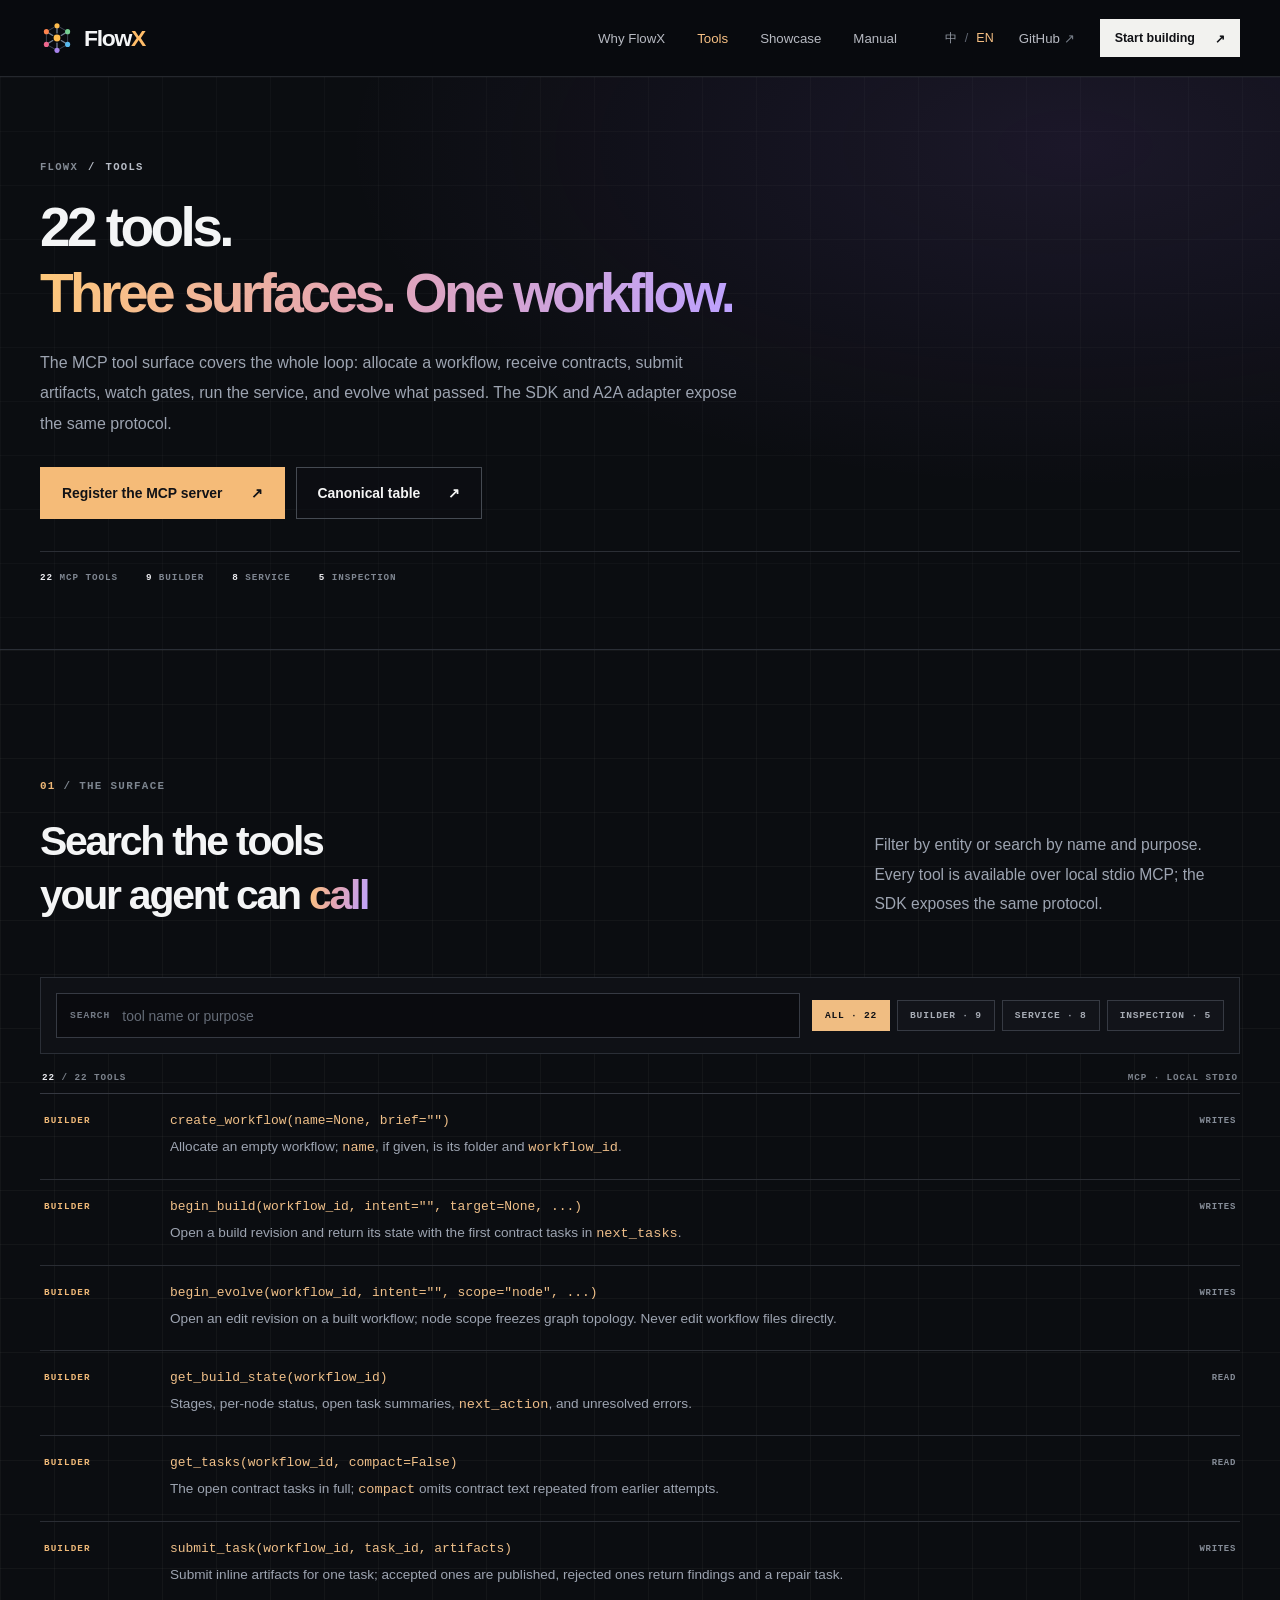
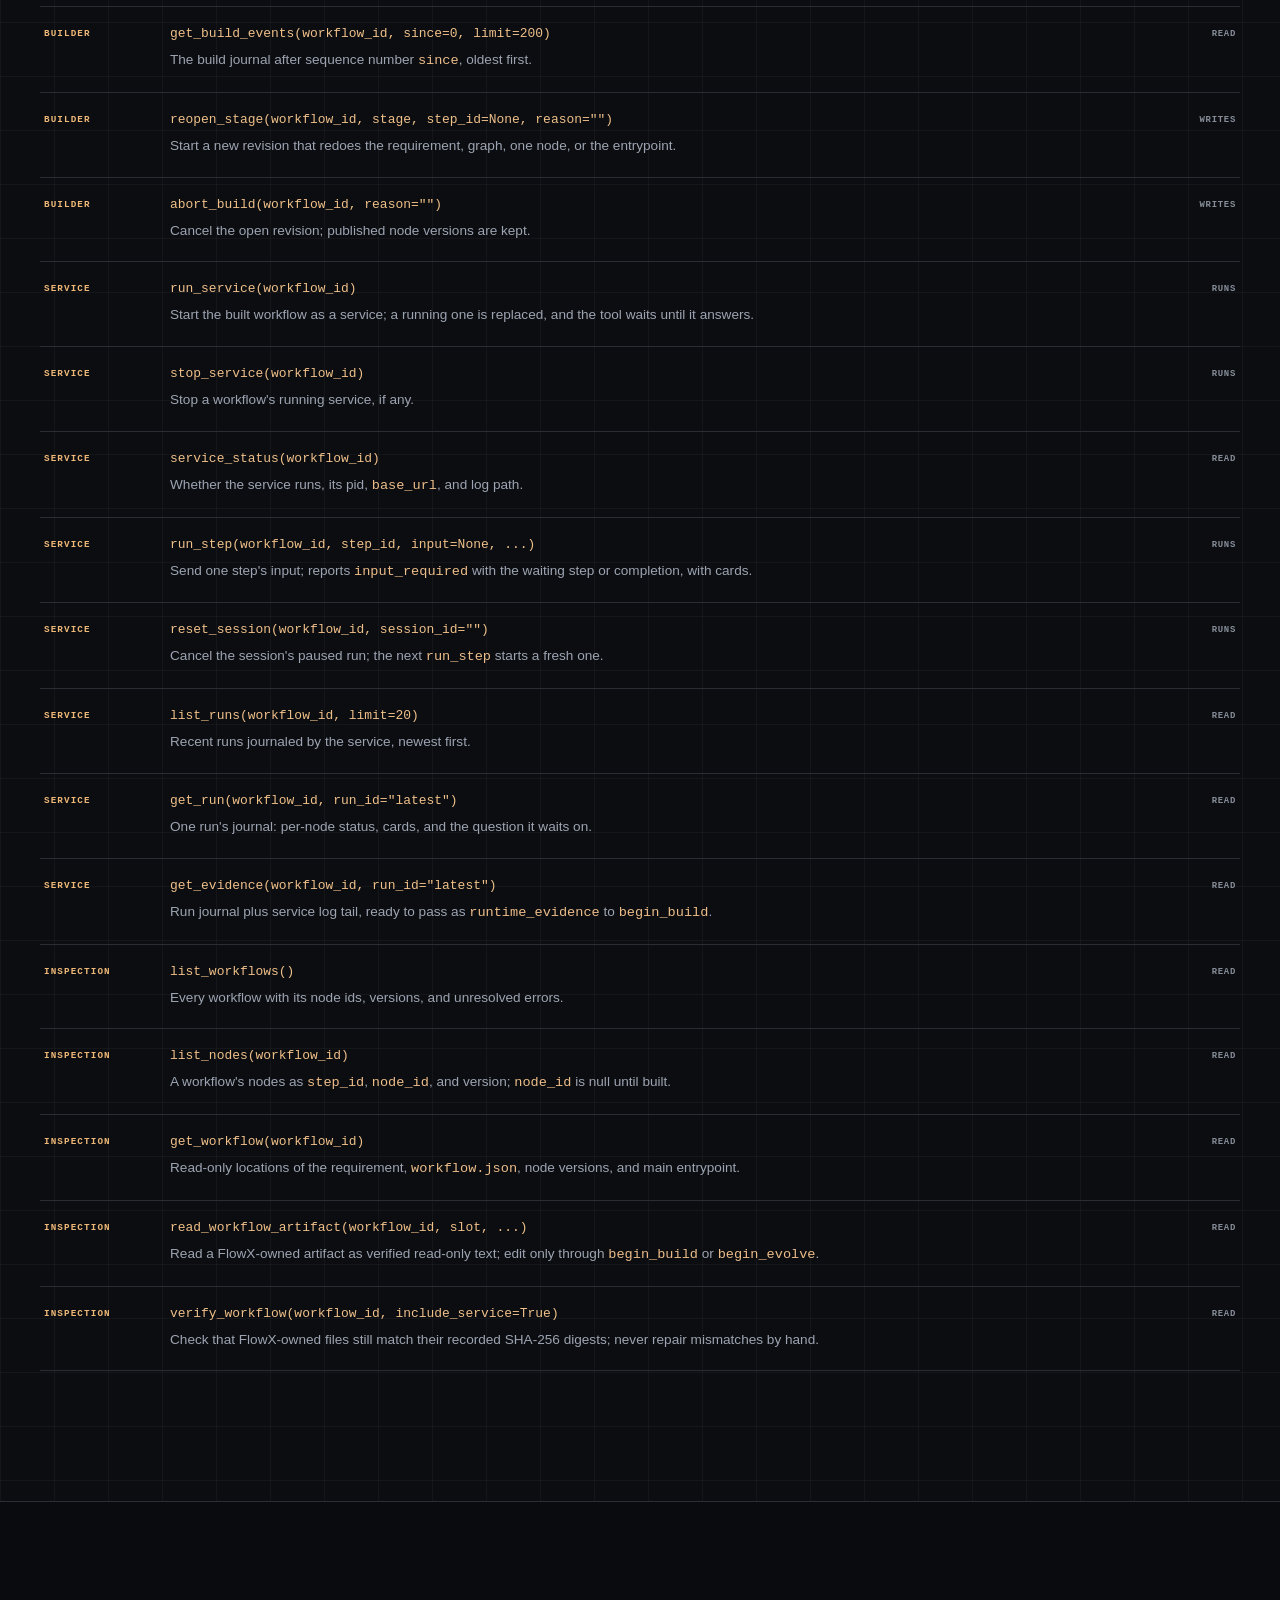
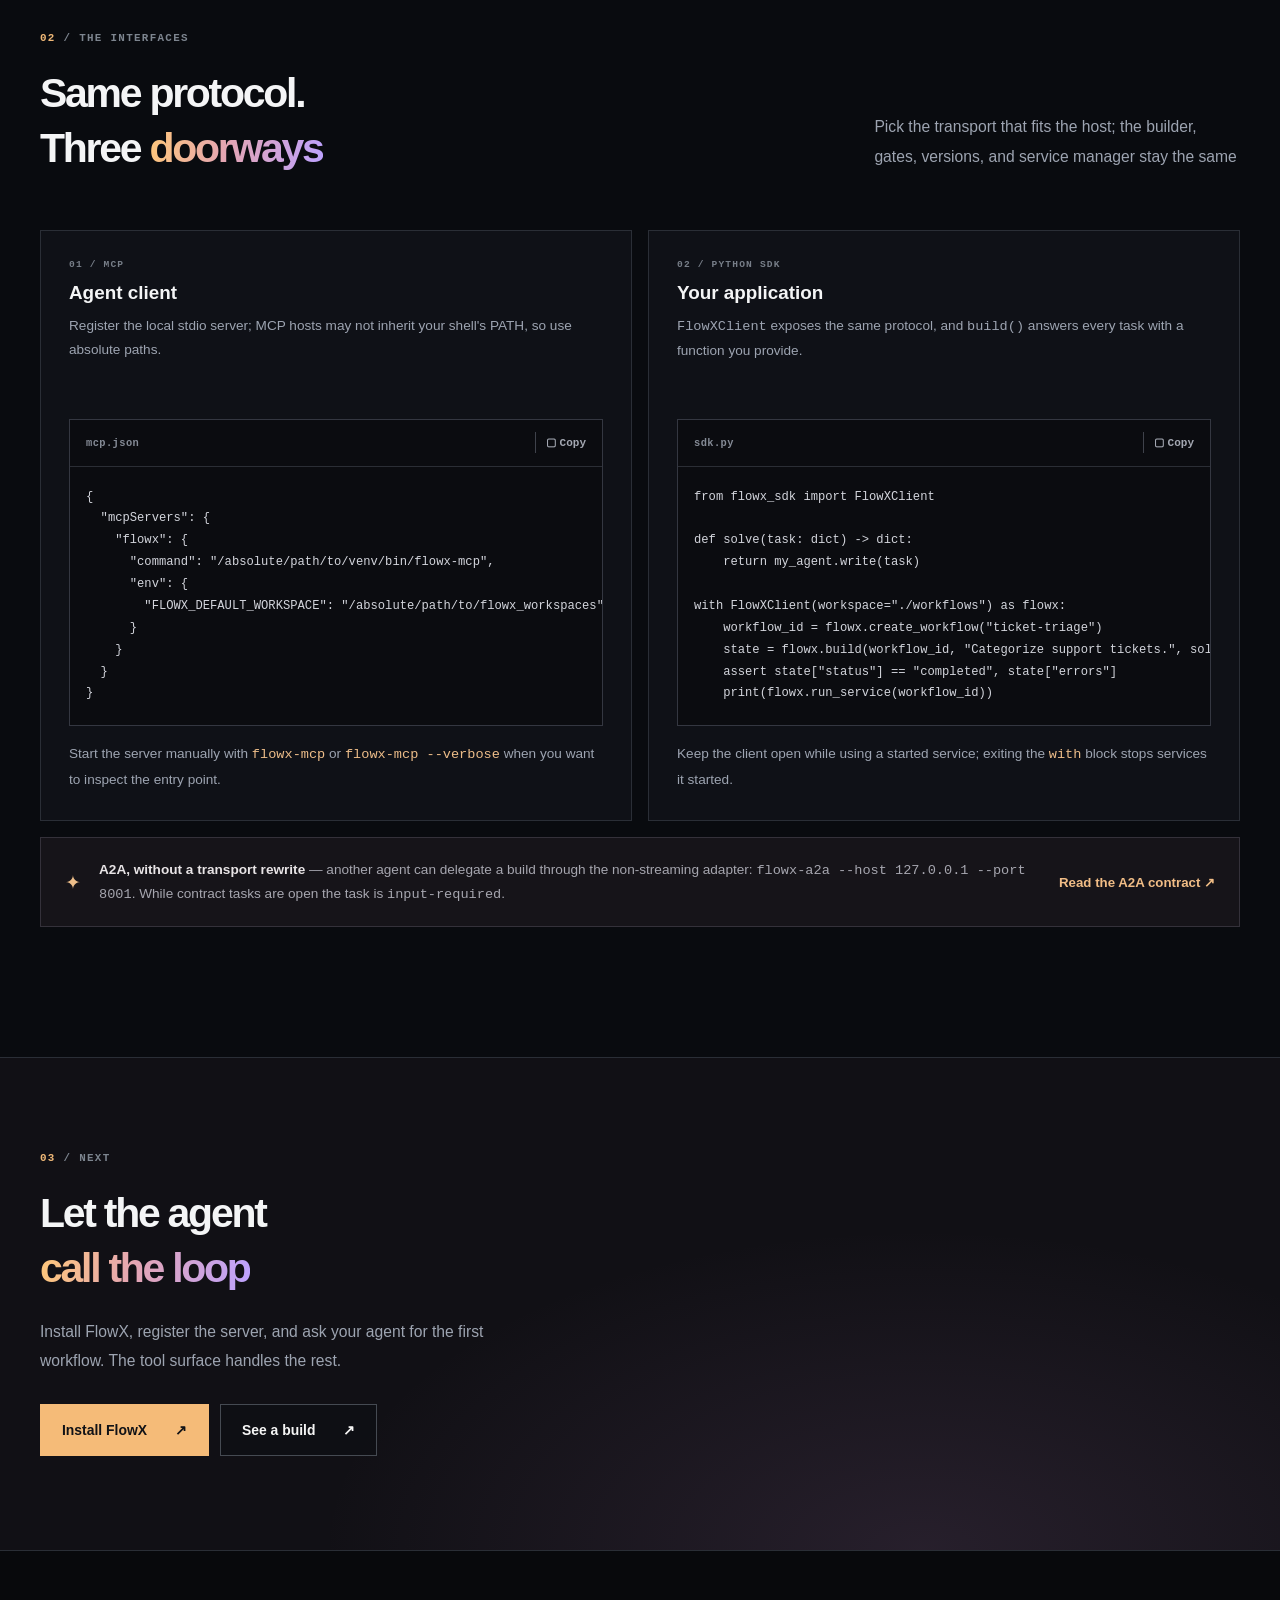
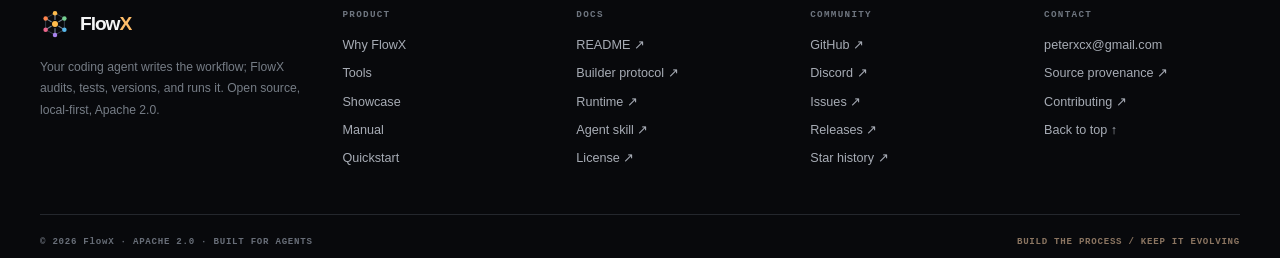
<file: tools.html>
<!DOCTYPE html>
<html lang="en">
  <head>
    <meta charset="UTF-8" />
    <meta name="viewport" content="width=device-width, initial-scale=1.0" />
    <meta name="theme-color" content="#090b0f" />
    <meta name="google-site-verification" content="z1j2lOwTCyCSmdxdT_rCZAdQoIIs76KouPiEtdd7D3k" />
    <meta name="baidu-site-verification" content="codeva-i7WjuOg6xc" />
    <meta name="yandex-verification" content="f1fecc89b8e0a217" />
    <title>Tools | FlowX MCP tool surface</title>
    <meta name="description" content="Browse the 22 FlowX MCP tools for building, inspecting, evolving, and running AI agent workflows, plus the MCP, Python SDK, and A2A interfaces" />
    <link rel="canonical" href="https://www.flow-x.work/tools.html" />
    <link rel="alternate" hreflang="en" href="https://www.flow-x.work/tools.html" />
    <link rel="alternate" hreflang="zh-CN" href="https://www.flow-x.work/tools.zh-CN.html" />
    <link rel="alternate" hreflang="x-default" href="https://www.flow-x.work/tools.html" />
    <meta property="og:type" content="website" />
    <meta property="og:site_name" content="FlowX" />
    <meta property="og:url" content="https://www.flow-x.work/tools.html" />
    <meta property="og:locale" content="en_US" />
    <meta property="og:locale:alternate" content="zh_CN" />
    <meta property="og:title" content="Tools | FlowX MCP tool surface" />
    <meta property="og:description" content="22 MCP tools for contracts, gates, versions, runs, and evidence; MCP, Python SDK, and A2A share the same core." />
    <meta property="og:image" content="https://www.flow-x.work/assets/social-card.png" />
    <meta property="og:image:type" content="image/png" />
    <meta property="og:image:width" content="1200" />
    <meta property="og:image:height" content="630" />
    <meta property="og:image:alt" content="FlowX: build the process and keep it evolving" />
    <meta name="twitter:card" content="summary_large_image" />
    <meta name="twitter:title" content="Tools | FlowX MCP tool surface" />
    <meta name="twitter:description" content="22 MCP tools for contracts, gates, versions, runs, and evidence; MCP, Python SDK, and A2A share the same core." />
    <meta name="twitter:image" content="https://www.flow-x.work/assets/social-card.png" />
    <meta name="twitter:image:alt" content="FlowX: build the process and keep it evolving" />
    <script type="application/ld+json">
      {
        "@context": "https://schema.org",
        "@type": "WebPage",
        "name": "Tools | FlowX MCP tool surface",
        "description": "Browse the 22 FlowX MCP tools for building, inspecting, evolving, and running AI agent workflows, plus the MCP, Python SDK, and A2A interfaces",
        "url": "https://www.flow-x.work/tools.html",
        "inLanguage": "en",
        "isPartOf": { "@type": "WebSite", "name": "FlowX", "url": "https://www.flow-x.work/" }
      }
    </script>
    <link rel="icon" type="image/svg+xml" href="assets/flowx-mark.svg" />
    <link rel="stylesheet" href="styles.css" />
    <script src="assets/site.js" defer></script>
  </head>
  <body>
    <a class="skip-link" href="#main">Skip to main content</a>

    <header class="site-header">
      <div class="header-inner container">
        <a class="brand" href="index.html" aria-label="FlowX home">
          <img src="assets/flowx-mark.svg" alt="" width="34" height="34" />
          <span>Flow<span class="brand-x">X</span></span>
        </a>

        <nav class="desktop-nav" aria-label="Main navigation">
          <a href="why.html">Why FlowX</a>
          <a href="tools.html" aria-current="page">Tools</a>
          <a href="showcase.html">Showcase</a>
          <a href="manual.html">Manual</a>
        </nav>

        <div class="header-actions">
          <nav class="language-switch" aria-label="Choose language">
            <a href="tools.zh-CN.html" lang="zh-CN" hreflang="zh-CN">中</a><span aria-hidden="true">/</span><a href="tools.html" lang="en" hreflang="en" aria-current="page">EN</a>
          </nav>
          <a class="header-github" href="https://github.com/AIpRoBuilder/FlowX" target="_blank" rel="noopener noreferrer">GitHub <span aria-hidden="true">↗</span></a>
          <a class="button button-small button-light" href="manual.html#install">Start building <span aria-hidden="true">↗</span></a>
        </div>

        <details class="mobile-menu">
          <summary aria-label="Open navigation menu"><span></span><span></span></summary>
          <nav aria-label="Mobile navigation">
            <a href="why.html">Why FlowX</a>
            <a href="tools.html" aria-current="page">Tools</a>
            <a href="showcase.html">Showcase</a>
            <a href="manual.html">Manual</a>
            <a href="manual.html#install">Start building</a>
            <a href="https://github.com/AIpRoBuilder/FlowX" target="_blank" rel="noopener noreferrer">GitHub ↗</a>
            <div class="mobile-languages" aria-label="Choose language"><a href="tools.zh-CN.html" lang="zh-CN" hreflang="zh-CN">简体中文 ↗</a><a href="tools.html" lang="en" hreflang="en" aria-current="page">English</a></div>
          </nav>
        </details>
      </div>
    </header>

    <main id="main">
      <section class="page-hero" id="top">
        <div class="container page-hero-inner">
          <p class="page-kicker"><a href="index.html">FLOWX</a> <span aria-hidden="true">/</span> TOOLS</p>
          <h1>22 tools.<br /><span>Three surfaces. One workflow.</span></h1>
          <p class="section-lead">The MCP tool surface covers the whole loop: allocate a workflow, receive contracts, submit artifacts, watch gates, run the service, and evolve what passed. The SDK and A2A adapter expose the same protocol.</p>
          <div class="page-actions">
            <a class="button button-primary" href="manual.html#mcp">Register the MCP server <span aria-hidden="true">↗</span></a>
            <a class="button button-outline" href="https://github.com/AIpRoBuilder/FlowX#tool-surface" target="_blank" rel="noopener noreferrer">Canonical table <span aria-hidden="true">↗</span></a>
          </div>
          <div class="page-meta"><span><strong>22</strong> MCP TOOLS</span><span><strong>9</strong> BUILDER</span><span><strong>8</strong> SERVICE</span><span><strong>5</strong> INSPECTION</span></div>
        </div>
      </section>

      <section class="section grid-surface">
        <div class="container">
          <div class="section-intro split-intro">
            <div><p class="eyebrow"><span>01</span> / THE SURFACE</p><h2>Search the tools<br />your agent can <span class="text-gradient">call</span></h2></div>
            <p class="section-lead">Filter by entity or search by name and purpose. Every tool is available over local stdio MCP; the SDK exposes the same protocol.</p>
          </div>
          <div class="registry-toolbar">
            <label class="registry-search"><span>SEARCH</span><input type="search" placeholder="tool name or purpose" data-tool-search aria-label="Search MCP tools" /></label>
            <div class="filter-chips" role="group" aria-label="Filter tools by entity">
              <button class="filter-chip" type="button" data-tool-filter="all" aria-pressed="true">ALL · 22</button>
              <button class="filter-chip" type="button" data-tool-filter="builder" aria-pressed="false">BUILDER · 9</button>
              <button class="filter-chip" type="button" data-tool-filter="service" aria-pressed="false">SERVICE · 8</button>
              <button class="filter-chip" type="button" data-tool-filter="inspection" aria-pressed="false">INSPECTION · 5</button>
            </div>
          </div>
          <div class="registry-meta"><span><strong data-tool-count>22</strong> / 22 TOOLS</span><span>MCP · LOCAL STDIO</span></div>
          <div class="registry" data-registry>
            <div class="registry-row" data-tool-row data-group="builder"><span class="registry-group">BUILDER</span><div class="registry-main"><code>create_workflow(name=None, brief="")</code><p>Allocate an empty workflow; <code>name</code>, if given, is its folder and <code>workflow_id</code>.</p></div><span class="registry-tag">WRITES</span></div>
            <div class="registry-row" data-tool-row data-group="builder"><span class="registry-group">BUILDER</span><div class="registry-main"><code>begin_build(workflow_id, intent="", target=None, ...)</code><p>Open a build revision and return its state with the first contract tasks in <code>next_tasks</code>.</p></div><span class="registry-tag">WRITES</span></div>
            <div class="registry-row" data-tool-row data-group="builder"><span class="registry-group">BUILDER</span><div class="registry-main"><code>begin_evolve(workflow_id, intent="", scope="node", ...)</code><p>Open an edit revision on a built workflow; node scope freezes graph topology. Never edit workflow files directly.</p></div><span class="registry-tag">WRITES</span></div>
            <div class="registry-row" data-tool-row data-group="builder"><span class="registry-group">BUILDER</span><div class="registry-main"><code>get_build_state(workflow_id)</code><p>Stages, per-node status, open task summaries, <code>next_action</code>, and unresolved errors.</p></div><span class="registry-tag">READ</span></div>
            <div class="registry-row" data-tool-row data-group="builder"><span class="registry-group">BUILDER</span><div class="registry-main"><code>get_tasks(workflow_id, compact=False)</code><p>The open contract tasks in full; <code>compact</code> omits contract text repeated from earlier attempts.</p></div><span class="registry-tag">READ</span></div>
            <div class="registry-row" data-tool-row data-group="builder"><span class="registry-group">BUILDER</span><div class="registry-main"><code>submit_task(workflow_id, task_id, artifacts)</code><p>Submit inline artifacts for one task; accepted ones are published, rejected ones return findings and a repair task.</p></div><span class="registry-tag">WRITES</span></div>
            <div class="registry-row" data-tool-row data-group="builder"><span class="registry-group">BUILDER</span><div class="registry-main"><code>get_build_events(workflow_id, since=0, limit=200)</code><p>The build journal after sequence number <code>since</code>, oldest first.</p></div><span class="registry-tag">READ</span></div>
            <div class="registry-row" data-tool-row data-group="builder"><span class="registry-group">BUILDER</span><div class="registry-main"><code>reopen_stage(workflow_id, stage, step_id=None, reason="")</code><p>Start a new revision that redoes the requirement, graph, one node, or the entrypoint.</p></div><span class="registry-tag">WRITES</span></div>
            <div class="registry-row" data-tool-row data-group="builder"><span class="registry-group">BUILDER</span><div class="registry-main"><code>abort_build(workflow_id, reason="")</code><p>Cancel the open revision; published node versions are kept.</p></div><span class="registry-tag">WRITES</span></div>
            <div class="registry-row" data-tool-row data-group="service"><span class="registry-group">SERVICE</span><div class="registry-main"><code>run_service(workflow_id)</code><p>Start the built workflow as a service; a running one is replaced, and the tool waits until it answers.</p></div><span class="registry-tag">RUNS</span></div>
            <div class="registry-row" data-tool-row data-group="service"><span class="registry-group">SERVICE</span><div class="registry-main"><code>stop_service(workflow_id)</code><p>Stop a workflow's running service, if any.</p></div><span class="registry-tag">RUNS</span></div>
            <div class="registry-row" data-tool-row data-group="service"><span class="registry-group">SERVICE</span><div class="registry-main"><code>service_status(workflow_id)</code><p>Whether the service runs, its pid, <code>base_url</code>, and log path.</p></div><span class="registry-tag">READ</span></div>
            <div class="registry-row" data-tool-row data-group="service"><span class="registry-group">SERVICE</span><div class="registry-main"><code>run_step(workflow_id, step_id, input=None, ...)</code><p>Send one step's input; reports <code>input_required</code> with the waiting step or completion, with cards.</p></div><span class="registry-tag">RUNS</span></div>
            <div class="registry-row" data-tool-row data-group="service"><span class="registry-group">SERVICE</span><div class="registry-main"><code>reset_session(workflow_id, session_id="")</code><p>Cancel the session's paused run; the next <code>run_step</code> starts a fresh one.</p></div><span class="registry-tag">RUNS</span></div>
            <div class="registry-row" data-tool-row data-group="service"><span class="registry-group">SERVICE</span><div class="registry-main"><code>list_runs(workflow_id, limit=20)</code><p>Recent runs journaled by the service, newest first.</p></div><span class="registry-tag">READ</span></div>
            <div class="registry-row" data-tool-row data-group="service"><span class="registry-group">SERVICE</span><div class="registry-main"><code>get_run(workflow_id, run_id="latest")</code><p>One run's journal: per-node status, cards, and the question it waits on.</p></div><span class="registry-tag">READ</span></div>
            <div class="registry-row" data-tool-row data-group="service"><span class="registry-group">SERVICE</span><div class="registry-main"><code>get_evidence(workflow_id, run_id="latest")</code><p>Run journal plus service log tail, ready to pass as <code>runtime_evidence</code> to <code>begin_build</code>.</p></div><span class="registry-tag">READ</span></div>
            <div class="registry-row" data-tool-row data-group="inspection"><span class="registry-group">INSPECTION</span><div class="registry-main"><code>list_workflows()</code><p>Every workflow with its node ids, versions, and unresolved errors.</p></div><span class="registry-tag">READ</span></div>
            <div class="registry-row" data-tool-row data-group="inspection"><span class="registry-group">INSPECTION</span><div class="registry-main"><code>list_nodes(workflow_id)</code><p>A workflow's nodes as <code>step_id</code>, <code>node_id</code>, and version; <code>node_id</code> is null until built.</p></div><span class="registry-tag">READ</span></div>
            <div class="registry-row" data-tool-row data-group="inspection"><span class="registry-group">INSPECTION</span><div class="registry-main"><code>get_workflow(workflow_id)</code><p>Read-only locations of the requirement, <code>workflow.json</code>, node versions, and main entrypoint.</p></div><span class="registry-tag">READ</span></div>
            <div class="registry-row" data-tool-row data-group="inspection"><span class="registry-group">INSPECTION</span><div class="registry-main"><code>read_workflow_artifact(workflow_id, slot, ...)</code><p>Read a FlowX-owned artifact as verified read-only text; edit only through <code>begin_build</code> or <code>begin_evolve</code>.</p></div><span class="registry-tag">READ</span></div>
            <div class="registry-row" data-tool-row data-group="inspection"><span class="registry-group">INSPECTION</span><div class="registry-main"><code>verify_workflow(workflow_id, include_service=True)</code><p>Check that FlowX-owned files still match their recorded SHA-256 digests; never repair mismatches by hand.</p></div><span class="registry-tag">READ</span></div>
          </div>
          <p class="registry-empty" data-registry-empty hidden>No tools match that search.</p>
        </div>
      </section>

      <section class="section">
        <div class="container">
          <div class="section-intro split-intro">
            <div><p class="eyebrow"><span>02</span> / THE INTERFACES</p><h2>Same protocol.<br />Three <span class="text-gradient">doorways</span></h2></div>
            <p class="section-lead">Pick the transport that fits the host; the builder, gates, versions, and service manager stay the same</p>
          </div>
          <div class="quickstart-grid">
            <article class="code-card">
              <div class="code-card-intro"><span class="card-index">01 / MCP</span><h3>Agent client</h3><p>Register the local stdio server; MCP hosts may not inherit your shell's PATH, so use absolute paths.</p></div>
              <div class="code-window"><div class="code-header"><span>mcp.json</span><button type="button" class="copy-button" data-copy-target="tools-mcp" data-copied="Copied" data-failed="Copy manually" aria-label="Copy MCP configuration"><span aria-hidden="true">▢</span> <span class="copy-label">Copy</span></button></div><pre><code id="tools-mcp">{
  "mcpServers": {
    "flowx": {
      "command": "/absolute/path/to/venv/bin/flowx-mcp",
      "env": {
        "FLOWX_DEFAULT_WORKSPACE": "/absolute/path/to/flowx_workspaces"
      }
    }
  }
}</code></pre><span class="copy-result" role="status" aria-live="polite"></span></div>
              <p class="code-caption">Start the server manually with <code>flowx-mcp</code> or <code>flowx-mcp --verbose</code> when you want to inspect the entry point.</p>
            </article>
            <article class="code-card">
              <div class="code-card-intro"><span class="card-index">02 / PYTHON SDK</span><h3>Your application</h3><p><code>FlowXClient</code> exposes the same protocol, and <code>build()</code> answers every task with a function you provide.</p></div>
              <div class="code-window"><div class="code-header"><span>sdk.py</span><button type="button" class="copy-button" data-copy-target="tools-sdk" data-copied="Copied" data-failed="Copy manually" aria-label="Copy Python SDK example"><span aria-hidden="true">▢</span> <span class="copy-label">Copy</span></button></div><pre><code id="tools-sdk">from flowx_sdk import FlowXClient

def solve(task: dict) -&gt; dict:
    return my_agent.write(task)

with FlowXClient(workspace="./workflows") as flowx:
    workflow_id = flowx.create_workflow("ticket-triage")
    state = flowx.build(workflow_id, "Categorize support tickets.", solve)
    assert state["status"] == "completed", state["errors"]
    print(flowx.run_service(workflow_id))</code></pre><span class="copy-result" role="status" aria-live="polite"></span></div>
              <p class="code-caption">Keep the client open while using a started service; exiting the <code>with</code> block stops services it started.</p>
            </article>
          </div>
          <div class="interface-note"><span class="note-mark">✦</span><p><strong>A2A, without a transport rewrite</strong> — another agent can delegate a build through the non-streaming adapter: <code>flowx-a2a --host 127.0.0.1 --port 8001</code>. While contract tasks are open the task is <code>input-required</code>.</p><a href="https://github.com/AIpRoBuilder/FlowX#a2a-server" target="_blank" rel="noopener noreferrer">Read the A2A contract ↗</a></div>
        </div>
      </section>

      <section class="build-cta">
        <div class="container build-cta-inner">
          <p class="eyebrow"><span>03</span> / NEXT</p>
          <h2>Let the agent<br /><span class="text-gradient">call the loop</span></h2>
          <p class="section-lead">Install FlowX, register the server, and ask your agent for the first workflow. The tool surface handles the rest.</p>
          <div class="page-actions">
            <a class="button button-primary" href="manual.html#install">Install FlowX <span aria-hidden="true">↗</span></a>
            <a class="button button-outline" href="showcase.html">See a build <span aria-hidden="true">↗</span></a>
          </div>
        </div>
      </section>
    </main>

    <footer class="mega-footer">
      <div class="container">
        <div class="mega-footer-grid">
          <div class="footer-brand-block">
            <a class="brand footer-brand" href="index.html"><img src="assets/flowx-mark.svg" alt="" width="30" height="30" /><span>Flow<span class="brand-x">X</span></span></a>
            <p>Your coding agent writes the workflow; FlowX audits, tests, versions, and runs it. Open source, local-first, Apache 2.0.</p>
          </div>
          <div class="footer-col"><h3>PRODUCT</h3><ul><li><a href="why.html">Why FlowX</a></li><li><a href="tools.html">Tools</a></li><li><a href="showcase.html">Showcase</a></li><li><a href="manual.html">Manual</a></li><li><a href="manual.html#install">Quickstart</a></li></ul></div>
          <div class="footer-col"><h3>DOCS</h3><ul><li><a href="https://github.com/AIpRoBuilder/FlowX#readme" target="_blank" rel="noopener noreferrer">README ↗</a></li><li><a href="https://github.com/AIpRoBuilder/FlowX/blob/main/docs/DYNAMIC_WORKFLOW.md" target="_blank" rel="noopener noreferrer">Builder protocol ↗</a></li><li><a href="https://github.com/AIpRoBuilder/FlowX/blob/main/docs/RUNTIME.md" target="_blank" rel="noopener noreferrer">Runtime ↗</a></li><li><a href="https://github.com/AIpRoBuilder/FlowX/blob/main/skills/flowx-workflows/SKILL.md" target="_blank" rel="noopener noreferrer">Agent skill ↗</a></li><li><a href="https://github.com/AIpRoBuilder/FlowX/blob/main/LICENSE" target="_blank" rel="noopener noreferrer">License ↗</a></li></ul></div>
          <div class="footer-col"><h3>COMMUNITY</h3><ul><li><a href="https://github.com/AIpRoBuilder/FlowX" target="_blank" rel="noopener noreferrer">GitHub ↗</a></li><li><a href="https://discord.com/invite/KHnDtNqxp" target="_blank" rel="noopener noreferrer">Discord ↗</a></li><li><a href="https://github.com/AIpRoBuilder/FlowX/issues" target="_blank" rel="noopener noreferrer">Issues ↗</a></li><li><a href="https://github.com/AIpRoBuilder/FlowX/releases" target="_blank" rel="noopener noreferrer">Releases ↗</a></li><li><a href="https://star-history.com/#AIpRoBuilder/FlowX&amp;Date" target="_blank" rel="noopener noreferrer">Star history ↗</a></li></ul></div>
          <div class="footer-col"><h3>CONTACT</h3><ul><li><a href="mailto:peterxcx@gmail.com">peterxcx@gmail.com</a></li><li><a href="https://github.com/AIpRoBuilder/FlowX/blob/main/docs/PROVENANCE.md" target="_blank" rel="noopener noreferrer">Source provenance ↗</a></li><li><a href="https://github.com/AIpRoBuilder/FlowX#contributing" target="_blank" rel="noopener noreferrer">Contributing ↗</a></li><li><a href="#top">Back to top ↑</a></li></ul></div>
        </div>
        <div class="footer-bottom"><span>© 2026 FlowX · APACHE 2.0 · BUILT FOR AGENTS</span><span>BUILD THE PROCESS / KEEP IT EVOLVING</span></div>
      </div>
    </footer>
  </body>
</html>
</file>
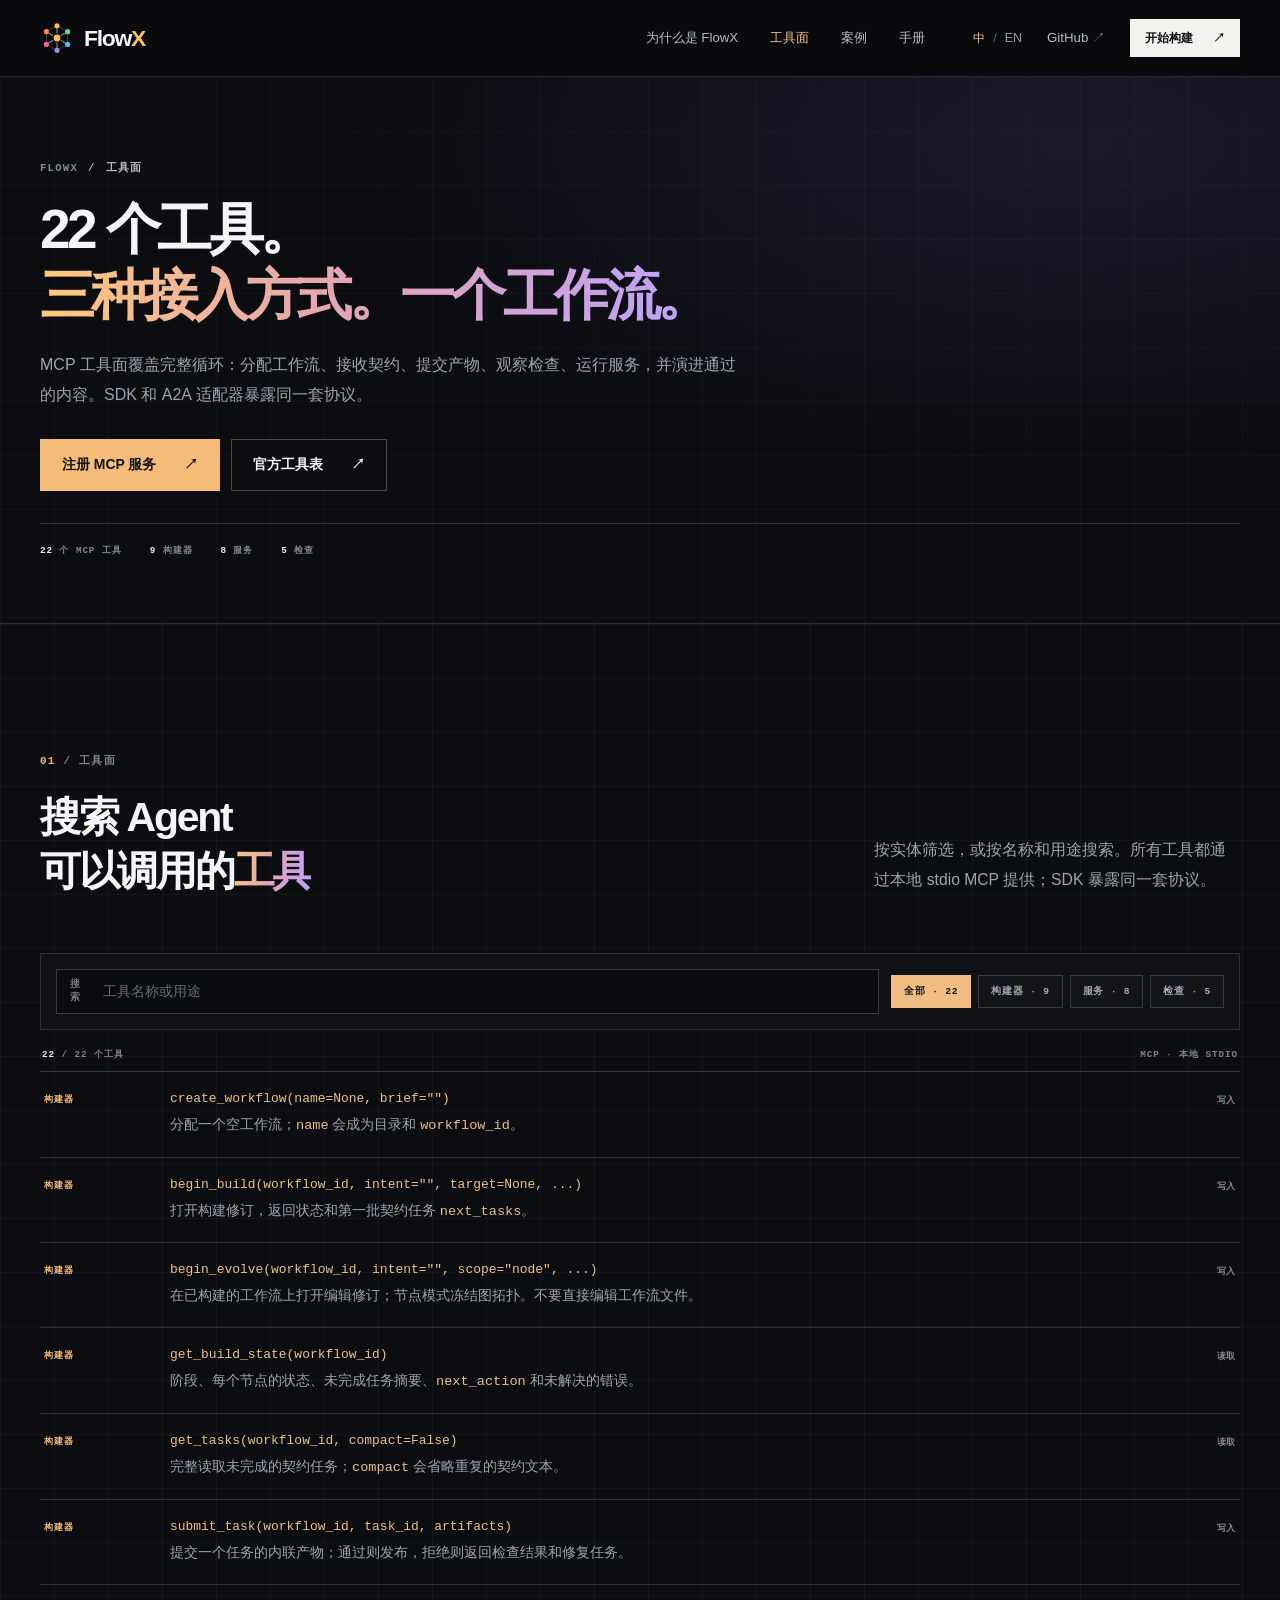
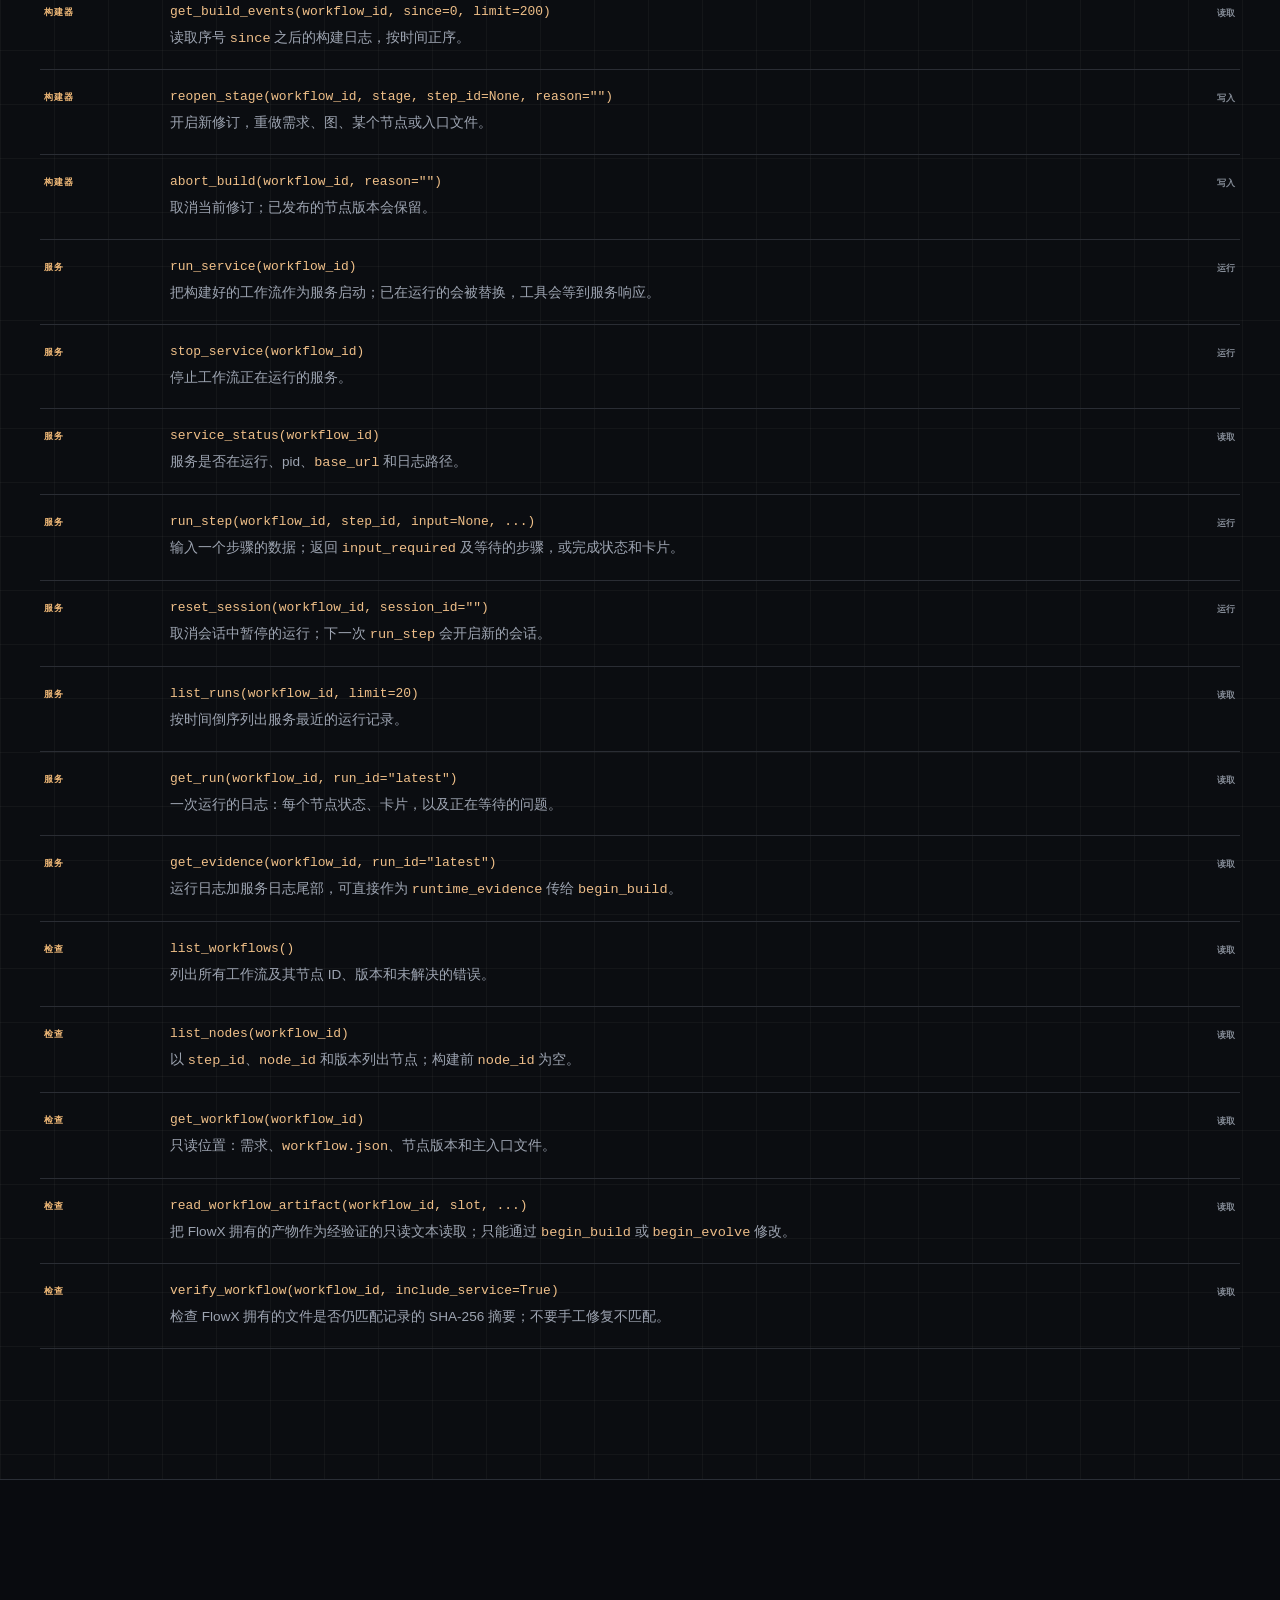
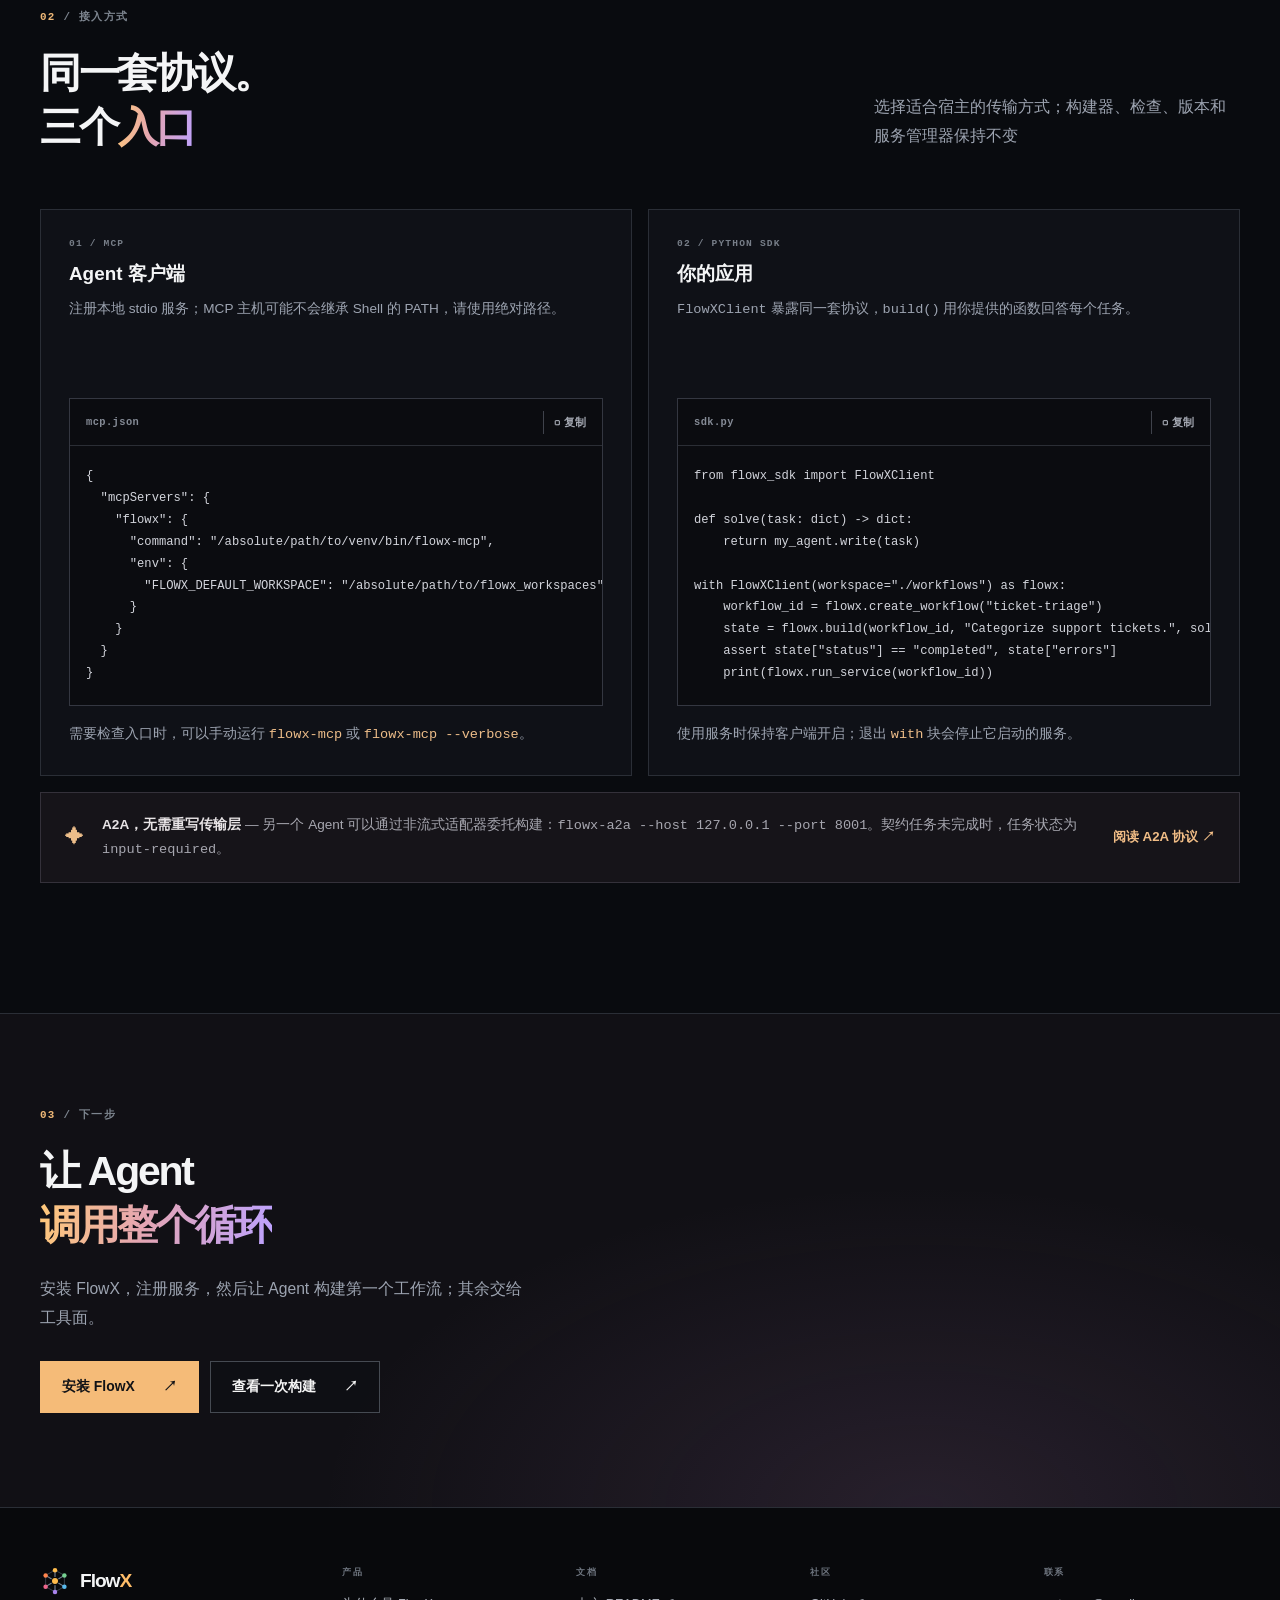
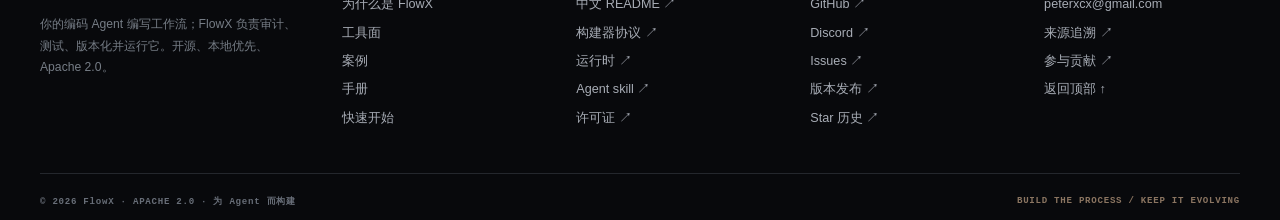
<file: tools.zh-CN.html>
<!DOCTYPE html>
<html lang="zh-CN">
  <head>
    <meta charset="UTF-8" />
    <meta name="viewport" content="width=device-width, initial-scale=1.0" />
    <meta name="theme-color" content="#090b0f" />
    <meta name="google-site-verification" content="z1j2lOwTCyCSmdxdT_rCZAdQoIIs76KouPiEtdd7D3k" />
    <meta name="baidu-site-verification" content="codeva-i7WjuOg6xc" />
    <meta name="yandex-verification" content="f1fecc89b8e0a217" />
    <title>工具面 | FlowX MCP 工具</title>
    <meta name="description" content="浏览 22 个 FlowX MCP 工具：构建、检查、演进和运行 AI Agent 工作流，并了解 MCP、Python SDK 和 A2A 三种接入方式" />
    <link rel="canonical" href="https://www.flow-x.work/tools.zh-CN.html" />
    <link rel="alternate" hreflang="en" href="https://www.flow-x.work/tools.html" />
    <link rel="alternate" hreflang="zh-CN" href="https://www.flow-x.work/tools.zh-CN.html" />
    <link rel="alternate" hreflang="x-default" href="https://www.flow-x.work/tools.html" />
    <meta property="og:type" content="website" />
    <meta property="og:site_name" content="FlowX" />
    <meta property="og:url" content="https://www.flow-x.work/tools.zh-CN.html" />
    <meta property="og:locale" content="zh_CN" />
    <meta property="og:locale:alternate" content="en_US" />
    <meta property="og:title" content="工具面 | FlowX MCP 工具" />
    <meta property="og:description" content="22 个 MCP 工具覆盖契约、检查、版本、运行和证据；MCP、Python SDK 与 A2A 共享同一个核心。" />
    <meta property="og:image" content="https://www.flow-x.work/assets/social-card.png" />
    <meta property="og:image:type" content="image/png" />
    <meta property="og:image:width" content="1200" />
    <meta property="og:image:height" content="630" />
    <meta property="og:image:alt" content="FlowX：构建可持续演进的执行过程" />
    <meta name="twitter:card" content="summary_large_image" />
    <meta name="twitter:title" content="工具面 | FlowX MCP 工具" />
    <meta name="twitter:description" content="22 个 MCP 工具覆盖契约、检查、版本、运行和证据；MCP、Python SDK 与 A2A 共享同一个核心。" />
    <meta name="twitter:image" content="https://www.flow-x.work/assets/social-card.png" />
    <meta name="twitter:image:alt" content="FlowX：构建可持续演进的执行过程" />
    <script type="application/ld+json">
      {
        "@context": "https://schema.org",
        "@type": "WebPage",
        "name": "工具面 | FlowX MCP 工具",
        "description": "浏览 22 个 FlowX MCP 工具：构建、检查、演进和运行 AI Agent 工作流，并了解 MCP、Python SDK 和 A2A 三种接入方式",
        "url": "https://www.flow-x.work/tools.zh-CN.html",
        "inLanguage": "zh-CN",
        "isPartOf": { "@type": "WebSite", "name": "FlowX", "url": "https://www.flow-x.work/" }
      }
    </script>
    <link rel="icon" type="image/svg+xml" href="assets/flowx-mark.svg" />
    <link rel="stylesheet" href="styles.css" />
    <script src="assets/site.js" defer></script>
  </head>
  <body>
    <a class="skip-link" href="#main">跳转到主要内容</a>

    <header class="site-header">
      <div class="header-inner container">
        <a class="brand" href="index.zh-CN.html" aria-label="FlowX 首页">
          <img src="assets/flowx-mark.svg" alt="" width="34" height="34" />
          <span>Flow<span class="brand-x">X</span></span>
        </a>

        <nav class="desktop-nav" aria-label="主导航">
          <a href="why.zh-CN.html">为什么是 FlowX</a>
          <a href="tools.zh-CN.html" aria-current="page">工具面</a>
          <a href="showcase.zh-CN.html">案例</a>
          <a href="manual.zh-CN.html">手册</a>
        </nav>

        <div class="header-actions">
          <nav class="language-switch" aria-label="选择语言">
            <a href="tools.zh-CN.html" lang="zh-CN" hreflang="zh-CN" aria-current="page">中</a><span aria-hidden="true">/</span><a href="tools.html" lang="en" hreflang="en">EN</a>
          </nav>
          <a class="header-github" href="https://github.com/AIpRoBuilder/FlowX" target="_blank" rel="noopener noreferrer">GitHub <span aria-hidden="true">↗</span></a>
          <a class="button button-small button-light" href="manual.zh-CN.html#install">开始构建 <span aria-hidden="true">↗</span></a>
        </div>

        <details class="mobile-menu">
          <summary aria-label="打开导航菜单"><span></span><span></span></summary>
          <nav aria-label="移动端导航">
            <a href="why.zh-CN.html">为什么是 FlowX</a>
            <a href="tools.zh-CN.html" aria-current="page">工具面</a>
            <a href="showcase.zh-CN.html">案例</a>
            <a href="manual.zh-CN.html">手册</a>
            <a href="manual.zh-CN.html#install">开始构建</a>
            <a href="https://github.com/AIpRoBuilder/FlowX" target="_blank" rel="noopener noreferrer">GitHub ↗</a>
            <div class="mobile-languages" aria-label="选择语言"><a href="tools.zh-CN.html" lang="zh-CN" hreflang="zh-CN" aria-current="page">简体中文</a><a href="tools.html" lang="en" hreflang="en">English ↗</a></div>
          </nav>
        </details>
      </div>
    </header>

    <main id="main">
      <section class="page-hero" id="top">
        <div class="container page-hero-inner">
          <p class="page-kicker"><a href="index.zh-CN.html">FLOWX</a> <span aria-hidden="true">/</span> 工具面</p>
          <h1>22 个工具。<br /><span>三种接入方式。一个工作流。</span></h1>
          <p class="section-lead">MCP 工具面覆盖完整循环：分配工作流、接收契约、提交产物、观察检查、运行服务，并演进通过的内容。SDK 和 A2A 适配器暴露同一套协议。</p>
          <div class="page-actions">
            <a class="button button-primary" href="manual.zh-CN.html#mcp">注册 MCP 服务 <span aria-hidden="true">↗</span></a>
            <a class="button button-outline" href="https://github.com/AIpRoBuilder/FlowX#tool-surface" target="_blank" rel="noopener noreferrer">官方工具表 <span aria-hidden="true">↗</span></a>
          </div>
          <div class="page-meta"><span><strong>22</strong> 个 MCP 工具</span><span><strong>9</strong> 构建器</span><span><strong>8</strong> 服务</span><span><strong>5</strong> 检查</span></div>
        </div>
      </section>

      <section class="section grid-surface">
        <div class="container">
          <div class="section-intro split-intro">
            <div><p class="eyebrow"><span>01</span> / 工具面</p><h2>搜索 Agent<br />可以调用的<span class="text-gradient">工具</span></h2></div>
            <p class="section-lead">按实体筛选，或按名称和用途搜索。所有工具都通过本地 stdio MCP 提供；SDK 暴露同一套协议。</p>
          </div>
          <div class="registry-toolbar">
            <label class="registry-search"><span>搜索</span><input type="search" placeholder="工具名称或用途" data-tool-search aria-label="搜索 MCP 工具" /></label>
            <div class="filter-chips" role="group" aria-label="按实体筛选工具">
              <button class="filter-chip" type="button" data-tool-filter="all" aria-pressed="true">全部 · 22</button>
              <button class="filter-chip" type="button" data-tool-filter="builder" aria-pressed="false">构建器 · 9</button>
              <button class="filter-chip" type="button" data-tool-filter="service" aria-pressed="false">服务 · 8</button>
              <button class="filter-chip" type="button" data-tool-filter="inspection" aria-pressed="false">检查 · 5</button>
            </div>
          </div>
          <div class="registry-meta"><span><strong data-tool-count>22</strong> / 22 个工具</span><span>MCP · 本地 STDIO</span></div>
          <div class="registry" data-registry>
            <div class="registry-row" data-tool-row data-group="builder"><span class="registry-group">构建器</span><div class="registry-main"><code>create_workflow(name=None, brief="")</code><p>分配一个空工作流；<code>name</code> 会成为目录和 <code>workflow_id</code>。</p></div><span class="registry-tag">写入</span></div>
            <div class="registry-row" data-tool-row data-group="builder"><span class="registry-group">构建器</span><div class="registry-main"><code>begin_build(workflow_id, intent="", target=None, ...)</code><p>打开构建修订，返回状态和第一批契约任务 <code>next_tasks</code>。</p></div><span class="registry-tag">写入</span></div>
            <div class="registry-row" data-tool-row data-group="builder"><span class="registry-group">构建器</span><div class="registry-main"><code>begin_evolve(workflow_id, intent="", scope="node", ...)</code><p>在已构建的工作流上打开编辑修订；节点模式冻结图拓扑。不要直接编辑工作流文件。</p></div><span class="registry-tag">写入</span></div>
            <div class="registry-row" data-tool-row data-group="builder"><span class="registry-group">构建器</span><div class="registry-main"><code>get_build_state(workflow_id)</code><p>阶段、每个节点的状态、未完成任务摘要、<code>next_action</code> 和未解决的错误。</p></div><span class="registry-tag">读取</span></div>
            <div class="registry-row" data-tool-row data-group="builder"><span class="registry-group">构建器</span><div class="registry-main"><code>get_tasks(workflow_id, compact=False)</code><p>完整读取未完成的契约任务；<code>compact</code> 会省略重复的契约文本。</p></div><span class="registry-tag">读取</span></div>
            <div class="registry-row" data-tool-row data-group="builder"><span class="registry-group">构建器</span><div class="registry-main"><code>submit_task(workflow_id, task_id, artifacts)</code><p>提交一个任务的内联产物；通过则发布，拒绝则返回检查结果和修复任务。</p></div><span class="registry-tag">写入</span></div>
            <div class="registry-row" data-tool-row data-group="builder"><span class="registry-group">构建器</span><div class="registry-main"><code>get_build_events(workflow_id, since=0, limit=200)</code><p>读取序号 <code>since</code> 之后的构建日志，按时间正序。</p></div><span class="registry-tag">读取</span></div>
            <div class="registry-row" data-tool-row data-group="builder"><span class="registry-group">构建器</span><div class="registry-main"><code>reopen_stage(workflow_id, stage, step_id=None, reason="")</code><p>开启新修订，重做需求、图、某个节点或入口文件。</p></div><span class="registry-tag">写入</span></div>
            <div class="registry-row" data-tool-row data-group="builder"><span class="registry-group">构建器</span><div class="registry-main"><code>abort_build(workflow_id, reason="")</code><p>取消当前修订；已发布的节点版本会保留。</p></div><span class="registry-tag">写入</span></div>
            <div class="registry-row" data-tool-row data-group="service"><span class="registry-group">服务</span><div class="registry-main"><code>run_service(workflow_id)</code><p>把构建好的工作流作为服务启动；已在运行的会被替换，工具会等到服务响应。</p></div><span class="registry-tag">运行</span></div>
            <div class="registry-row" data-tool-row data-group="service"><span class="registry-group">服务</span><div class="registry-main"><code>stop_service(workflow_id)</code><p>停止工作流正在运行的服务。</p></div><span class="registry-tag">运行</span></div>
            <div class="registry-row" data-tool-row data-group="service"><span class="registry-group">服务</span><div class="registry-main"><code>service_status(workflow_id)</code><p>服务是否在运行、pid、<code>base_url</code> 和日志路径。</p></div><span class="registry-tag">读取</span></div>
            <div class="registry-row" data-tool-row data-group="service"><span class="registry-group">服务</span><div class="registry-main"><code>run_step(workflow_id, step_id, input=None, ...)</code><p>输入一个步骤的数据；返回 <code>input_required</code> 及等待的步骤，或完成状态和卡片。</p></div><span class="registry-tag">运行</span></div>
            <div class="registry-row" data-tool-row data-group="service"><span class="registry-group">服务</span><div class="registry-main"><code>reset_session(workflow_id, session_id="")</code><p>取消会话中暂停的运行；下一次 <code>run_step</code> 会开启新的会话。</p></div><span class="registry-tag">运行</span></div>
            <div class="registry-row" data-tool-row data-group="service"><span class="registry-group">服务</span><div class="registry-main"><code>list_runs(workflow_id, limit=20)</code><p>按时间倒序列出服务最近的运行记录。</p></div><span class="registry-tag">读取</span></div>
            <div class="registry-row" data-tool-row data-group="service"><span class="registry-group">服务</span><div class="registry-main"><code>get_run(workflow_id, run_id="latest")</code><p>一次运行的日志：每个节点状态、卡片，以及正在等待的问题。</p></div><span class="registry-tag">读取</span></div>
            <div class="registry-row" data-tool-row data-group="service"><span class="registry-group">服务</span><div class="registry-main"><code>get_evidence(workflow_id, run_id="latest")</code><p>运行日志加服务日志尾部，可直接作为 <code>runtime_evidence</code> 传给 <code>begin_build</code>。</p></div><span class="registry-tag">读取</span></div>
            <div class="registry-row" data-tool-row data-group="inspection"><span class="registry-group">检查</span><div class="registry-main"><code>list_workflows()</code><p>列出所有工作流及其节点 ID、版本和未解决的错误。</p></div><span class="registry-tag">读取</span></div>
            <div class="registry-row" data-tool-row data-group="inspection"><span class="registry-group">检查</span><div class="registry-main"><code>list_nodes(workflow_id)</code><p>以 <code>step_id</code>、<code>node_id</code> 和版本列出节点；构建前 <code>node_id</code> 为空。</p></div><span class="registry-tag">读取</span></div>
            <div class="registry-row" data-tool-row data-group="inspection"><span class="registry-group">检查</span><div class="registry-main"><code>get_workflow(workflow_id)</code><p>只读位置：需求、<code>workflow.json</code>、节点版本和主入口文件。</p></div><span class="registry-tag">读取</span></div>
            <div class="registry-row" data-tool-row data-group="inspection"><span class="registry-group">检查</span><div class="registry-main"><code>read_workflow_artifact(workflow_id, slot, ...)</code><p>把 FlowX 拥有的产物作为经验证的只读文本读取；只能通过 <code>begin_build</code> 或 <code>begin_evolve</code> 修改。</p></div><span class="registry-tag">读取</span></div>
            <div class="registry-row" data-tool-row data-group="inspection"><span class="registry-group">检查</span><div class="registry-main"><code>verify_workflow(workflow_id, include_service=True)</code><p>检查 FlowX 拥有的文件是否仍匹配记录的 SHA-256 摘要；不要手工修复不匹配。</p></div><span class="registry-tag">读取</span></div>
          </div>
          <p class="registry-empty" data-registry-empty hidden>没有匹配该搜索的工具。</p>
        </div>
      </section>

      <section class="section">
        <div class="container">
          <div class="section-intro split-intro">
            <div><p class="eyebrow"><span>02</span> / 接入方式</p><h2>同一套协议。<br />三个<span class="text-gradient">入口</span></h2></div>
            <p class="section-lead">选择适合宿主的传输方式；构建器、检查、版本和服务管理器保持不变</p>
          </div>
          <div class="quickstart-grid">
            <article class="code-card">
              <div class="code-card-intro"><span class="card-index">01 / MCP</span><h3>Agent 客户端</h3><p>注册本地 stdio 服务；MCP 主机可能不会继承 Shell 的 PATH，请使用绝对路径。</p></div>
              <div class="code-window"><div class="code-header"><span>mcp.json</span><button type="button" class="copy-button" data-copy-target="tools-mcp" data-copied="已复制" data-failed="请手动复制" aria-label="复制 MCP 配置"><span aria-hidden="true">▢</span> <span class="copy-label">复制</span></button></div><pre><code id="tools-mcp">{
  "mcpServers": {
    "flowx": {
      "command": "/absolute/path/to/venv/bin/flowx-mcp",
      "env": {
        "FLOWX_DEFAULT_WORKSPACE": "/absolute/path/to/flowx_workspaces"
      }
    }
  }
}</code></pre><span class="copy-result" role="status" aria-live="polite"></span></div>
              <p class="code-caption">需要检查入口时，可以手动运行 <code>flowx-mcp</code> 或 <code>flowx-mcp --verbose</code>。</p>
            </article>
            <article class="code-card">
              <div class="code-card-intro"><span class="card-index">02 / PYTHON SDK</span><h3>你的应用</h3><p><code>FlowXClient</code> 暴露同一套协议，<code>build()</code> 用你提供的函数回答每个任务。</p></div>
              <div class="code-window"><div class="code-header"><span>sdk.py</span><button type="button" class="copy-button" data-copy-target="tools-sdk" data-copied="已复制" data-failed="请手动复制" aria-label="复制 Python SDK 示例"><span aria-hidden="true">▢</span> <span class="copy-label">复制</span></button></div><pre><code id="tools-sdk">from flowx_sdk import FlowXClient

def solve(task: dict) -&gt; dict:
    return my_agent.write(task)

with FlowXClient(workspace="./workflows") as flowx:
    workflow_id = flowx.create_workflow("ticket-triage")
    state = flowx.build(workflow_id, "Categorize support tickets.", solve)
    assert state["status"] == "completed", state["errors"]
    print(flowx.run_service(workflow_id))</code></pre><span class="copy-result" role="status" aria-live="polite"></span></div>
              <p class="code-caption">使用服务时保持客户端开启；退出 <code>with</code> 块会停止它启动的服务。</p>
            </article>
          </div>
          <div class="interface-note"><span class="note-mark">✦</span><p><strong>A2A，无需重写传输层</strong> — 另一个 Agent 可以通过非流式适配器委托构建：<code>flowx-a2a --host 127.0.0.1 --port 8001</code>。契约任务未完成时，任务状态为 <code>input-required</code>。</p><a href="https://github.com/AIpRoBuilder/FlowX#a2a-server" target="_blank" rel="noopener noreferrer">阅读 A2A 协议 ↗</a></div>
        </div>
      </section>

      <section class="build-cta">
        <div class="container build-cta-inner">
          <p class="eyebrow"><span>03</span> / 下一步</p>
          <h2>让 Agent<br /><span class="text-gradient">调用整个循环</span></h2>
          <p class="section-lead">安装 FlowX，注册服务，然后让 Agent 构建第一个工作流；其余交给工具面。</p>
          <div class="page-actions">
            <a class="button button-primary" href="manual.zh-CN.html#install">安装 FlowX <span aria-hidden="true">↗</span></a>
            <a class="button button-outline" href="showcase.zh-CN.html">查看一次构建 <span aria-hidden="true">↗</span></a>
          </div>
        </div>
      </section>
    </main>

    <footer class="mega-footer">
      <div class="container">
        <div class="mega-footer-grid">
          <div class="footer-brand-block">
            <a class="brand footer-brand" href="index.zh-CN.html"><img src="assets/flowx-mark.svg" alt="" width="30" height="30" /><span>Flow<span class="brand-x">X</span></span></a>
            <p>你的编码 Agent 编写工作流；FlowX 负责审计、测试、版本化并运行它。开源、本地优先、Apache 2.0。</p>
          </div>
          <div class="footer-col"><h3>产品</h3><ul><li><a href="why.zh-CN.html">为什么是 FlowX</a></li><li><a href="tools.zh-CN.html">工具面</a></li><li><a href="showcase.zh-CN.html">案例</a></li><li><a href="manual.zh-CN.html">手册</a></li><li><a href="manual.zh-CN.html#install">快速开始</a></li></ul></div>
          <div class="footer-col"><h3>文档</h3><ul><li><a href="https://github.com/AIpRoBuilder/FlowX/blob/main/README.zh-CN.md" target="_blank" rel="noopener noreferrer">中文 README ↗</a></li><li><a href="https://github.com/AIpRoBuilder/FlowX/blob/main/docs/DYNAMIC_WORKFLOW.md" target="_blank" rel="noopener noreferrer">构建器协议 ↗</a></li><li><a href="https://github.com/AIpRoBuilder/FlowX/blob/main/docs/RUNTIME.md" target="_blank" rel="noopener noreferrer">运行时 ↗</a></li><li><a href="https://github.com/AIpRoBuilder/FlowX/blob/main/skills/flowx-workflows/SKILL.md" target="_blank" rel="noopener noreferrer">Agent skill ↗</a></li><li><a href="https://github.com/AIpRoBuilder/FlowX/blob/main/LICENSE" target="_blank" rel="noopener noreferrer">许可证 ↗</a></li></ul></div>
          <div class="footer-col"><h3>社区</h3><ul><li><a href="https://github.com/AIpRoBuilder/FlowX" target="_blank" rel="noopener noreferrer">GitHub ↗</a></li><li><a href="https://discord.com/invite/KHnDtNqxp" target="_blank" rel="noopener noreferrer">Discord ↗</a></li><li><a href="https://github.com/AIpRoBuilder/FlowX/issues" target="_blank" rel="noopener noreferrer">Issues ↗</a></li><li><a href="https://github.com/AIpRoBuilder/FlowX/releases" target="_blank" rel="noopener noreferrer">版本发布 ↗</a></li><li><a href="https://star-history.com/#AIpRoBuilder/FlowX&amp;Date" target="_blank" rel="noopener noreferrer">Star 历史 ↗</a></li></ul></div>
          <div class="footer-col"><h3>联系</h3><ul><li><a href="mailto:peterxcx@gmail.com">peterxcx@gmail.com</a></li><li><a href="https://github.com/AIpRoBuilder/FlowX/blob/main/docs/PROVENANCE.md" target="_blank" rel="noopener noreferrer">来源追溯 ↗</a></li><li><a href="https://github.com/AIpRoBuilder/FlowX#contributing" target="_blank" rel="noopener noreferrer">参与贡献 ↗</a></li><li><a href="#top">返回顶部 ↑</a></li></ul></div>
        </div>
        <div class="footer-bottom"><span>© 2026 FlowX · APACHE 2.0 · 为 Agent 而构建</span><span>BUILD THE PROCESS / KEEP IT EVOLVING</span></div>
      </div>
    </footer>
  </body>
</html>
</file>
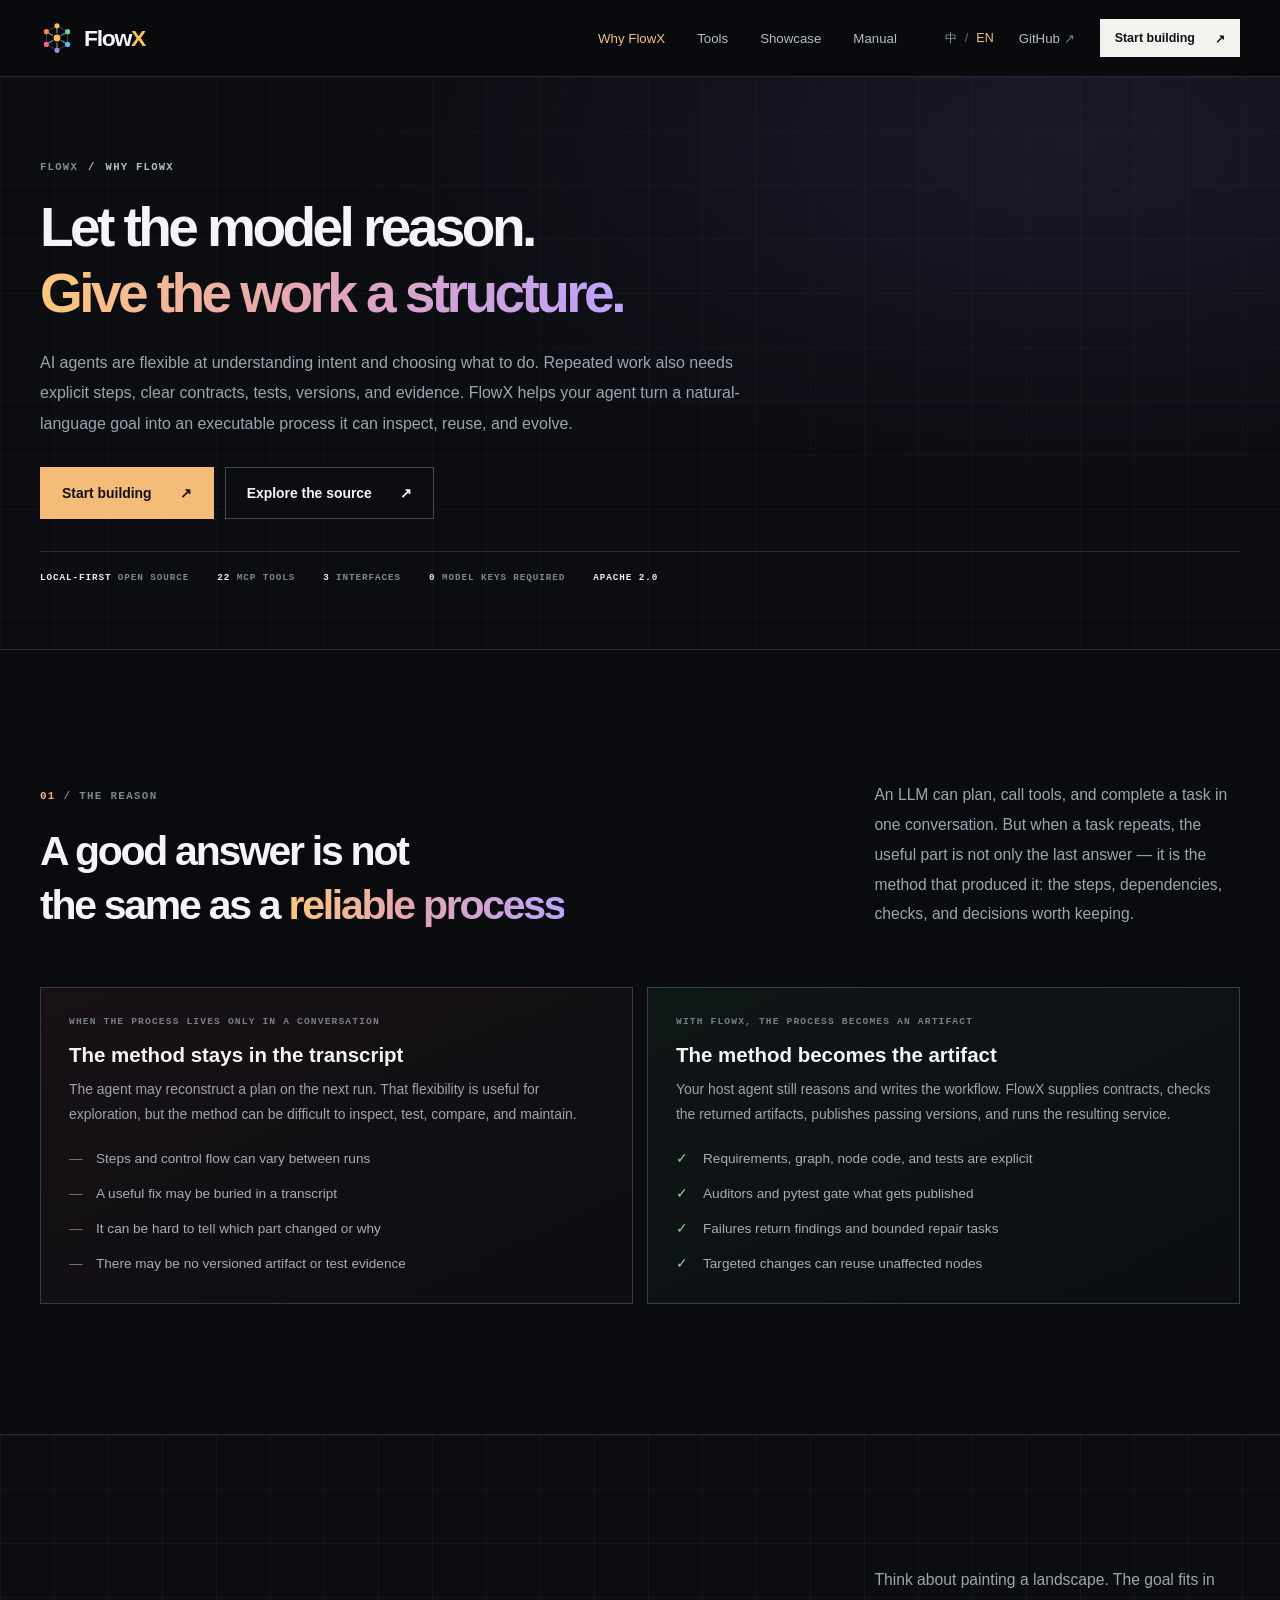
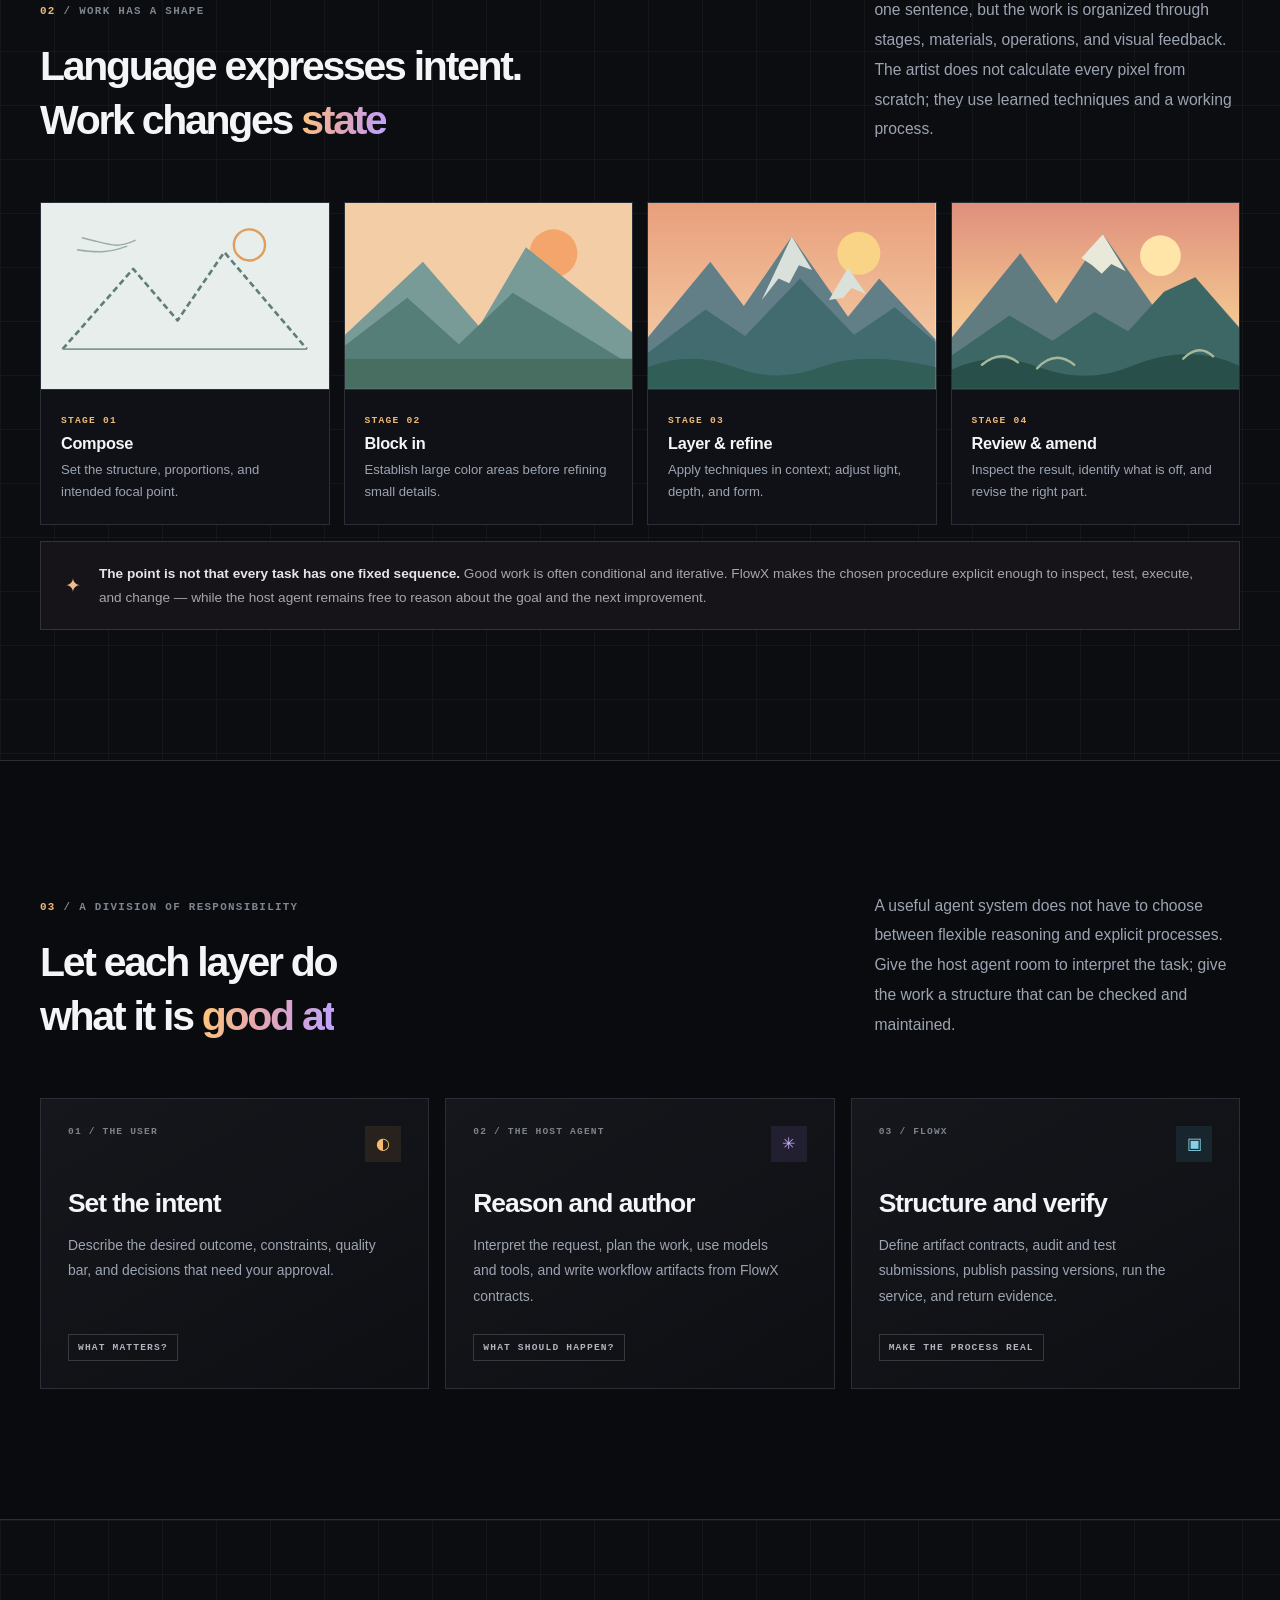
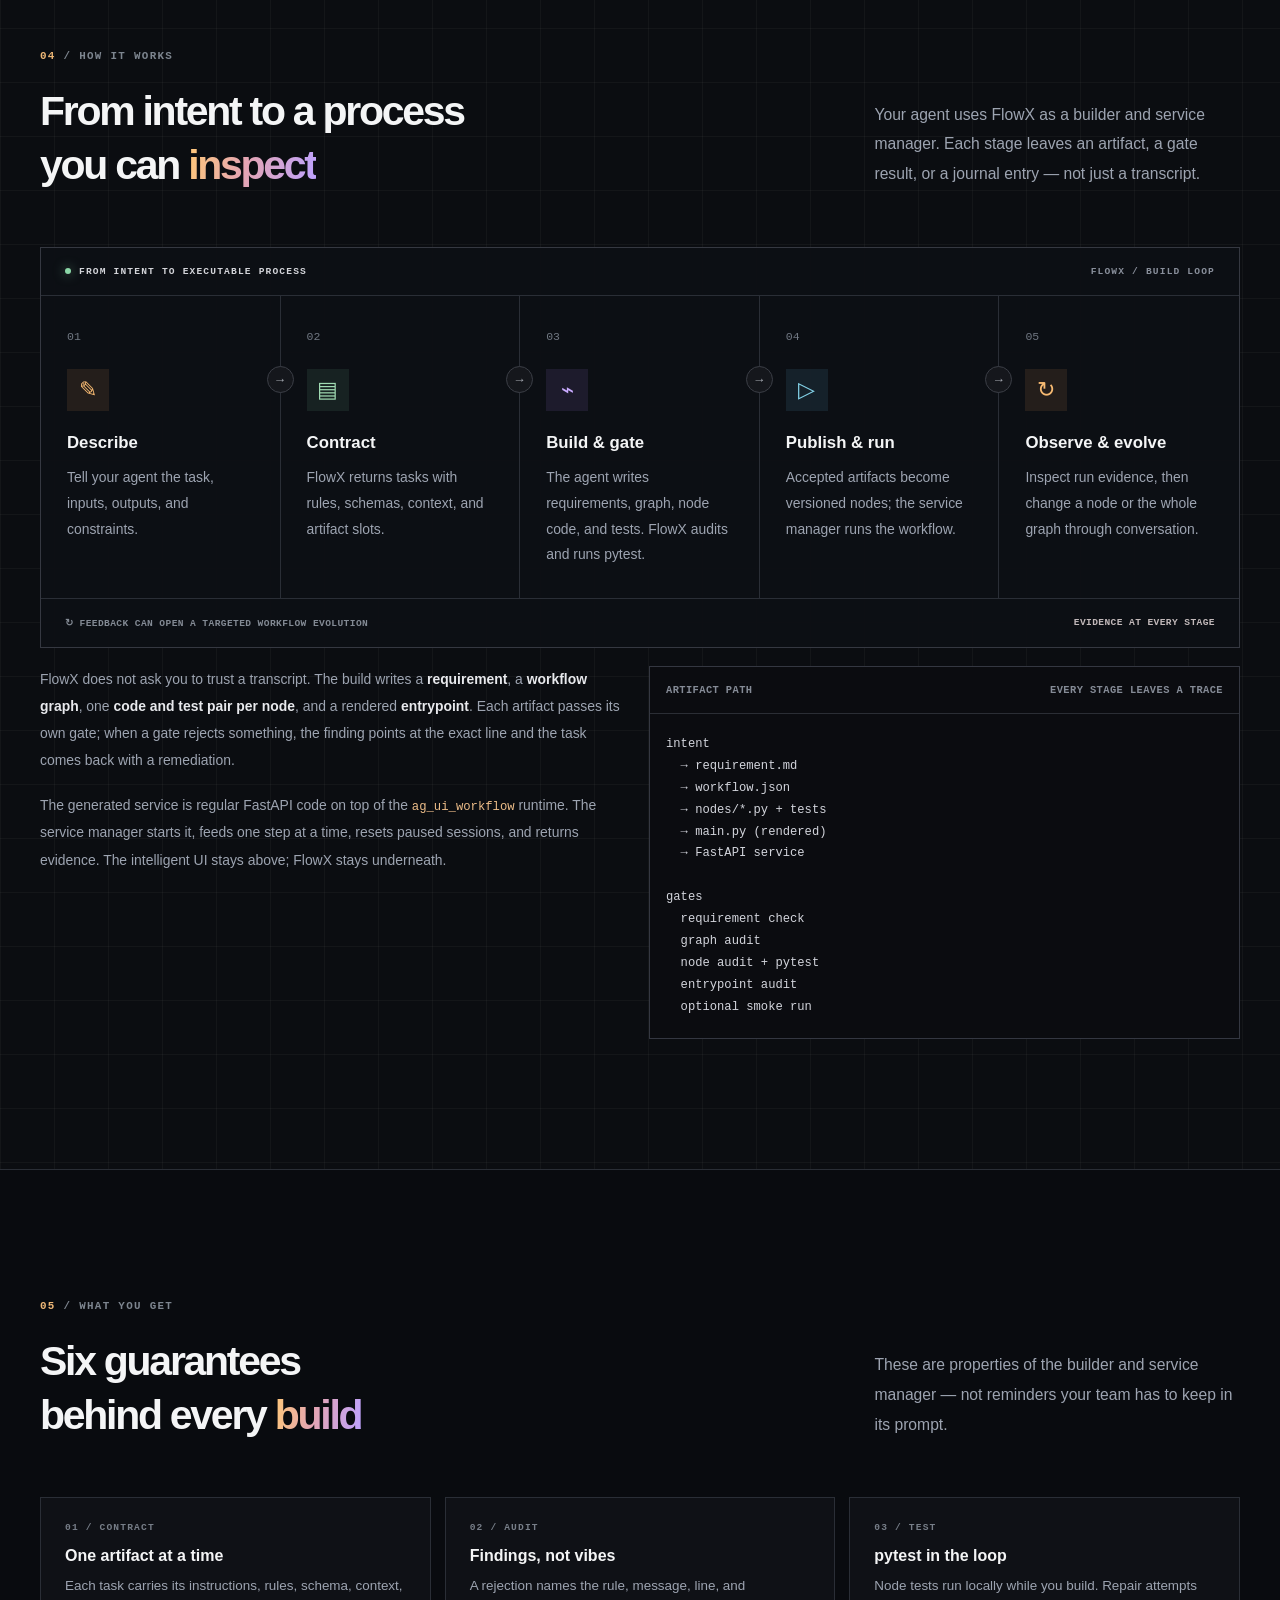
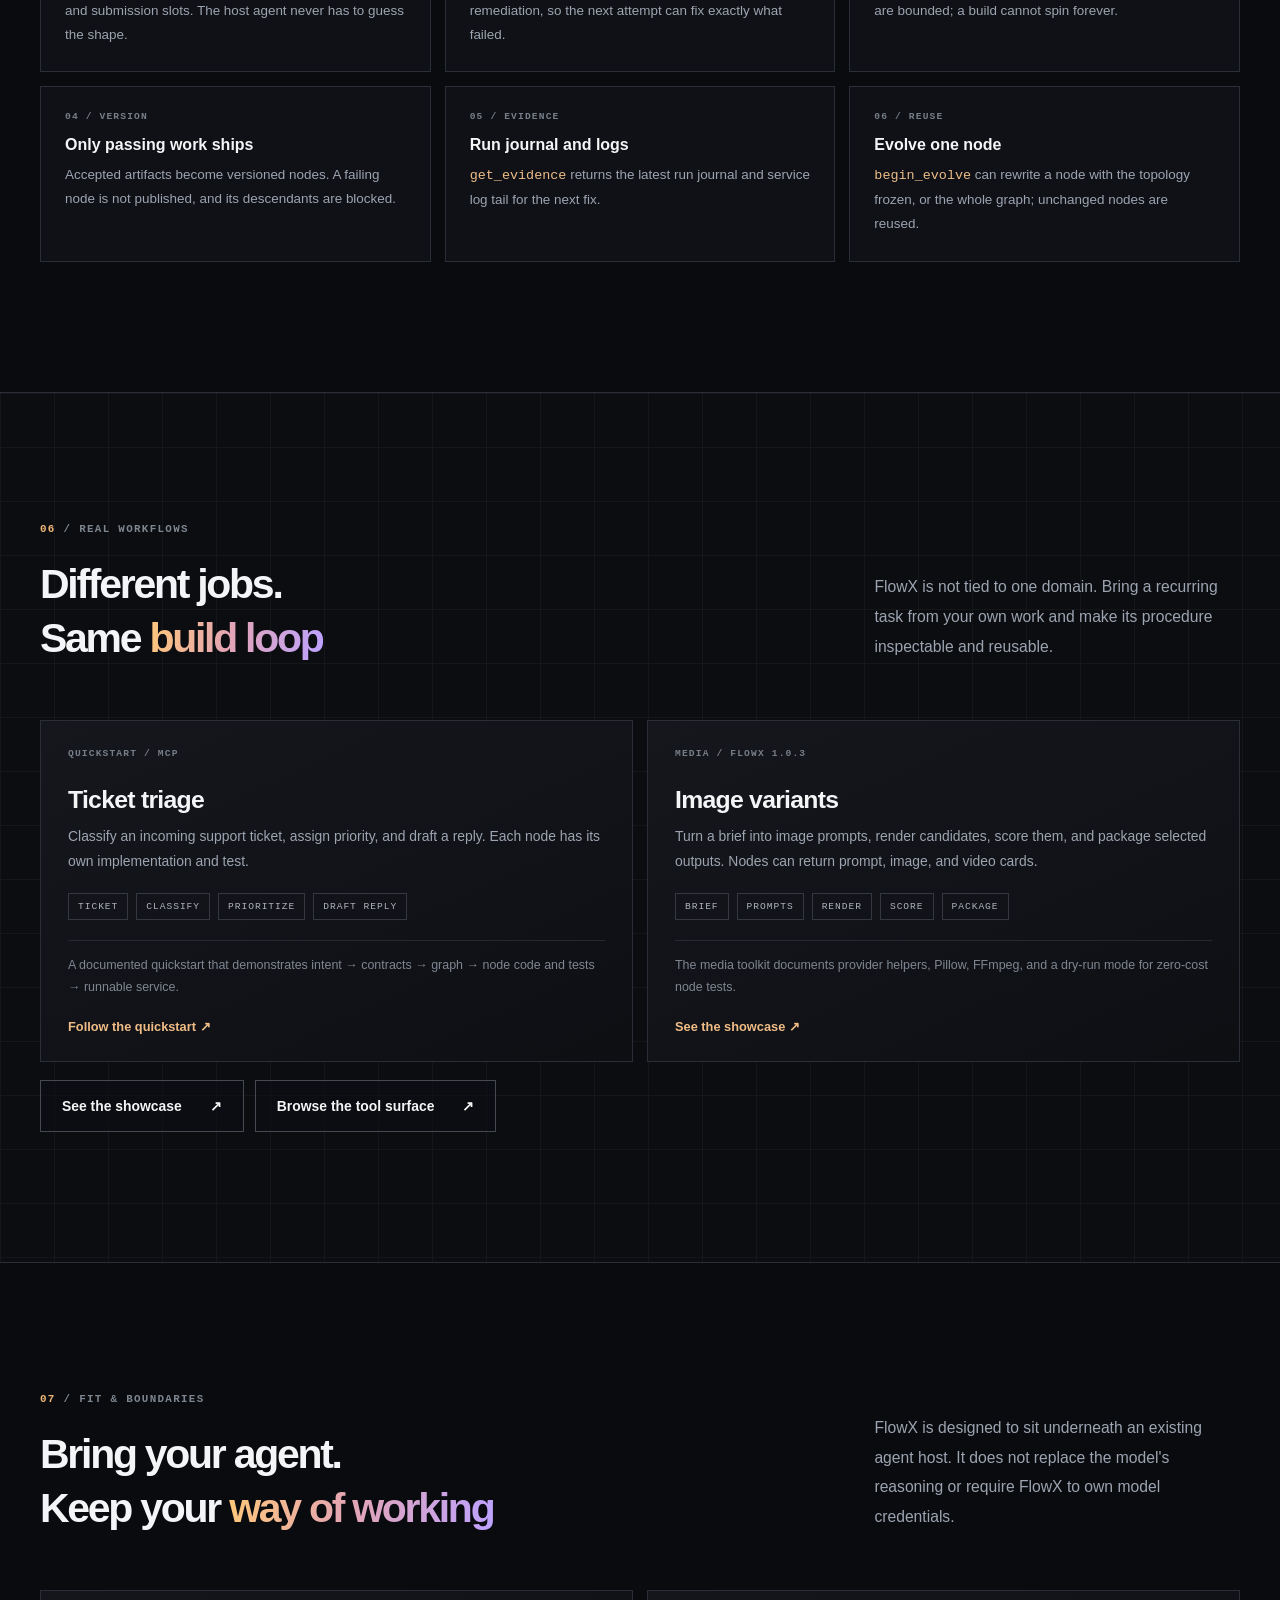
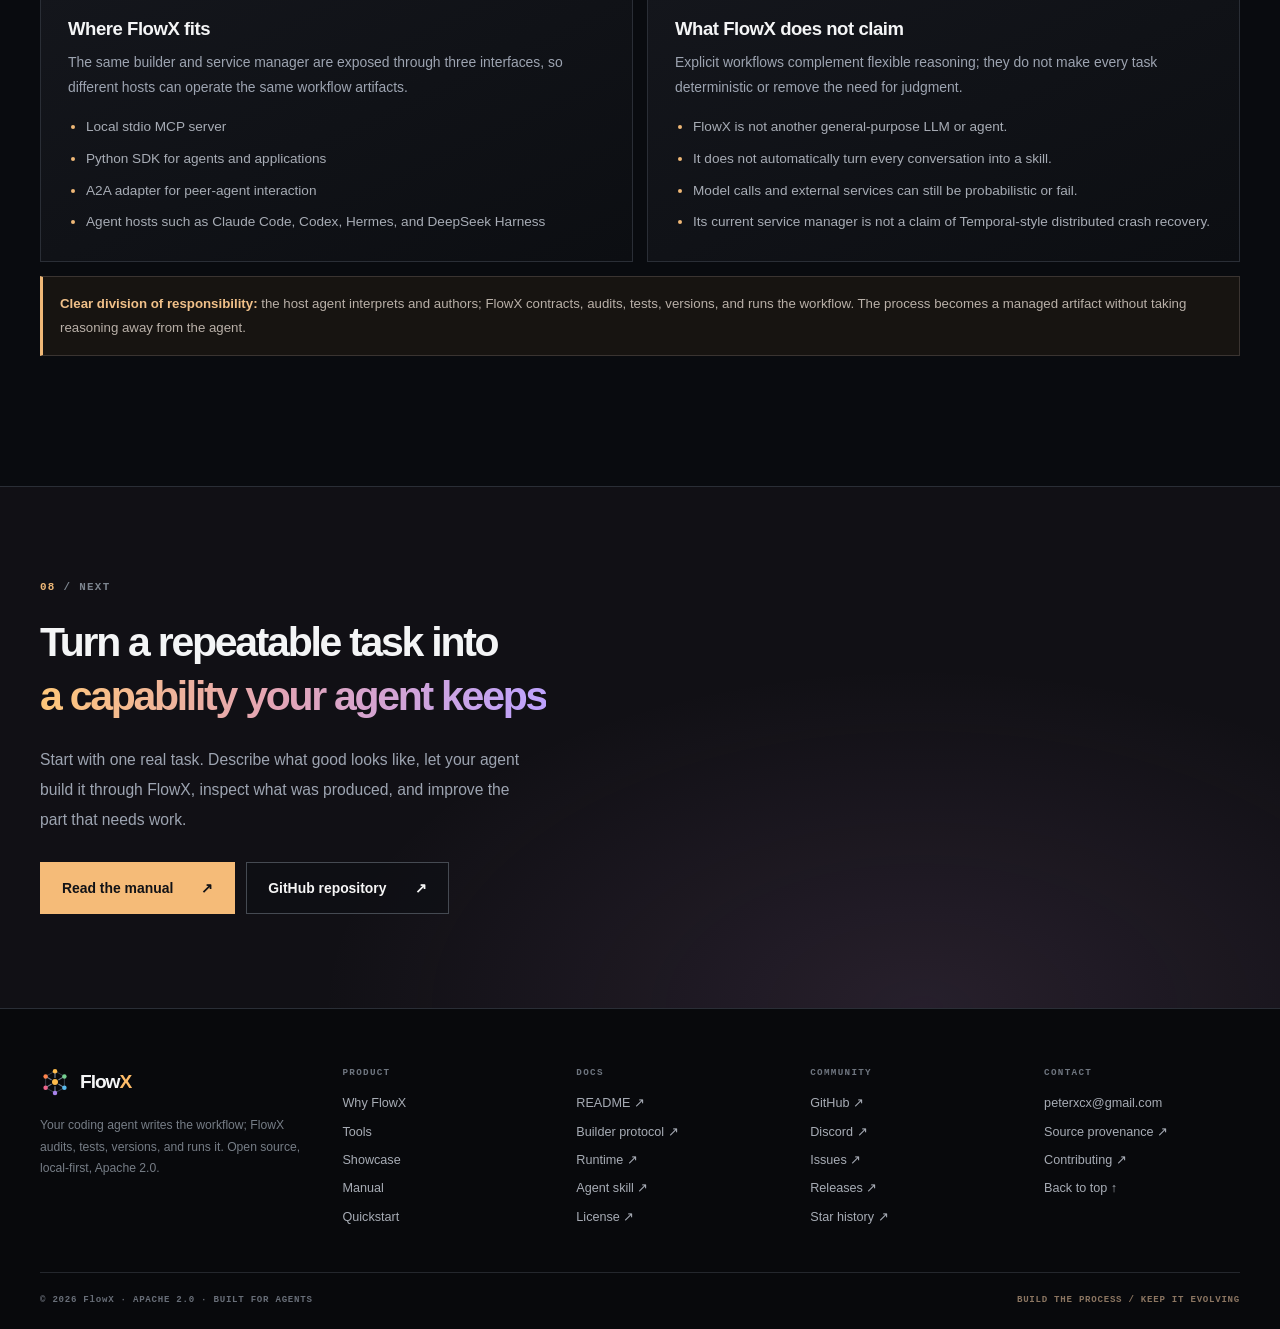
<file: why.html>
<!DOCTYPE html>
<html lang="en">
  <head>
    <meta charset="UTF-8" />
    <meta name="viewport" content="width=device-width, initial-scale=1.0" />
    <meta name="theme-color" content="#090b0f" />
    <meta name="google-site-verification" content="z1j2lOwTCyCSmdxdT_rCZAdQoIIs76KouPiEtdd7D3k" />
    <meta name="baidu-site-verification" content="codeva-i7WjuOg6xc" />
    <meta name="yandex-verification" content="f1fecc89b8e0a217" />
    <title>Why FlowX | Give AI work a structure</title>
    <meta name="description" content="Why FlowX turns natural-language intent into inspectable, tested, versioned, and reusable workflows for AI agents: contracts, audits, pytest gates, run evidence, and node-level reuse" />
    <link rel="canonical" href="https://www.flow-x.work/why.html" />
    <link rel="alternate" hreflang="en" href="https://www.flow-x.work/why.html" />
    <link rel="alternate" hreflang="zh-CN" href="https://www.flow-x.work/why.zh-CN.html" />
    <link rel="alternate" hreflang="x-default" href="https://www.flow-x.work/why.html" />
    <meta property="og:type" content="article" />
    <meta property="og:site_name" content="FlowX" />
    <meta property="og:url" content="https://www.flow-x.work/why.html" />
    <meta property="og:locale" content="en_US" />
    <meta property="og:locale:alternate" content="zh_CN" />
    <meta property="og:title" content="Why FlowX | Give AI work a structure" />
    <meta property="og:description" content="Let the model reason; give the work a structure. FlowX turns intent into artifacts with contracts, audits, tests, versions, and evidence your agent can reuse and evolve." />
    <meta property="og:image" content="https://www.flow-x.work/assets/social-card.png" />
    <meta property="og:image:type" content="image/png" />
    <meta property="og:image:width" content="1200" />
    <meta property="og:image:height" content="630" />
    <meta property="og:image:alt" content="FlowX: build the process and keep it evolving" />
    <meta name="twitter:card" content="summary_large_image" />
    <meta name="twitter:title" content="Why FlowX | Give AI work a structure" />
    <meta name="twitter:description" content="Let the model reason; give the work a structure. FlowX turns intent into artifacts with contracts, audits, tests, versions, and evidence your agent can reuse and evolve." />
    <meta name="twitter:image" content="https://www.flow-x.work/assets/social-card.png" />
    <meta name="twitter:image:alt" content="FlowX: build the process and keep it evolving" />
    <script type="application/ld+json">
      {
        "@context": "https://schema.org",
        "@type": "WebPage",
        "name": "Why FlowX | Give AI work a structure",
        "description": "Why FlowX turns natural-language intent into inspectable, tested, versioned, and reusable workflows for AI agents: contracts, audits, pytest gates, run evidence, and node-level reuse",
        "url": "https://www.flow-x.work/why.html",
        "inLanguage": "en",
        "isPartOf": { "@type": "WebSite", "name": "FlowX", "url": "https://www.flow-x.work/" }
      }
    </script>
    <link rel="icon" type="image/svg+xml" href="assets/flowx-mark.svg" />
    <link rel="stylesheet" href="styles.css" />
    <script src="assets/site.js" defer></script>
  </head>
  <body>
    <a class="skip-link" href="#main">Skip to main content</a>

    <header class="site-header">
      <div class="header-inner container">
        <a class="brand" href="index.html" aria-label="FlowX home">
          <img src="assets/flowx-mark.svg" alt="" width="34" height="34" />
          <span>Flow<span class="brand-x">X</span></span>
        </a>

        <nav class="desktop-nav" aria-label="Main navigation">
          <a href="why.html" aria-current="page">Why FlowX</a>
          <a href="tools.html">Tools</a>
          <a href="showcase.html">Showcase</a>
          <a href="manual.html">Manual</a>
        </nav>

        <div class="header-actions">
          <nav class="language-switch" aria-label="Choose language">
            <a href="why.zh-CN.html" lang="zh-CN" hreflang="zh-CN">中</a><span aria-hidden="true">/</span><a href="why.html" lang="en" hreflang="en" aria-current="page">EN</a>
          </nav>
          <a class="header-github" href="https://github.com/AIpRoBuilder/FlowX" target="_blank" rel="noopener noreferrer">GitHub <span aria-hidden="true">↗</span></a>
          <a class="button button-small button-light" href="manual.html#install">Start building <span aria-hidden="true">↗</span></a>
        </div>

        <details class="mobile-menu">
          <summary aria-label="Open navigation menu"><span></span><span></span></summary>
          <nav aria-label="Mobile navigation">
            <a href="why.html" aria-current="page">Why FlowX</a>
            <a href="tools.html">Tools</a>
            <a href="showcase.html">Showcase</a>
            <a href="manual.html">Manual</a>
            <a href="manual.html#install">Start building</a>
            <a href="https://github.com/AIpRoBuilder/FlowX" target="_blank" rel="noopener noreferrer">GitHub ↗</a>
            <div class="mobile-languages" aria-label="Choose language"><a href="why.zh-CN.html" lang="zh-CN" hreflang="zh-CN">简体中文 ↗</a><a href="why.html" lang="en" hreflang="en" aria-current="page">English</a></div>
          </nav>
        </details>
      </div>
    </header>

    <main id="main">
      <section class="page-hero" id="top">
        <div class="container page-hero-inner">
          <p class="page-kicker"><a href="index.html">FLOWX</a> <span aria-hidden="true">/</span> WHY FLOWX</p>
          <h1>Let the model reason.<br /><span>Give the work a structure.</span></h1>
          <p class="section-lead">AI agents are flexible at understanding intent and choosing what to do. Repeated work also needs explicit steps, clear contracts, tests, versions, and evidence. FlowX helps your agent turn a natural-language goal into an executable process it can inspect, reuse, and evolve.</p>
          <div class="page-actions">
            <a class="button button-primary" href="manual.html#install">Start building <span aria-hidden="true">↗</span></a>
            <a class="button button-outline" href="https://github.com/AIpRoBuilder/FlowX" target="_blank" rel="noopener noreferrer">Explore the source <span aria-hidden="true">↗</span></a>
          </div>
          <div class="page-meta"><span><strong>LOCAL-FIRST</strong> OPEN SOURCE</span><span><strong>22</strong> MCP TOOLS</span><span><strong>3</strong> INTERFACES</span><span><strong>0</strong> MODEL KEYS REQUIRED</span><span><strong>APACHE 2.0</strong></span></div>
        </div>
      </section>

      <section class="section">
        <div class="container">
          <div class="section-intro split-intro">
            <div><p class="eyebrow"><span>01</span> / THE REASON</p><h2>A good answer is not<br />the same as a <span class="text-gradient">reliable process</span></h2></div>
            <p class="section-lead">An LLM can plan, call tools, and complete a task in one conversation. But when a task repeats, the useful part is not only the last answer — it is the method that produced it: the steps, dependencies, checks, and decisions worth keeping.</p>
          </div>
          <div class="contrast-grid">
            <article class="contrast-card is-bad">
              <span class="card-index">WHEN THE PROCESS LIVES ONLY IN A CONVERSATION</span>
              <h3>The method stays in the transcript</h3>
              <p>The agent may reconstruct a plan on the next run. That flexibility is useful for exploration, but the method can be difficult to inspect, test, compare, and maintain.</p>
              <ul class="contrast-list">
                <li>Steps and control flow can vary between runs</li>
                <li>A useful fix may be buried in a transcript</li>
                <li>It can be hard to tell which part changed or why</li>
                <li>There may be no versioned artifact or test evidence</li>
              </ul>
            </article>
            <article class="contrast-card is-good">
              <span class="card-index">WITH FLOWX, THE PROCESS BECOMES AN ARTIFACT</span>
              <h3>The method becomes the artifact</h3>
              <p>Your host agent still reasons and writes the workflow. FlowX supplies contracts, checks the returned artifacts, publishes passing versions, and runs the resulting service.</p>
              <ul class="contrast-list">
                <li>Requirements, graph, node code, and tests are explicit</li>
                <li>Auditors and pytest gate what gets published</li>
                <li>Failures return findings and bounded repair tasks</li>
                <li>Targeted changes can reuse unaffected nodes</li>
              </ul>
            </article>
          </div>
        </div>
      </section>

      <section class="section grid-surface">
        <div class="container">
          <div class="section-intro split-intro">
            <div><p class="eyebrow"><span>02</span> / WORK HAS A SHAPE</p><h2>Language expresses intent.<br />Work changes <span class="text-gradient">state</span></h2></div>
            <p class="section-lead">Think about painting a landscape. The goal fits in one sentence, but the work is organized through stages, materials, operations, and visual feedback. The artist does not calculate every pixel from scratch; they use learned techniques and a working process.</p>
          </div>
          <div class="analogy-grid">
            <article class="analogy-card">
              <div class="analogy-visual">
                <svg viewBox="0 0 240 155" role="img" aria-label="A rough landscape composition sketch">
                  <rect width="240" height="155" fill="#e8eeeb" /><path d="M18 122 77 55l37 43 39-57 69 81" fill="none" stroke="#607d78" stroke-width="2.2" stroke-linejoin="round" stroke-dasharray="5 3" /><path d="M18 122h204" stroke="#7f9990" stroke-width="1.5" /><circle cx="174" cy="35" r="13" fill="none" stroke="#df9d5e" stroke-width="2" /><path d="M34 29c23 5 28 10 45 2M30 39c19 3 28 2 42-3" stroke="#9aaca4" fill="none" stroke-width="1.2" />
                </svg>
              </div>
              <div class="analogy-copy"><span class="analogy-num">STAGE 01</span><h3>Compose</h3><p>Set the structure, proportions, and intended focal point.</p></div>
            </article>
            <article class="analogy-card">
              <div class="analogy-visual">
                <svg viewBox="0 0 240 155" role="img" aria-label="A landscape with broad background color blocks">
                  <rect width="240" height="155" fill="#f3cda6" /><circle cx="174" cy="42" r="20" fill="#f4a56c" /><path d="M0 110 65 49l47 54 39-66 89 71v47H0Z" fill="#789b98" /><path d="m0 119 52-40 43 39 45-43 100 61v19H0Z" fill="#557e79" /><rect x="0" y="130" width="240" height="25" fill="#486e61" />
                </svg>
              </div>
              <div class="analogy-copy"><span class="analogy-num">STAGE 02</span><h3>Block in</h3><p>Establish large color areas before refining small details.</p></div>
            </article>
            <article class="analogy-card">
              <div class="analogy-visual">
                <svg viewBox="0 0 240 155" role="img" aria-label="A more developed sunset landscape with layered mountain forms">
                  <defs><linearGradient id="sky3" x1="0" y1="0" x2="0" y2="1"><stop stop-color="#e99f7c" /><stop offset="1" stop-color="#f5d4ac" /></linearGradient></defs>
                  <rect width="240" height="155" fill="url(#sky3)" /><circle cx="176" cy="42" r="18" fill="#f9d487" /><path d="m0 112 52-63 28 37 40-58 47 67 26-32 47 51v41H0Z" fill="#627f88" /><path d="m0 125 48-36 33 22 46-48 45 47 34-23 34 29v39H0Z" fill="#426b70" /><path d="m95 81 25-53 17 28-11-4-8 15-9-4Z" fill="#d9e1da" /><path d="m151 81 16-27 15 22-12-5-7 8Z" fill="#d9e1da" /><path d="M0 137q36-14 72 0t72 0 96 0v18H0Z" fill="#315e57" />
                </svg>
              </div>
              <div class="analogy-copy"><span class="analogy-num">STAGE 03</span><h3>Layer &amp; refine</h3><p>Apply techniques in context; adjust light, depth, and form.</p></div>
            </article>
            <article class="analogy-card">
              <div class="analogy-visual">
                <svg viewBox="0 0 240 155" role="img" aria-label="A finished stylized mountain landscape at sunset">
                  <defs><linearGradient id="sky4" x1="0" y1="0" x2="0" y2="1"><stop stop-color="#df8f7d" /><stop offset=".58" stop-color="#f1c18e" /><stop offset="1" stop-color="#f6dfb8" /></linearGradient></defs>
                  <rect width="240" height="155" fill="url(#sky4)" /><circle cx="174" cy="44" r="17" fill="#ffe6a8" /><path d="M0 112 57 42l30 42 39-58 49 70 28-34 37 42v51H0Z" fill="#617c80" /><path d="m108 46 18-20 19 31-12-6-8 8-8-7Z" fill="#e9e9d9" /><path d="m177 74 26-12 37 43v50H0v-28l48-33 36 21 35-24 28 16Z" fill="#3d6765" /><path d="M0 139q35-17 72-2 41 15 78-1 49-20 90 0v19H0Z" fill="#284f4a" /><path d="M25 135q16-13 30-2m16 5q15-16 31-3m91-5q13-13 25-2" stroke="#a6b79a" stroke-width="2" fill="none" stroke-linecap="round" />
                </svg>
              </div>
              <div class="analogy-copy"><span class="analogy-num">STAGE 04</span><h3>Review &amp; amend</h3><p>Inspect the result, identify what is off, and revise the right part.</p></div>
            </article>
          </div>
          <div class="interface-note">
            <span class="note-mark" aria-hidden="true">✦</span>
            <p><strong>The point is not that every task has one fixed sequence.</strong> Good work is often conditional and iterative. FlowX makes the chosen procedure explicit enough to inspect, test, execute, and change — while the host agent remains free to reason about the goal and the next improvement.</p>
          </div>
        </div>
      </section>

      <section class="section">
        <div class="container">
          <div class="section-intro split-intro">
            <div><p class="eyebrow"><span>03</span> / A DIVISION OF RESPONSIBILITY</p><h2>Let each layer do<br />what it is <span class="text-gradient">good at</span></h2></div>
            <p class="section-lead">A useful agent system does not have to choose between flexible reasoning and explicit processes. Give the host agent room to interpret the task; give the work a structure that can be checked and maintained.</p>
          </div>
          <div class="interface-grid">
            <article class="interface-card"><div class="interface-top"><span class="interface-label">01 / THE USER</span><span class="interface-icon icon-orange" aria-hidden="true">◐</span></div><h3>Set the intent</h3><p>Describe the desired outcome, constraints, quality bar, and decisions that need your approval.</p><span class="interface-tag">WHAT MATTERS?</span></article>
            <article class="interface-card"><div class="interface-top"><span class="interface-label">02 / THE HOST AGENT</span><span class="interface-icon icon-purple" aria-hidden="true">✳</span></div><h3>Reason and author</h3><p>Interpret the request, plan the work, use models and tools, and write workflow artifacts from FlowX contracts.</p><span class="interface-tag">WHAT SHOULD HAPPEN?</span></article>
            <article class="interface-card"><div class="interface-top"><span class="interface-label">03 / FLOWX</span><span class="interface-icon icon-blue" aria-hidden="true">▣</span></div><h3>Structure and verify</h3><p>Define artifact contracts, audit and test submissions, publish passing versions, run the service, and return evidence.</p><span class="interface-tag">MAKE THE PROCESS REAL</span></article>
          </div>
        </div>
      </section>

      <section class="section grid-surface">
        <div class="container">
          <div class="section-intro split-intro">
            <div><p class="eyebrow"><span>04</span> / HOW IT WORKS</p><h2>From intent to a process<br />you can <span class="text-gradient">inspect</span></h2></div>
            <p class="section-lead">Your agent uses FlowX as a builder and service manager. Each stage leaves an artifact, a gate result, or a journal entry — not just a transcript.</p>
          </div>
          <div class="process-board">
            <div class="board-header"><span><i class="board-dot"></i>FROM INTENT TO EXECUTABLE PROCESS</span><span>FLOWX / BUILD LOOP</span></div>
            <div class="process-grid process-grid-5">
              <article class="process-step"><span class="step-number">01</span><div class="step-symbol icon-orange" aria-hidden="true">✎</div><h3>Describe</h3><p>Tell your agent the task, inputs, outputs, and constraints.</p><span class="step-arrow" aria-hidden="true">→</span></article>
              <article class="process-step"><span class="step-number">02</span><div class="step-symbol icon-green" aria-hidden="true">▤</div><h3>Contract</h3><p>FlowX returns tasks with rules, schemas, context, and artifact slots.</p><span class="step-arrow" aria-hidden="true">→</span></article>
              <article class="process-step"><span class="step-number">03</span><div class="step-symbol icon-purple" aria-hidden="true">⌁</div><h3>Build &amp; gate</h3><p>The agent writes requirements, graph, node code, and tests. FlowX audits and runs pytest.</p><span class="step-arrow" aria-hidden="true">→</span></article>
              <article class="process-step"><span class="step-number">04</span><div class="step-symbol icon-blue" aria-hidden="true">▷</div><h3>Publish &amp; run</h3><p>Accepted artifacts become versioned nodes; the service manager runs the workflow.</p><span class="step-arrow" aria-hidden="true">→</span></article>
              <article class="process-step"><span class="step-number">05</span><div class="step-symbol icon-orange" aria-hidden="true">↻</div><h3>Observe &amp; evolve</h3><p>Inspect run evidence, then change a node or the whole graph through conversation.</p></article>
            </div>
            <div class="board-footer"><span>↻ FEEDBACK CAN OPEN A TARGETED WORKFLOW EVOLUTION</span><span>EVIDENCE AT EVERY STAGE</span></div>
          </div>
          <div class="trace-grid">
            <div class="prose">
              <p>FlowX does not ask you to trust a transcript. The build writes a <strong>requirement</strong>, a <strong>workflow graph</strong>, one <strong>code and test pair per node</strong>, and a rendered <strong>entrypoint</strong>. Each artifact passes its own gate; when a gate rejects something, the finding points at the exact line and the task comes back with a remediation.</p>
              <p>The generated service is regular FastAPI code on top of the <code>ag_ui_workflow</code> runtime. The service manager starts it, feeds one step at a time, resets paused sessions, and returns evidence. The intelligent UI stays above; FlowX stays underneath.</p>
            </div>
            <div class="code-window">
              <div class="code-header"><span>ARTIFACT PATH</span><span>EVERY STAGE LEAVES A TRACE</span></div>
              <pre>intent
  → requirement.md
  → workflow.json
  → nodes/*.py + tests
  → main.py (rendered)
  → FastAPI service

gates
  requirement check
  graph audit
  node audit + pytest
  entrypoint audit
  optional smoke run</pre>
            </div>
          </div>
        </div>
      </section>

      <section class="section">
        <div class="container">
          <div class="section-intro split-intro">
            <div><p class="eyebrow"><span>05</span> / WHAT YOU GET</p><h2>Six guarantees<br />behind every <span class="text-gradient">build</span></h2></div>
            <p class="section-lead">These are properties of the builder and service manager — not reminders your team has to keep in its prompt.</p>
          </div>
          <div class="claim-grid">
            <article class="claim-card"><span class="card-index">01 / CONTRACT</span><h3>One artifact at a time</h3><p>Each task carries its instructions, rules, schema, context, and submission slots. The host agent never has to guess the shape.</p></article>
            <article class="claim-card"><span class="card-index">02 / AUDIT</span><h3>Findings, not vibes</h3><p>A rejection names the rule, message, line, and remediation, so the next attempt can fix exactly what failed.</p></article>
            <article class="claim-card"><span class="card-index">03 / TEST</span><h3>pytest in the loop</h3><p>Node tests run locally while you build. Repair attempts are bounded; a build cannot spin forever.</p></article>
            <article class="claim-card"><span class="card-index">04 / VERSION</span><h3>Only passing work ships</h3><p>Accepted artifacts become versioned nodes. A failing node is not published, and its descendants are blocked.</p></article>
            <article class="claim-card"><span class="card-index">05 / EVIDENCE</span><h3>Run journal and logs</h3><p><code>get_evidence</code> returns the latest run journal and service log tail for the next fix.</p></article>
            <article class="claim-card"><span class="card-index">06 / REUSE</span><h3>Evolve one node</h3><p><code>begin_evolve</code> can rewrite a node with the topology frozen, or the whole graph; unchanged nodes are reused.</p></article>
          </div>
        </div>
      </section>

      <section class="section grid-surface">
        <div class="container">
          <div class="section-intro split-intro">
            <div><p class="eyebrow"><span>06</span> / REAL WORKFLOWS</p><h2>Different jobs.<br />Same <span class="text-gradient">build loop</span></h2></div>
            <p class="section-lead">FlowX is not tied to one domain. Bring a recurring task from your own work and make its procedure inspectable and reusable.</p>
          </div>
          <div class="case-grid">
            <article class="case-card">
              <span class="card-index">QUICKSTART / MCP</span>
              <h3>Ticket triage</h3>
              <p>Classify an incoming support ticket, assign priority, and draft a reply. Each node has its own implementation and test.</p>
              <ul class="example-tags"><li>TICKET</li><li>CLASSIFY</li><li>PRIORITIZE</li><li>DRAFT REPLY</li></ul>
              <p class="case-note">A documented quickstart that demonstrates intent → contracts → graph → node code and tests → runnable service.</p>
              <a class="case-link" href="manual.html#first-build">Follow the quickstart <span aria-hidden="true">↗</span></a>
            </article>
            <article class="case-card">
              <span class="card-index">MEDIA / FLOWX 1.0.3</span>
              <h3>Image variants</h3>
              <p>Turn a brief into image prompts, render candidates, score them, and package selected outputs. Nodes can return prompt, image, and video cards.</p>
              <ul class="example-tags"><li>BRIEF</li><li>PROMPTS</li><li>RENDER</li><li>SCORE</li><li>PACKAGE</li></ul>
              <p class="case-note">The media toolkit documents provider helpers, Pillow, FFmpeg, and a dry-run mode for zero-cost node tests.</p>
              <a class="case-link" href="showcase.html">See the showcase <span aria-hidden="true">↗</span></a>
            </article>
          </div>
          <div class="page-actions">
            <a class="button button-outline" href="showcase.html">See the showcase <span aria-hidden="true">↗</span></a>
            <a class="button button-outline" href="tools.html">Browse the tool surface <span aria-hidden="true">↗</span></a>
          </div>
        </div>
      </section>

      <section class="section">
        <div class="container">
          <div class="section-intro split-intro">
            <div><p class="eyebrow"><span>07</span> / FIT &amp; BOUNDARIES</p><h2>Bring your agent.<br />Keep your <span class="text-gradient">way of working</span></h2></div>
            <p class="section-lead">FlowX is designed to sit underneath an existing agent host. It does not replace the model's reasoning or require FlowX to own model credentials.</p>
          </div>
          <div class="boundary-grid">
            <article class="boundary-card">
              <h3>Where FlowX fits</h3>
              <p>The same builder and service manager are exposed through three interfaces, so different hosts can operate the same workflow artifacts.</p>
              <ul>
                <li>Local stdio MCP server</li>
                <li>Python SDK for agents and applications</li>
                <li>A2A adapter for peer-agent interaction</li>
                <li>Agent hosts such as Claude Code, Codex, Hermes, and DeepSeek Harness</li>
              </ul>
            </article>
            <article class="boundary-card">
              <h3>What FlowX does not claim</h3>
              <p>Explicit workflows complement flexible reasoning; they do not make every task deterministic or remove the need for judgment.</p>
              <ul>
                <li>FlowX is not another general-purpose LLM or agent.</li>
                <li>It does not automatically turn every conversation into a skill.</li>
                <li>Model calls and external services can still be probabilistic or fail.</li>
                <li>Its current service manager is not a claim of Temporal-style distributed crash recovery.</li>
              </ul>
            </article>
          </div>
          <div class="scope-note"><strong>Clear division of responsibility:</strong> the host agent interprets and authors; FlowX contracts, audits, tests, versions, and runs the workflow. The process becomes a managed artifact without taking reasoning away from the agent.</div>
        </div>
      </section>

      <section class="build-cta">
        <div class="container build-cta-inner">
          <p class="eyebrow"><span>08</span> / NEXT</p>
          <h2>Turn a repeatable task into<br /><span class="text-gradient">a capability your agent keeps</span></h2>
          <p class="section-lead">Start with one real task. Describe what good looks like, let your agent build it through FlowX, inspect what was produced, and improve the part that needs work.</p>
          <div class="page-actions">
            <a class="button button-primary" href="manual.html#install">Read the manual <span aria-hidden="true">↗</span></a>
            <a class="button button-outline" href="https://github.com/AIpRoBuilder/FlowX" target="_blank" rel="noopener noreferrer">GitHub repository <span aria-hidden="true">↗</span></a>
          </div>
        </div>
      </section>
    </main>

    <footer class="mega-footer">
      <div class="container">
        <div class="mega-footer-grid">
          <div class="footer-brand-block">
            <a class="brand footer-brand" href="index.html"><img src="assets/flowx-mark.svg" alt="" width="30" height="30" /><span>Flow<span class="brand-x">X</span></span></a>
            <p>Your coding agent writes the workflow; FlowX audits, tests, versions, and runs it. Open source, local-first, Apache 2.0.</p>
          </div>
          <div class="footer-col"><h3>PRODUCT</h3><ul><li><a href="why.html">Why FlowX</a></li><li><a href="tools.html">Tools</a></li><li><a href="showcase.html">Showcase</a></li><li><a href="manual.html">Manual</a></li><li><a href="manual.html#install">Quickstart</a></li></ul></div>
          <div class="footer-col"><h3>DOCS</h3><ul><li><a href="https://github.com/AIpRoBuilder/FlowX#readme" target="_blank" rel="noopener noreferrer">README ↗</a></li><li><a href="https://github.com/AIpRoBuilder/FlowX/blob/main/docs/DYNAMIC_WORKFLOW.md" target="_blank" rel="noopener noreferrer">Builder protocol ↗</a></li><li><a href="https://github.com/AIpRoBuilder/FlowX/blob/main/docs/RUNTIME.md" target="_blank" rel="noopener noreferrer">Runtime ↗</a></li><li><a href="https://github.com/AIpRoBuilder/FlowX/blob/main/skills/flowx-workflows/SKILL.md" target="_blank" rel="noopener noreferrer">Agent skill ↗</a></li><li><a href="https://github.com/AIpRoBuilder/FlowX/blob/main/LICENSE" target="_blank" rel="noopener noreferrer">License ↗</a></li></ul></div>
          <div class="footer-col"><h3>COMMUNITY</h3><ul><li><a href="https://github.com/AIpRoBuilder/FlowX" target="_blank" rel="noopener noreferrer">GitHub ↗</a></li><li><a href="https://discord.com/invite/KHnDtNqxp" target="_blank" rel="noopener noreferrer">Discord ↗</a></li><li><a href="https://github.com/AIpRoBuilder/FlowX/issues" target="_blank" rel="noopener noreferrer">Issues ↗</a></li><li><a href="https://github.com/AIpRoBuilder/FlowX/releases" target="_blank" rel="noopener noreferrer">Releases ↗</a></li><li><a href="https://star-history.com/#AIpRoBuilder/FlowX&amp;Date" target="_blank" rel="noopener noreferrer">Star history ↗</a></li></ul></div>
          <div class="footer-col"><h3>CONTACT</h3><ul><li><a href="mailto:peterxcx@gmail.com">peterxcx@gmail.com</a></li><li><a href="https://github.com/AIpRoBuilder/FlowX/blob/main/docs/PROVENANCE.md" target="_blank" rel="noopener noreferrer">Source provenance ↗</a></li><li><a href="https://github.com/AIpRoBuilder/FlowX#contributing" target="_blank" rel="noopener noreferrer">Contributing ↗</a></li><li><a href="#top">Back to top ↑</a></li></ul></div>
        </div>
        <div class="footer-bottom"><span>© 2026 FlowX · APACHE 2.0 · BUILT FOR AGENTS</span><span>BUILD THE PROCESS / KEEP IT EVOLVING</span></div>
      </div>
    </footer>
  </body>
</html>
</file>
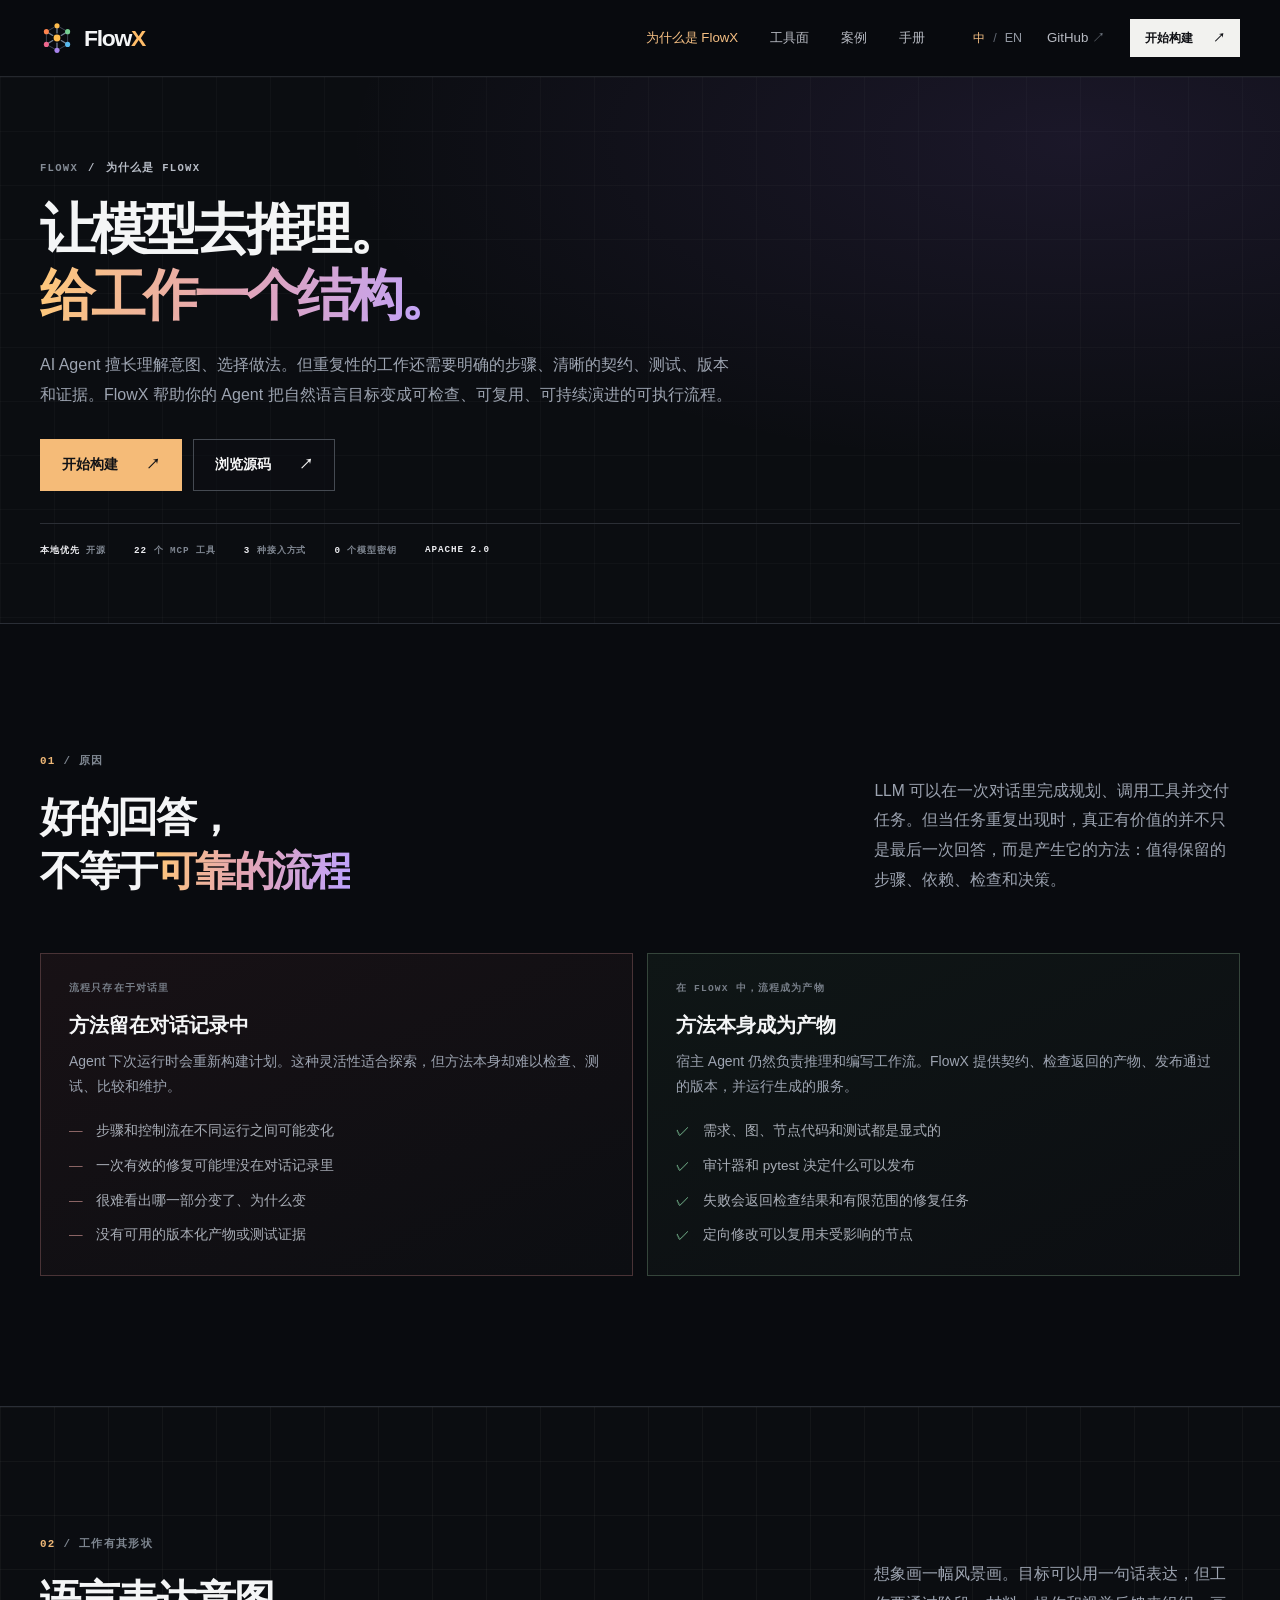
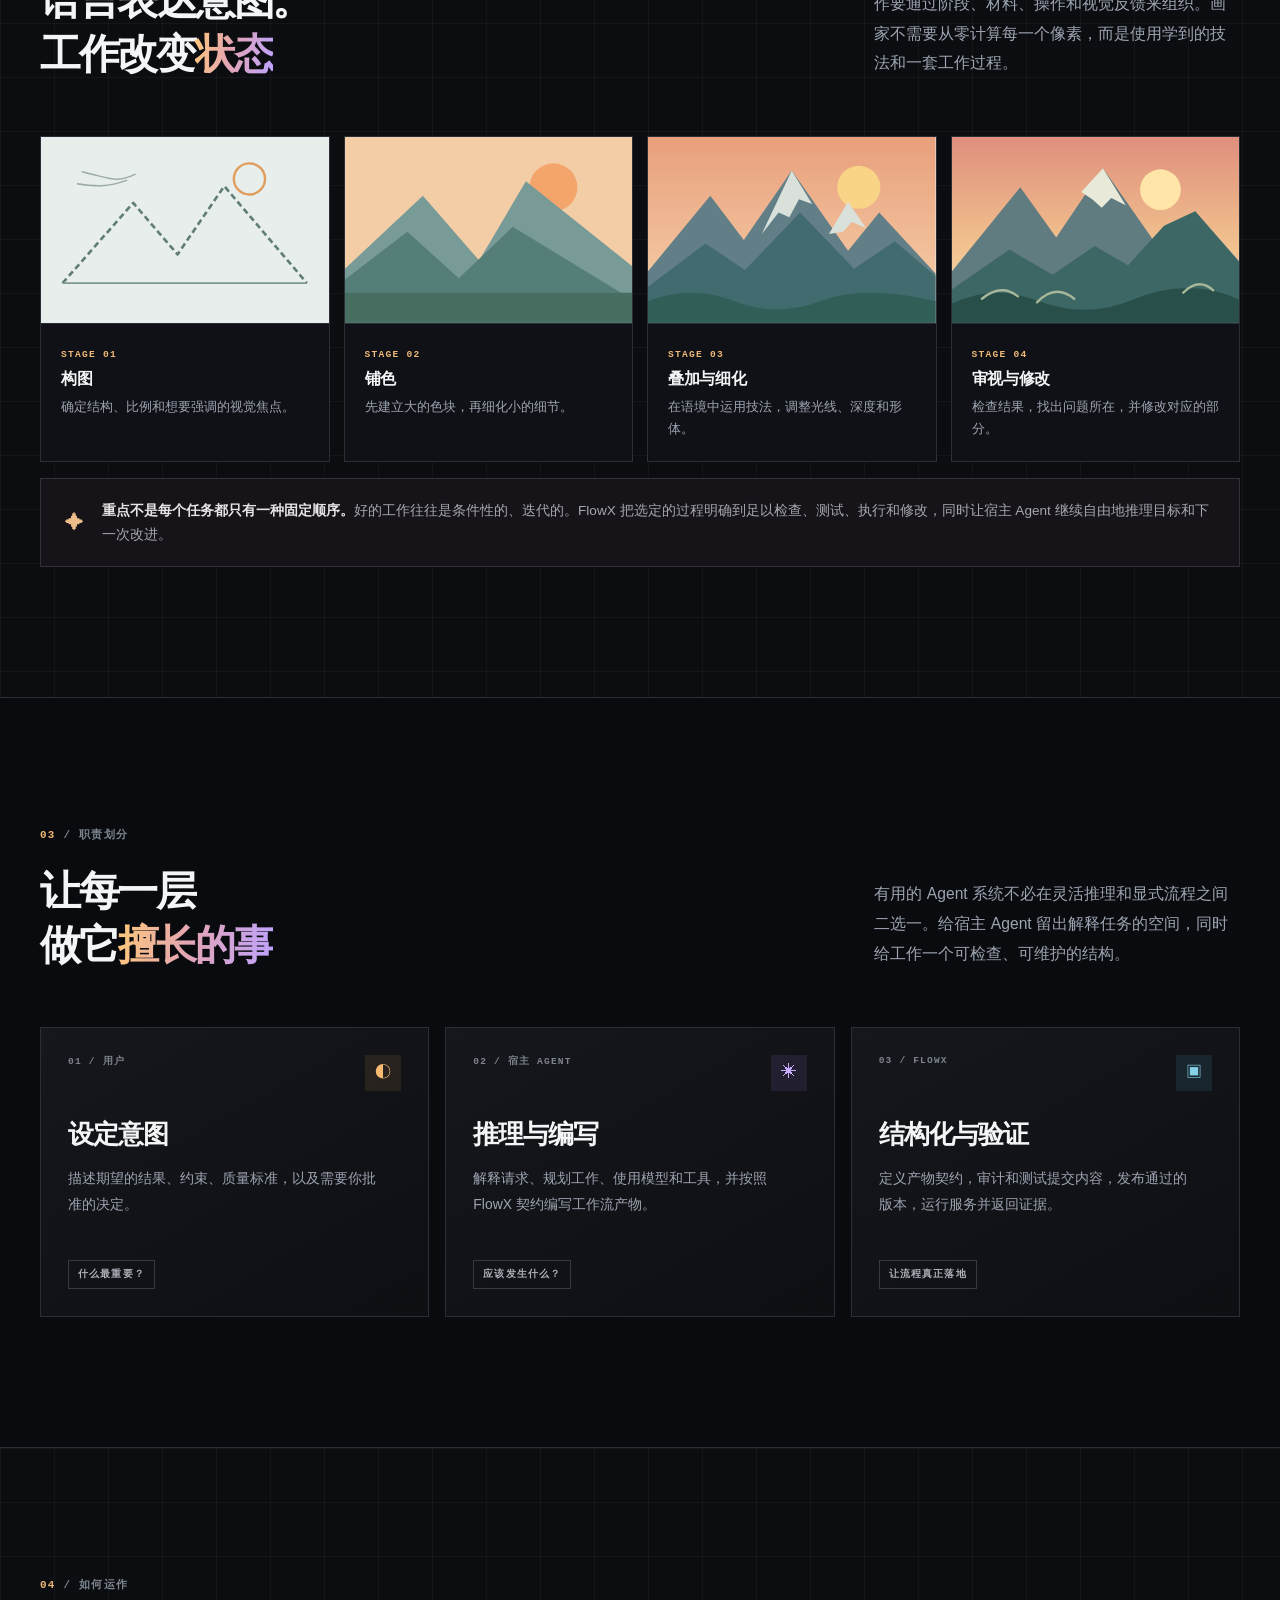
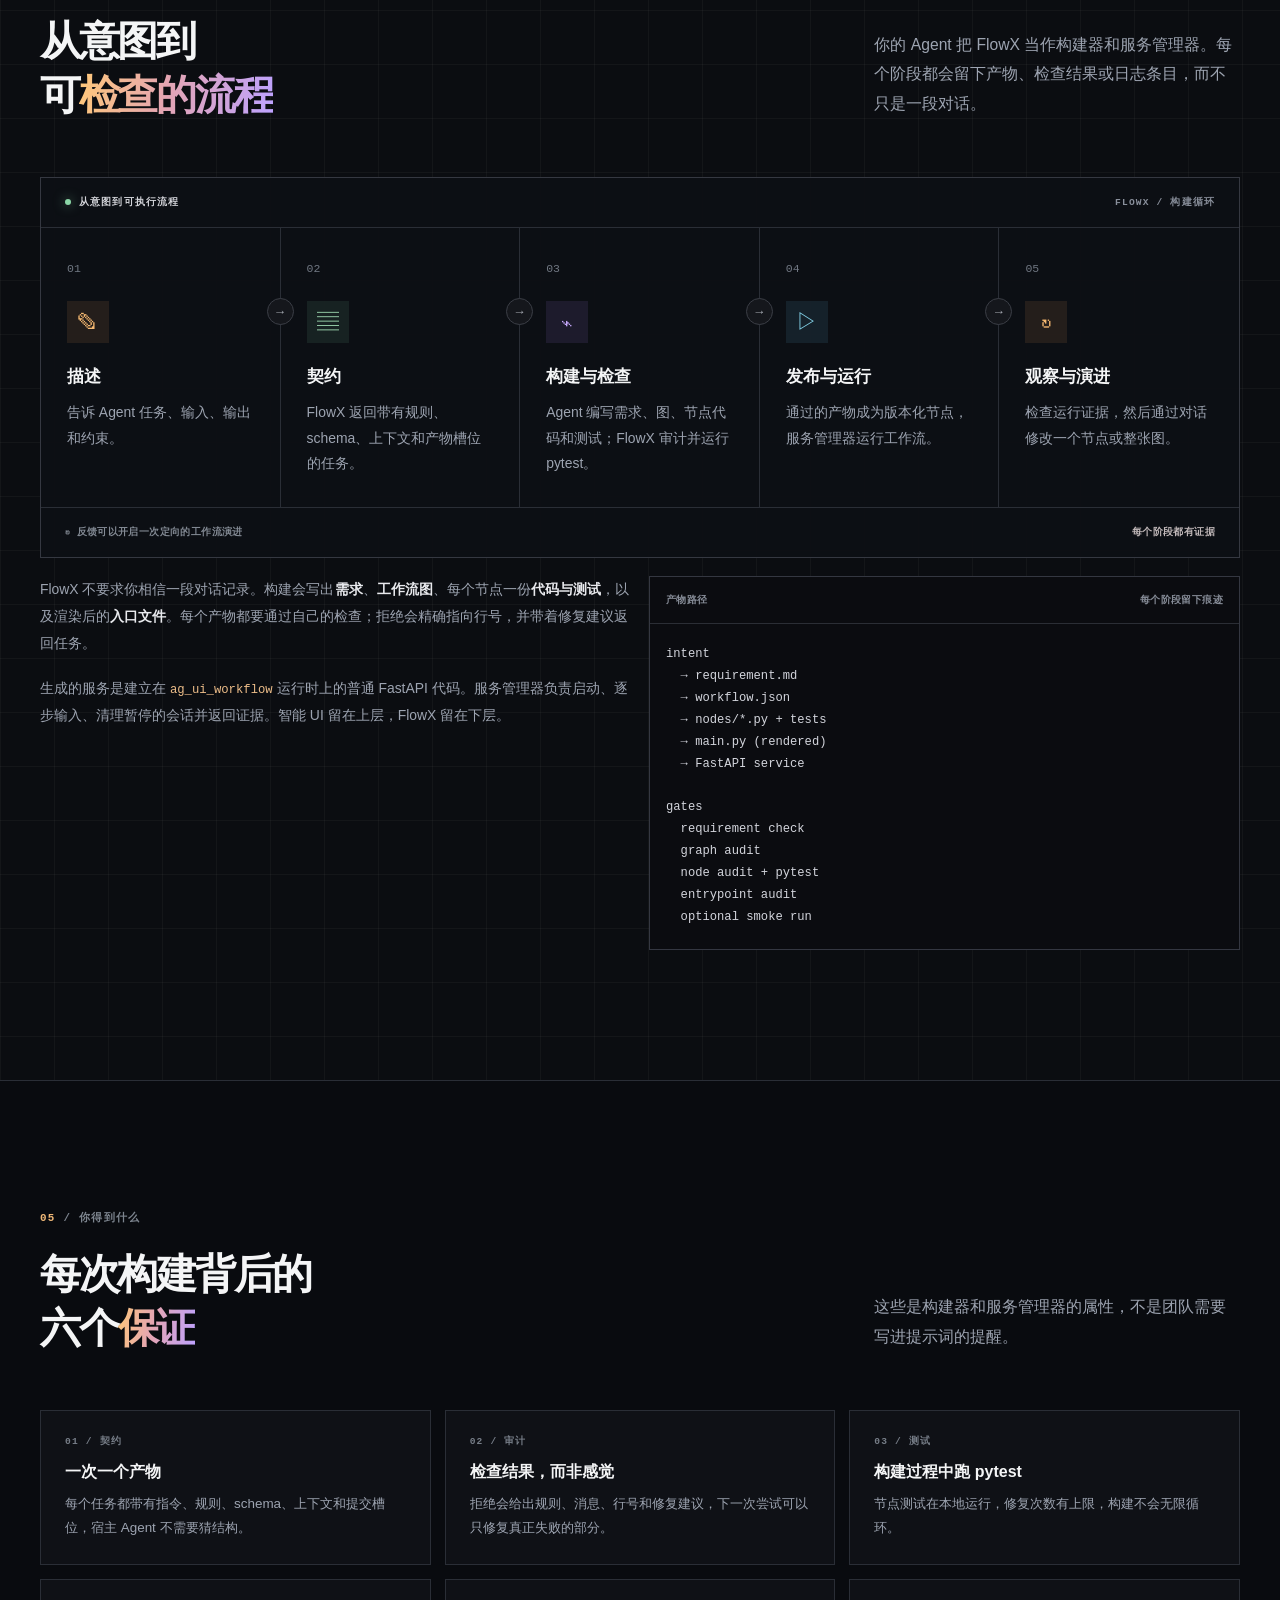
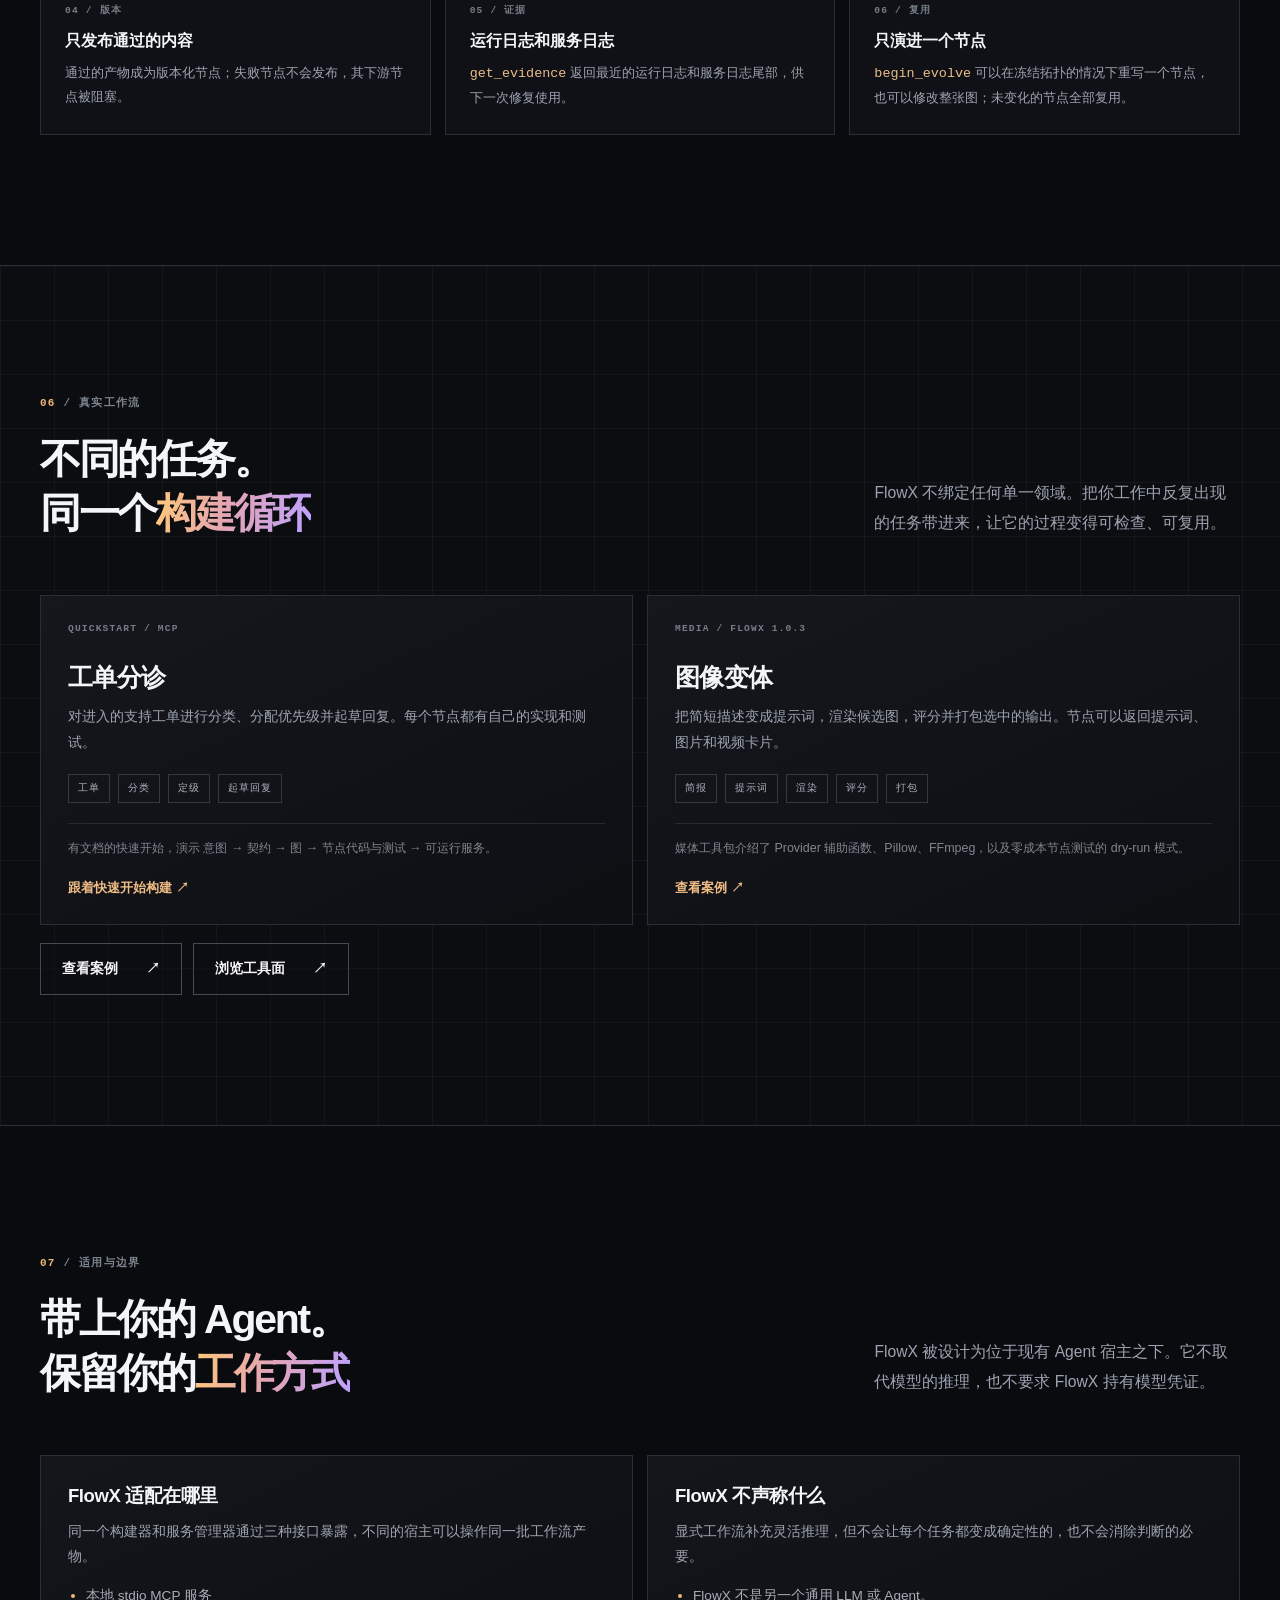
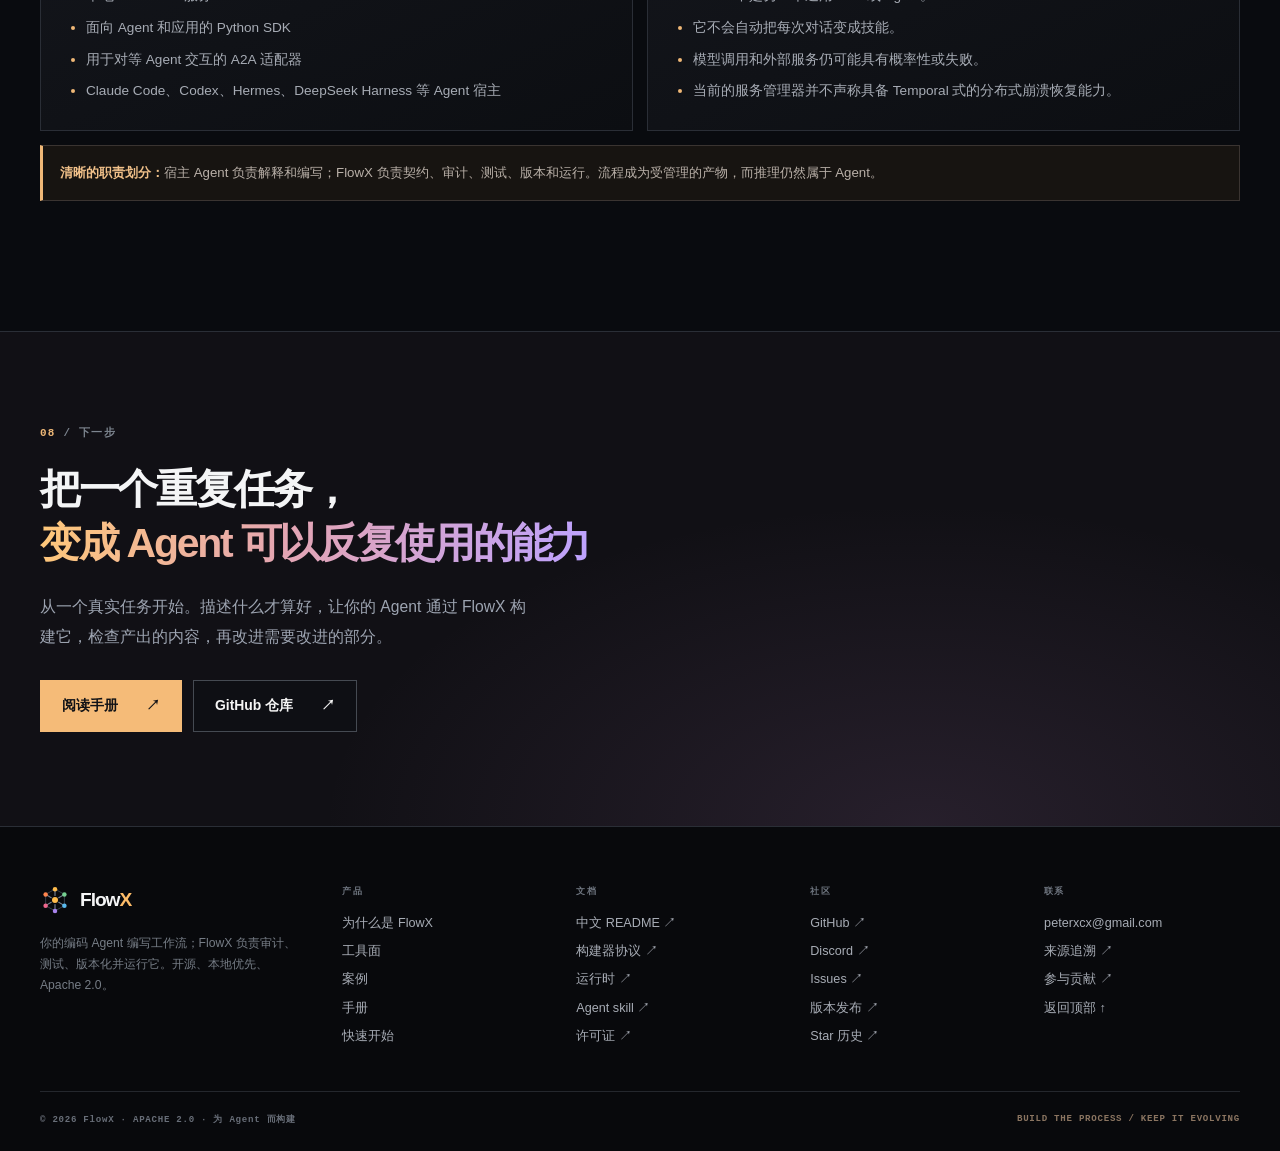
<file: why.zh-CN.html>
<!DOCTYPE html>
<html lang="zh-CN">
  <head>
    <meta charset="UTF-8" />
    <meta name="viewport" content="width=device-width, initial-scale=1.0" />
    <meta name="theme-color" content="#090b0f" />
    <meta name="google-site-verification" content="z1j2lOwTCyCSmdxdT_rCZAdQoIIs76KouPiEtdd7D3k" />
    <meta name="baidu-site-verification" content="codeva-i7WjuOg6xc" />
    <meta name="yandex-verification" content="f1fecc89b8e0a217" />
    <title>为什么是 FlowX | 给工作一个结构</title>
    <meta name="description" content="为什么 FlowX 把自然语言意图变成 AI Agent 可检查、可测试、可版本化、可复用的工作流：契约、审计、pytest 检查、运行证据与节点级复用" />
    <link rel="canonical" href="https://www.flow-x.work/why.zh-CN.html" />
    <link rel="alternate" hreflang="en" href="https://www.flow-x.work/why.html" />
    <link rel="alternate" hreflang="zh-CN" href="https://www.flow-x.work/why.zh-CN.html" />
    <link rel="alternate" hreflang="x-default" href="https://www.flow-x.work/why.html" />
    <meta property="og:type" content="article" />
    <meta property="og:site_name" content="FlowX" />
    <meta property="og:url" content="https://www.flow-x.work/why.zh-CN.html" />
    <meta property="og:locale" content="zh_CN" />
    <meta property="og:locale:alternate" content="en_US" />
    <meta property="og:title" content="为什么是 FlowX | 给工作一个结构" />
    <meta property="og:description" content="让模型去推理，给工作一个结构。FlowX 把意图变成带有契约、审计、测试、版本和证据的产物，让 Agent 可以复用并持续演进。" />
    <meta property="og:image" content="https://www.flow-x.work/assets/social-card.png" />
    <meta property="og:image:type" content="image/png" />
    <meta property="og:image:width" content="1200" />
    <meta property="og:image:height" content="630" />
    <meta property="og:image:alt" content="FlowX：构建可持续演进的执行过程" />
    <meta name="twitter:card" content="summary_large_image" />
    <meta name="twitter:title" content="为什么是 FlowX | 给工作一个结构" />
    <meta name="twitter:description" content="让模型去推理，给工作一个结构。FlowX 把意图变成带有契约、审计、测试、版本和证据的产物，让 Agent 可以复用并持续演进。" />
    <meta name="twitter:image" content="https://www.flow-x.work/assets/social-card.png" />
    <meta name="twitter:image:alt" content="FlowX：构建可持续演进的执行过程" />
    <script type="application/ld+json">
      {
        "@context": "https://schema.org",
        "@type": "WebPage",
        "name": "为什么是 FlowX | 给工作一个结构",
        "description": "为什么 FlowX 把自然语言意图变成 AI Agent 可检查、可测试、可版本化、可复用的工作流：契约、审计、pytest 检查、运行证据与节点级复用",
        "url": "https://www.flow-x.work/why.zh-CN.html",
        "inLanguage": "zh-CN",
        "isPartOf": { "@type": "WebSite", "name": "FlowX", "url": "https://www.flow-x.work/" }
      }
    </script>
    <link rel="icon" type="image/svg+xml" href="assets/flowx-mark.svg" />
    <link rel="stylesheet" href="styles.css" />
    <script src="assets/site.js" defer></script>
  </head>
  <body>
    <a class="skip-link" href="#main">跳转到主要内容</a>

    <header class="site-header">
      <div class="header-inner container">
        <a class="brand" href="index.zh-CN.html" aria-label="FlowX 首页">
          <img src="assets/flowx-mark.svg" alt="" width="34" height="34" />
          <span>Flow<span class="brand-x">X</span></span>
        </a>

        <nav class="desktop-nav" aria-label="主导航">
          <a href="why.zh-CN.html" aria-current="page">为什么是 FlowX</a>
          <a href="tools.zh-CN.html">工具面</a>
          <a href="showcase.zh-CN.html">案例</a>
          <a href="manual.zh-CN.html">手册</a>
        </nav>

        <div class="header-actions">
          <nav class="language-switch" aria-label="选择语言">
            <a href="why.zh-CN.html" lang="zh-CN" hreflang="zh-CN" aria-current="page">中</a><span aria-hidden="true">/</span><a href="why.html" lang="en" hreflang="en">EN</a>
          </nav>
          <a class="header-github" href="https://github.com/AIpRoBuilder/FlowX" target="_blank" rel="noopener noreferrer">GitHub <span aria-hidden="true">↗</span></a>
          <a class="button button-small button-light" href="manual.zh-CN.html#install">开始构建 <span aria-hidden="true">↗</span></a>
        </div>

        <details class="mobile-menu">
          <summary aria-label="打开导航菜单"><span></span><span></span></summary>
          <nav aria-label="移动端导航">
            <a href="why.zh-CN.html" aria-current="page">为什么是 FlowX</a>
            <a href="tools.zh-CN.html">工具面</a>
            <a href="showcase.zh-CN.html">案例</a>
            <a href="manual.zh-CN.html">手册</a>
            <a href="manual.zh-CN.html#install">开始构建</a>
            <a href="https://github.com/AIpRoBuilder/FlowX" target="_blank" rel="noopener noreferrer">GitHub ↗</a>
            <div class="mobile-languages" aria-label="选择语言"><a href="why.zh-CN.html" lang="zh-CN" hreflang="zh-CN" aria-current="page">简体中文</a><a href="why.html" lang="en" hreflang="en">English ↗</a></div>
          </nav>
        </details>
      </div>
    </header>

    <main id="main">
      <section class="page-hero" id="top">
        <div class="container page-hero-inner">
          <p class="page-kicker"><a href="index.zh-CN.html">FLOWX</a> <span aria-hidden="true">/</span> 为什么是 FLOWX</p>
          <h1>让模型去推理。<br /><span>给工作一个结构。</span></h1>
          <p class="section-lead">AI Agent 擅长理解意图、选择做法。但重复性的工作还需要明确的步骤、清晰的契约、测试、版本和证据。FlowX 帮助你的 Agent 把自然语言目标变成可检查、可复用、可持续演进的可执行流程。</p>
          <div class="page-actions">
            <a class="button button-primary" href="manual.zh-CN.html#install">开始构建 <span aria-hidden="true">↗</span></a>
            <a class="button button-outline" href="https://github.com/AIpRoBuilder/FlowX" target="_blank" rel="noopener noreferrer">浏览源码 <span aria-hidden="true">↗</span></a>
          </div>
          <div class="page-meta"><span><strong>本地优先</strong> 开源</span><span><strong>22</strong> 个 MCP 工具</span><span><strong>3</strong> 种接入方式</span><span><strong>0</strong> 个模型密钥</span><span><strong>APACHE 2.0</strong></span></div>
        </div>
      </section>

      <section class="section">
        <div class="container">
          <div class="section-intro split-intro">
            <div><p class="eyebrow"><span>01</span> / 原因</p><h2>好的回答，<br />不等于<span class="text-gradient">可靠的流程</span></h2></div>
            <p class="section-lead">LLM 可以在一次对话里完成规划、调用工具并交付任务。但当任务重复出现时，真正有价值的并不只是最后一次回答，而是产生它的方法：值得保留的步骤、依赖、检查和决策。</p>
          </div>
          <div class="contrast-grid">
            <article class="contrast-card is-bad">
              <span class="card-index">流程只存在于对话里</span>
              <h3>方法留在对话记录中</h3>
              <p>Agent 下次运行时会重新构建计划。这种灵活性适合探索，但方法本身却难以检查、测试、比较和维护。</p>
              <ul class="contrast-list">
                <li>步骤和控制流在不同运行之间可能变化</li>
                <li>一次有效的修复可能埋没在对话记录里</li>
                <li>很难看出哪一部分变了、为什么变</li>
                <li>没有可用的版本化产物或测试证据</li>
              </ul>
            </article>
            <article class="contrast-card is-good">
              <span class="card-index">在 FLOWX 中，流程成为产物</span>
              <h3>方法本身成为产物</h3>
              <p>宿主 Agent 仍然负责推理和编写工作流。FlowX 提供契约、检查返回的产物、发布通过的版本，并运行生成的服务。</p>
              <ul class="contrast-list">
                <li>需求、图、节点代码和测试都是显式的</li>
                <li>审计器和 pytest 决定什么可以发布</li>
                <li>失败会返回检查结果和有限范围的修复任务</li>
                <li>定向修改可以复用未受影响的节点</li>
              </ul>
            </article>
          </div>
        </div>
      </section>

      <section class="section grid-surface">
        <div class="container">
          <div class="section-intro split-intro">
            <div><p class="eyebrow"><span>02</span> / 工作有其形状</p><h2>语言表达意图。<br />工作改变<span class="text-gradient">状态</span></h2></div>
            <p class="section-lead">想象画一幅风景画。目标可以用一句话表达，但工作要通过阶段、材料、操作和视觉反馈来组织。画家不需要从零计算每一个像素，而是使用学到的技法和一套工作过程。</p>
          </div>
          <div class="analogy-grid">
            <article class="analogy-card">
              <div class="analogy-visual">
                <svg viewBox="0 0 240 155" role="img" aria-label="粗略的风景构图草图">
                  <rect width="240" height="155" fill="#e8eeeb" /><path d="M18 122 77 55l37 43 39-57 69 81" fill="none" stroke="#607d78" stroke-width="2.2" stroke-linejoin="round" stroke-dasharray="5 3" /><path d="M18 122h204" stroke="#7f9990" stroke-width="1.5" /><circle cx="174" cy="35" r="13" fill="none" stroke="#df9d5e" stroke-width="2" /><path d="M34 29c23 5 28 10 45 2M30 39c19 3 28 2 42-3" stroke="#9aaca4" fill="none" stroke-width="1.2" />
                </svg>
              </div>
              <div class="analogy-copy"><span class="analogy-num">STAGE 01</span><h3>构图</h3><p>确定结构、比例和想要强调的视觉焦点。</p></div>
            </article>
            <article class="analogy-card">
              <div class="analogy-visual">
                <svg viewBox="0 0 240 155" role="img" aria-label="用大色块铺出背景的风景">
                  <rect width="240" height="155" fill="#f3cda6" /><circle cx="174" cy="42" r="20" fill="#f4a56c" /><path d="M0 110 65 49l47 54 39-66 89 71v47H0Z" fill="#789b98" /><path d="m0 119 52-40 43 39 45-43 100 61v19H0Z" fill="#557e79" /><rect x="0" y="130" width="240" height="25" fill="#486e61" />
                </svg>
              </div>
              <div class="analogy-copy"><span class="analogy-num">STAGE 02</span><h3>铺色</h3><p>先建立大的色块，再细化小的细节。</p></div>
            </article>
            <article class="analogy-card">
              <div class="analogy-visual">
                <svg viewBox="0 0 240 155" role="img" aria-label="分层山脉的日落风景，细节更丰富">
                  <defs><linearGradient id="sky3" x1="0" y1="0" x2="0" y2="1"><stop stop-color="#e99f7c" /><stop offset="1" stop-color="#f5d4ac" /></linearGradient></defs>
                  <rect width="240" height="155" fill="url(#sky3)" /><circle cx="176" cy="42" r="18" fill="#f9d487" /><path d="m0 112 52-63 28 37 40-58 47 67 26-32 47 51v41H0Z" fill="#627f88" /><path d="m0 125 48-36 33 22 46-48 45 47 34-23 34 29v39H0Z" fill="#426b70" /><path d="m95 81 25-53 17 28-11-4-8 15-9-4Z" fill="#d9e1da" /><path d="m151 81 16-27 15 22-12-5-7 8Z" fill="#d9e1da" /><path d="M0 137q36-14 72 0t72 0 96 0v18H0Z" fill="#315e57" />
                </svg>
              </div>
              <div class="analogy-copy"><span class="analogy-num">STAGE 03</span><h3>叠加与细化</h3><p>在语境中运用技法，调整光线、深度和形体。</p></div>
            </article>
            <article class="analogy-card">
              <div class="analogy-visual">
                <svg viewBox="0 0 240 155" role="img" aria-label="完成的风格化日落山景">
                  <defs><linearGradient id="sky4" x1="0" y1="0" x2="0" y2="1"><stop stop-color="#df8f7d" /><stop offset=".58" stop-color="#f1c18e" /><stop offset="1" stop-color="#f6dfb8" /></linearGradient></defs>
                  <rect width="240" height="155" fill="url(#sky4)" /><circle cx="174" cy="44" r="17" fill="#ffe6a8" /><path d="M0 112 57 42l30 42 39-58 49 70 28-34 37 42v51H0Z" fill="#617c80" /><path d="m108 46 18-20 19 31-12-6-8 8-8-7Z" fill="#e9e9d9" /><path d="m177 74 26-12 37 43v50H0v-28l48-33 36 21 35-24 28 16Z" fill="#3d6765" /><path d="M0 139q35-17 72-2 41 15 78-1 49-20 90 0v19H0Z" fill="#284f4a" /><path d="M25 135q16-13 30-2m16 5q15-16 31-3m91-5q13-13 25-2" stroke="#a6b79a" stroke-width="2" fill="none" stroke-linecap="round" />
                </svg>
              </div>
              <div class="analogy-copy"><span class="analogy-num">STAGE 04</span><h3>审视与修改</h3><p>检查结果，找出问题所在，并修改对应的部分。</p></div>
            </article>
          </div>
          <div class="interface-note">
            <span class="note-mark" aria-hidden="true">✦</span>
            <p><strong>重点不是每个任务都只有一种固定顺序。</strong>好的工作往往是条件性的、迭代的。FlowX 把选定的过程明确到足以检查、测试、执行和修改，同时让宿主 Agent 继续自由地推理目标和下一次改进。</p>
          </div>
        </div>
      </section>

      <section class="section">
        <div class="container">
          <div class="section-intro split-intro">
            <div><p class="eyebrow"><span>03</span> / 职责划分</p><h2>让每一层<br />做它<span class="text-gradient">擅长的事</span></h2></div>
            <p class="section-lead">有用的 Agent 系统不必在灵活推理和显式流程之间二选一。给宿主 Agent 留出解释任务的空间，同时给工作一个可检查、可维护的结构。</p>
          </div>
          <div class="interface-grid">
            <article class="interface-card"><div class="interface-top"><span class="interface-label">01 / 用户</span><span class="interface-icon icon-orange" aria-hidden="true">◐</span></div><h3>设定意图</h3><p>描述期望的结果、约束、质量标准，以及需要你批准的决定。</p><span class="interface-tag">什么最重要？</span></article>
            <article class="interface-card"><div class="interface-top"><span class="interface-label">02 / 宿主 AGENT</span><span class="interface-icon icon-purple" aria-hidden="true">✳</span></div><h3>推理与编写</h3><p>解释请求、规划工作、使用模型和工具，并按照 FlowX 契约编写工作流产物。</p><span class="interface-tag">应该发生什么？</span></article>
            <article class="interface-card"><div class="interface-top"><span class="interface-label">03 / FLOWX</span><span class="interface-icon icon-blue" aria-hidden="true">▣</span></div><h3>结构化与验证</h3><p>定义产物契约，审计和测试提交内容，发布通过的版本，运行服务并返回证据。</p><span class="interface-tag">让流程真正落地</span></article>
          </div>
        </div>
      </section>

      <section class="section grid-surface">
        <div class="container">
          <div class="section-intro split-intro">
            <div><p class="eyebrow"><span>04</span> / 如何运作</p><h2>从意图到<br />可<span class="text-gradient">检查的流程</span></h2></div>
            <p class="section-lead">你的 Agent 把 FlowX 当作构建器和服务管理器。每个阶段都会留下产物、检查结果或日志条目，而不只是一段对话。</p>
          </div>
          <div class="process-board">
            <div class="board-header"><span><i class="board-dot"></i>从意图到可执行流程</span><span>FLOWX / 构建循环</span></div>
            <div class="process-grid process-grid-5">
              <article class="process-step"><span class="step-number">01</span><div class="step-symbol icon-orange" aria-hidden="true">✎</div><h3>描述</h3><p>告诉 Agent 任务、输入、输出和约束。</p><span class="step-arrow" aria-hidden="true">→</span></article>
              <article class="process-step"><span class="step-number">02</span><div class="step-symbol icon-green" aria-hidden="true">▤</div><h3>契约</h3><p>FlowX 返回带有规则、schema、上下文和产物槽位的任务。</p><span class="step-arrow" aria-hidden="true">→</span></article>
              <article class="process-step"><span class="step-number">03</span><div class="step-symbol icon-purple" aria-hidden="true">⌁</div><h3>构建与检查</h3><p>Agent 编写需求、图、节点代码和测试；FlowX 审计并运行 pytest。</p><span class="step-arrow" aria-hidden="true">→</span></article>
              <article class="process-step"><span class="step-number">04</span><div class="step-symbol icon-blue" aria-hidden="true">▷</div><h3>发布与运行</h3><p>通过的产物成为版本化节点，服务管理器运行工作流。</p><span class="step-arrow" aria-hidden="true">→</span></article>
              <article class="process-step"><span class="step-number">05</span><div class="step-symbol icon-orange" aria-hidden="true">↻</div><h3>观察与演进</h3><p>检查运行证据，然后通过对话修改一个节点或整张图。</p></article>
            </div>
            <div class="board-footer"><span>↻ 反馈可以开启一次定向的工作流演进</span><span>每个阶段都有证据</span></div>
          </div>
          <div class="trace-grid">
            <div class="prose">
              <p>FlowX 不要求你相信一段对话记录。构建会写出<strong>需求</strong>、<strong>工作流图</strong>、每个节点一份<strong>代码与测试</strong>，以及渲染后的<strong>入口文件</strong>。每个产物都要通过自己的检查；拒绝会精确指向行号，并带着修复建议返回任务。</p>
              <p>生成的服务是建立在 <code>ag_ui_workflow</code> 运行时上的普通 FastAPI 代码。服务管理器负责启动、逐步输入、清理暂停的会话并返回证据。智能 UI 留在上层，FlowX 留在下层。</p>
            </div>
            <div class="code-window">
              <div class="code-header"><span>产物路径</span><span>每个阶段留下痕迹</span></div>
              <pre>intent
  → requirement.md
  → workflow.json
  → nodes/*.py + tests
  → main.py (rendered)
  → FastAPI service

gates
  requirement check
  graph audit
  node audit + pytest
  entrypoint audit
  optional smoke run</pre>
            </div>
          </div>
        </div>
      </section>

      <section class="section">
        <div class="container">
          <div class="section-intro split-intro">
            <div><p class="eyebrow"><span>05</span> / 你得到什么</p><h2>每次构建背后的<br />六个<span class="text-gradient">保证</span></h2></div>
            <p class="section-lead">这些是构建器和服务管理器的属性，不是团队需要写进提示词的提醒。</p>
          </div>
          <div class="claim-grid">
            <article class="claim-card"><span class="card-index">01 / 契约</span><h3>一次一个产物</h3><p>每个任务都带有指令、规则、schema、上下文和提交槽位，宿主 Agent 不需要猜结构。</p></article>
            <article class="claim-card"><span class="card-index">02 / 审计</span><h3>检查结果，而非感觉</h3><p>拒绝会给出规则、消息、行号和修复建议，下一次尝试可以只修复真正失败的部分。</p></article>
            <article class="claim-card"><span class="card-index">03 / 测试</span><h3>构建过程中跑 pytest</h3><p>节点测试在本地运行，修复次数有上限，构建不会无限循环。</p></article>
            <article class="claim-card"><span class="card-index">04 / 版本</span><h3>只发布通过的内容</h3><p>通过的产物成为版本化节点；失败节点不会发布，其下游节点被阻塞。</p></article>
            <article class="claim-card"><span class="card-index">05 / 证据</span><h3>运行日志和服务日志</h3><p><code>get_evidence</code> 返回最近的运行日志和服务日志尾部，供下一次修复使用。</p></article>
            <article class="claim-card"><span class="card-index">06 / 复用</span><h3>只演进一个节点</h3><p><code>begin_evolve</code> 可以在冻结拓扑的情况下重写一个节点，也可以修改整张图；未变化的节点全部复用。</p></article>
          </div>
        </div>
      </section>

      <section class="section grid-surface">
        <div class="container">
          <div class="section-intro split-intro">
            <div><p class="eyebrow"><span>06</span> / 真实工作流</p><h2>不同的任务。<br />同一个<span class="text-gradient">构建循环</span></h2></div>
            <p class="section-lead">FlowX 不绑定任何单一领域。把你工作中反复出现的任务带进来，让它的过程变得可检查、可复用。</p>
          </div>
          <div class="case-grid">
            <article class="case-card">
              <span class="card-index">QUICKSTART / MCP</span>
              <h3>工单分诊</h3>
              <p>对进入的支持工单进行分类、分配优先级并起草回复。每个节点都有自己的实现和测试。</p>
              <ul class="example-tags"><li>工单</li><li>分类</li><li>定级</li><li>起草回复</li></ul>
              <p class="case-note">有文档的快速开始，演示 意图 → 契约 → 图 → 节点代码与测试 → 可运行服务。</p>
              <a class="case-link" href="manual.zh-CN.html#first-build">跟着快速开始构建 <span aria-hidden="true">↗</span></a>
            </article>
            <article class="case-card">
              <span class="card-index">MEDIA / FLOWX 1.0.3</span>
              <h3>图像变体</h3>
              <p>把简短描述变成提示词，渲染候选图，评分并打包选中的输出。节点可以返回提示词、图片和视频卡片。</p>
              <ul class="example-tags"><li>简报</li><li>提示词</li><li>渲染</li><li>评分</li><li>打包</li></ul>
              <p class="case-note">媒体工具包介绍了 Provider 辅助函数、Pillow、FFmpeg，以及零成本节点测试的 dry-run 模式。</p>
              <a class="case-link" href="showcase.zh-CN.html">查看案例 <span aria-hidden="true">↗</span></a>
            </article>
          </div>
          <div class="page-actions">
            <a class="button button-outline" href="showcase.zh-CN.html">查看案例 <span aria-hidden="true">↗</span></a>
            <a class="button button-outline" href="tools.zh-CN.html">浏览工具面 <span aria-hidden="true">↗</span></a>
          </div>
        </div>
      </section>

      <section class="section">
        <div class="container">
          <div class="section-intro split-intro">
            <div><p class="eyebrow"><span>07</span> / 适用与边界</p><h2>带上你的 Agent。<br />保留你的<span class="text-gradient">工作方式</span></h2></div>
            <p class="section-lead">FlowX 被设计为位于现有 Agent 宿主之下。它不取代模型的推理，也不要求 FlowX 持有模型凭证。</p>
          </div>
          <div class="boundary-grid">
            <article class="boundary-card">
              <h3>FlowX 适配在哪里</h3>
              <p>同一个构建器和服务管理器通过三种接口暴露，不同的宿主可以操作同一批工作流产物。</p>
              <ul>
                <li>本地 stdio MCP 服务</li>
                <li>面向 Agent 和应用的 Python SDK</li>
                <li>用于对等 Agent 交互的 A2A 适配器</li>
                <li>Claude Code、Codex、Hermes、DeepSeek Harness 等 Agent 宿主</li>
              </ul>
            </article>
            <article class="boundary-card">
              <h3>FlowX 不声称什么</h3>
              <p>显式工作流补充灵活推理，但不会让每个任务都变成确定性的，也不会消除判断的必要。</p>
              <ul>
                <li>FlowX 不是另一个通用 LLM 或 Agent。</li>
                <li>它不会自动把每次对话变成技能。</li>
                <li>模型调用和外部服务仍可能具有概率性或失败。</li>
                <li>当前的服务管理器并不声称具备 Temporal 式的分布式崩溃恢复能力。</li>
              </ul>
            </article>
          </div>
          <div class="scope-note"><strong>清晰的职责划分：</strong>宿主 Agent 负责解释和编写；FlowX 负责契约、审计、测试、版本和运行。流程成为受管理的产物，而推理仍然属于 Agent。</div>
        </div>
      </section>

      <section class="build-cta">
        <div class="container build-cta-inner">
          <p class="eyebrow"><span>08</span> / 下一步</p>
          <h2>把一个重复任务，<br /><span class="text-gradient">变成 Agent 可以反复使用的能力</span></h2>
          <p class="section-lead">从一个真实任务开始。描述什么才算好，让你的 Agent 通过 FlowX 构建它，检查产出的内容，再改进需要改进的部分。</p>
          <div class="page-actions">
            <a class="button button-primary" href="manual.zh-CN.html#install">阅读手册 <span aria-hidden="true">↗</span></a>
            <a class="button button-outline" href="https://github.com/AIpRoBuilder/FlowX" target="_blank" rel="noopener noreferrer">GitHub 仓库 <span aria-hidden="true">↗</span></a>
          </div>
        </div>
      </section>
    </main>

    <footer class="mega-footer">
      <div class="container">
        <div class="mega-footer-grid">
          <div class="footer-brand-block">
            <a class="brand footer-brand" href="index.zh-CN.html"><img src="assets/flowx-mark.svg" alt="" width="30" height="30" /><span>Flow<span class="brand-x">X</span></span></a>
            <p>你的编码 Agent 编写工作流；FlowX 负责审计、测试、版本化并运行它。开源、本地优先、Apache 2.0。</p>
          </div>
          <div class="footer-col"><h3>产品</h3><ul><li><a href="why.zh-CN.html">为什么是 FlowX</a></li><li><a href="tools.zh-CN.html">工具面</a></li><li><a href="showcase.zh-CN.html">案例</a></li><li><a href="manual.zh-CN.html">手册</a></li><li><a href="manual.zh-CN.html#install">快速开始</a></li></ul></div>
          <div class="footer-col"><h3>文档</h3><ul><li><a href="https://github.com/AIpRoBuilder/FlowX/blob/main/README.zh-CN.md" target="_blank" rel="noopener noreferrer">中文 README ↗</a></li><li><a href="https://github.com/AIpRoBuilder/FlowX/blob/main/docs/DYNAMIC_WORKFLOW.md" target="_blank" rel="noopener noreferrer">构建器协议 ↗</a></li><li><a href="https://github.com/AIpRoBuilder/FlowX/blob/main/docs/RUNTIME.md" target="_blank" rel="noopener noreferrer">运行时 ↗</a></li><li><a href="https://github.com/AIpRoBuilder/FlowX/blob/main/skills/flowx-workflows/SKILL.md" target="_blank" rel="noopener noreferrer">Agent skill ↗</a></li><li><a href="https://github.com/AIpRoBuilder/FlowX/blob/main/LICENSE" target="_blank" rel="noopener noreferrer">许可证 ↗</a></li></ul></div>
          <div class="footer-col"><h3>社区</h3><ul><li><a href="https://github.com/AIpRoBuilder/FlowX" target="_blank" rel="noopener noreferrer">GitHub ↗</a></li><li><a href="https://discord.com/invite/KHnDtNqxp" target="_blank" rel="noopener noreferrer">Discord ↗</a></li><li><a href="https://github.com/AIpRoBuilder/FlowX/issues" target="_blank" rel="noopener noreferrer">Issues ↗</a></li><li><a href="https://github.com/AIpRoBuilder/FlowX/releases" target="_blank" rel="noopener noreferrer">版本发布 ↗</a></li><li><a href="https://star-history.com/#AIpRoBuilder/FlowX&amp;Date" target="_blank" rel="noopener noreferrer">Star 历史 ↗</a></li></ul></div>
          <div class="footer-col"><h3>联系</h3><ul><li><a href="mailto:peterxcx@gmail.com">peterxcx@gmail.com</a></li><li><a href="https://github.com/AIpRoBuilder/FlowX/blob/main/docs/PROVENANCE.md" target="_blank" rel="noopener noreferrer">来源追溯 ↗</a></li><li><a href="https://github.com/AIpRoBuilder/FlowX#contributing" target="_blank" rel="noopener noreferrer">参与贡献 ↗</a></li><li><a href="#top">返回顶部 ↑</a></li></ul></div>
        </div>
        <div class="footer-bottom"><span>© 2026 FlowX · APACHE 2.0 · 为 Agent 而构建</span><span>BUILD THE PROCESS / KEEP IT EVOLVING</span></div>
      </div>
    </footer>
  </body>
</html>
</file>
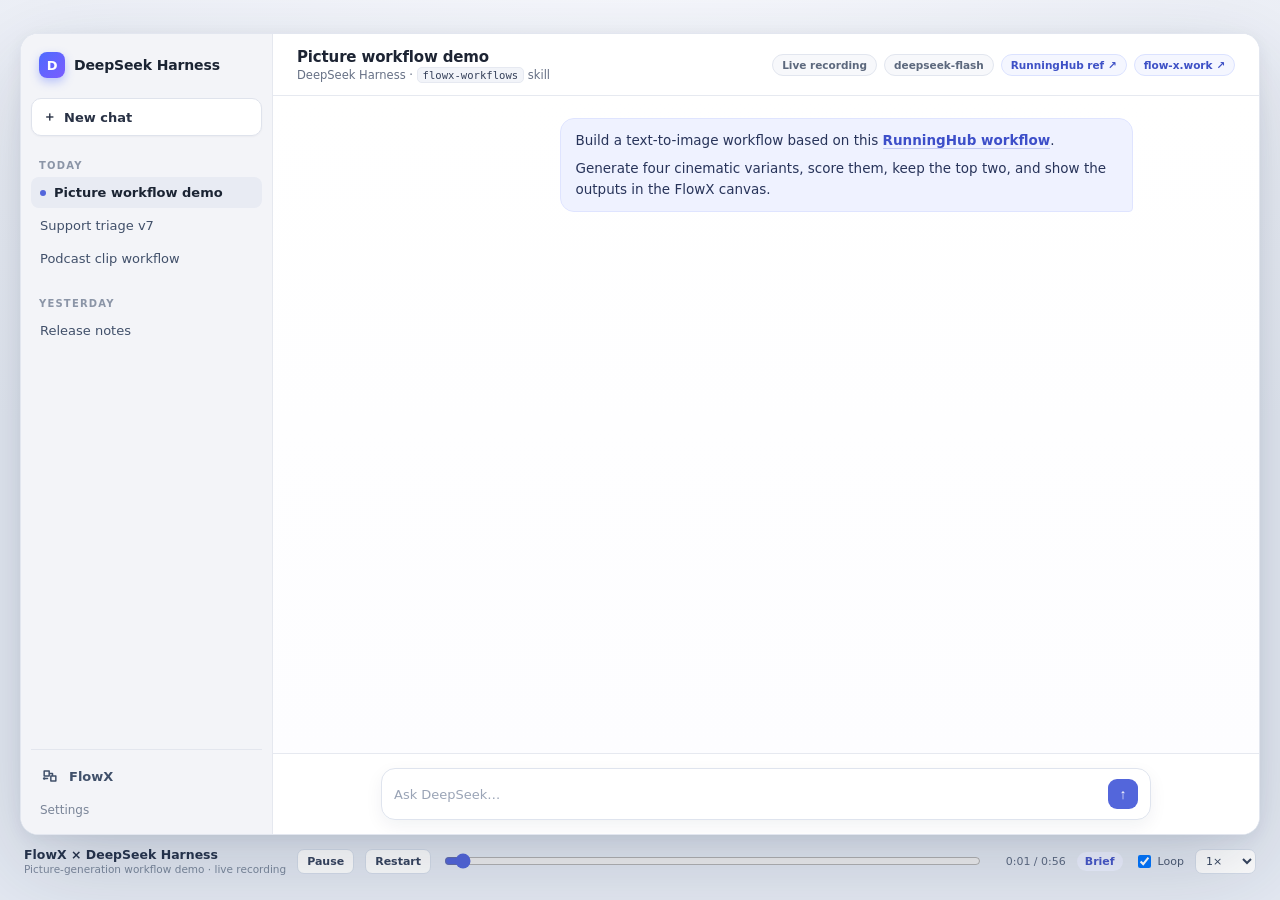
<file: assets/picture-workflow-demo.html>
<!DOCTYPE html>
<!--
  FlowX × DeepSeek Harness picture-generation workflow demo.
  Reference workflow:
  https://www.runninghub.ai/workflow/2122580909429194754 (login-gated).
-->
<html lang="en">
<head>
<meta charset="utf-8">
<meta name="viewport" content="width=device-width, initial-scale=1">
<meta name="color-scheme" content="light">
<meta name="yandex-verification" content="f1fecc89b8e0a217">
<title>FlowX picture workflow demo · DeepSeek Harness</title>
<meta name="description" content="Interactive FlowX example: a DeepSeek Harness session builds, audits, and tests a five-node text-to-image workflow, then renders, scores, and packages the results.">
<link rel="canonical" href="https://www.flow-x.work/assets/picture-workflow-demo.html">
<link rel="icon" type="image/svg+xml" href="flowx-mark.svg">
<meta property="og:type" content="website">
<meta property="og:site_name" content="FlowX">
<meta property="og:url" content="https://www.flow-x.work/assets/picture-workflow-demo.html">
<meta property="og:title" content="FlowX picture workflow demo · DeepSeek Harness">
<meta property="og:description" content="Watch FlowX turn a text-to-image brief into a tested five-node workflow with DeepSeek Harness.">
<meta property="og:image" content="https://www.flow-x.work/assets/social-card.png">
<meta name="twitter:card" content="summary_large_image">
<meta name="twitter:title" content="FlowX picture workflow demo · DeepSeek Harness">
<meta name="twitter:description" content="Watch FlowX turn a text-to-image brief into a tested five-node workflow with DeepSeek Harness.">
<meta name="twitter:image" content="https://www.flow-x.work/assets/social-card.png">
<style>
  :root{
    --ink:#171b26; --text:#1d2433; --muted:#667085; --faint:#98a2b3;
    --line:#e6e9f0; --soft:#f4f6fa; --panel:#fff;
    --blue:#5366db; --blue-soft:#eef2ff; --green:#16a34a; --run:#3b82f6;
    --flowx-bg:#f5f8fc; --flowx-ink:#192a44; --flowx-muted:#5d6e87; --flowx-line:#dce5f3;
  }
  *{box-sizing:border-box}
  [hidden]{display:none!important}
  html,body{height:100%}
  body{
    margin:0;color:var(--text);
    font-family:Inter,ui-sans-serif,system-ui,-apple-system,"Segoe UI",Arial,sans-serif;
    background:radial-gradient(1200px 620px at 50% -12%,#fafbff 0%,#edf0f7 52%,#e4e9f2 100%);
    -webkit-font-smoothing:antialiased;
  }
  .demo{min-height:100%;display:flex;flex-direction:column;align-items:center;justify-content:center;gap:12px;padding:22px 20px 14px}
  .app{
    position:relative;display:flex;width:min(1440px,100%);
    height:min(860px,calc(100vh - 98px));min-height:600px;background:#fff;
    border:1px solid #e2e6ef;border-radius:18px;overflow:hidden;
    box-shadow:0 30px 90px rgba(23,38,66,.18),0 4px 16px rgba(23,38,66,.06);
  }
  /* ---------- Harness shell ---------- */
  .sidebar{
    width:252px;flex:0 0 252px;background:#f3f4f8;border-right:1px solid #e5e8ef;
    padding:14px 10px 10px;display:flex;flex-direction:column;gap:10px;
  }
  .brand{display:flex;align-items:center;gap:9px;padding:4px 8px 10px;font-weight:800;font-size:14px;letter-spacing:-.01em;color:#1b2433}
  .brand-mark{
    width:26px;height:26px;border-radius:8px;background:linear-gradient(135deg,#4d6bfe,#7b5cff);
    color:#fff;display:grid;place-items:center;font-size:13px;font-weight:800;
    box-shadow:0 4px 10px rgba(77,107,254,.35);
  }
  .new-chat{
    display:flex;align-items:center;gap:8px;border:1px solid #dfe3ec;background:#fff;color:#283144;
    border-radius:10px;padding:9px 11px;font:inherit;font-size:13px;font-weight:700;cursor:pointer;
    box-shadow:0 1px 2px rgba(20,30,50,.04);
  }
  .nav-section{display:grid;gap:2px;margin-top:6px}
  .nav-label{margin:8px 8px 4px;font-size:10px;font-weight:800;letter-spacing:.12em;text-transform:uppercase;color:#8b95a7}
  .thread{
    border:0;background:transparent;text-align:left;padding:8px 9px;border-radius:8px;
    font:inherit;font-size:13px;color:#41506a;cursor:pointer;display:flex;align-items:center;gap:8px;
    white-space:nowrap;overflow:hidden;text-overflow:ellipsis;
  }
  .thread.active{background:#e8ebf3;color:#1b2433;font-weight:700}
  .thread-dot{width:6px;height:6px;border-radius:99px;background:#5366db;flex:0 0 auto}
  .sidebar-foot{margin-top:auto;display:grid;gap:2px;padding-top:8px;border-top:1px solid #e3e6ee}
  .flowx-launcher{
    display:flex;align-items:center;gap:9px;border:0;background:transparent;color:#40506a;
    border-radius:9px;padding:8px 9px;font:inherit;font-size:13px;font-weight:700;cursor:pointer;
  }
  .flowx-launcher.active{background:rgba(100,115,210,.14);color:#2c3a70}
  .flowx-launcher.pulse{animation:pulse 1.1s ease-in-out infinite}
  @keyframes pulse{0%,100%{box-shadow:0 0 0 0 rgba(83,102,219,0)}50%{box-shadow:0 0 0 5px rgba(83,102,219,.16)}}
  .settings-link{border:0;background:transparent;text-align:left;padding:7px 9px;color:#7a8598;font:inherit;font-size:12px;cursor:pointer}
  /* ---------- Conversation ---------- */
  .chat{flex:1;min-width:0;display:flex;flex-direction:column;background:#fff}
  .chat-head{
    height:62px;flex:0 0 62px;display:flex;align-items:center;justify-content:space-between;gap:18px;
    padding:0 24px;border-bottom:1px solid var(--line);background:rgba(255,255,255,.94);
  }
  .chat-head h1{margin:0;font-size:15px;letter-spacing:-.01em}
  .chat-head p{margin:2px 0 0;font-size:11.5px;color:var(--muted)}
  .head-tags{display:flex;align-items:center;gap:7px;flex-wrap:wrap;justify-content:flex-end}
  .pill{
    display:inline-flex;align-items:center;gap:5px;border:1px solid #e2e6ef;background:#f7f8fb;
    color:#5c687d;border-radius:999px;padding:4px 9px;font-size:10.5px;font-weight:700;
    text-decoration:none;white-space:nowrap;
  }
  .pill.link{color:#3e51c6;border-color:#dbe2ff;background:#f4f6ff}
  .chat-scroll{flex:1;overflow-y:auto;scrollbar-width:thin;background:linear-gradient(#fff,#fdfdff)}
  .thread-list{max-width:790px;margin:0 auto;padding:22px 28px 28px;display:flex;flex-direction:column;gap:16px}
  .msg{display:none}
  .msg.on{display:block;animation:rise .32s ease both}
  .msg.user.on{display:flex}
  @keyframes rise{from{opacity:0;transform:translateY(5px)}to{opacity:1;transform:none}}
  .msg.assistant{font-size:14px;line-height:1.62;color:#2a3447}
  .msg.assistant > p{margin:0 0 10px}
  .msg.assistant > p:last-child{margin-bottom:0}
  .msg.user{justify-content:flex-end}
  .bubble{
    max-width:78%;background:#eff2ff;border:1px solid #dfe4ff;border-radius:14px 14px 4px 14px;
    padding:11px 14px;font-size:13.5px;line-height:1.55;color:#28345a;
  }
  .bubble p{margin:0 0 7px}.bubble p:last-child{margin:0}
  .bubble a{color:#3d4fc9;font-weight:600;text-decoration:none;border-bottom:1px solid rgba(61,79,201,.25)}
  code{
    font-family:ui-monospace,SFMono-Regular,Menlo,Consolas,monospace;font-size:.92em;
    background:#f2f4f9;border:1px solid #e6e9f1;border-radius:5px;padding:1px 5px;color:#35405a;
  }
  .msg.assistant code{background:#f5f7fc}
  .card{
    border:1px solid #e4e8f1;border-radius:13px;background:#fff;padding:14px 16px;
    box-shadow:0 2px 8px rgba(20,35,60,.04);margin:10px 0 0;
  }
  .card-head{display:flex;align-items:center;gap:8px;flex-wrap:wrap;margin-bottom:10px}
  .card-kicker{
    font-size:10px;font-weight:800;letter-spacing:.11em;text-transform:uppercase;color:#5b6bd6;
    background:#eef1ff;border-radius:6px;padding:3px 7px;
  }
  .card-head code{background:transparent;border:0;padding:0;color:#5a667d;font-size:11.5px}
  .card-time{margin-left:auto;font-size:11px;color:#8b95a7;font-variant-numeric:tabular-nums}
  .stages{display:grid;gap:6px}
  .stage{
    display:grid;grid-template-columns:18px 1fr auto;align-items:center;gap:9px;padding:6px 8px;
    border-radius:8px;background:#fafbfe;border:1px solid #eef1f7;font-size:12.5px;
  }
  .stage strong{font-size:12.5px;color:#2d3a50}
  .stage span{display:block;color:#7a869b;font-size:11px}
  .stage em{font-style:normal;font-size:11px;color:#8b95a7;font-variant-numeric:tabular-nums}
  .stage-icon{
    width:16px;height:16px;border-radius:99px;border:2px solid #d6dce8;display:grid;place-items:center;
    color:transparent;font-size:10px;font-weight:900;
  }
  .stage[data-state=active]{background:#f3f6ff;border-color:#dfe5ff}
  .stage[data-state=active] .stage-icon{border-color:#5366db;border-top-color:transparent;animation:spin .7s linear infinite}
  .stage[data-state=done] .stage-icon{background:#e8f7ee;border-color:#b9e7c8;color:#15803d}
  .stage[data-state=done] .stage-icon::after{content:"✓"}
  @keyframes spin{to{transform:rotate(360deg)}}
  .kv{display:grid;grid-template-columns:72px 1fr;gap:10px;padding:6px 0;border-top:1px dashed #edf0f6;font-size:12.5px;color:#4a5870}
  .kv:first-of-type{border-top:0}
  .kv > span{font-weight:800;color:#6a778e;font-size:10.5px;letter-spacing:.04em;text-transform:uppercase;padding-top:2px}
  .kv p{margin:0}
  .note{font-size:12px;color:#77839a;margin:8px 0 0}
  .chips{display:flex;flex-wrap:wrap;align-items:center;gap:6px}
  .chip{
    display:inline-flex;align-items:center;gap:5px;background:#f4f6ff;border:1px solid #dde3ff;color:#3d4c8e;
    border-radius:7px;padding:5px 8px;font-family:ui-monospace,SFMono-Regular,Menlo,monospace;font-size:11px;font-weight:700;
  }
  .chip i{width:6px;height:6px;border-radius:99px;background:#7181eb}
  .arrow{color:#a5b0c4;font-size:11px}
  .run-nodes{display:grid;gap:4px}
  .run-node{display:grid;grid-template-columns:10px 1fr auto;gap:9px;align-items:center;padding:5px 7px;border-radius:7px;font-size:12px}
  .run-node:nth-child(odd){background:#fafbfe}
  .run-node .dot{width:7px;height:7px;border-radius:99px;background:#c6cddb}
  .run-node[data-state=running] .dot{background:#3b82f6;box-shadow:0 0 0 3px rgba(59,130,246,.14)}
  .run-node[data-state=completed] .dot{background:#16a34a}
  .run-node .name{font-family:ui-monospace,SFMono-Regular,Menlo,monospace;font-size:11.5px;color:#35425a}
  .run-node .meta{color:#8b95a7;font-size:10.5px;font-variant-numeric:tabular-nums}
  .run-progress{display:flex;align-items:center;gap:10px;margin-top:10px;font-size:10.5px;color:#7c889d}
  .bar{flex:1;height:5px;border-radius:99px;background:#edf0f6;overflow:hidden}
  .bar i{display:block;height:100%;width:0;background:linear-gradient(90deg,#7d8cf2,#5366db);border-radius:99px;transition:width .18s linear}
  .run-strip{display:flex;gap:6px;margin-top:10px}
  .thumb{
    position:relative;width:58px;height:58px;border-radius:8px;overflow:hidden;border:1px solid #e1e6f0;
    background:#f2f5fa;opacity:.35;transition:opacity .25s ease;
  }
  .thumb.on{opacity:1}
  .thumb svg{display:block;width:100%;height:100%}
  .thumb b{
    position:absolute;left:3px;top:3px;width:14px;height:14px;border-radius:99px;background:rgba(17,25,40,.72);
    color:#fff;font-size:8px;display:grid;place-items:center;
  }
  .thumb.pick{border-color:#16a34a;box-shadow:0 0 0 1px #16a34a}
  .thumb.pick::after{
    content:"kept";position:absolute;right:3px;bottom:3px;background:#16a34a;color:#fff;font-size:7px;
    font-weight:800;border-radius:99px;padding:1px 4px;
  }
  .result-card{display:grid;grid-template-columns:180px 1fr;gap:14px;border:1px solid #e2e7f0;border-radius:13px;padding:10px;background:#fff;margin-top:10px}
  .result-card .hero{height:132px;border-radius:9px;overflow:hidden;background:#0f172a;cursor:zoom-in}
  .result-card .hero svg{width:100%;height:100%;display:block}
  .result-card h3{margin:2px 0 6px;font-size:13px}
  .result-card p{margin:0 0 6px;font-size:12px;color:#4a5870}
  .paths{font-family:ui-monospace,SFMono-Regular,Menlo,monospace;font-size:10px;color:#6d7a90;line-height:1.5;word-break:break-all}
  .composer{flex:0 0 76px;border-top:1px solid var(--line);padding:14px 24px;background:#fff;display:flex;justify-content:center}
  .composer-box{
    width:100%;max-width:770px;border:1px solid #dfe4ee;border-radius:14px;
    box-shadow:0 6px 18px rgba(20,35,60,.06);display:flex;align-items:center;gap:10px;padding:10px 12px;background:#fff;
  }
  .composer-box .ph{flex:1;color:#9aa4b6;font-size:13px}
  .composer-box .send{width:30px;height:30px;border-radius:9px;background:#5366db;color:#fff;display:grid;place-items:center;border:0;font-size:14px}
  /* ---------- FlowX plugin overlay ---------- */
  .flowx-overlay{
    position:absolute;z-index:20;top:8px;bottom:8px;left:8px;width:min(680px,calc(100% - 16px));
    background:var(--flowx-bg);color:var(--flowx-ink);border:1px solid var(--flowx-line);border-radius:16px;
    box-shadow:0 20px 70px rgba(17,33,61,.25);font-size:14px;overflow-y:auto;overflow-x:hidden;
    transition:width .28s ease,opacity .2s ease,transform .2s ease;scrollbar-width:thin;
    opacity:0;visibility:hidden;transform:translateX(-10px);pointer-events:none;
  }
  .flowx-overlay.open{opacity:1;visibility:visible;transform:none;pointer-events:auto}
  .flowx-overlay.expanded{width:calc(100% - 16px)}
  .fx-content{padding:18px;display:grid;gap:14px}
  .fx-head{display:flex;justify-content:space-between;align-items:flex-start;gap:12px}
  .fx-eyebrow{margin:0 0 5px;color:#5366cc;font-size:10px;font-weight:800;letter-spacing:.12em;text-transform:uppercase}
  .fx-head h1{margin:0 0 4px;font-size:22px;letter-spacing:-.04em;color:var(--flowx-ink)}
  .fx-head p{margin:0;color:var(--flowx-muted);font-size:12.5px;line-height:1.5;max-width:330px}
  .fx-row{display:flex;flex-wrap:wrap;align-items:center;gap:8px}
  .fx-btn{
    border:1px solid #d5dff0;background:#fff;color:#324864;border-radius:8px;padding:7px 10px;
    font:inherit;font-size:12.5px;font-weight:700;cursor:pointer;
  }
  .fx-btn:hover{background:#f7faff}
  .fx-btn.primary{background:#5366db;border-color:#5366db;color:#fff}
  .fx-btn.busy{opacity:.75;cursor:progress}
  .fx-card{background:#fff;border:1px solid #e1e8f2;border-radius:13px;padding:14px 16px;min-width:0}
  .fx-card h2{margin:0 0 8px;font-size:15.5px;letter-spacing:-.02em}
  .fx-muted{margin:0;color:var(--flowx-muted);font-size:12px;line-height:1.5}
  .fx-workflows{display:grid;grid-template-columns:1fr 1fr;gap:6px}
  .wf{
    display:block;width:100%;text-align:left;border:1px solid #e1e8f2;background:#fff;border-radius:8px;
    padding:7px 9px;font:inherit;font-size:12.5px;font-weight:700;color:#324864;cursor:pointer;
  }
  .wf small{display:block;font-weight:400;color:var(--flowx-muted);font-size:10.5px;margin-top:2px}
  .wf.selected{background:#f0f3ff;border-color:#d5dcff}
  .fx-explorer-head{display:flex;align-items:center;justify-content:space-between;gap:10px;margin-bottom:4px}
  .fx-artifacts{display:flex;flex-wrap:wrap;gap:6px;margin:8px 0 4px}
  .canvas-head{display:flex;align-items:center;justify-content:space-between;gap:10px;flex-wrap:wrap;margin:10px 0 6px}
  .canvas-head h3{margin:0;font-size:14px}
  .fx-select{
    border:1px solid #cfd9e8;border-radius:8px;padding:5px 8px;color:var(--flowx-ink);
    font:inherit;font-size:11px;background:#fff;max-width:252px;
  }
  .fx-badge{display:inline-block;border-radius:999px;padding:2px 8px;font-size:10.5px;font-weight:700;background:#edf2ff;color:#3b4cc0}
  .fx-badge.run{background:#eef5ff;color:#1d4ed8}
  .fx-badge.done{background:#eafaf0;color:#15803d}
  .canvas-viewport{
    position:relative;height:370px;overflow:auto;border:1px solid #edf1f8;border-radius:12px;
    background:radial-gradient(#dce4f2 1px,#f8faff 1px);background-size:18px 18px;scrollbar-width:thin;
  }
  .flowx-overlay.expanded .canvas-viewport{height:460px}
  .canvas-sizer{position:relative;min-width:100%;min-height:100%}
  .canvas-world{position:absolute;left:0;top:0;transform-origin:0 0}
  .edge-layer{position:absolute;left:0;top:0;overflow:visible;pointer-events:none}
  .node{
    position:absolute;width:236px;min-height:68px;box-sizing:border-box;padding:12px;border-radius:12px;
    border:1px solid var(--flowx-line);background:#fff;box-shadow:0 8px 20px rgba(25,42,68,.08);
    cursor:pointer;transition:border-color .15s ease,background .15s ease;
  }
  .node.selected{border:2px solid #6071df;background:#eef0ff;padding:11px}
  .node-head{display:flex;align-items:center;gap:7px;min-height:20px}
  .node-dot{width:9px;height:9px;border-radius:99px;background:#7181eb;flex:0 0 auto}
  .node[data-status=running] .node-dot{background:#3b82f6;box-shadow:0 0 0 3px rgba(59,130,246,.16)}
  .node[data-status=completed] .node-dot{background:#16a34a}
  .node[data-status=pending] .node-dot{background:#7181eb}
  .node-name{font-weight:700;font-size:13px;color:#223451;white-space:nowrap;overflow:hidden;text-overflow:ellipsis}
  .node-status{margin-left:auto;font-size:9.5px;font-weight:800;color:#7181eb;text-transform:lowercase}
  .node[data-status=running] .node-status{color:#2563eb}
  .node[data-status=completed] .node-status{color:#15803d}
  .node-body{display:none;margin-top:9px}
  .node.has-card .node-body{display:block}
  .node-prompt{
    background:#f3f6fc;border:1px solid #e3eaf6;border-radius:7px;padding:6px 8px;font-size:11px;
    line-height:1.4;color:#2b3e5e;max-height:62px;overflow:hidden;
    display:-webkit-box;-webkit-line-clamp:3;-webkit-box-orient:vertical;
  }
  .node-shot{border-radius:8px;overflow:hidden;border:1px solid #e2e8f4;background:#0f172a}
  .node-shot svg{display:block;width:100%;height:104px}
  .node-shot .shot-meta{display:flex;justify-content:space-between;align-items:center;padding:4px 8px;background:#f8faff;font-size:10px;color:#4c5d77}
  .shot-tag{font-weight:700;color:#5366db}
  .shot-tag.running{color:#2563eb}
  .node-progress{height:3px;background:#e8edf7}
  .node-progress i{display:block;height:100%;background:#3b82f6}
  .node-detail{margin-top:10px;padding:10px 12px;border:1px solid #e3e9f5;border-radius:10px;font-size:11.5px;color:var(--flowx-muted);line-height:1.5;background:#fff}
  .node-detail strong{display:block;color:#223451;font-size:12.5px;margin-bottom:3px}
  .node-detail .fine{margin-top:4px;color:#7b879b;font-size:10.5px}
  .sync-notice{margin:8px 0 0;font-size:11px;color:var(--flowx-muted);display:flex;align-items:center;gap:6px;min-height:16px}
  .sync-notice.busy{color:#1d4ed8}
  .sync-notice.done{color:#15803d}
  .sync-dot{width:7px;height:7px;border-radius:99px;background:#7181eb;flex:0 0 auto}
  .sync-notice.busy .sync-dot{background:#3b82f6;animation:blink .9s infinite}
  .sync-notice.done .sync-dot{background:#16a34a}
  @keyframes blink{50%{opacity:.35}}
  .folder{margin-top:10px}
  .folder h3{margin:0 0 4px;font-size:13px}
  .folder-tree{
    margin-top:8px;border:1px solid #e9eef7;border-radius:9px;background:#fbfcff;padding:8px 10px;
    font-family:ui-monospace,SFMono-Regular,Menlo,monospace;font-size:10.5px;line-height:1.7;color:var(--flowx-muted);
  }
  .folder-tree b{color:#324864;font-weight:700}
  .folder-tree .ind{color:#a2adc0}
  .contact-queued{animation:shimmer 1.15s ease-in-out infinite}
  @keyframes shimmer{0%,100%{opacity:.28}50%{opacity:.68}}
  .toast{
    position:absolute;left:50%;bottom:20px;transform:translateX(-50%) translateY(8px);
    background:#192a44;color:#fff;font-size:12px;font-weight:600;border-radius:999px;padding:8px 14px;
    box-shadow:0 12px 30px rgba(17,33,61,.3);opacity:0;visibility:hidden;transition:.2s ease;z-index:30;
    pointer-events:none;white-space:nowrap;max-width:calc(100% - 40px);overflow:hidden;text-overflow:ellipsis;
  }
  .toast.on{opacity:1;visibility:visible;transform:translateX(-50%)}
  .lightbox{
    position:absolute;inset:0;z-index:40;background:rgba(10,18,32,.72);display:flex;align-items:center;
    justify-content:center;padding:24px;
  }
  .lightbox-card{
    background:#fff;border-radius:14px;padding:12px;max-width:min(860px,94%);max-height:92%;
    display:flex;flex-direction:column;gap:10px;box-shadow:0 30px 80px rgba(0,0,0,.35);
  }
  .lightbox-head{display:flex;align-items:center;justify-content:space-between;gap:16px;font-size:12.5px;color:#324864}
  .lightbox-media{overflow:auto;border-radius:10px;background:#0f172a;display:flex;justify-content:center}
  .lightbox-media svg{display:block;width:auto;height:min(66vh,720px);max-width:100%}
  /* ---------- Controls ---------- */
  .controls{
    width:min(1440px,100%);display:flex;align-items:center;gap:11px;flex-wrap:wrap;padding:0 4px;
    color:#4c5a72;font-size:11px;
  }
  .controls-title{display:grid;gap:1px;min-width:230px}
  .controls-title strong{font-size:12.5px;color:#26334b}
  .controls-title span{font-size:10.5px;color:#7b879b}
  .controls button{
    border:1px solid #d6deea;background:#fff;border-radius:7px;padding:5px 9px;font:inherit;font-size:11px;
    font-weight:700;color:#36445e;cursor:pointer;
  }
  .controls button:hover{background:#f8faff}
  .controls input[type=range]{flex:1;min-width:150px;accent-color:#5366db}
  .controls .time{font-variant-numeric:tabular-nums;color:#5d6b82;min-width:72px;text-align:right}
  .controls .phase{background:#eef1ff;color:#4657c9;border-radius:999px;padding:3px 8px;font-weight:700;white-space:nowrap}
  .controls label{display:flex;align-items:center;gap:4px;cursor:pointer}
  .controls select{border:1px solid #d6deea;background:#fff;border-radius:7px;padding:4px 6px;font:inherit;font-size:11px;color:#36445e}
  @media (max-width:860px){
    .sidebar{display:none}
    .flowx-overlay{width:calc(100% - 16px)}
    .result-card{grid-template-columns:1fr}
    .result-card .hero{height:150px}
    .thread-list{max-width:none}
  }
  @media (max-width:720px){
    .demo{padding:10px}
    .app{height:calc(100vh - 92px);border-radius:12px}
    .thread-list{padding:16px}
    .chat-head{padding:0 14px}
    .composer{padding:10px 14px}
    .controls-title{min-width:100%}
    .head-tags{display:none}
    .fx-head p{max-width:none}
  }
  @media (prefers-reduced-motion:reduce){
    *{animation:none!important;transition:none!important}
  }
  body.static *{animation:none!important;transition:none!important}
</style>
</head>
<body>
<div class="demo">
  <div class="app" id="app">
    <aside class="sidebar">
      <div class="brand"><span class="brand-mark">D</span><span>DeepSeek Harness</span></div>
      <button class="new-chat" type="button"><span>＋</span> New chat</button>
      <div class="nav-section">
        <p class="nav-label">Today</p>
        <button class="thread active" type="button"><span class="thread-dot"></span> Picture workflow demo</button>
        <button class="thread" type="button">Support triage v7</button>
        <button class="thread" type="button">Podcast clip workflow</button>
      </div>
      <div class="nav-section">
        <p class="nav-label">Yesterday</p>
        <button class="thread" type="button">Release notes</button>
      </div>
      <div class="sidebar-foot">
        <button class="flowx-launcher" id="flowxLauncher" type="button" aria-expanded="false" aria-controls="flowxOverlay" title="Open the FlowX workflow canvas">
          <svg width="20" height="20" viewBox="0 0 24 24" fill="none" aria-hidden="true">
            <path d="M5 6h6v6H5zM13 12h6v6h-6zM11 9h4v3M5 15h4" stroke="currentColor" stroke-width="1.8" stroke-linecap="round" stroke-linejoin="round"/>
            <circle cx="5" cy="15" r="1.5" fill="currentColor"/>
          </svg>
          <span>FlowX</span>
        </button>
        <button class="settings-link" type="button">Settings</button>
      </div>
    </aside>

    <main class="chat">
      <header class="chat-head">
        <div>
          <h1>Picture workflow demo</h1>
          <p>DeepSeek Harness · <code>flowx-workflows</code> skill</p>
        </div>
        <div class="head-tags">
          <span class="pill">Live recording</span>
          <span class="pill">deepseek-flash</span>
          <a class="pill link" href="https://www.runninghub.ai/workflow/2122580909429194754" target="_blank" rel="noreferrer" title="Reference workflow on RunningHub">RunningHub ref ↗</a>
          <a class="pill link" href="../index.html" title="Back to the FlowX website">flow-x.work ↗</a>
        </div>
      </header>

      <div class="chat-scroll" id="chatScroll">
        <div class="thread-list">

          <div class="msg user" data-at="0.2">
            <div class="bubble">
              <p>Build a text-to-image workflow based on this <a href="https://www.runninghub.ai/workflow/2122580909429194754" target="_blank" rel="noreferrer">RunningHub workflow</a>.</p>
              <p>Generate four cinematic variants, score them, keep the top two, and show the outputs in the FlowX canvas.</p>
            </div>
          </div>

          <div class="msg assistant" data-at="1.8">
            <p>I'll build a five-node workflow with the <code>flowx-workflows</code> skill, test every node in dry-run, then run it with your scene brief.</p>
            <div class="card build-card">
              <div class="card-head">
                <span class="card-kicker">FlowX skill</span>
                <code>build.py new --name picture_studio</code>
                <span class="card-time" id="buildTime">working…</span>
              </div>
              <div class="stages">
                <div class="stage" data-state="pending" data-start="2.2" data-end="3.6">
                  <span class="stage-icon"></span>
                  <div><strong>Requirement</strong><span>requirement_analysis.md</span></div>
                  <em>—</em>
                </div>
                <div class="stage" data-state="pending" data-start="3.6" data-end="5.4">
                  <span class="stage-icon"></span>
                  <div><strong>Graph</strong><span>workflow.json · 5 nodes</span></div>
                  <em>—</em>
                </div>
                <div class="stage" data-state="pending" data-start="5.4" data-end="13.2" data-nodes-stage="true">
                  <span class="stage-icon"></span>
                  <div><strong>Nodes</strong><span class="stage-detail">5 node tests · dry-run</span></div>
                  <em>—</em>
                </div>
                <div class="stage" data-state="pending" data-start="13.2" data-end="15.6">
                  <span class="stage-icon"></span>
                  <div><strong>Entrypoint</strong><span>main.py + FastAPI service</span></div>
                  <em>—</em>
                </div>
              </div>
              <p class="note">Each stage is generated, audited, and tested before the next one starts.</p>
            </div>
          </div>

          <div class="msg assistant" data-at="5.8">
            <div class="card">
              <div class="card-head">
                <span class="card-kicker">Requirement</span>
                <code>picture_studio</code>
                <span class="card-time">5 nodes</span>
              </div>
              <div class="kv"><span>Goal</span><p>Text-to-image workflow inspired by <a href="https://www.runninghub.ai/workflow/2122580909429194754" target="_blank" rel="noreferrer">RunningHub workflow 2122580909429194754</a>.</p></div>
              <div class="kv"><span>Inputs</span><p><code>scene_brief</code> · square <code>1:1</code> · <code>4</code> variants · seed <code>4815</code></p></div>
              <div class="kv"><span>Outputs</span><p>Four generated images · two finalists · contact sheet and run manifest</p></div>
              <div class="kv"><span>Review</span><p>Score each variant, keep the top two, and package the winners.</p></div>
              <div class="kv"><span>Provider</span><p><code>FLOWX_IMAGE_API_URL</code> · model and key stay in the workflow service <code>.env</code></p></div>
            </div>
          </div>

          <div class="msg assistant" data-at="8.4">
            <div class="card">
              <div class="card-head">
                <span class="card-kicker">Graph</span>
                <code>workflow.json</code>
                <span class="card-time">5 nodes</span>
              </div>
              <div class="chips">
                <span class="chip"><i></i>scene_brief</span><span class="arrow">→</span>
                <span class="chip"><i></i>prompt_design</span><span class="arrow">→</span>
                <span class="chip"><i></i>render_variants</span><span class="arrow">→</span>
                <span class="chip"><i></i>score_and_select</span><span class="arrow">→</span>
                <span class="chip"><i></i>package_outputs</span>
              </div>
              <p class="note">Each node returns a typed card; the FlowX plugin renders prompt, image, and video cards on its canvas.</p>
            </div>
          </div>

          <div class="msg assistant" data-at="12.2">
            <p><code>render_variants</code> calls <code>space.generate_image(...)</code> from <code>flowx_core.media</code> and returns <code>card.kind = "image"</code> with a workflow-relative media path. Node tests run with <code>FLOWX_MEDIA_DRY_RUN=1</code>, so the image provider is only called in the run below.</p>
          </div>

          <div class="msg user" data-at="17.2">
            <div class="bubble">
              <p>Run it with this brief:</p>
              <p><em>A red fox in a misty pine forest at dawn, cinematic, volumetric light.</em></p>
              <p>Keep the top two and show me the canvas.</p>
            </div>
          </div>

          <div class="msg assistant" data-at="18.8">
            <p>The service is up. Each step writes its card into <code>runs/run-20261117-101842/</code>.</p>
            <div class="card run-card">
              <div class="card-head">
                <span class="card-kicker">Run</span>
                <code>run-20261117-101842</code>
                <span class="card-time" id="runState">queued</span>
              </div>
              <div class="run-nodes">
                <div class="run-node" data-run-node="scene_brief"><span class="dot"></span><span class="name">scene_brief</span><span class="meta">queued</span></div>
                <div class="run-node" data-run-node="prompt_design"><span class="dot"></span><span class="name">prompt_design</span><span class="meta">queued</span></div>
                <div class="run-node" data-run-node="render_variants"><span class="dot"></span><span class="name">render_variants</span><span class="meta">queued</span></div>
                <div class="run-node" data-run-node="score_and_select"><span class="dot"></span><span class="name">score_and_select</span><span class="meta">queued</span></div>
                <div class="run-node" data-run-node="package_outputs"><span class="dot"></span><span class="name">package_outputs</span><span class="meta">queued</span></div>
              </div>
              <div class="run-progress">
                <div class="bar"><i id="runBar"></i></div>
                <span id="runProgressLabel">0 / 4 variants</span>
              </div>
              <div class="run-strip" id="runStrip" aria-label="Generated variants"></div>
            </div>
            <p class="note">Image generation is billable.</p>
          </div>

          <div class="msg assistant" data-at="42.6">
            <p>Run complete: four variants, two finalists. All five node cards are journaled under <code>runs/run-20261117-101842/</code>.</p>
          </div>

          <div class="msg assistant" data-at="51.2">
            <p>Done — <code>picture_studio</code> is published at revision 3, and the canvas is in sync with the latest run journal.</p>
            <div class="result-card">
              <div class="hero" id="resultHero" title="Open a larger preview"></div>
              <div>
                <h3>Finalists · C 94 and A 92</h3>
                <p>4 variants · 5 node cards · 19.6s runtime</p>
                <p class="paths">runs/run-20261117-101842/node_outputs/<br>├─ render_variants/contact_sheet.png<br>└─ package_outputs/picture_studio_album.png</p>
                <p class="note">After a future run, open FlowX and select <strong>Sync outputs</strong> to refresh the canvas cards.</p>
              </div>
            </div>
          </div>

        </div>
      </div>

      <footer class="composer">
        <div class="composer-box">
          <span class="ph">Ask DeepSeek…</span>
          <button class="send" type="button" aria-label="Send" title="Send">↑</button>
        </div>
      </footer>
    </main>

    <aside class="flowx-overlay" id="flowxOverlay" role="region" aria-label="FlowX workflow explorer">
      <div class="fx-content">
        <header class="fx-head">
          <div>
            <p class="fx-eyebrow">FlowX · workflow &amp; media canvas</p>
            <h1>Your workflows</h1>
            <p>Explore plans, generated files, and per-node media outputs without leaving your conversation.</p>
          </div>
          <div class="fx-row">
            <button class="fx-btn" id="expandBtn" type="button">Expand canvas</button>
            <button class="fx-btn" id="settingsBtn" type="button">Settings</button>
            <button class="fx-btn" id="closeOverlayBtn" type="button" aria-label="Close FlowX">Close</button>
          </div>
        </header>

        <section class="fx-card" aria-labelledby="fxWorkflowsHeading">
          <div class="fx-explorer-head">
            <h2 id="fxWorkflowsHeading">Workflows</h2>
            <button class="fx-btn" id="refreshBtn" type="button">Refresh</button>
          </div>
          <div class="fx-workflows">
            <button class="wf selected" type="button" aria-pressed="true">picture_studio<small>Published revision 3 · 5 listed nodes</small></button>
            <button class="wf" type="button" data-demo-only>support_triage<small>Published revision 7 · 5 listed nodes</small></button>
          </div>
        </section>

        <section class="fx-card" aria-labelledby="fxExplorerHeading">
          <p class="fx-eyebrow">Workflow explorer</p>
          <div class="fx-explorer-head">
            <h2 id="fxExplorerHeading" style="margin:0">picture_studio</h2>
            <span class="fx-badge">rev 3</span>
          </div>
          <p class="fx-muted">Published workflow revision 3</p>
          <div class="fx-artifacts">
            <button class="fx-btn" type="button" data-demo-only>Requirement</button>
            <button class="fx-btn" type="button" data-demo-only>Main entrypoint</button>
            <button class="fx-btn" type="button" data-demo-only>Graph JSON</button>
            <button class="fx-btn" type="button" data-demo-only>Edit .env</button>
          </div>

          <div class="canvas-head">
            <h3>Current plan dependency graph</h3>
            <div class="fx-row">
              <select class="fx-select" id="runSelect" aria-label="Select workflow run" disabled>
                <option>No run loaded</option>
              </select>
              <span class="fx-badge run" id="runBadge" hidden>Run · running</span>
              <button class="fx-btn primary" id="syncBtn" type="button">Sync outputs</button>
              <button class="fx-btn" id="zoomOutBtn" type="button" aria-label="Zoom out">−</button>
              <span id="zoomLabel" style="font-size:12px;color:#5d6e87;min-width:38px;text-align:center">70%</span>
              <button class="fx-btn" id="zoomInBtn" type="button" aria-label="Zoom in">+</button>
            </div>
          </div>
          <p class="fx-muted" style="font-size:10.5px">Published artifacts may differ after graph-only updates. Cards are read from run journals, not rebuilt from the graph.</p>

          <div class="canvas-viewport" id="canvasViewport">
            <div class="canvas-sizer" id="canvasSizer">
              <div class="canvas-world" id="canvasWorld">
                <svg class="edge-layer" id="edgeLayer" aria-hidden="true"></svg>
              </div>
            </div>
          </div>
          <p class="sync-notice" id="syncNotice"><span class="sync-dot"></span><span id="syncNoticeText">No run loaded. Select Sync outputs to read the latest run journal.</span></p>
          <div class="node-detail" id="nodeDetail" hidden></div>

          <div class="folder">
            <h3>Workflow folder</h3>
            <p class="fx-muted" style="font-size:10.5px">Expand folders and open supported text files.</p>
            <div class="folder-tree">
              <div><span class="ind">▾</span> <b>runs/</b></div>
              <div><span class="ind">&nbsp;&nbsp;▾</span> <b>run-20261117-101842/</b></div>
              <div><span class="ind">&nbsp;&nbsp;&nbsp;&nbsp;</span> manifest.json</div>
              <div><span class="ind">&nbsp;&nbsp;&nbsp;&nbsp;</span> node_outputs/ <span class="ind">· 5 nodes</span></div>
              <div><span class="ind">▸</span> <b>artifacts/</b> <span class="ind">workflow.json · requirement_analysis.md</span></div>
            </div>
          </div>
        </section>
      </div>
    </aside>

    <div class="toast" id="toast" role="status" aria-live="polite"></div>

    <div class="lightbox" id="lightbox" hidden role="dialog" aria-modal="true" aria-label="Media preview">
      <div class="lightbox-card">
        <div class="lightbox-head">
          <strong id="lightboxLabel">Preview</strong>
          <button class="fx-btn" id="lightboxCloseBtn" type="button">Close preview</button>
        </div>
        <div class="lightbox-media" id="lightboxMedia"></div>
      </div>
    </div>
  </div>

  <div class="controls">
    <div class="controls-title">
      <strong>FlowX × DeepSeek Harness</strong>
      <span>Picture-generation workflow demo · live recording</span>
    </div>
    <button id="playBtn" type="button">Pause</button>
    <button id="restartBtn" type="button">Restart</button>
    <input id="scrub" type="range" min="0" max="56" step="0.1" value="0" aria-label="Demo timeline">
    <span class="time" id="timeLabel">0:00 / 0:56</span>
    <span class="phase" id="phaseLabel">Brief</span>
    <label><input id="loopToggle" type="checkbox" checked> Loop</label>
    <select id="speed" aria-label="Playback speed">
      <option value="0.5">0.5×</option>
      <option value="1" selected>1×</option>
      <option value="2">2×</option>
    </select>
  </div>
</div>

<script>
(function () {
  'use strict';

  var $ = function (selector, root) { return (root || document).querySelector(selector); };
  var $$ = function (selector, root) { return Array.prototype.slice.call((root || document).querySelectorAll(selector)); };
  var esc = function (value) {
    return String(value).replace(/[&<>"]/g, function (character) {
      return ({ '&': '&amp;', '<': '&lt;', '>': '&gt;', '"': '&quot;' })[character];
    });
  };

  /* ---------------- Timeline ---------------- */
  var T = {
    buildStart: 1.8,
    buildEnd: 15.6,
    runStart: 19.0,
    runEnd: 38.6,
    open: 28.8,
    sync1: 30.2,
    sync1Done: 31.3,
    sync2: 40.0,
    sync2Done: 41.1,
    expand: 42.2,
    close: 50.5,
    end: 56
  };
  var STAGES = [
    { start: 2.2, end: 3.6, done: '1.4s' },
    { start: 3.6, end: 5.4, done: '1.8s' },
    { start: 5.4, end: 13.2, done: '7.8s' },
    { start: 13.2, end: 15.6, done: '2.4s' }
  ];
  var RUN = [
    { name: 'scene_brief', start: 19.0, end: 19.8, duration: '0.8s' },
    { name: 'prompt_design', start: 19.8, end: 21.2, duration: '1.4s' },
    { name: 'render_variants', start: 21.2, end: 35.2, duration: '14.0s' },
    { name: 'score_and_select', start: 35.2, end: 37.0, duration: '1.8s' },
    { name: 'package_outputs', start: 37.0, end: 38.6, duration: '1.6s' }
  ];

  var VERSION = 'rev 3';
  var RUN_ID = '20261117-101842';
  var RUN_LABEL = 'Run ' + RUN_ID.slice(0, 8) + '-' + RUN_ID.slice(9, 13);
  var VARIANTS = ['A', 'B', 'C', 'D'];
  var SCORES = [92, 87, 94, 81];
  var KEPT = [2, 0];

  /* ---------------- Procedural artwork ---------------- */
  var uidCounter = 0;
  var uid = function () { uidCounter += 1; return uidCounter; };

  function rng(seed) {
    var a = seed >>> 0;
    return function () {
      a |= 0; a = (a + 0x6D2B79F5) | 0;
      var t = Math.imul(a ^ (a >>> 15), 1 | a);
      t = (t + Math.imul(t ^ (t >>> 7), 61 | t)) ^ t;
      return ((t ^ (t >>> 14)) >>> 0) / 4294967296;
    };
  }

  var PALETTES = [
    {
      name: 'Dawn gold', seed: 11,
      sky: ['#101d2c', '#4f5867', '#d99a61', '#f3d3a3'],
      sun: '#ffe1a8', sunX: 470, sunY: 176,
      mountain: ['#3a4652', '#1b2733'],
      trees: ['#1b2a31', '#0f1c21', '#091317'],
      ground: '#0c1517', mist: '#efc18c', tint: '#f1a15e',
      fox: { x: 402, y: 520, s: 1.04, flip: false }
    },
    {
      name: 'Teal mist', seed: 23,
      sky: ['#071a22', '#27545c', '#7faeaa', '#d5e5dc'],
      sun: '#e7f4ea', sunX: 176, sunY: 140,
      mountain: ['#28464b', '#11282d'],
      trees: ['#143338', '#0b2328', '#06161b'],
      ground: '#081616', mist: '#b9ddd7', tint: '#78c2ba',
      fox: { x: 248, y: 526, s: 0.95, flip: true }
    },
    {
      name: 'Violet dusk', seed: 37,
      sky: ['#120f24', '#3c2a51', '#955b79', '#dfa29f'],
      sun: '#ffd0c2', sunX: 520, sunY: 196,
      mountain: ['#43355c', '#211a35'],
      trees: ['#2a2043', '#19132b', '#0f0c1d'],
      ground: '#120f1e', mist: '#d1a3bf', tint: '#bd7fa9',
      fox: { x: 424, y: 524, s: 1.1, flip: false }
    },
    {
      name: 'Ember storm', seed: 51,
      sky: ['#1a0f0d', '#54241b', '#a6492d', '#e3a15e'],
      sun: '#ffbe78', sunX: 320, sunY: 208,
      mountain: ['#593225', '#2b1712'],
      trees: ['#331d17', '#21110d', '#140a08'],
      ground: '#170c0a', mist: '#d18d5d', tint: '#d37641',
      fox: { x: 302, y: 524, s: 1.0, flip: true }
    }
  ];

  function pine(x, baseY, h, color, sway) {
    var half = h * 0.22;
    var lean = (sway - 0.5) * 10;
    var d = '';
    var i;
    for (i = 0; i < 4; i += 1) {
      var top = baseY - h + i * h * 0.17;
      var bottom = baseY - h * 0.42 + i * h * 0.16;
      var w = half * (0.44 + i * 0.2);
      d += 'M' + (x + lean * (i / 4)) + ' ' + top +
        ' L' + (x - w) + ' ' + bottom +
        ' Q' + x + ' ' + (bottom - h * 0.04) + ' ' + (x + w) + ' ' + bottom + ' Z ';
    }
    return '<path d="' + d + '" fill="' + color + '"/>' +
      '<rect x="' + (x - 2) + '" y="' + (baseY - 16) + '" width="4" height="18" fill="' + color + '"/>';
  }

  function treeBand(p, layer, count) {
    var random = rng(p.seed + layer * 101);
    var out = '';
    var i;
    for (i = 0; i < count; i += 1) {
      var x = -42 + i * (724 / count) + (random() - 0.5) * 42;
      var base = 506 + layer * 22 + (random() - 0.5) * 12;
      var h = (118 + random() * 105) * (1 + layer * 0.16);
      out += pine(x, base, h, p.trees[layer], random());
    }
    return out;
  }

  function foxMarkup(p, u) {
    var flip = p.fox.flip ? -p.fox.s : p.fox.s;
    return '<ellipse cx="' + (p.fox.x - 4) + '" cy="' + (p.fox.y + 38) + '" rx="58" ry="9" fill="#05090d" opacity=".38"/>' +
      '<g transform="translate(' + p.fox.x + ',' + p.fox.y + ') scale(' + flip + ',' + p.fox.s + ')">' +
        '<path d="M-24 6 C-48 0 -66 -20 -70 -42 C-50 -36 -36 -28 -26 -16 Z" fill="url(#fox' + u + ')"/>' +
        '<path d="M-70 -42 C-63 -36 -60 -30 -54 -26" stroke="#f2d8b8" stroke-width="8" stroke-linecap="round" fill="none" opacity=".86"/>' +
        '<ellipse cx="-8" cy="0" rx="36" ry="18" fill="url(#fox' + u + ')"/>' +
        '<path d="M-40 8 L-44 34 L-35 34 L-30 10 Z" fill="#9b431a"/>' +
        '<path d="M-15 10 L-17 36 L-8 36 L-5 12 Z" fill="#a84a1d"/>' +
        '<path d="M12 8 L10 34 L19 34 L22 8 Z" fill="#8d3a16"/>' +
        '<path d="M-34 10 L-36 32 L-28 32 L-24 10 Z" fill="#b25220"/>' +
        '<circle cx="26" cy="-16" r="14" fill="url(#fox' + u + ')"/>' +
        '<path d="M16 -27 L12 -43 L25 -31 Z" fill="#b9541f"/>' +
        '<path d="M25 -30 L31 -46 L37 -28 Z" fill="#a8481a"/>' +
        '<path d="M35 -15 L54 -9 L38 1 Z" fill="#8d3a16"/>' +
        '<circle cx="33" cy="-20" r="1.8" fill="#160b06"/>' +
        '<path d="M39 -6 L47 -4" stroke="#2a140c" stroke-width="1.4" opacity=".7"/>' +
        '<path d="M-42 -8 C-24 -17 0 -18 18 -10" stroke="' + p.sun + '" stroke-width="2.4" fill="none" opacity=".5"/>' +
      '</g>';
  }

  function sceneInner(index) {
    var p = PALETTES[index];
    var u = uid();
    var random = rng(p.seed + 7);
    var particles = '';
    var i;
    for (i = 0; i < 12; i += 1) {
      particles += '<circle cx="' + Math.round(random() * 620 + 10) + '" cy="' + Math.round(260 + random() * 220) +
        '" r="' + (0.7 + random() * 1.4).toFixed(1) + '" fill="' + p.sun + '" opacity="' + (0.12 + random() * 0.22).toFixed(2) + '"/>';
    }
    return '<defs>' +
        '<linearGradient id="sky' + u + '" x1="0" y1="0" x2="0" y2="1">' +
          '<stop offset="0" stop-color="' + p.sky[0] + '"/><stop offset=".42" stop-color="' + p.sky[1] + '"/>' +
          '<stop offset=".72" stop-color="' + p.sky[2] + '"/><stop offset="1" stop-color="' + p.sky[3] + '"/>' +
        '</linearGradient>' +
        '<radialGradient id="glow' + u + '"><stop offset="0" stop-color="' + p.sun + '" stop-opacity=".82"/>' +
          '<stop offset=".55" stop-color="' + p.sun + '" stop-opacity=".2"/><stop offset="1" stop-color="' + p.sun + '" stop-opacity="0"/></radialGradient>' +
        '<linearGradient id="mtn' + u + '" x1="0" y1="0" x2="0" y2="1">' +
          '<stop offset="0" stop-color="' + p.mountain[0] + '"/><stop offset="1" stop-color="' + p.mountain[1] + '"/>' +
        '</linearGradient>' +
        '<linearGradient id="fox' + u + '" x1="0" y1="0" x2="1" y2="1">' +
          '<stop offset="0" stop-color="#f1914c"/><stop offset=".55" stop-color="#d26027"/><stop offset="1" stop-color="#8a3815"/>' +
        '</linearGradient>' +
        '<radialGradient id="vig' + u + '" cx=".5" cy=".45" r=".78">' +
          '<stop offset=".55" stop-color="#000" stop-opacity="0"/><stop offset="1" stop-color="#04070b" stop-opacity=".55"/>' +
        '</radialGradient>' +
        '<filter id="blur' + u + '"><feGaussianBlur stdDeviation="16"/></filter>' +
      '</defs>' +
      '<rect width="640" height="640" fill="url(#sky' + u + ')"/>' +
      '<circle cx="' + p.sunX + '" cy="' + p.sunY + '" r="132" fill="url(#glow' + u + ')"/>' +
      '<circle cx="' + p.sunX + '" cy="' + p.sunY + '" r="34" fill="' + p.sun + '" opacity=".92"/>' +
      '<path d="M0 408 L72 330 L146 374 L232 292 L322 368 L412 316 L502 364 L578 320 L640 352 L640 640 L0 640 Z" fill="url(#mtn' + u + ')" opacity=".94"/>' +
      '<path d="M0 408 L72 330 L146 374 L232 292 L322 368 L412 316 L502 364 L578 320 L640 352" stroke="' + p.sky[3] + '" stroke-opacity=".22" fill="none"/>' +
      '<path d="M0 462 L96 396 L186 444 L276 386 L376 448 L474 402 L562 442 L640 408 L640 640 L0 640 Z" fill="' + p.mountain[1] + '" opacity=".85"/>' +
      '<rect x="0" y="496" width="640" height="144" fill="' + p.ground + '"/>' +
      treeBand(p, 0, 13) +
      '<g filter="url(#blur' + u + ')" opacity=".55">' +
        '<ellipse cx="160" cy="470" rx="286" ry="34" fill="' + p.mist + '"/>' +
        '<ellipse cx="506" cy="492" rx="326" ry="38" fill="' + p.mist + '"/>' +
      '</g>' +
      treeBand(p, 1, 9) +
      '<g filter="url(#blur' + u + ')" opacity=".36"><ellipse cx="330" cy="520" rx="360" ry="30" fill="' + p.mist + '"/></g>' +
      treeBand(p, 2, 7) +
      '<path d="M0 566 C110 548 212 578 322 562 C440 544 536 572 640 552 L640 640 L0 640 Z" fill="' + p.ground + '" opacity=".96"/>' +
      particles +
      foxMarkup(p, u) +
      '<path d="M0 602 C96 584 176 612 268 596 C374 578 474 606 566 588 C602 582 626 588 640 584 L640 640 L0 640 Z" fill="#060c0f" opacity=".9"/>' +
      '<rect width="640" height="640" fill="' + p.tint + '" opacity=".045"/>' +
      '<rect width="640" height="640" fill="url(#vig' + u + ')"/>';
  }

  function sceneSVG(index, label) {
    return '<svg viewBox="0 0 640 640" preserveAspectRatio="xMidYMid slice" role="img" aria-label="' + esc(label) + '">' +
      sceneInner(index) + '</svg>';
  }

  function contactSheetSVG(count) {
    var cells = '';
    var i;
    for (i = 0; i < 4; i += 1) {
      var x = (i % 2) * 320;
      var y = Math.floor(i / 2) * 210;
      if (i >= count) {
        cells += '<g><rect x="' + x + '" y="' + y + '" width="320" height="210" fill="#101a28"/>' +
          '<rect class="contact-queued" x="' + (x + 86) + '" y="' + (y + 78) + '" width="148" height="54" rx="10" fill="#ffffff" fill-opacity=".1"/>' +
          '<text x="' + (x + 160) + '" y="' + (y + 111) + '" text-anchor="middle" font-family="Arial,sans-serif" font-size="11" fill="#93a4bb">queued</text></g>';
        continue;
      }
      cells += '<g><svg x="' + x + '" y="' + y + '" width="320" height="210" viewBox="0 0 640 640" preserveAspectRatio="xMidYMid slice">' +
        sceneInner(i) + '</svg>' +
        '<rect x="' + (x + 11) + '" y="' + (y + 11) + '" width="24" height="24" rx="7" fill="rgba(8,12,20,.78)" stroke="rgba(255,255,255,.22)"/>' +
        '<text x="' + (x + 23) + '" y="' + (y + 27) + '" text-anchor="middle" font-family="Arial,sans-serif" font-size="11" font-weight="700" fill="#fff">' + VARIANTS[i] + '</text></g>';
    }
    return '<svg viewBox="0 0 640 420" preserveAspectRatio="xMidYMid slice" role="img" aria-label="Four cinematic variants contact sheet">' +
      cells +
      '<rect x="319" y="0" width="2" height="420" fill="#0b1220" opacity=".55"/>' +
      '<rect x="0" y="209" width="640" height="2" fill="#0b1220" opacity=".55"/>' +
      '</svg>';
  }

  function finalistsSVG() {
    return '<svg viewBox="0 0 640 320" preserveAspectRatio="xMidYMid slice" role="img" aria-label="Finalists C and A">' +
      '<svg x="0" y="0" width="320" height="320" viewBox="0 0 640 640" preserveAspectRatio="xMidYMid slice">' + sceneInner(2) + '</svg>' +
      '<svg x="320" y="0" width="320" height="320" viewBox="0 0 640 640" preserveAspectRatio="xMidYMid slice">' + sceneInner(0) + '</svg>' +
      '<rect x="319" y="0" width="2" height="320" fill="#0b1220" opacity=".55"/>' +
      '<rect x="10" y="10" width="66" height="24" rx="7" fill="rgba(8,12,20,.62)"/>' +
      '<text x="43" y="26" text-anchor="middle" font-family="Arial,sans-serif" font-size="10" font-weight="700" fill="#e8ffe8">C · 94</text>' +
      '<rect x="330" y="10" width="66" height="24" rx="7" fill="rgba(8,12,20,.62)"/>' +
      '<text x="363" y="26" text-anchor="middle" font-family="Arial,sans-serif" font-size="10" font-weight="700" fill="#e8ffe8">A · 92</text>' +
      '</svg>';
  }

  function albumSVG() {
    return '<svg viewBox="0 0 640 420" preserveAspectRatio="xMidYMid slice" role="img" aria-label="Selected variant C, score 94">' +
      '<svg x="0" y="0" width="640" height="420" viewBox="0 0 640 640" preserveAspectRatio="xMidYMid slice">' + sceneInner(2) + '</svg>' +
      '<rect x="14" y="14" width="74" height="26" rx="8" fill="rgba(8,12,20,.62)"/>' +
      '<text x="51" y="31" text-anchor="middle" font-family="Arial,sans-serif" font-size="10" font-weight="700" fill="#e8ffe8">C · 94</text>' +
      '</svg>';
  }

  /* ---------------- Graph data ---------------- */
  var NODES = [
    {
      name: 'scene_brief', x: 24, y: 24, deps: [],
      desc: 'Normalize the scene brief, aspect ratio, variant count, and seed into a typed input.',
      preview: { kind: 'prompt', text: 'A red fox in a misty pine forest at dawn. Square 1:1 · 4 variants · seed 4815.' }
    },
    {
      name: 'prompt_design', x: 320, y: 24, deps: ['scene_brief'],
      desc: 'Expand the brief into a positive prompt, negative prompt, and camera notes.',
      preview: { kind: 'prompt', text: 'Cinematic wildlife photograph, red fox, misty pine forest, dawn rim light, volumetric fog, 35mm, shallow depth of field. Negative: text, watermark.' }
    },
    {
      name: 'render_variants', x: 616, y: 24, deps: ['prompt_design'],
      desc: 'Generate four image variants through flowx_core.media and return an image card.',
      preview: { kind: 'image' }
    },
    {
      name: 'score_and_select', x: 616, y: 270, deps: ['render_variants'],
      desc: 'Score the four variants, keep the top two, and journal the selection.',
      preview: { kind: 'prompt', text: 'C 94 · A 92 · B 87 · D 81 — keep C and A. Selection recorded in the run journal.' }
    },
    {
      name: 'package_outputs', x: 912, y: 270, deps: ['score_and_select'],
      desc: 'Write the finalists, contact sheet, and run manifest into the output folder.',
      preview: { kind: 'image' }
    }
  ];
  var WORLD_W = 1196;
  var WORLD_H = 500;
  var CARD_W = 236;

  var RUN_BY_NAME = {};
  RUN.forEach(function (item) { RUN_BY_NAME[item.name] = item; });

  function stateAt(name, time) {
    var item = RUN_BY_NAME[name];
    if (!item || time === null || time === undefined || time < item.start) return { status: 'pending', progress: 0 };
    if (time >= item.end) return { status: 'completed', progress: 1 };
    return { status: 'running', progress: (time - item.start) / (item.end - item.start) };
  }

  function previewMarkup(node, state) {
    if (!node.preview || state === 'none') return '';
    if (node.preview.kind === 'prompt') {
      return '<div class="node-prompt">' + esc(node.preview.text) + '</div>';
    }
    if (node.name === 'render_variants') {
      if (state === 'partial') {
        return '<div class="node-shot" data-media="render">' + contactSheetSVG(2) +
          '<div class="node-progress"><i style="width:64%"></i></div>' +
          '<div class="shot-meta"><span>2 / 4 variants</span><span class="shot-tag running">running</span></div></div>';
      }
      return '<div class="node-shot" data-media="render">' + contactSheetSVG(4) +
        '<div class="shot-meta"><span>640×420</span><span class="shot-tag">image</span></div></div>';
    }
    if (node.name === 'package_outputs') {
      return '<div class="node-shot" data-media="album">' + albumSVG() +
        '<div class="shot-meta"><span>640×420</span><span class="shot-tag">image</span></div></div>';
    }
    return '';
  }

  function edgeMarkup(from, to) {
    var x1 = from.x + CARD_W;
    var y1 = from.y + 34;
    var x2 = to.x;
    var y2 = to.y + 34;
    var d;
    if (Math.abs(x2 - x1) < 40) {
      var midY = (y1 + y2) / 2;
      d = 'M ' + x1 + ' ' + y1 + ' C ' + (x1 + 48) + ' ' + midY + ', ' + (x2 + 48) + ' ' + midY + ', ' + x2 + ' ' + y2;
    } else {
      var bend = Math.max(36, Math.abs(x2 - x1) / 2);
      d = 'M ' + x1 + ' ' + y1 + ' C ' + (x1 + bend) + ' ' + y1 + ', ' + (x2 - bend) + ' ' + y2 + ', ' + x2 + ' ' + y2;
    }
    return '<g><path d="' + d + '" stroke="#8ea0df" stroke-width="2.2" fill="none"/>' +
      '<path d="M ' + (x2 - 7) + ' ' + (y2 - 4) + ' L ' + x2 + ' ' + y2 + ' L ' + (x2 - 7) + ' ' + (y2 + 4) + '" stroke="#8ea0df" stroke-width="2.2" fill="none"/></g>';
  }

  /* ---------------- DOM setup ---------------- */
  var els = {
    app: $('#app'),
    overlay: $('#flowxOverlay'),
    launcher: $('#flowxLauncher'),
    expandBtn: $('#expandBtn'),
    closeOverlayBtn: $('#closeOverlayBtn'),
    syncBtn: $('#syncBtn'),
    runSelect: $('#runSelect'),
    runBadge: $('#runBadge'),
    zoomLabel: $('#zoomLabel'),
    zoomOutBtn: $('#zoomOutBtn'),
    zoomInBtn: $('#zoomInBtn'),
    canvasViewport: $('#canvasViewport'),
    canvasSizer: $('#canvasSizer'),
    canvasWorld: $('#canvasWorld'),
    edgeLayer: $('#edgeLayer'),
    syncNotice: $('#syncNotice'),
    syncNoticeText: $('#syncNoticeText'),
    nodeDetail: $('#nodeDetail'),
    buildTime: $('#buildTime'),
    runState: $('#runState'),
    runBar: $('#runBar'),
    runProgressLabel: $('#runProgressLabel'),
    runStrip: $('#runStrip'),
    resultHero: $('#resultHero'),
    lightbox: $('#lightbox'),
    lightboxMedia: $('#lightboxMedia'),
    lightboxLabel: $('#lightboxLabel'),
    lightboxCloseBtn: $('#lightboxCloseBtn'),
    toast: $('#toast'),
    playBtn: $('#playBtn'),
    restartBtn: $('#restartBtn'),
    scrub: $('#scrub'),
    timeLabel: $('#timeLabel'),
    phaseLabel: $('#phaseLabel'),
    loopToggle: $('#loopToggle'),
    speed: $('#speed'),
    chatScroll: $('#chatScroll')
  };

  var chatMessages = $$('.msg[data-at]');
  var stageEls = $$('.stage');
  var nodeEls = {};
  var lastVisibleCount = -1;
  var lastZoom = -1;
  var lastRunKey = '';
  var lastWasOpen = false;
  var lastExpanded = null;
  var didScrollToCanvas = false;
  var lastCanvasScrollAt = -100000;
  var lastCanvasTopAt = -100000;

  function buildGraph() {
    els.canvasWorld.style.width = WORLD_W + 'px';
    els.canvasWorld.style.height = WORLD_H + 'px';
    els.edgeLayer.setAttribute('viewBox', '0 0 ' + WORLD_W + ' ' + WORLD_H);
    els.edgeLayer.setAttribute('width', WORLD_W);
    els.edgeLayer.setAttribute('height', WORLD_H);

    var byName = {};
    NODES.forEach(function (node) { byName[node.name] = node; });
    NODES.forEach(function (node) {
      node.deps.forEach(function (dep) {
        els.edgeLayer.insertAdjacentHTML('beforeend', edgeMarkup(byName[dep], node));
      });
    });

    NODES.forEach(function (node) {
      var el = document.createElement('div');
      el.className = 'node';
      el.dataset.node = node.name;
      el.dataset.status = 'idle';
      el.style.left = node.x + 'px';
      el.style.top = node.y + 'px';
      el.setAttribute('role', 'button');
      el.setAttribute('tabindex', '0');
      el.setAttribute('aria-label', 'Inspect node ' + node.name);
      el.innerHTML = '<div class="node-head"><span class="node-dot"></span>' +
        '<span class="node-name">' + esc(node.name) + '</span>' +
        '<span class="node-status"></span></div><div class="node-body"></div>';
      el.addEventListener('click', function (event) {
        if (event.target.closest('.node-shot')) {
          event.stopPropagation();
          openNodePreview(node);
          return;
        }
        selectedNode = selectedNode === node.name ? null : node.name;
        renderOverlay(t);
      });
      el.addEventListener('keydown', function (event) {
        if (event.key === 'Enter' || event.key === ' ') {
          event.preventDefault();
          selectedNode = selectedNode === node.name ? null : node.name;
          renderOverlay(t);
        }
      });
      els.canvasWorld.appendChild(el);
      nodeEls[node.name] = el;
      node.el = el;
      node.cardState = 'none';
    });
  }

  function buildRunStrip() {
    VARIANTS.forEach(function (letter, index) {
      var thumb = document.createElement('div');
      thumb.className = 'thumb';
      thumb.dataset.variant = String(index);
      thumb.innerHTML = sceneSVG(index, 'Variant ' + letter + ' preview') + '<b>' + letter + '</b>';
      els.runStrip.appendChild(thumb);
    });
  }

  function buildResultHero() {
    els.resultHero.innerHTML = albumSVG();
    els.resultHero.addEventListener('click', function () {
      openLightbox(albumSVG(), 'Selected variant C · picture_studio_album.png');
    });
  }

  /* ---------------- State ---------------- */
  var initialParams = new URLSearchParams(window.location.search);
  var STATIC_MODE = initialParams.has('static');
  if (STATIC_MODE) document.body.classList.add('static');
  var initialTime = initialParams.has('t')
    ? Math.max(0, Math.min(T.end, Number(initialParams.get('t')) || 0))
    : 0;
  var initialPaused = initialParams.has('t') || initialParams.get('paused') === '1';
  var t = initialTime;
  var playing = !initialPaused && !window.matchMedia('(prefers-reduced-motion: reduce)').matches;
  var speed = 1;
  var loop = true;
  var lastFrame = performance.now();
  var lastRender = -1;
  var selectedNode = null;
  var overlayUserClosed = false;
  var manualOpen = false;
  var expandOverride = null;
  var zoomUser = null;
  var wasPlayingBeforeLightbox = false;
  var toastTimer = 0;

  function resetTransient() {
    selectedNode = null;
    overlayUserClosed = false;
    manualOpen = false;
    expandOverride = null;
    zoomUser = null;
    lastVisibleCount = -1;
    lastZoom = -1;
    lastRunKey = '';
    lastWasOpen = false;
    lastExpanded = null;
    didScrollToCanvas = false;
    closeLightbox(true);
    els.overlay.scrollTop = 0;
    els.canvasViewport.scrollLeft = 0;
    els.canvasViewport.scrollTop = 0;
    lastCanvasScrollAt = -100000;
    lastCanvasTopAt = -100000;
  }

  function formatTime(value) {
    var whole = Math.max(0, Math.floor(value));
    var minutes = Math.floor(whole / 60);
    var seconds = whole % 60;
    return minutes + ':' + (seconds < 10 ? '0' : '') + seconds;
  }

  function phaseAt(time) {
    if (time < 2) return 'Brief';
    if (time < 17.2) return 'Generate workflow';
    if (time < T.open) return 'Run workflow';
    if (time < T.close) return 'Sync canvas';
    return 'Inspect outputs';
  }

  function frozenTime(time) {
    if (time >= T.sync2Done) return 999;
    if (time >= T.sync1Done) return T.sync1;
    return null;
  }

  function defaultZoom(expanded) {
    if (!expanded) return 0.70;
    var fit = (els.app.clientWidth - 60) / WORLD_W;
    return Math.max(0.55, Math.min(0.88, Math.round(fit * 100) / 100));
  }

  function runStatusAt(time) {
    if (time < T.runStart) return 'queued';
    if (time >= T.runEnd) return 'completed';
    return 'running';
  }

  function updateMessages(time) {
    var visible = 0;
    chatMessages.forEach(function (message) {
      var on = time >= Number(message.dataset.at);
      message.classList.toggle('on', on);
      if (on) visible += 1;
    });
    if (visible !== lastVisibleCount) {
      lastVisibleCount = visible;
      var scroller = els.chatScroll;
      requestAnimationFrame(function () { scroller.scrollTop = scroller.scrollHeight; });
    }
  }

  function updateBuildCard(time) {
    stageEls.forEach(function (stage, index) {
      var config = STAGES[index];
      var state = time >= config.end ? 'done' : time >= config.start ? 'active' : 'pending';
      stage.dataset.state = state;
      var label = stage.querySelector('em');
      if (state === 'done') label.textContent = config.done;
      else if (state === 'active') label.textContent = 'working';
      else label.textContent = '—';

      if (stage.dataset.nodesStage === 'true') {
        var detail = stage.querySelector('.stage-detail');
        if (state === 'pending') detail.textContent = '5 node tests · dry-run';
        else if (state === 'done') detail.textContent = '5 / 5 tests passed';
        else {
          var fraction = Math.min(0.999, Math.max(0, (time - config.start) / (config.end - config.start)));
          var count = Math.min(4, Math.floor(fraction * 5) + 1);
          detail.textContent = count + ' / 5 node tests · ' + RUN[count - 1].name;
        }
      }
    });
    els.buildTime.textContent = time >= T.buildEnd ? '13.4s' : time >= T.buildStart ? 'working…' : '—';
  }

  function updateRunCard(time) {
    RUN.forEach(function (item) {
      var row = document.querySelector('[data-run-node="' + item.name + '"]');
      if (!row) return;
      var state = stateAt(item.name, time);
      var meta = row.querySelector('.meta');
      row.dataset.state = state.status;
      if (state.status === 'pending') meta.textContent = 'queued';
      else if (state.status === 'completed') meta.textContent = item.duration;
      else if (item.name === 'render_variants') {
        var done = Math.min(4, Math.floor(state.progress * 4 + 0.0001));
        meta.textContent = done + ' / 4 · rendering';
      } else meta.textContent = 'running';
    });

    var renderState = stateAt('render_variants', time);
    var percent = Math.round(renderState.progress * 100);
    els.runBar.style.width = percent + '%';
    var doneCount = Math.min(4, Math.floor(renderState.progress * 4 + 0.0001));
    els.runProgressLabel.textContent = doneCount + ' / 4 variants';

    var thumbEls = $$('.thumb', els.runStrip);
    thumbEls.forEach(function (thumb, index) {
      thumb.classList.toggle('on', index < doneCount);
      thumb.classList.toggle('pick', time >= 37.0 && KEPT.indexOf(index) !== -1);
    });

    var status = runStatusAt(time);
    els.runState.textContent = status;
    els.runState.style.color = status === 'completed' ? '#15803d' : status === 'running' ? '#2563eb' : '#8b95a7';
  }

  function updateOverlayChrome(time, open, expanded, zoom) {
    var syncBusy = (time >= T.sync1 && time < T.sync1Done) || (time >= T.sync2 && time < T.sync2Done);
    var loaded = time >= T.sync1Done;
    var frozen = frozenTime(time);

    if (lastZoom !== zoom) {
      lastZoom = zoom;
      els.canvasWorld.style.transform = 'scale(' + zoom + ')';
      els.canvasSizer.style.width = (WORLD_W * zoom) + 'px';
      els.canvasSizer.style.height = (WORLD_H * zoom) + 'px';
      els.zoomLabel.textContent = Math.round(zoom * 100) + '%';
    }

    els.syncBtn.textContent = syncBusy ? 'Syncing…' : 'Sync outputs';
    els.syncBtn.classList.toggle('busy', syncBusy);
    els.syncBtn.disabled = syncBusy;

    var runKey = loaded ? runStatusAt(frozen === 999 ? T.runEnd : frozen) : 'none';
    if (runKey !== lastRunKey) {
      lastRunKey = runKey;
      if (!loaded) {
        els.runSelect.innerHTML = '<option>No run loaded</option>';
        els.runSelect.disabled = true;
      } else {
        var status = runKey;
        els.runSelect.innerHTML = '<option>' + RUN_LABEL + ' · ' + status + ' (' + VERSION + ')</option>';
        els.runSelect.disabled = false;
      }
    }

    els.runBadge.hidden = !loaded;
    if (loaded) {
      var badgeStatus = runKey;
      els.runBadge.textContent = 'Run · ' + badgeStatus;
      els.runBadge.className = 'fx-badge ' + (badgeStatus === 'completed' ? 'done' : 'run');
    }

    if (syncBusy) {
      els.syncNotice.className = 'sync-notice busy';
      els.syncNoticeText.textContent = 'Reading run journals from runs/' + RUN_ID + '/…';
    } else if (loaded && frozen === 999) {
      els.syncNotice.className = 'sync-notice done';
      els.syncNoticeText.textContent = 'Synced 5 node cards · 4 variants from run-20261117-101842.';
    } else if (loaded) {
      els.syncNotice.className = 'sync-notice';
      els.syncNoticeText.textContent = 'Run in progress. Cards are frozen at the last sync; select Sync outputs to refresh.';
    } else {
      els.syncNotice.className = 'sync-notice';
      els.syncNoticeText.textContent = 'No run loaded. Select Sync outputs to read the latest run journal.';
    }

    NODES.forEach(function (node) {
      var el = nodeEls[node.name];
      var state = frozen === null ? { status: 'idle', progress: 0 } : stateAt(node.name, frozen);
      var hasCard = state.status === 'completed' ||
        (node.name === 'render_variants' && state.status === 'running' && frozen !== null);
      var cardState = 'none';
      if (state.status === 'completed') cardState = 'full';
      else if (hasCard) cardState = 'partial';

      el.dataset.status = state.status;
      el.classList.toggle('has-card', hasCard);
      el.classList.toggle('selected', selectedNode === node.name);
      var statusEl = el.querySelector('.node-status');
      statusEl.textContent = state.status === 'idle' ? '' : state.status;

      if (node.cardState !== cardState) {
        node.cardState = cardState;
        el.querySelector('.node-body').innerHTML = previewMarkup(node, cardState);
      }
    });

    if (selectedNode) {
      var selected = NODES.filter(function (node) { return node.name === selectedNode; })[0];
      var selectedState = frozen === null ? { status: 'idle' } : stateAt(selected.name, frozen);
      els.nodeDetail.hidden = false;
      els.nodeDetail.innerHTML = '<strong>' + esc(selected.name) + '</strong>' + esc(selected.desc) +
        '<div class="fine">Status: ' + selectedState.status + ' · Depends on: ' +
        (selected.deps.length ? selected.deps.join(', ') : 'None') + ' · Workflow revision 3</div>';
    } else {
      els.nodeDetail.hidden = true;
    }

    if (open && !lastWasOpen) {
      els.overlay.scrollTop = 0;
      lastCanvasScrollAt = -100000;
      lastCanvasTopAt = -100000;
      lastZoom = -1;
      lastExpanded = expanded;
      if (expanded) requestAnimationFrame(scrollOverlayToCanvas);
    } else if (open && expanded !== lastExpanded) {
      lastExpanded = expanded;
      if (expanded) scrollOverlayToCanvas();
      else els.overlay.scrollTop = 0;
    }
    if (open && time >= T.sync1Done && !didScrollToCanvas) {
      didScrollToCanvas = true;
      scrollOverlayToCanvas();
    }
    lastWasOpen = open;

    if (open) {
      var now = performance.now();
      var targetX = expanded ? 0 : (time >= T.sync2Done ? 214 : 0);
      var targetY = expanded ? 0 : (time >= T.sync2Done ? 8 : 0);
      if (now - lastCanvasScrollAt > 4000) {
        var maxX = Math.max(0, els.canvasViewport.scrollWidth - els.canvasViewport.clientWidth);
        var nextX = Math.min(targetX, maxX);
        if (STATIC_MODE) els.canvasViewport.scrollLeft = nextX;
        else els.canvasViewport.scrollLeft += (nextX - els.canvasViewport.scrollLeft) * 0.12;
      }
      if (now - lastCanvasTopAt > 4000) {
        var maxY = Math.max(0, els.canvasViewport.scrollHeight - els.canvasViewport.clientHeight);
        var nextY = Math.min(targetY, maxY);
        if (STATIC_MODE) els.canvasViewport.scrollTop = nextY;
        else els.canvasViewport.scrollTop += (nextY - els.canvasViewport.scrollTop) * 0.12;
      }
    }
  }

  function render(time) {
    updateMessages(time);
    updateBuildCard(time);
    updateRunCard(time);

    var autoOpen = time >= T.open && time < T.close;
    var open = !overlayUserClosed && (autoOpen || manualOpen);
    els.overlay.classList.toggle('open', open);
    els.overlay.setAttribute('aria-hidden', open ? 'false' : 'true');
    els.launcher.classList.toggle('active', open);
    els.launcher.classList.toggle('pulse', time >= 27.5 && time < T.open);
    els.launcher.setAttribute('aria-expanded', open ? 'true' : 'false');
    if (!open) didScrollToCanvas = false;

    if (open) {
      var expanded = expandOverride === null ? (time >= T.expand && time < T.close) : expandOverride;
      var zoom = zoomUser === null ? defaultZoom(expanded) : zoomUser;
      els.overlay.classList.toggle('expanded', expanded);
      els.expandBtn.textContent = expanded ? 'Compact view' : 'Expand canvas';
      updateOverlayChrome(time, open, expanded, zoom);
    }

    els.scrub.value = String(time);
    els.timeLabel.textContent = formatTime(time) + ' / ' + formatTime(T.end);
    els.phaseLabel.textContent = phaseAt(time);
    els.playBtn.textContent = playing ? 'Pause' : 'Play';
  }

  /* ---------------- Lightbox ---------------- */
  function openNodePreview(node) {
    if (node.name === 'render_variants') {
      openLightbox(contactSheetSVG(node.cardState === 'partial' ? 2 : 4), 'render_variants · contact_sheet.png');
    } else if (node.name === 'package_outputs') {
      openLightbox(albumSVG(), 'package_outputs · picture_studio_album.png');
    } else {
      openLightbox(sceneSVG(2, 'Selected variant C'), node.name + ' · media preview');
    }
  }

  function openLightbox(html, label) {
    els.lightboxMedia.innerHTML = html;
    els.lightboxLabel.textContent = label;
    els.lightbox.hidden = false;
    wasPlayingBeforeLightbox = playing;
    playing = false;
    els.playBtn.textContent = 'Play';
  }

  function closeLightbox(silent) {
    if (els.lightbox.hidden) return;
    els.lightbox.hidden = true;
    els.lightboxMedia.innerHTML = '';
    if (!silent) {
      playing = wasPlayingBeforeLightbox;
      lastFrame = performance.now();
      els.playBtn.textContent = playing ? 'Pause' : 'Play';
    }
  }

  function showToast(message, duration) {
    els.toast.textContent = message;
    els.toast.classList.add('on');
    window.clearTimeout(toastTimer);
    toastTimer = window.setTimeout(function () { els.toast.classList.remove('on'); }, duration || 2600);
  }

  function scrollOverlayToCanvas() {
    var anchor = $('.fx-card .fx-eyebrow');
    if (!anchor) return;
    els.overlay.scrollTop = Math.max(0,
      els.overlay.scrollTop + anchor.getBoundingClientRect().top - els.overlay.getBoundingClientRect().top - 10);
  }

  /* ---------------- Interactions ---------------- */
  function toggleOpen() {
    if (els.overlay.classList.contains('open')) {
      overlayUserClosed = true;
      manualOpen = false;
    } else {
      overlayUserClosed = false;
      manualOpen = true;
      lastZoom = -1;
    }
    render(t);
  }

  els.launcher.addEventListener('click', toggleOpen);
  els.closeOverlayBtn.addEventListener('click', function () {
    overlayUserClosed = true;
    manualOpen = false;
    render(t);
  });
  els.expandBtn.addEventListener('click', function () {
    var expanded = els.overlay.classList.contains('expanded');
    expandOverride = !expanded;
    lastZoom = -1;
    render(t);
  });
  els.zoomOutBtn.addEventListener('click', function () {
    var expanded = els.overlay.classList.contains('expanded');
    var current = zoomUser === null ? (lastZoom > 0 ? lastZoom : defaultZoom(expanded)) : zoomUser;
    zoomUser = Math.max(0.55, Math.round((current - 0.1) * 100) / 100);
    lastZoom = -1;
    render(t);
  });
  els.zoomInBtn.addEventListener('click', function () {
    var expanded = els.overlay.classList.contains('expanded');
    var current = zoomUser === null ? (lastZoom > 0 ? lastZoom : defaultZoom(expanded)) : zoomUser;
    zoomUser = Math.min(1.3, Math.round((current + 0.1) * 100) / 100);
    lastZoom = -1;
    render(t);
  });
  els.syncBtn.addEventListener('click', function () {
    if (!els.overlay.classList.contains('open')) return;
    if (t < T.sync1Done) {
      t = T.sync1Done + 0.05;
      showToast('Synced the running run journal');
    } else if (t < T.sync2Done) {
      t = T.sync2Done + 0.05;
      showToast('Synced the completed run · 5 node cards');
    } else {
      showToast('Run journal is up to date · 5 node cards');
    }
    render(t);
  });
  els.runSelect.addEventListener('change', function () {
    showToast('Loaded ' + RUN_LABEL + ' · revision 3');
  });
  $$('[data-demo-only]').forEach(function (button) {
    button.addEventListener('click', function () {
      showToast('This interactive demo focuses on picture_studio.');
    });
  });
  els.canvasViewport.addEventListener('wheel', function () { lastCanvasScrollAt = performance.now(); lastCanvasTopAt = performance.now(); }, { passive: true });
  els.canvasViewport.addEventListener('pointerdown', function () { lastCanvasScrollAt = performance.now(); lastCanvasTopAt = performance.now(); });
  els.lightboxCloseBtn.addEventListener('click', function () { closeLightbox(false); });
  els.lightbox.addEventListener('click', function (event) {
    if (event.target === els.lightbox) closeLightbox(false);
  });

  els.playBtn.addEventListener('click', function () {
    playing = !playing;
    lastFrame = performance.now();
    render(t);
  });
  els.restartBtn.addEventListener('click', function () {
    t = 0;
    playing = true;
    resetTransient();
    lastFrame = performance.now();
    render(t);
  });
  els.scrub.addEventListener('input', function () {
    t = Number(els.scrub.value);
    resetTransient();
    render(t);
  });
  els.loopToggle.addEventListener('change', function () { loop = els.loopToggle.checked; });
  els.speed.addEventListener('change', function () { speed = Number(els.speed.value); });

  document.addEventListener('keydown', function (event) {
    if (event.key === 'Escape') {
      if (!els.lightbox.hidden) { closeLightbox(false); return; }
      if (els.overlay.classList.contains('open')) {
        overlayUserClosed = true;
        manualOpen = false;
        render(t);
      }
      return;
    }
    var tag = document.activeElement && document.activeElement.tagName;
    if (tag === 'INPUT' || tag === 'SELECT' || tag === 'BUTTON' || tag === 'TEXTAREA') return;
    if (event.key === ' ') {
      event.preventDefault();
      playing = !playing;
      lastFrame = performance.now();
      render(t);
    } else if (event.key === 'ArrowRight') {
      t = Math.min(T.end, t + 1);
      render(t);
    } else if (event.key === 'ArrowLeft') {
      t = Math.max(0, t - 1);
      render(t);
    }
  });

  /* ---------------- Animation loop ---------------- */
  function tick(now) {
    var delta = (now - lastFrame) / 1000;
    lastFrame = now;
    if (playing) {
      t += delta * speed;
      if (t >= T.end) {
        if (loop) {
          t = 0;
          resetTransient();
        } else {
          t = T.end;
          playing = false;
        }
      }
    }
    if (now - lastRender > 45 || !playing) {
      lastRender = now;
      render(t);
    }
    requestAnimationFrame(tick);
  }

  window.flowxDemo = {
    seek: function (seconds) {
      t = Math.max(0, Math.min(T.end, Number(seconds) || 0));
      playing = false;
      resetTransient();
      lastFrame = performance.now();
      render(t);
      return t;
    },
    play: function () { playing = true; lastFrame = performance.now(); render(t); },
    pause: function () { playing = false; render(t); },
    time: function () { return t; },
    end: T.end
  };

  buildGraph();
  buildRunStrip();
  buildResultHero();
  resetTransient();
  render(t);
  requestAnimationFrame(function (now) {
    lastFrame = now;
    lastRender = now - 100;
    requestAnimationFrame(tick);
  });
})();
</script>
</body>
</html>
</file>
<file: styles.css>
:root {
  color-scheme: dark;
  --bg: #090b0f;
  --surface: #101318;
  --border: #2a2e36;
  --muted: #9da4b1;
  --text: #f4f5f6;
  --orange: #ffb962;
  --purple: #bf9bff;
  --blue: #70c8e9;
  --green: #91d6ad;
  --content: 1240px;
}

*, *::before, *::after { box-sizing: border-box; }
html { scroll-behavior: smooth; scroll-padding-top: 85px; }
body { margin: 0; background: var(--bg); color: var(--text); font-family: Inter, -apple-system, BlinkMacSystemFont, "Segoe UI", "PingFang SC", "Microsoft YaHei", sans-serif; -webkit-font-smoothing: antialiased; }
a { color: inherit; text-decoration: none; }
img { display: block; max-width: 100%; }
button, summary { font: inherit; }
::selection { color: #090b0f; background: #c6b0ff; }
:focus-visible { outline: 2px solid #f4c27c; outline-offset: 4px; }
.container { width: min(calc(100% - 80px), var(--content)); margin-inline: auto; }
.skip-link { position: fixed; z-index: 20; top: 10px; left: 10px; padding: 10px 16px; background: #fff; color: #111; transform: translateY(-160%); }
.skip-link:focus { transform: translateY(0); }

.site-header { position: sticky; top: 0; z-index: 10; border-bottom: 1px solid #24272d; background: rgba(9, 11, 15, .95); backdrop-filter: blur(16px); }
.header-inner { min-height: 76px; display: flex; align-items: center; gap: 48px; }
.brand { display: inline-flex; align-items: center; flex-shrink: 0; gap: 10px; font-size: 1.43rem; font-weight: 750; letter-spacing: -.055em; }
.brand-x { color: #ffbd69; }
.desktop-nav { display: flex; align-items: center; gap: 32px; margin-left: auto; }
.desktop-nav a, .header-github { color: #b7bac2; font-size: .83rem; transition: color .2s; }
.desktop-nav a:hover, .header-github:hover, .footer-links a:hover { color: #fff; }
.header-actions { display: flex; align-items: center; gap: 25px; }
.header-github span { color: #777e88; }
.language-switch { display: flex; align-items: center; gap: 8px; color: #626873; font-size: .78rem; white-space: nowrap; }
.language-switch a { color: #9399a3; transition: color .2s; }
.language-switch a:hover, .language-switch a[aria-current="page"] { color: #f5bf83; }
.mobile-menu { display: none; }
.button { display: inline-flex; align-items: center; justify-content: center; gap: 28px; min-height: 52px; padding: 0 21px; border: 1px solid transparent; font-size: .87rem; font-weight: 700; transition: background .2s, border-color .2s, transform .2s; }
.button:hover { transform: translateY(-2px); }
.button-primary { background: #f5bb78; color: #111216; }
.button-primary:hover { background: #ffd298; }
.button-outline { border-color: #454a52; background: rgba(13, 15, 20, .58); color: #f5f5f5; }
.button-outline:hover { border-color: #989da5; background: #1b1e24; }
.button-light { background: #f2f2ef; color: #101115; }
.button-light:hover { background: #ffca88; }
.button-small { min-height: 38px; gap: 20px; padding-inline: 14px; font-size: .78rem; }

.grid-surface { background-color: #0b0d11; background-image: linear-gradient(rgba(255,255,255,.035) 1px, transparent 1px), linear-gradient(90deg, rgba(255,255,255,.035) 1px, transparent 1px); background-size: 54px 54px; }
.hero { position: relative; overflow: hidden; border-bottom: 1px solid var(--border); }
.hero::before { content: ""; position: absolute; width: 720px; height: 720px; right: -200px; top: -240px; background: radial-gradient(circle, rgba(134,93,203,.12), transparent 67%); pointer-events: none; }
.hero-inner { position: relative; display: grid; grid-template-columns: 1fr 1fr; align-items: center; gap: 42px; min-height: 660px; padding-block: 70px 58px; }
.hero-copy { position: relative; z-index: 1; }
.hero-kicker, .eyebrow, .card-index, .visual-topline, .visual-bottomline, .board-header, .board-footer, .interface-label, .interface-tag, .hero-bottom, .footer-end { font-family: "SFMono-Regular", Consolas, "Liberation Mono", monospace; font-size: .68rem; font-weight: 600; letter-spacing: .12em; }
.hero-kicker { display: flex; align-items: center; gap: 10px; margin: 0 0 29px; color: #b8bdc7; }
.status-dot, .board-dot { width: 7px; height: 7px; display: inline-block; flex: 0 0 auto; border-radius: 50%; background: #8bd7a7; box-shadow: 0 0 12px rgba(139,215,167,.65); }
.kicker-divider { color: #535963; }
h1, h2, h3, p { margin-top: 0; }
h1 { margin-bottom: 25px; font-size: clamp(2.7rem, 4.2vw, 4.3rem); line-height: 1.19; letter-spacing: -.065em; font-weight: 750; }
html[lang="en"] .hero h1 { font-size: clamp(2.35rem, 3.8vw, 3.65rem); }
html[lang="zh-CN"] .hero h1 { font-size: clamp(2.1rem, 3.5vw, 3.6rem); }
h1 > span, .text-gradient { color: #f7bd83; background: linear-gradient(100deg, #ffc879 0%, #e4a5b3 45%, #bda2ff 100%); background-clip: text; -webkit-background-clip: text; -webkit-text-fill-color: transparent; }
.hero-description { max-width: 530px; margin-bottom: 22px; color: #acb1bb; font-size: 1.03rem; line-height: 1.95; }
.agent-prompt { max-width: 560px; margin-bottom: 22px; padding: 15px 17px; border: 1px solid #3b3b44; background: rgba(17, 18, 23, .95); }
.prompt-header, .code-header { display: flex; align-items: center; justify-content: space-between; gap: 12px; color: #858b96; font: 600 .65rem "SFMono-Regular", Consolas, monospace; letter-spacing: .1em; }
.agent-prompt p { margin: 10px 0 0; color: #c5c6ce; font: .78rem/1.75 "SFMono-Regular", Consolas, "PingFang SC", monospace; overflow-wrap: anywhere; }
.copy-button { display: inline-flex; align-items: center; gap: 4px; padding: 4px 0 4px 10px; border: 0; border-left: 1px solid #3f424b; background: transparent; color: #a4a8b2; cursor: pointer; font: 600 .69rem "SFMono-Regular", Consolas, "PingFang SC", monospace; white-space: nowrap; }
.copy-button:hover { color: #f4c38b; }
.copy-result { position: absolute; width: 1px; height: 1px; overflow: hidden; clip-path: inset(50%); white-space: nowrap; }
.hero-actions, .contact-actions { display: flex; flex-wrap: wrap; gap: 12px; }
.hero-note { display: flex; align-items: center; gap: 9px; margin: 24px 0 0; color: #858b96; font-size: .76rem; }
.hero-note span { width: 15px; height: 1px; background: #f1b575; }
.hero-bottom { position: relative; display: flex; justify-content: space-between; gap: 20px; padding-block: 20px; border-top: 1px solid #282b31; color: #777e88; font-size: .62rem; }
.hero-bottom span:last-child span { color: #f0bf8a; }

.hero-visual { position: relative; width: 100%; aspect-ratio: 620 / 520; min-width: 0; overflow: hidden; border: 1px solid #33353e; background: radial-gradient(ellipse at 50% 49%, rgba(119,87,151,.14), transparent 45%), linear-gradient(145deg, rgba(27,27,34,.86), rgba(11,13,17,.95)); }
.hero-visual::before { content: ""; position: absolute; inset: 0; background-image: linear-gradient(rgba(255,255,255,.025) 1px, transparent 1px), linear-gradient(90deg, rgba(255,255,255,.025) 1px, transparent 1px); background-size: 32px 32px; }
.visual-topline, .visual-bottomline { position: absolute; z-index: 2; right: 20px; left: 20px; display: flex; align-items: center; justify-content: space-between; color: #777e89; font-size: .58rem; }
.visual-topline { top: 20px; }
.visual-topline i { display: inline-block; width: 5px; height: 5px; margin-right: 5px; border-radius: 50%; background: #9dd5b4; }
.visual-bottomline { bottom: 20px; gap: 6px; }
.visual-bottomline span:last-child { color: #eab67c; font-size: .9rem; }
.visual-orbit { position: absolute; top: 50%; left: 50%; border: 1px solid rgba(180,173,205,.12); border-radius: 50%; transform: translate(-50%, -50%); }
.orbit-outer { width: 70%; aspect-ratio: 1; }
.orbit-inner { width: 49%; aspect-ratio: 1; border-style: dashed; }
.visual-lines { position: absolute; inset: 0; width: 100%; height: 100%; }
.visual-lines path { stroke: url(#lineGradient); stroke-width: 1.4; opacity: .7; }
.visual-lines .line-dashed { stroke-dasharray: 4 6; opacity: .4; }
.visual-lines circle { fill: #f2c586; }
.visual-center { position: absolute; top: 50%; left: 50%; width: 20%; aspect-ratio: 1; display: flex; flex-direction: column; align-items: center; justify-content: center; gap: 5px; border: 1px solid #65616c; background: #18171e; box-shadow: 0 0 45px rgba(193,153,227,.17); transform: translate(-50%, -50%); }
.visual-center img { position: relative; width: 55%; height: auto; }
.visual-center span { position: relative; color: #e9e4ed; font-family: monospace; font-size: .55rem; letter-spacing: .17em; }
.center-glow { position: absolute; inset: 10%; background: radial-gradient(circle, rgba(255,195,113,.12), transparent 70%); }
.visual-node { position: absolute; z-index: 1; display: flex; align-items: center; gap: 10px; min-height: 62px; padding: 10px 12px; border: 1px solid #44434b; background: rgba(21,22,28,.97); box-shadow: 0 12px 30px rgba(0,0,0,.25); }
.visual-node small, .visual-node strong { display: block; white-space: nowrap; }
.visual-node small { margin-bottom: 5px; color: #888b97; font: .52rem monospace; letter-spacing: .12em; }
.visual-node strong { color: #ececf0; font-size: .75rem; font-weight: 600; }
.node-intent { top: 28%; left: 5%; }
.node-graph { top: 21%; right: 4%; }
.node-runtime { right: 4%; bottom: 22%; }
.node-icon { display: grid; place-items: center; width: 30px; height: 30px; font-size: 1.2rem; }
.node-icon-orange, .icon-orange, .symbol-orange { color: #f7ba72; background: rgba(240,166,91,.1); }
.node-icon-purple, .icon-purple, .symbol-purple { color: #c9abff; background: rgba(177,136,255,.1); }
.node-icon-cyan, .icon-blue, .symbol-blue { color: #83d2e8; background: rgba(102,195,228,.1); }
.icon-green, .symbol-green { color: #a0dbb3; background: rgba(122,202,153,.1); }

.section { padding: 130px 0; border-bottom: 1px solid var(--border); }
.section-intro { margin-bottom: 55px; }
.split-intro { display: grid; grid-template-columns: 1.15fr .55fr; align-items: end; gap: 70px; }
.eyebrow { margin-bottom: 22px; color: #7d858f; }
.eyebrow span { color: #efb877; }
h2 { margin-bottom: 0; font-size: clamp(2.05rem, 3.2vw, 3.15rem); line-height: 1.32; letter-spacing: -.055em; font-weight: 720; }
.section-lead { max-width: 490px; margin-bottom: 3px; color: var(--muted); font-size: .98rem; line-height: 1.9; }
.feature-grid { display: grid; grid-template-columns: repeat(4, 1fr); border-top: 1px solid var(--border); border-left: 1px solid var(--border); }
.feature-card { min-height: 295px; padding: 30px 28px; border-right: 1px solid var(--border); border-bottom: 1px solid var(--border); background: #101217; transition: background .2s; }
.feature-card:hover { background: #17191f; }
.feature-icon, .step-symbol, .interface-icon { display: grid; place-items: center; width: 42px; height: 42px; font-size: 1.35rem; }
.feature-icon { margin-bottom: 38px; }
.card-index { display: block; margin-bottom: 12px; color: #777e88; font-size: .6rem; }
.feature-card h3, .process-step h3, .start-item h3 { margin-bottom: 12px; font-size: 1.05rem; }
.feature-card p, .process-step p, .interface-card p, .start-item p { margin-bottom: 0; color: var(--muted); font-size: .87rem; line-height: 1.85; }

.process-section { background-color: #0c0e12; }
.process-board { border: 1px solid #353841; background: rgba(13,15,20,.96); }
.board-header, .board-footer { display: flex; justify-content: space-between; gap: 20px; padding: 18px 24px; color: #898f9b; font-size: .6rem; }
.board-header { border-bottom: 1px solid var(--border); }
.board-header > span:first-child { color: #d3d4d9; }
.board-dot { width: 6px; height: 6px; margin-right: 8px; }
.process-grid { display: grid; grid-template-columns: repeat(4, 1fr); }
.process-step { position: relative; min-height: 245px; padding: 30px 26px; border-right: 1px solid var(--border); }
.process-step:last-child { border-right: 0; }
.step-number { color: #707782; font-family: monospace; font-size: .72rem; }
.step-symbol { margin: 25px 0 22px; }
.step-arrow { position: absolute; top: 70px; right: -14px; z-index: 1; display: grid; place-items: center; width: 27px; height: 27px; border: 1px solid #3b3e46; border-radius: 50%; background: #15171c; color: #a4a8b0; font-size: .8rem; }
.board-footer { border-top: 1px solid var(--border); color: #838a94; letter-spacing: .04em; }
.board-footer span:last-child { color: #c2b9ba; }

.interface-grid { display: grid; grid-template-columns: repeat(3, 1fr); gap: 16px; }
.interface-card { display: flex; flex-direction: column; min-height: 290px; padding: 27px; border: 1px solid var(--border); background: linear-gradient(150deg, #15171c, #0d0f13); }
.interface-top { display: flex; justify-content: space-between; align-items: start; margin-bottom: 26px; }
.interface-label { color: #7d838d; font-size: .6rem; }
.interface-icon { width: 36px; height: 36px; font-family: monospace; font-size: 1rem; }
.interface-card h3 { margin-bottom: 14px; font-size: 1.65rem; letter-spacing: -.04em; }
.interface-card p { max-width: 320px; margin-bottom: 24px; }
.interface-tag { align-self: flex-start; margin-top: auto; padding: 7px 9px; border: 1px solid #363940; color: #afb3bb; font-size: .6rem; }
.interface-note { display: flex; align-items: center; gap: 18px; margin-top: 16px; padding: 20px 24px; border: 1px solid #34313a; background: #161419; }
.note-mark { color: #edbe8a; font-size: 1.2rem; }
.interface-note p { flex: 1; margin: 0; color: #a6a6af; font-size: .85rem; line-height: 1.7; }
.interface-note strong { color: #e8e4e6; }
.interface-note a, .text-link { flex-shrink: 0; color: #f1bd86; font-size: .83rem; font-weight: 600; }
.interface-note a:hover, .text-link:hover { color: #ffdaab; }

.examples-section { background-color: #0b0d11; }
.example-card { display: grid; grid-template-columns: minmax(0, .9fr) minmax(0, 1.1fr); overflow: hidden; border: 1px solid var(--border); background: linear-gradient(150deg, #17191f, #0c0e12); transition: border-color .2s, transform .2s; }
.example-card:hover { border-color: #4b4f59; transform: translateY(-3px); }
.example-copy { display: flex; flex-direction: column; align-items: flex-start; padding: 40px; }
.example-copy h3 { margin: 20px 0 14px; font-size: clamp(1.7rem, 2.4vw, 2.2rem); letter-spacing: -.045em; }
.example-copy p { max-width: 430px; margin: 0; color: var(--muted); font-size: .9rem; line-height: 1.9; }
.example-tags { display: flex; flex-wrap: wrap; gap: 8px; margin: 26px 0 0; padding: 0; list-style: none; }
.example-tags li { padding: 7px 9px; border: 1px solid #343841; color: #afb3bd; font-family: "SFMono-Regular", Consolas, monospace; font-size: .6rem; letter-spacing: .1em; }
.example-link { display: inline-flex; align-items: center; gap: 10px; margin-top: auto; padding-top: 32px; color: #f1bd86; font-size: .86rem; font-weight: 650; }
.example-link span { transition: transform .2s; }
.example-card:hover .example-link span { transform: translate(3px, -3px); }
.example-preview { display: flex; align-items: center; min-height: 380px; padding: 34px; border-left: 1px solid var(--border); background: radial-gradient(ellipse at 70% 15%, rgba(185,139,255,.13), transparent 55%), #111318; }
.example-preview img { width: 100%; height: auto; border: 1px solid #3a3d47; border-radius: 10px; box-shadow: 0 24px 60px rgba(0,0,0,.35); transition: border-color .2s; }
.example-card:hover .example-preview img { border-color: #565b67; }

.quickstart-section { background-color: #0c0e12; }
.quickstart-grid { display: grid; grid-template-columns: repeat(2, minmax(0, 1fr)); gap: 16px; }
.code-card { display: flex; flex-direction: column; min-width: 0; padding: 28px; border: 1px solid var(--border); background: rgba(16, 18, 23, .96); }
.code-card-intro { min-height: 160px; }
.code-card-intro h3 { margin-bottom: 10px; font-size: 1.18rem; }
.code-card-intro p, .code-caption { color: var(--muted); font-size: .85rem; line-height: 1.8; }
.code-window { min-width: 0; border: 1px solid #343741; background: #0b0c10; }
.code-header { min-height: 47px; padding: 0 16px; border-bottom: 1px solid #2b2e35; letter-spacing: .04em; }
.code-window pre { max-width: 100%; margin: 0; padding: 20px 16px; overflow-x: auto; color: #d3d5dc; font: .76rem/1.8 "SFMono-Regular", Consolas, monospace; tab-size: 2; }
.code-caption { margin: 16px 0 0; }
.code-caption code { color: #edbd89; font-family: "SFMono-Regular", Consolas, monospace; }
.agent-install { margin-top: 16px; border: 1px solid var(--border); background: rgba(16, 18, 23, .96); }
.agent-install-header { display: flex; align-items: flex-start; justify-content: space-between; gap: 30px; padding: 28px; border-bottom: 1px solid var(--border); }
.agent-install-header > div { max-width: 760px; }
.agent-install-header h3 { margin-bottom: 10px; font-size: 1.18rem; }
.agent-install-header p { margin: 0; color: var(--muted); font-size: .85rem; line-height: 1.8; }
.agent-install-header .interface-tag { margin-top: 0; }
.agent-grid { display: grid; grid-template-columns: repeat(2, minmax(0, 1fr)); }
.agent-card { min-width: 0; padding: 24px 28px 26px; border-right: 1px solid var(--border); border-bottom: 1px solid var(--border); }
.agent-card:nth-child(2n) { border-right: 0; }
.agent-card:nth-last-child(-n + 2) { border-bottom: 0; }
.agent-card-header { display: flex; align-items: baseline; justify-content: space-between; gap: 14px; margin-bottom: 14px; }
.agent-name { font-size: .95rem; font-weight: 650; }
.agent-meta { color: #7d838d; font: 600 .6rem "SFMono-Regular", Consolas, monospace; letter-spacing: .1em; text-align: right; }
.agent-card .code-window pre { padding: 16px; font-size: .72rem; }
.agent-caption { margin: 12px 0 0; color: var(--muted); font-size: .78rem; line-height: 1.7; }
.agent-caption code { color: #edbd89; font-family: "SFMono-Regular", Consolas, monospace; }
.quickstart-footer { margin: 24px 0 0; color: var(--muted); font-size: .85rem; line-height: 1.7; }
.quickstart-footer a { color: #f1bd86; }
.quickstart-footer a:hover { color: #ffdaab; }

.start-section { background-color: #0d0e12; }
.start-layout { display: grid; grid-template-columns: 1fr 1fr; gap: 100px; }
.start-copy .section-lead { margin: 25px 0 28px; }
.start-list { border-top: 1px solid #3a3b42; }
.start-item { display: grid; grid-template-columns: 50px 1fr; gap: 18px; padding: 23px 0; border-bottom: 1px solid #33353c; }
.start-item > span { color: #e3b485; font-family: monospace; font-size: .75rem; }
.start-item h3 { margin-bottom: 6px; }
.faq-layout { display: grid; grid-template-columns: .7fr 1fr; gap: 100px; }
.faq-layout .section-lead { margin: 20px 0; }
.faq-list { border-top: 1px solid #383b42; }
.faq-list details { border-bottom: 1px solid #383b42; }
.faq-list summary { display: flex; justify-content: space-between; gap: 20px; padding: 23px 0; cursor: pointer; list-style: none; font-size: .95rem; font-weight: 600; }
.faq-list summary::-webkit-details-marker { display: none; }
.faq-list summary span { color: #efbc85; font-size: 1.3rem; line-height: 1; transition: transform .2s; }
.faq-list details[open] summary span { transform: rotate(45deg); }
.faq-list details p { max-width: 580px; margin: -4px 35px 22px 0; color: var(--muted); font-size: .88rem; line-height: 1.85; }

.contact-section { position: relative; overflow: hidden; border-bottom: 1px solid var(--border); background: radial-gradient(ellipse at 75% 100%, rgba(153,110,162,.15), transparent 45%), #111015; }
.contact-inner { display: flex; align-items: center; justify-content: space-between; gap: 40px; padding-block: 100px; }
.contact-inner p:not(.eyebrow) { margin: 20px 0 25px; color: var(--muted); font-size: .95rem; line-height: 1.8; }
.contact-email { display: flex; flex-wrap: wrap; gap: 10px; margin-top: 24px; color: var(--muted); font-size: .85rem; line-height: 1.6; }
.contact-email a { color: #f1bd86; overflow-wrap: anywhere; }
.contact-email a:hover { color: #ffdaab; }
.contact-qr { flex: 0 0 auto; width: 155px; margin: 0; padding: 12px; background: #f8f8f8; color: #3c3c3c; text-align: center; }
.contact-qr img { width: 100%; aspect-ratio: 1; }
.contact-qr figcaption { padding-top: 8px; font-size: .72rem; }
.site-footer { background: #090a0d; }
.footer-inner { display: grid; grid-template-columns: 1fr auto; gap: 36px; padding-block: 40px 30px; }
.footer-brand { font-size: 1.2rem; }
.footer-inner > div:first-child > p { margin: 12px 0 0; color: #767d86; font-size: .76rem; }
.footer-links { display: flex; flex-wrap: wrap; gap: 25px; padding-top: 8px; color: #a2a7af; font-size: .78rem; }
.footer-end { grid-column: 1 / -1; margin: 0; padding-top: 25px; border-top: 1px solid #25272d; color: #686e78; font-size: .59rem; }

@media (max-width: 1050px) {
  .header-inner { gap: 25px; }
  .desktop-nav { gap: 20px; }
  .hero-inner { gap: 20px; min-height: 590px; }
  .feature-grid { grid-template-columns: repeat(2, 1fr); }
  .feature-card { min-height: 245px; }
  .feature-icon { margin-bottom: 25px; }
  .split-intro { grid-template-columns: 1fr .7fr; gap: 35px; }
  .start-layout, .faq-layout { gap: 55px; }
  .example-copy { padding: 32px; }
  .example-preview { padding: 26px; }
}
@media (max-width: 900px) {
  .header-inner { min-height: 66px; justify-content: space-between; }
  .desktop-nav, .header-actions { display: none; }
  .mobile-menu { display: block; }
  .mobile-menu summary { display: flex; flex-direction: column; justify-content: center; gap: 6px; width: 42px; height: 42px; border: 1px solid #373941; cursor: pointer; list-style: none; }
  .mobile-menu summary::-webkit-details-marker { display: none; }
  .mobile-menu summary span { width: 18px; height: 1px; margin-inline: auto; background: #f5f5f5; }
  .mobile-menu nav { position: absolute; top: 65px; left: 0; right: 0; display: grid; padding: 12px 20px 20px; border-bottom: 1px solid #33363d; background: #111318; box-shadow: 0 15px 25px rgba(0,0,0,.3); }
  .mobile-menu nav a { padding: 12px 0; color: #d8d9dd; font-size: .9rem; }
  .mobile-languages { display: flex; gap: 24px; margin-top: 8px; padding-top: 8px; border-top: 1px solid #33363d; }
  .mobile-menu nav .mobile-languages a[aria-current="page"] { color: #f5bf83; }
}
@media (max-width: 760px) {
  .container { width: min(calc(100% - 40px), var(--content)); }
  .hero-inner { grid-template-columns: 1fr; gap: 45px; min-height: 0; padding-block: 70px 45px; }
  .hero-visual { max-width: 580px; margin-inline: auto; }
  .hero-bottom { font-size: .55rem; }
  .section { padding-block: 82px; }
  .split-intro, .start-layout, .faq-layout { grid-template-columns: 1fr; gap: 22px; }
  .section-intro { margin-bottom: 35px; }
  .section-lead { max-width: 590px; }
  .process-grid { grid-template-columns: repeat(2, 1fr); }
  .process-step { min-height: 210px; border-bottom: 1px solid var(--border); }
  .process-step:nth-child(2) { border-right: 0; }
  .process-step:nth-child(2) .step-arrow { display: none; }
  .process-step:nth-child(n+3) { border-bottom: 0; }
  .interface-grid { grid-template-columns: 1fr; }
  .interface-card { min-height: 235px; }
  .example-card { grid-template-columns: 1fr; }
  .example-preview { min-height: 0; padding: 24px; border-top: 1px solid var(--border); border-left: 0; }
  .quickstart-grid { grid-template-columns: 1fr; }
  .code-card-intro { min-height: 0; }
  .code-card-intro p { margin-bottom: 24px; }
  .agent-install-header { flex-direction: column; gap: 16px; padding: 24px; }
  .agent-grid { grid-template-columns: 1fr; }
  .agent-card { border-right: 0; }
  .agent-card:nth-last-child(-n + 2) { border-bottom: 1px solid var(--border); }
  .agent-card:last-child { border-bottom: 0; }
  .start-list { margin-top: 20px; }
  .faq-list { margin-top: 15px; }
  .contact-inner { padding-block: 75px; }
}
@media (max-width: 480px) {
  h1 { font-size: clamp(2.35rem, 10.1vw, 3.2rem); }
  h2 { font-size: 2rem; }
  .hero-description { font-size: .94rem; }
  .hero-kicker { font-size: .58rem; }
  .hero-visual { min-height: 305px; }
  .visual-node { min-height: 49px; gap: 6px; padding: 6px; }
  .visual-node strong { font-size: .62rem; }
  .visual-node small { font-size: .44rem; }
  .node-icon { width: 23px; height: 23px; font-size: 1rem; }
  .visual-topline, .visual-bottomline { right: 10px; left: 10px; font-size: .45rem; }
  .visual-topline { top: 12px; }
  .visual-bottomline { bottom: 12px; }
  .node-intent { left: 3%; }
  .node-graph, .node-runtime { right: 3%; }
  .feature-grid { grid-template-columns: 1fr; }
  .feature-card { min-height: 0; padding: 25px; }
  .code-card { padding: 20px; }
  .agent-install-header { padding: 20px; }
  .agent-card { padding: 20px; }
  .feature-icon { margin-bottom: 25px; }
  .example-copy { padding: 26px 20px; }
  .example-preview { padding: 16px; }
  .process-step { padding: 25px 18px; }
  .process-step p { font-size: .8rem; }
  .board-header, .board-footer { padding-inline: 14px; font-size: .52rem; }
  .board-header > span:last-child { display: none; }
  .interface-note { align-items: flex-start; flex-wrap: wrap; }
  .interface-note p { flex-basis: calc(100% - 40px); }
  .interface-note a { margin-left: 32px; }
  .contact-inner { align-items: flex-start; flex-direction: column; }
  .contact-qr { width: 135px; }
  .footer-inner { grid-template-columns: 1fr; gap: 25px; }
  .footer-end { grid-column: auto; }
}
@media (prefers-reduced-motion: reduce) {
  html { scroll-behavior: auto; }
  *, *::before, *::after { transition-duration: .01ms !important; animation-duration: .01ms !important; animation-iteration-count: 1 !important; }
}

/* ---------------------------------------------------------------------------
   Extended site: signals dashboard, build ladder, subpages, registry, manual
   --------------------------------------------------------------------------- */

.signals-section { padding: 110px 0; border-bottom: 1px solid var(--border); background: #0a0c10; }
.signal-grid { display: grid; grid-template-columns: repeat(12, minmax(0, 1fr)); gap: 14px; }
.signal-panel { min-width: 0; padding: 24px; border: 1px solid #2f323a; background: linear-gradient(155deg, #14161c, #0c0e12); }
.signal-span-7 { grid-column: span 7; }
.signal-span-5 { grid-column: span 5; }
.signal-span-6 { grid-column: span 6; }
.signal-span-12 { grid-column: span 12; }
.signal-head { display: flex; align-items: baseline; justify-content: space-between; gap: 14px; margin-bottom: 18px; padding-bottom: 14px; border-bottom: 1px solid #2d3038; }
.signal-head h3 { margin: 0; font-size: .95rem; letter-spacing: .005em; }
.signal-head > span { color: #767d87; font: 600 .58rem "SFMono-Regular", Consolas, monospace; letter-spacing: .1em; white-space: nowrap; }
.signal-head a { color: #eab67c; font: 600 .58rem "SFMono-Regular", Consolas, monospace; letter-spacing: .08em; }
.metric-grid { display: grid; grid-template-columns: repeat(2, minmax(0, 1fr)); }
.metric { min-width: 0; padding: 16px 0 8px; border-top: 1px solid #262930; }
.metric:nth-child(-n + 2) { border-top: 0; }
.metric strong { display: block; color: #f1f1f4; font-size: clamp(1.9rem, 3.1vw, 2.7rem); font-weight: 720; line-height: 1; letter-spacing: -.055em; }
.metric strong em { font-style: normal; color: #f0bc82; }
.metric span { display: block; margin-top: 9px; color: #8d939e; font: 600 .58rem "SFMono-Regular", Consolas, monospace; letter-spacing: .1em; }
.rank-list, .package-list, .feed-mini { margin: 0; padding: 0; list-style: none; }
.rank-row { display: grid; grid-template-columns: 25px minmax(0, 1fr) auto; align-items: center; gap: 10px; min-height: 39px; border-top: 1px solid #262930; }
.rank-row:first-child { border-top: 0; }
.rank-row > span:first-child { color: #6f7680; font: .64rem "SFMono-Regular", Consolas, monospace; }
.rank-row code { color: #f0c089; font: .74rem "SFMono-Regular", Consolas, monospace; overflow-wrap: anywhere; }
.rank-row small { color: #7f8691; font: 600 .55rem "SFMono-Regular", Consolas, monospace; letter-spacing: .08em; text-align: right; }
.package-row { display: grid; grid-template-columns: minmax(0, .8fr) minmax(0, 1fr); align-items: baseline; gap: 14px; padding: 11px 0; border-top: 1px solid #262930; }
.package-row:first-child { border-top: 0; }
.package-row code { color: #f0c089; font: .74rem "SFMono-Regular", Consolas, monospace; overflow-wrap: anywhere; }
.package-row span { color: #8b929d; font-size: .74rem; line-height: 1.55; }
.quote-carousel { position: relative; }
.quote-slide { margin: 0; }
.quote-slide[hidden] { display: none; }
.quote-slide blockquote { min-height: 134px; margin: 0 0 20px; color: #d7d8de; font-size: 1.01rem; line-height: 1.82; letter-spacing: -.012em; }
.quote-source { display: flex; flex-wrap: wrap; align-items: baseline; justify-content: space-between; gap: 10px; color: #858c96; font: 600 .57rem "SFMono-Regular", Consolas, monospace; letter-spacing: .1em; }
.quote-source a { color: #eab67c; }
.quote-controls { display: flex; align-items: center; gap: 9px; margin-top: 20px; }
.quote-controls button { width: 31px; height: 31px; border: 1px solid #3b3e47; background: #12141a; color: #d8d9de; cursor: pointer; font-size: .82rem; line-height: 1; }
.quote-controls button:hover { border-color: #8a6f52; color: #ffcf98; }
.quote-counter { margin-left: 4px; color: #7d838d; font: 600 .6rem "SFMono-Regular", Consolas, monospace; letter-spacing: .1em; }
.feed-mini { display: grid; grid-template-columns: repeat(2, minmax(0, 1fr)); gap: 0 30px; }
.feed-mini li { min-width: 0; border-top: 1px solid #262930; }
.feed-mini li:nth-child(-n + 2) { border-top: 0; }
.feed-mini a { display: flex; align-items: baseline; justify-content: space-between; gap: 12px; padding: 12px 0; color: #d5d6dc; font-size: .85rem; line-height: 1.5; }
.feed-mini a:hover { color: #fff; }
.feed-mini small { flex-shrink: 0; color: #727984; font: 600 .55rem "SFMono-Regular", Consolas, monospace; letter-spacing: .08em; }
.live-stat { color: #8d939e; font: 600 .55rem "SFMono-Regular", Consolas, monospace; letter-spacing: .08em; }
.live-stat b { color: #eab67c; font-weight: 600; }
.signal-footnote { margin: 14px 0 0; }
.quickstart-section .install-window { margin-top: 0; margin-bottom: 2px; }
.contact-inner > div { min-width: 0; }
.contact-inner .install-window { max-width: 620px; margin-top: 22px; }
.contact-inner .install-window pre { font-size: .7rem; }

.ladder-section { background: #0b0d11; }
.ladder { border-top: 1px solid #30333a; }
.ladder-step { display: grid; grid-template-columns: minmax(0, .9fr) minmax(0, 1.1fr); align-items: start; gap: 64px; padding: 48px 0; border-bottom: 1px solid #262930; }
.ladder-copy { min-width: 0; }
.ladder-index { display: flex; align-items: center; gap: 10px; margin-bottom: 15px; color: #efb877; font: 600 .62rem "SFMono-Regular", Consolas, monospace; letter-spacing: .14em; }
.ladder-index::before { content: ""; width: 25px; height: 1px; background: #efb877; }
.ladder-copy h3 { margin-bottom: 13px; font-size: clamp(1.55rem, 2.5vw, 2.15rem); letter-spacing: -.045em; }
.ladder-copy p { max-width: 470px; margin: 0; color: var(--muted); font-size: .91rem; line-height: 1.9; }
.ladder-tags { display: flex; flex-wrap: wrap; gap: 7px; margin-top: 19px; }
.ladder-tags span { padding: 6px 8px; border: 1px solid #343841; color: #a9aeb8; font: 600 .56rem "SFMono-Regular", Consolas, monospace; letter-spacing: .08em; }
.ladder-mock { min-width: 0; border: 1px solid #353841; background: #0a0b0f; box-shadow: 0 24px 55px rgba(0,0,0,.3); }
.mock-header { display: flex; align-items: center; justify-content: space-between; gap: 12px; min-height: 40px; padding: 0 14px; border-bottom: 1px solid #2b2e35; color: #7f8691; font: 600 .57rem "SFMono-Regular", Consolas, monospace; letter-spacing: .1em; }
.mock-header i { display: inline-block; width: 5px; height: 5px; margin-right: 6px; border-radius: 50%; background: #8bd7a7; }
.ladder-mock pre { max-width: 100%; margin: 0; padding: 17px 15px; overflow-x: auto; color: #ced0d7; font: .71rem/1.8 "SFMono-Regular", Consolas, monospace; tab-size: 2; }
.mock-ok { color: #9ad8b2; }
.mock-warn { color: #f0bd80; }
.mock-dim { color: #777e88; }

.usecase-grid { display: grid; grid-template-columns: repeat(3, 1fr); border-top: 1px solid var(--border); border-left: 1px solid var(--border); }
.usecase-card { display: flex; flex-direction: column; min-height: 220px; padding: 25px; border-right: 1px solid var(--border); border-bottom: 1px solid var(--border); background: #0f1116; transition: background .2s; }
.usecase-card:hover { background: #16181f; }
.usecase-card .card-index { margin-bottom: 17px; }
.usecase-card h3 { margin-bottom: 9px; font-size: 1.08rem; }
.usecase-card p { margin: 0; color: var(--muted); font-size: .85rem; line-height: 1.8; }
.usecase-link { margin-top: auto; padding-top: 17px; color: #eab67c; font-size: .76rem; font-weight: 650; }
.usecase-link:hover { color: #ffdaab; }

.build-cta { border-bottom: 1px solid var(--border); background: radial-gradient(ellipse at 72% 100%, rgba(153,110,162,.16), transparent 46%), #111015; }
.build-cta-inner { padding-block: 94px; }
.build-cta .section-lead { margin: 22px 0 0; }
.install-window { max-width: 780px; margin-top: 28px; }
.install-window pre { font-size: .74rem; }
.build-cta-foot { display: flex; flex-wrap: wrap; align-items: center; gap: 14px 30px; margin-top: 24px; color: #7f8691; font-size: .76rem; }
.build-cta-foot a { color: #eab67c; }

.mega-footer { padding: 58px 0 26px; background: #08090c; }
.mega-footer-grid { display: grid; grid-template-columns: 1.35fr repeat(4, minmax(0, 1fr)); gap: 38px; }
.footer-brand-block p { max-width: 270px; margin: 14px 0 0; color: #767d86; font-size: .76rem; line-height: 1.75; }
.footer-col h3 { margin: 0 0 15px; color: #6f7680; font: 600 .58rem "SFMono-Regular", Consolas, monospace; letter-spacing: .14em; }
.footer-col ul { display: grid; gap: 9px; margin: 0; padding: 0; list-style: none; }
.footer-col a { color: #a7acb5; font-size: .79rem; line-height: 1.45; }
.footer-col a:hover { color: #fff; }
.footer-bottom { display: flex; flex-wrap: wrap; justify-content: space-between; gap: 14px 24px; margin-top: 46px; padding-top: 21px; border-top: 1px solid #24272d; color: #686e78; font: 600 .57rem "SFMono-Regular", Consolas, monospace; letter-spacing: .08em; }
.footer-bottom span:last-child { color: #8b7561; }

.page-hero { position: relative; overflow: hidden; border-bottom: 1px solid var(--border); background: radial-gradient(ellipse at 84% 12%, rgba(134,93,203,.13), transparent 48%), #0b0d11; }
.page-hero::before { content: ""; position: absolute; inset: 0; background-image: linear-gradient(rgba(255,255,255,.025) 1px, transparent 1px), linear-gradient(90deg, rgba(255,255,255,.025) 1px, transparent 1px); background-size: 54px 54px; pointer-events: none; }
.page-hero-inner { position: relative; padding-block: 84px 66px; }
.page-kicker { display: flex; align-items: center; gap: 10px; margin: 0 0 22px; color: #b8bdc7; font: 600 .66rem "SFMono-Regular", Consolas, monospace; letter-spacing: .12em; }
.page-kicker a { color: #858c96; }
.page-kicker a:hover { color: #fff; }
.page-hero h1 { max-width: 940px; margin-bottom: 22px; font-size: clamp(2.35rem, 4.3vw, 3.9rem); }
.page-hero .section-lead { max-width: 700px; margin: 0; font-size: 1rem; }
.page-actions { display: flex; flex-wrap: wrap; gap: 11px; margin-top: 28px; }
.page-meta { display: flex; flex-wrap: wrap; gap: 12px 28px; margin: 32px 0 0; padding-top: 20px; border-top: 1px solid #2b2e35; color: #7f8691; font: 600 .58rem "SFMono-Regular", Consolas, monospace; letter-spacing: .1em; }
.page-meta strong { color: #ececf0; font-weight: 600; }
.desktop-nav a[aria-current="page"] { color: #f5bf83; }
.mobile-menu nav a[aria-current="page"] { color: #f5bf83; }
.split-heading { margin-bottom: 0; font-size: clamp(1.8rem, 2.8vw, 2.4rem); letter-spacing: -.045em; }
.claim-card code, .ladder-copy code, .manual-mini code { color: #edbd89; font-family: "SFMono-Regular", Consolas, monospace; }

.split-section { display: grid; grid-template-columns: minmax(0, .55fr) minmax(0, 1fr); align-items: start; gap: 76px; }
.prose { max-width: 780px; }
.prose h2 { margin-bottom: 17px; font-size: clamp(1.65rem, 2.5vw, 2.1rem); }
.prose p { margin: 0 0 17px; color: var(--muted); font-size: .94rem; line-height: 1.95; }
.prose p:last-child { margin-bottom: 0; }
.prose code { color: #edbd89; font-family: "SFMono-Regular", Consolas, monospace; font-size: .88em; }
.prose strong { color: #e8e9ed; }
.contrast-grid { display: grid; grid-template-columns: repeat(2, minmax(0, 1fr)); gap: 14px; }
.contrast-card { min-width: 0; padding: 28px; border: 1px solid var(--border); background: linear-gradient(155deg, #14161c, #0c0e12); }
.contrast-card.is-bad { border-color: #493336; background: linear-gradient(155deg, rgba(83,42,46,.2), #0c0e12); }
.contrast-card.is-good { border-color: #35453b; background: linear-gradient(155deg, rgba(42,72,53,.18), #0c0e12); }
.contrast-card h3 { margin: 16px 0 10px; font-size: 1.28rem; }
.contrast-card > p { margin: 0; color: var(--muted); font-size: .87rem; line-height: 1.8; }
.contrast-list { display: grid; gap: 11px; margin: 20px 0 0; padding: 0; list-style: none; }
.contrast-list li { display: grid; grid-template-columns: 18px minmax(0, 1fr); gap: 9px; color: #a7acb5; font-size: .85rem; line-height: 1.75; }
.contrast-list li::before { content: "—"; color: #9b7070; }
.contrast-card.is-good .contrast-list li::before { content: "✓"; color: #8bd7a7; }
.claim-grid { display: grid; grid-template-columns: repeat(3, minmax(0, 1fr)); gap: 14px; }
.claim-card { min-width: 0; padding: 24px; border: 1px solid var(--border); background: #0f1116; }
.claim-card .card-index { margin-bottom: 14px; }
.claim-card h3 { margin-bottom: 9px; font-size: 1rem; }
.claim-card p { margin: 0; color: var(--muted); font-size: .84rem; line-height: 1.8; }
.pull-quote { margin: 0; padding: 30px; border: 1px solid #35313a; background: #151319; }
.pull-quote blockquote { margin: 0 0 16px; color: #ded9e2; font-size: 1.15rem; line-height: 1.75; letter-spacing: -.015em; }
.pull-quote figcaption { color: #8b919c; font: 600 .58rem "SFMono-Regular", Consolas, monospace; letter-spacing: .1em; }
.pull-quote figcaption a { color: #eab67c; }

.registry-toolbar { display: flex; flex-wrap: wrap; align-items: center; gap: 12px; padding: 15px; border: 1px solid var(--border); background: #0f1116; }
.registry-search { display: flex; flex: 1 1 280px; align-items: center; gap: 10px; min-width: 0; padding: 0 13px; border: 1px solid #363a43; background: #0a0b0f; }
.registry-search span { color: #737a85; font: 600 .6rem "SFMono-Regular", Consolas, monospace; letter-spacing: .1em; }
.registry-search input { width: 100%; min-height: 43px; border: 0; background: transparent; color: #e8e9ed; font: .87rem Inter, -apple-system, BlinkMacSystemFont, "Segoe UI", sans-serif; outline: none; }
.registry-search input::placeholder { color: #656c77; }
.filter-chips { display: flex; flex-wrap: wrap; gap: 7px; }
.filter-chip { padding: 9px 12px; border: 1px solid #363a43; background: #12141a; color: #a7acb5; cursor: pointer; font: 600 .6rem "SFMono-Regular", Consolas, monospace; letter-spacing: .08em; }
.filter-chip:hover { border-color: #777d88; color: #fff; }
.filter-chip[aria-pressed="true"] { border-color: #f0bd82; background: #f0bd82; color: #111216; }
.registry-meta { display: flex; flex-wrap: wrap; justify-content: space-between; gap: 10px 20px; margin: 18px 2px 10px; color: #7d838d; font: 600 .58rem "SFMono-Regular", Consolas, monospace; letter-spacing: .1em; }
.registry-meta strong { color: #e8e9ed; }
.registry { border-top: 1px solid #353841; }
.registry-row { display: grid; grid-template-columns: 104px minmax(0, 1fr) auto; align-items: start; gap: 22px; padding: 19px 4px; border-bottom: 1px solid #2a2d34; }
.registry-row[hidden] { display: none; }
.registry-group { padding-top: 2px; color: #efb877; font: 600 .58rem "SFMono-Regular", Consolas, monospace; letter-spacing: .12em; }
.registry-main { min-width: 0; }
.registry-main > code { display: block; margin-bottom: 7px; color: #f0c089; font: .81rem "SFMono-Regular", Consolas, monospace; overflow-wrap: anywhere; }
.registry-main p { max-width: 760px; margin: 0; color: var(--muted); font-size: .85rem; line-height: 1.75; }
.registry-main p code { color: #edbd89; font-family: "SFMono-Regular", Consolas, monospace; }
.registry-tag { padding-top: 3px; color: #868d98; font: 600 .56rem "SFMono-Regular", Consolas, monospace; letter-spacing: .08em; text-align: right; white-space: nowrap; }
.registry-empty { margin: 30px 0 0; padding: 34px 20px; border: 1px dashed #3a3e47; color: var(--muted); text-align: center; font-size: .88rem; }
.registry-empty[hidden] { display: none; }

.manual-layout { display: grid; grid-template-columns: 220px minmax(0, 1fr); align-items: start; gap: 64px; }
.manual-nav { position: sticky; top: 100px; display: grid; gap: 9px; padding-left: 16px; border-left: 1px solid #33363d; }
.manual-nav a { color: #8f95a0; font-size: .79rem; line-height: 1.5; }
.manual-nav a:hover, .manual-nav a[aria-current="true"] { color: #f0bd82; }
.manual-content { display: grid; grid-template-columns: minmax(0, 1fr); gap: 52px; min-width: 0; }
.manual-block { min-width: 0; scroll-margin-top: 100px; overflow-wrap: anywhere; }
.manual-block h2 { margin-bottom: 12px; font-size: clamp(1.45rem, 2.3vw, 1.8rem); }
.manual-block .code-window, .manual-block pre { max-width: 100%; }
.manual-block h3 { margin: 24px 0 8px; font-size: 1rem; }
.manual-block p { max-width: 760px; margin: 0 0 14px; color: var(--muted); font-size: .9rem; line-height: 1.9; }
.manual-block ul { max-width: 760px; margin: 0 0 16px; padding-left: 20px; color: var(--muted); font-size: .9rem; line-height: 1.9; }
.manual-block li { margin-bottom: 6px; }
.manual-block code { color: #edbd89; font-family: "SFMono-Regular", Consolas, monospace; font-size: .88em; }
.manual-block .code-window { margin: 16px 0 18px; }
.manual-note { max-width: 760px; padding: 15px 17px; border: 1px solid #3a3431; background: #171411; color: #b9b0a8; font-size: .83rem; line-height: 1.8; }
.manual-note strong { color: #f0c089; }
.manual-split { display: grid; grid-template-columns: repeat(2, minmax(0, 1fr)); gap: 14px; }
.manual-mini { min-width: 0; padding: 18px; border: 1px solid #30333a; background: #0f1116; overflow-wrap: anywhere; }
.manual-mini h3 { margin: 0 0 8px; font-size: .9rem; }
.manual-mini p { margin: 0; font-size: .82rem; line-height: 1.75; }

.case-grid { display: grid; grid-template-columns: repeat(2, minmax(0, 1fr)); gap: 14px; }
.case-card { display: flex; flex-direction: column; min-width: 0; padding: 27px; border: 1px solid var(--border); background: linear-gradient(155deg, #15171d, #0d0f13); transition: border-color .2s, transform .2s; }
.case-card:hover { border-color: #4b4f59; transform: translateY(-3px); }
.case-card.is-featured { grid-column: 1 / -1; display: grid; grid-template-columns: minmax(0, 1fr) minmax(0, 1fr); align-items: center; gap: 32px; }
.case-copy { min-width: 0; }
.case-card h3 { margin: 15px 0 10px; font-size: clamp(1.25rem, 2vw, 1.55rem); letter-spacing: -.03em; }
.case-card p { margin: 0 0 18px; color: var(--muted); font-size: .87rem; line-height: 1.85; }
.case-card .example-tags { margin: 0 0 20px; }
.case-link { margin-top: auto; color: #f1bd86; font-size: .8rem; font-weight: 650; }
.case-link:hover { color: #ffdaab; }
.case-visual { display: flex; align-items: center; justify-content: center; min-width: 0; padding: 18px; border: 1px solid #343741; background: radial-gradient(ellipse at 60% 20%, rgba(185,139,255,.12), transparent 60%), #0e1014; }
.case-visual img { width: 100%; height: auto; border: 1px solid #3a3d47; border-radius: 8px; }
.case-visual pre { width: 100%; max-width: 100%; margin: 0; overflow-x: auto; color: #c9cbd2; font: .7rem/1.75 "SFMono-Regular", Consolas, monospace; }
.recipe-grid { display: grid; grid-template-columns: repeat(3, minmax(0, 1fr)); gap: 14px; }
.recipe { min-width: 0; padding: 21px; border: 1px solid var(--border); background: #0f1116; }
.recipe h3 { margin-bottom: 10px; font-size: .94rem; }
.recipe pre { max-width: 100%; margin: 0; overflow-x: auto; white-space: pre-wrap; color: #c9cbd2; font: .7rem/1.75 "SFMono-Regular", Consolas, monospace; }

@media (max-width: 1050px) {
  .signal-span-7, .signal-span-5, .signal-span-6 { grid-column: span 6; }
  .signal-span-12 { grid-column: span 12; }
  .ladder-step { gap: 40px; }
  .split-section { gap: 45px; }
  .manual-layout { gap: 42px; }
  .mega-footer-grid { grid-template-columns: 1.2fr repeat(2, minmax(0, 1fr)); }
}
@media (max-width: 900px) {
  .desktop-nav { display: none; }
  .manual-layout { grid-template-columns: 1fr; gap: 28px; }
  .manual-nav { position: static; display: flex; flex-wrap: wrap; gap: 8px 18px; padding: 0 0 16px; border-left: 0; border-bottom: 1px solid #33363d; }
}
@media (max-width: 760px) {
  .signals-section { padding-block: 78px; }
  .signal-span-7, .signal-span-5, .signal-span-6, .signal-span-12 { grid-column: span 12; }
  .feed-mini { grid-template-columns: 1fr; }
  .feed-mini li:nth-child(2) { border-top: 1px solid #262930; }
  .ladder-step, .split-section { grid-template-columns: 1fr; gap: 26px; }
  .ladder-step { padding-block: 38px; }
  .ladder-copy p { max-width: 620px; }
  .usecase-grid, .claim-grid, .recipe-grid { grid-template-columns: repeat(2, minmax(0, 1fr)); }
  .contrast-grid, .case-grid, .manual-split { grid-template-columns: 1fr; }
  .case-card.is-featured { grid-template-columns: 1fr; }
  .registry-row { grid-template-columns: 1fr; gap: 8px; padding-block: 18px; }
  .registry-tag { text-align: left; }
  .build-cta-inner { padding-block: 72px; }
  .mega-footer-grid { grid-template-columns: repeat(2, minmax(0, 1fr)); gap: 30px; }
  .mega-footer-grid > :first-child { grid-column: 1 / -1; }
}
@media (max-width: 480px) {
  .metric-grid { grid-template-columns: repeat(2, minmax(0, 1fr)); }
  .usecase-grid, .claim-grid, .recipe-grid { grid-template-columns: 1fr; }
  .signal-panel { padding: 20px; }
  .ladder-mock pre { font-size: .65rem; }
  .mega-footer-grid { grid-template-columns: 1fr; }
  .footer-bottom { flex-direction: column; }
}

/* ---------------------------------------------------------------------------
   Why page: work-shape analogy, five-step build loop, examples, boundaries
   --------------------------------------------------------------------------- */
.analogy-grid { display: grid; grid-template-columns: repeat(4, minmax(0, 1fr)); gap: 14px; }
.analogy-card { display: flex; flex-direction: column; overflow: hidden; border: 1px solid var(--border); background: #0f1116; transition: border-color .2s; }
.analogy-card:hover { border-color: #4b4f59; }
.analogy-visual { border-bottom: 1px solid var(--border); background: #e8eeeb; }
.analogy-visual svg { display: block; width: 100%; height: auto; }
.analogy-copy { padding: 19px 20px 21px; }
.analogy-num { color: #efb877; font: 600 .6rem "SFMono-Regular", Consolas, monospace; letter-spacing: .13em; }
.analogy-copy h3 { margin: 7px 0 6px; font-size: 1.02rem; letter-spacing: -.02em; }
.analogy-copy p { margin: 0; color: var(--muted); font-size: .82rem; line-height: 1.7; }

.process-grid-5 { grid-template-columns: repeat(5, minmax(0, 1fr)); }
.trace-grid { display: grid; grid-template-columns: repeat(2, minmax(0, 1fr)); align-items: start; gap: 18px; margin-top: 18px; }
.trace-grid .code-window { margin: 0; }
.trace-grid .prose p { font-size: .87rem; }

.case-card .case-note { margin: 0 0 20px; padding-top: 14px; border-top: 1px solid #262930; color: #7f8691; font-size: .78rem; line-height: 1.75; }
.case-grid + .page-actions { margin-top: 18px; }

.boundary-grid { display: grid; grid-template-columns: repeat(2, minmax(0, 1fr)); gap: 14px; }
.boundary-card { padding: 27px; border: 1px solid var(--border); background: linear-gradient(155deg, #14161c, #0c0e12); }
.boundary-card h3 { margin: 0 0 10px; font-size: 1.16rem; letter-spacing: -.025em; }
.boundary-card p { margin: 0; color: var(--muted); font-size: .87rem; line-height: 1.8; }
.boundary-card ul { display: grid; gap: 8px; margin: 15px 0 0; padding: 0 0 0 18px; color: #a7acb5; font-size: .85rem; line-height: 1.75; }
.boundary-card li::marker { color: #efb877; }
.scope-note { margin-top: 14px; padding: 15px 17px; border: 1px solid #3a3431; border-left: 3px solid #efb877; background: #171411; color: #b9b0a8; font-size: .83rem; line-height: 1.8; }
.scope-note strong { color: #f0c089; }

@media (max-width: 1050px) {
  .analogy-grid { grid-template-columns: repeat(2, minmax(0, 1fr)); }
  .process-grid-5 { grid-template-columns: repeat(2, minmax(0, 1fr)); }
  .process-grid-5 .process-step { border-bottom: 1px solid var(--border); }
  .process-grid-5 .process-step:nth-child(2),
  .process-grid-5 .process-step:nth-child(4) { border-right: 0; }
  .process-grid-5 .process-step:nth-child(2) .step-arrow,
  .process-grid-5 .process-step:nth-child(4) .step-arrow { display: none; }
  .process-grid-5 .process-step:nth-child(5) { grid-column: 1 / -1; border-right: 0; border-bottom: 0; }
}
@media (max-width: 760px) {
  .trace-grid, .boundary-grid { grid-template-columns: 1fr; }
}
@media (max-width: 480px) {
  .analogy-grid { grid-template-columns: 1fr; }
  .analogy-visual svg { max-height: 190px; }
}
</file>
